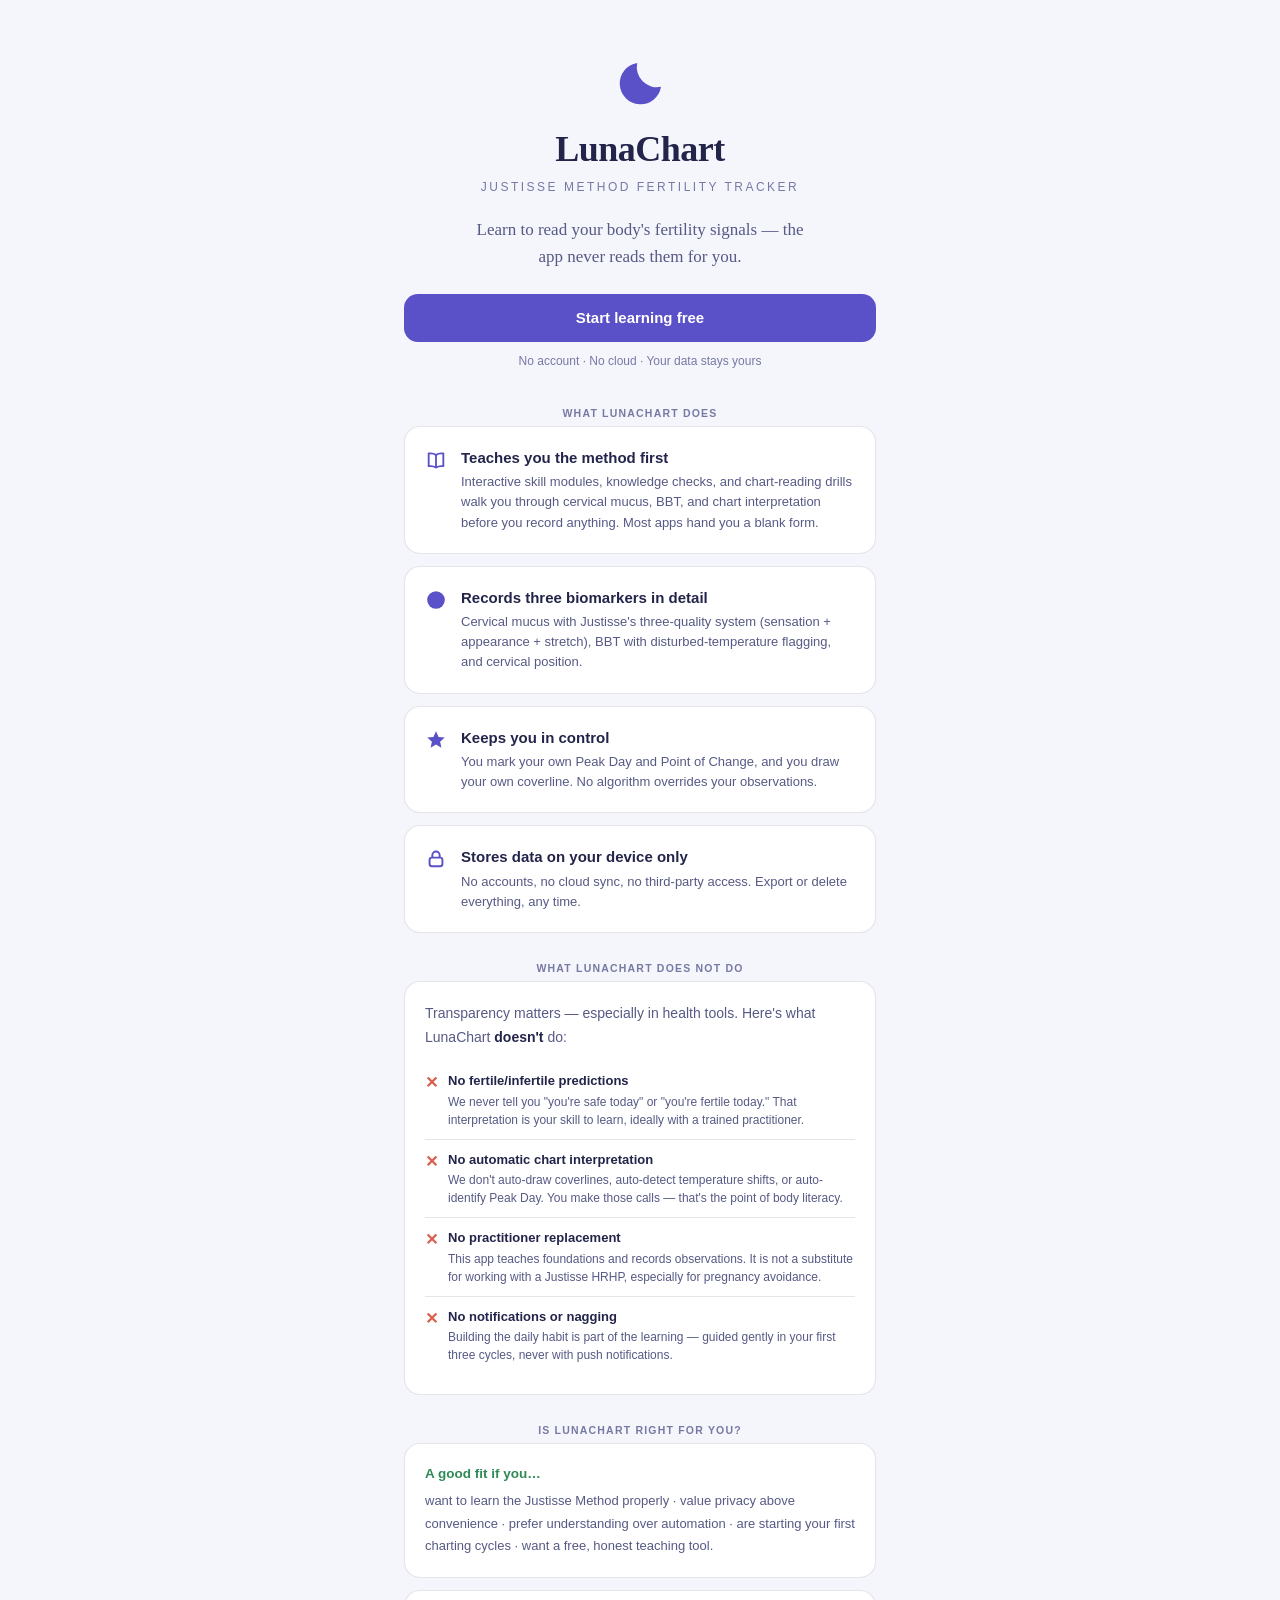
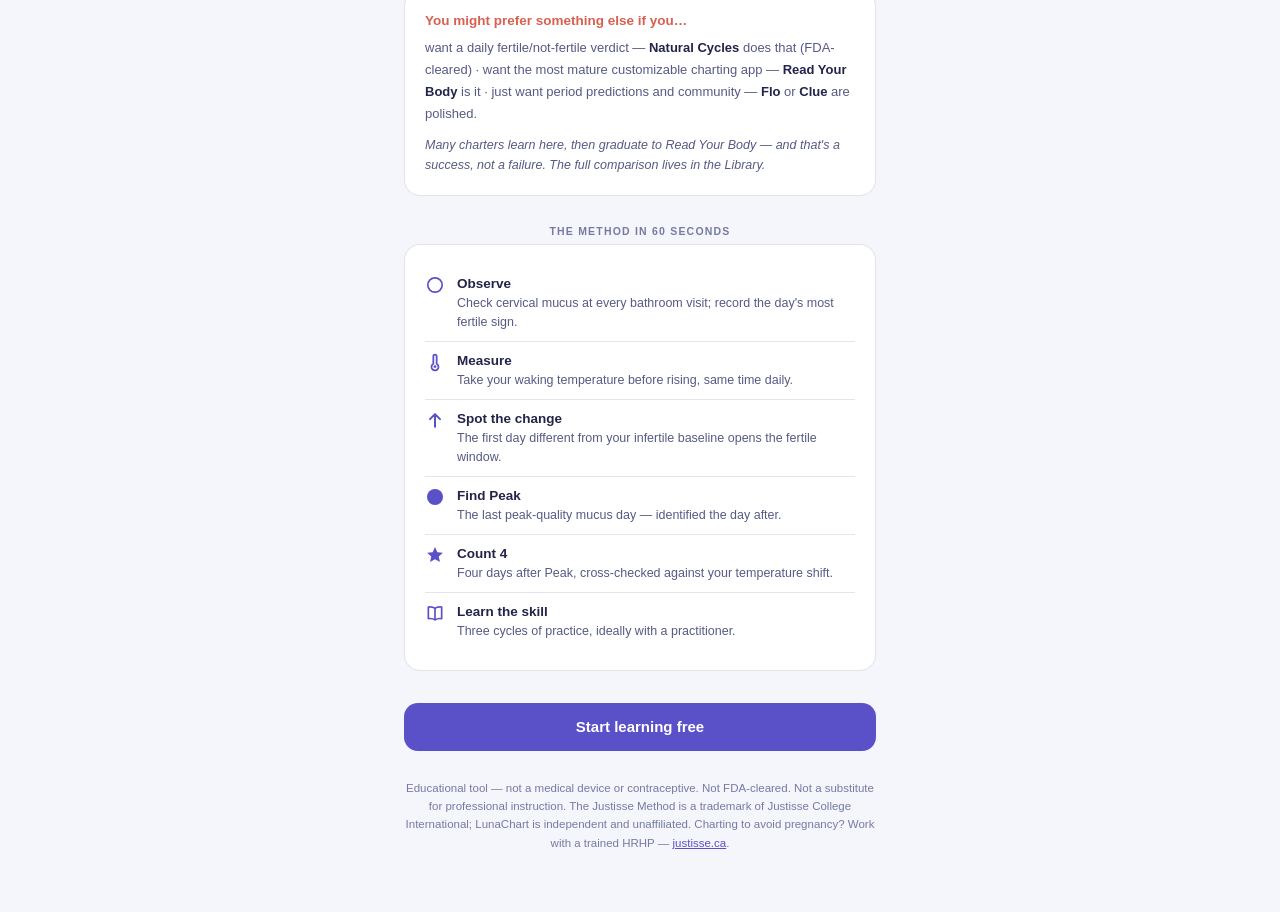
<file: index.html>
<!DOCTYPE html>
<html lang="en">
<head>
  <meta charset="UTF-8">
  <meta name="viewport" content="width=device-width, initial-scale=1.0, viewport-fit=cover">
  <meta name="description" content="LunaChart — A privacy-first Justisse Method fertility awareness tracker. Learn to read your body's fertility signals with science-backed education.">
  <meta name="theme-color" media="(prefers-color-scheme: dark)" content="#12142B">
  <meta name="theme-color" media="(prefers-color-scheme: light)" content="#F5F5FC">
  <meta name="apple-mobile-web-app-capable" content="yes">
  <meta name="apple-mobile-web-app-status-bar-style" content="black-translucent">
  <link rel="manifest" href="manifest.json">
  <link rel="icon" href="icon-192.png">
  <link rel="apple-touch-icon" href="apple-touch-icon.png">
  <title>LunaChart — Fertility Awareness Tracker</title>
  <script>
  // Theme boot: apply saved theme before first paint (no flash)
  try{
    var s=JSON.parse(localStorage.getItem('lc-settings')||'{}');
    if(s.theme==='night')document.documentElement.dataset.theme='dark';
    else if(s.theme==='day')document.documentElement.dataset.theme='light';
  }catch(e){}
  </script>
  <style>
/* ============================================================
   LUNAR DESIGN TOKENS
   Night (dark) is the base theme; Day (light) via media query.
   [data-theme="dark"|"light"] on <html> forces either
   (Settings: System / Night / Day).
   ============================================================ */
:root{
  --bg:#12142B; --sur:#1A1D3A; --sur2:#232750; --line:rgba(169,164,242,.16);
  --ink:#ECEDF9; --ink2:#A6A9CE; --ink3:#8286AD;
  --acc:#A9A2F2; --acc-ink:#14122E; --acc-soft:rgba(169,162,242,.14);
  --coral:#F2907E; --coral-soft:rgba(242,144,126,.14);
  --gold:#E4C489; --ok:#8CD3A4; --ok-soft:rgba(140,211,164,.14); --bad:#E77B6C;
  --m-dry:#8B8FB0; --m-moist:#8FB7D9; --m-wet:#64AEDF; --m-peak:#7FE0EF;
  --blood:#E4685C;
  --shadow:0 24px 60px rgba(0,0,0,.5);
  --serif:ui-serif,"New York",Georgia,'Times New Roman',serif;
  --sans:-apple-system,BlinkMacSystemFont,"SF Pro Text","Segoe UI",Roboto,Helvetica,Arial,sans-serif;
}
@media (prefers-color-scheme: light){
  :root{
    --bg:#F5F5FC; --sur:#FFFFFF; --sur2:#ECEDF8; --line:rgba(35,36,74,.12);
    --ink:#23244A; --ink2:#565A85; --ink3:#767AA3;
    --acc:#5A50C7; --acc-ink:#FFFFFF; --acc-soft:rgba(90,80,199,.10);
    --coral:#D9604F; --coral-soft:rgba(217,96,79,.12);
    --gold:#A97F2E; --ok:#2E8B57; --ok-soft:rgba(46,139,87,.12); --bad:#C7513F;
    --m-dry:#8A8DA8; --m-moist:#5B93BD; --m-wet:#2F7EB8; --m-peak:#188FAB;
    --blood:#C74A3C;
    --shadow:0 20px 50px rgba(35,36,74,.18);
  }
}
[data-theme="dark"]{
  --bg:#12142B; --sur:#1A1D3A; --sur2:#232750; --line:rgba(169,164,242,.16);
  --ink:#ECEDF9; --ink2:#A6A9CE; --ink3:#8286AD;
  --acc:#A9A2F2; --acc-ink:#14122E; --acc-soft:rgba(169,162,242,.14);
  --coral:#F2907E; --coral-soft:rgba(242,144,126,.14);
  --gold:#E4C489; --ok:#8CD3A4; --ok-soft:rgba(140,211,164,.14); --bad:#E77B6C;
  --m-dry:#8B8FB0; --m-moist:#8FB7D9; --m-wet:#64AEDF; --m-peak:#7FE0EF;
  --blood:#E4685C;
  --shadow:0 24px 60px rgba(0,0,0,.5);
}
[data-theme="light"]{
  --bg:#F5F5FC; --sur:#FFFFFF; --sur2:#ECEDF8; --line:rgba(35,36,74,.12);
  --ink:#23244A; --ink2:#565A85; --ink3:#767AA3;
  --acc:#5A50C7; --acc-ink:#FFFFFF; --acc-soft:rgba(90,80,199,.10);
  --coral:#D9604F; --coral-soft:rgba(217,96,79,.12);
  --gold:#A97F2E; --ok:#2E8B57; --ok-soft:rgba(46,139,87,.12); --bad:#C7513F;
  --m-dry:#8A8DA8; --m-moist:#5B93BD; --m-wet:#2F7EB8; --m-peak:#188FAB;
  --blood:#C74A3C;
  --shadow:0 20px 50px rgba(35,36,74,.18);
}

/* ============================================================
   LUNAR COMPONENT STYLES
   Ported from the approved mockup; adapted from phone-frame
   to real viewport (safe areas, fixed tab bar, 520px column).
   ============================================================ */
*{box-sizing:border-box;margin:0;padding:0}
html{-webkit-text-size-adjust:100%}
body{background:var(--bg);color:var(--ink);font-family:var(--sans);line-height:1.5;-webkit-font-smoothing:antialiased;-webkit-tap-highlight-color:transparent}
button{font-family:inherit;cursor:pointer;border:none;background:none;color:inherit;font-size:inherit}
a{color:var(--acc)}
:focus-visible{outline:2px solid var(--acc);outline-offset:2px;border-radius:6px}
@media (prefers-reduced-motion:reduce){*,*::before,*::after{transition:none !important;animation:none !important}}

/* app frame */
.app{max-width:520px;margin:0 auto;min-height:100vh;min-height:100dvh}
.page{padding:calc(env(safe-area-inset-top,0px) + 18px) 20px calc(env(safe-area-inset-bottom,0px) + 108px);animation:fin .35s ease}
@keyframes fin{from{opacity:0;transform:translateY(6px)}to{opacity:1;transform:none}}
.ltitle{font-size:31px;font-weight:800;letter-spacing:-.7px;line-height:1.1}
.lsub{font-size:14px;color:var(--ink2);margin-top:3px}
.crow{display:flex;align-items:center;justify-content:space-between;gap:10px}
.serif{font-family:var(--serif)}

/* tab bar */
.ptab{position:fixed;left:50%;transform:translateX(-50%);bottom:0;width:100%;max-width:520px;z-index:40;display:flex;padding:10px 8px calc(env(safe-area-inset-bottom,0px) + 10px);background:color-mix(in srgb,var(--bg) 80%,transparent);backdrop-filter:blur(18px);-webkit-backdrop-filter:blur(18px);border-top:1px solid var(--line)}
@supports not (background:color-mix(in srgb,red 50%,blue)){.ptab{background:var(--bg)}}
.ptab button{flex:1;display:flex;flex-direction:column;align-items:center;gap:3px;font-size:10px;font-weight:600;color:var(--ink3);padding:4px 0;min-height:44px}
.ptab button svg{width:23px;height:23px}
.ptab button[aria-current="true"]{color:var(--acc)}

/* cards & labels */
.card{background:var(--sur);border:1px solid var(--line);border-radius:18px;padding:16px;margin-top:12px}
.card h2,.card h3,.card h4{font-size:15px;font-weight:700;letter-spacing:-.2px}
.card .sum{font-size:12.5px;color:var(--ink2)}
.klabel{font-size:10.5px;font-weight:700;letter-spacing:1.2px;text-transform:uppercase;color:var(--ink3)}
.hero-card{border-color:var(--acc);background:linear-gradient(135deg,var(--acc-soft),var(--sur))}

/* chips */
.chips{display:flex;gap:8px;flex-wrap:wrap;margin-top:10px}
.chip{display:inline-flex;align-items:center;gap:6px;padding:10px 14px;min-height:40px;border-radius:12px;border:1px solid var(--line);background:var(--bg);color:var(--ink2);font-size:13px;font-weight:600;transition:all .18s}
.chip:hover{border-color:var(--acc)}
.chip.on,.chip[aria-pressed="true"]{background:var(--acc);border-color:var(--acc);color:var(--acc-ink)}
.chip .dot{width:8px;height:8px;border-radius:50%;flex:0 0 auto}
.chip-sm{min-height:36px;padding:6px 12px}

/* segmented */
.seg{display:flex;background:var(--sur2);border-radius:11px;padding:3px;gap:2px;margin-top:10px}
.seg button{flex:1;font-size:12.5px;font-weight:600;padding:9px 4px;min-height:38px;border-radius:9px;color:var(--ink2);transition:all .18s}
.seg button.on,.seg button[aria-pressed="true"]{background:var(--sur);color:var(--ink);box-shadow:0 1px 4px rgba(0,0,0,.25)}
[data-theme="light"] .seg button.on,[data-theme="light"] .seg button[aria-pressed="true"]{box-shadow:0 1px 4px rgba(35,36,74,.16)}

/* rows */
.mrow{display:flex;align-items:center;gap:12px;width:100%;text-align:left;padding:13px 2px;min-height:52px;border-radius:12px;color:var(--ink)}
.mrow + .mrow{border-top:1px solid var(--line)}
.mrow:hover{background:var(--acc-soft)}
.mrow.on{background:var(--acc-soft)}
.mrow .ic{width:34px;height:34px;border-radius:10px;display:flex;align-items:center;justify-content:center;flex:0 0 auto}
.mrow b{font-size:14.5px;font-weight:600;display:block}
.mrow small{font-size:12px;color:var(--ink2);display:block;margin-top:1px}
.chev{color:var(--ink3);flex:0 0 auto}

/* toggle row (Peak / PoC) */
.trow{display:flex;align-items:center;gap:12px;width:100%;text-align:left;background:var(--sur);border:1px solid var(--line);border-radius:16px;padding:14px 16px;min-height:56px;color:var(--ink);transition:all .18s;margin-top:10px}
.trow .tog{margin-left:auto;width:50px;height:30px;border-radius:16px;background:var(--sur2);position:relative;flex:0 0 auto;transition:background .18s}
.trow .tog::after{content:"";position:absolute;top:3px;left:3px;width:24px;height:24px;border-radius:50%;background:#fff;box-shadow:0 1px 3px rgba(0,0,0,.3);transition:left .18s}
.trow.on{border-color:var(--coral)}
.trow.on .tog{background:var(--coral)}
.trow.on .tog::after{left:23px}
.trow b{font-size:14.5px;font-weight:700;display:block}
.trow small{font-size:11.5px;color:var(--ink2);display:block}
.trow .ic{width:34px;height:34px;border-radius:10px;display:flex;align-items:center;justify-content:center;flex:0 0 auto}

/* buttons */
.btn-a{display:inline-flex;align-items:center;justify-content:center;gap:8px;background:var(--acc);color:var(--acc-ink);font-size:15px;font-weight:700;padding:14px 22px;min-height:48px;border-radius:14px;width:100%;transition:transform .15s}
.btn-a:active{transform:scale(.98)}
.btn-g{display:inline-flex;align-items:center;justify-content:center;gap:8px;background:var(--acc-soft);color:var(--acc);font-size:14px;font-weight:700;padding:12px 18px;min-height:44px;border-radius:12px;width:100%}
.btn-coral{background:var(--coral);color:#fff}
.btn-quiet{background:var(--sur2);color:var(--ink2)}

/* notes / callouts */
.note{display:flex;gap:10px;background:var(--acc-soft);border-radius:12px;padding:12px 14px;margin-top:12px}
.note svg{width:18px;height:18px;flex:0 0 auto;color:var(--acc);margin-top:1px}
.note p{font-size:12.5px;color:var(--ink2);line-height:1.45}
.note p strong{color:var(--ink)}
.note.tip{border-left:3px solid var(--gold);border-radius:0 12px 12px 0}
.note.tip svg{color:var(--gold)}
.note.good{background:var(--ok-soft)}
.note.good svg{color:var(--ok)}
.note.warn{background:var(--coral-soft)}
.note.warn svg{color:var(--coral)}

/* misc */
.moonbadge{display:flex;align-items:center;gap:8px;background:var(--sur);border:1px solid var(--line);border-radius:100px;padding:7px 14px 7px 9px}
.moonbadge svg{width:22px;height:22px;color:var(--acc)}
.moonbadge b{font-size:12.5px;font-weight:700;display:block}
.moonbadge small{font-size:10.5px;color:var(--ink2);display:block;margin-top:-1px}
.pfield{width:100%;background:var(--sur2);border:1px solid transparent;border-radius:12px;padding:13px 14px;font-size:16px;color:var(--ink);font-family:var(--sans)}
.pfield:focus{outline:none;border-color:var(--acc)}
textarea.pfield{resize:vertical;min-height:56px;line-height:1.5}
.tabular{font-variant-numeric:tabular-nums}
.stepbtn{width:44px;height:44px;border-radius:12px;display:flex;align-items:center;justify-content:center;color:var(--acc);background:var(--sur);border:1px solid var(--line)}
.stepbtn:disabled{color:var(--ink3);opacity:.5}

/* toast */
.toast{position:fixed;left:50%;transform:translateX(-50%);bottom:calc(env(safe-area-inset-bottom,0px) + 96px);background:var(--sur2);border:1px solid var(--line);color:var(--ink);font-size:13px;font-weight:600;padding:10px 16px;border-radius:100px;display:flex;gap:12px;align-items:center;box-shadow:0 8px 24px rgba(0,0,0,.35);z-index:60}
.toast button{color:var(--acc);font-weight:700;font-size:13px;min-height:24px}

/* bottom sheet & dialogs */
.scrim{position:fixed;inset:0;background:rgba(4,5,16,.55);z-index:50;animation:scrimin .25s ease}
@keyframes scrimin{from{opacity:0}to{opacity:1}}
.sheet{position:fixed;left:50%;transform:translateX(-50%);bottom:0;width:100%;max-width:520px;background:var(--sur);border-radius:28px 28px 0 0;padding:10px 20px calc(env(safe-area-inset-bottom,0px) + 24px);z-index:55;box-shadow:0 -12px 40px rgba(0,0,0,.4);max-height:82dvh;overflow-y:auto;animation:sheetin .45s cubic-bezier(.32,1.22,.35,1)}
@keyframes sheetin{from{transform:translate(-50%,105%)}to{transform:translate(-50%,0)}}
.grab{width:40px;height:5px;border-radius:3px;background:var(--ink3);opacity:.5;margin:2px auto 14px}
.dialog-wrap{position:fixed;inset:0;z-index:55;display:flex;align-items:center;justify-content:center;padding:32px}
.dialog{background:var(--sur);border:1px solid var(--line);border-radius:20px;padding:22px;max-width:320px;width:100%;box-shadow:var(--shadow);animation:fin .2s ease}
.dialog h2{font-size:16px;font-weight:800;letter-spacing:-.2px}
.dialog p{font-size:13px;color:var(--ink2);margin-top:8px;line-height:1.5}
.dialog .acts{display:flex;flex-direction:column;gap:8px;margin-top:16px}

/* chart */
.chart-scroll{overflow-x:auto;margin:0 -16px;padding:0 16px;scrollbar-width:none;position:relative}
.chart-scroll::-webkit-scrollbar{display:none}
.legend{display:flex;gap:14px;flex-wrap:wrap;margin-top:12px}
.legend span{display:inline-flex;align-items:center;gap:6px;font-size:11px;color:var(--ink2);font-weight:600}
.legend i{width:10px;height:10px;border-radius:50%;display:inline-block}
.dd-grid{display:grid;grid-template-columns:1fr 1fr;gap:8px;margin-top:10px}
.dd-grid > div{background:var(--sur2);border-radius:12px;padding:10px 12px}
.dd-grid b{font-size:13.5px;font-weight:700;display:block;margin-top:3px}
.dd-grid .klabel{font-size:9.5px}
.cover-handle{position:absolute;right:2px;width:44px;height:44px;border-radius:50%;display:flex;align-items:center;justify-content:center;touch-action:none;cursor:grab;z-index:5}
.cover-handle::after{content:"";width:26px;height:26px;border-radius:50%;background:var(--coral);border:3px solid var(--sur);box-shadow:0 2px 8px rgba(0,0,0,.4)}
.cover-handle:active{cursor:grabbing}

/* onboarding */
.ob-wrap{min-height:100dvh;display:flex;flex-direction:column;padding:calc(env(safe-area-inset-top,0px) + 24px) 20px calc(env(safe-area-inset-bottom,0px) + 24px)}
.ob-pages{display:flex;transition:transform .45s cubic-bezier(.3,.9,.3,1);flex:1}
.ob-page{flex:0 0 100%;min-width:0;padding:0 2px}
.ob-clip{overflow:hidden;flex:1;display:flex}
.dots{display:flex;gap:6px;justify-content:center;margin-top:18px}
.dots i{width:7px;height:7px;border-radius:50%;background:var(--ink3);opacity:.4;transition:all .2s}
.dots i.on{background:var(--acc);opacity:1;width:20px;border-radius:4px}
.goal{display:flex;align-items:center;gap:14px;width:100%;text-align:left;background:var(--sur);border:1.5px solid var(--line);border-radius:16px;padding:15px 16px;min-height:64px;color:var(--ink);margin-top:10px;transition:all .18s}
.goal.on,.goal[aria-pressed="true"]{border-color:var(--acc);background:var(--acc-soft)}
.goal .ic{width:38px;height:38px;border-radius:12px;background:var(--sur2);display:flex;align-items:center;justify-content:center;color:var(--acc);flex:0 0 auto}
.goal.on .ic,.goal[aria-pressed="true"] .ic{background:var(--acc);color:var(--acc-ink)}
.goal b{font-size:15px;font-weight:700;display:block}
.goal small{font-size:12px;color:var(--ink2)}

/* learn */
.mod{display:flex;align-items:center;gap:14px;background:var(--sur);border:1px solid var(--line);border-radius:18px;padding:15px 16px;margin-top:10px;color:var(--ink);width:100%;text-align:left}
.ring{width:46px;height:46px;flex:0 0 auto;position:relative}
.ring svg.track{width:46px;height:46px;transform:rotate(-90deg)}
.ring .glyph{position:absolute;inset:0;display:flex;align-items:center;justify-content:center;color:var(--acc)}
.ring .glyph svg{width:20px;height:20px}
.quiz-opt{display:block;width:100%;text-align:left;background:var(--sur2);border:1.5px solid transparent;border-radius:12px;padding:12px 14px;min-height:46px;font-size:13.5px;font-weight:600;color:var(--ink);margin-top:8px;transition:all .18s}
.quiz-opt.good{border-color:var(--ok);background:var(--ok-soft)}
.quiz-opt.badpick{border-color:var(--bad);background:var(--coral-soft)}

/* glossary */
.term{background:var(--sur);border:1px solid var(--line);border-radius:14px;padding:13px 15px;margin-top:9px}
.term b{font-size:14.5px;font-weight:700}
.term p{font-size:12.5px;color:var(--ink2);margin-top:4px;line-height:1.45}
.term .klabel{color:var(--acc);letter-spacing:.8px;font-size:9.5px}

/* settings */
.set-group{background:var(--sur);border:1px solid var(--line);border-radius:18px;margin-top:12px;overflow:hidden}
.set-row{display:flex;align-items:center;gap:12px;width:100%;text-align:left;padding:13px 16px;min-height:52px;color:var(--ink)}
.set-row + .set-row{border-top:1px solid var(--line)}
.set-row .ic{width:30px;height:30px;border-radius:8px;display:flex;align-items:center;justify-content:center;flex:0 0 auto;color:#fff}
.set-row .ic svg{width:17px;height:17px}
.set-row b{font-size:14.5px;font-weight:600;flex:1}
.set-row small{font-size:12.5px;color:var(--ink2)}

/* drills */
.drill-day{display:flex;flex-direction:column;align-items:center;gap:6px;padding:8px 2px 6px;border-radius:10px;min-width:46px;flex:0 0 auto;border:1.5px solid transparent;transition:all .15s}
.drill-day:hover{background:var(--acc-soft)}
.drill-day.good{border-color:var(--ok);background:var(--ok-soft)}
.drill-day.badpick{border-color:var(--bad);background:var(--coral-soft)}
.drill-day svg{width:22px;height:22px}
.drill-day b{font-size:10px;color:var(--ink2);font-weight:600;font-variant-numeric:tabular-nums}
.drill-day span{font-size:9.5px;color:var(--ink2);text-align:center;line-height:1.25}

/* first cycle */
.fc-check{display:flex;align-items:center;gap:12px;padding:11px 2px;min-height:46px;width:100%;text-align:left;color:var(--ink)}
.fc-check + .fc-check{border-top:1px solid var(--line)}
.fc-check .box{width:24px;height:24px;border-radius:8px;border:2px solid var(--ink3);flex:0 0 auto;display:flex;align-items:center;justify-content:center;color:transparent;transition:all .15s}
.fc-check.on .box{background:var(--ok);border-color:var(--ok);color:#0B2416}
.fc-check span{font-size:14px;font-weight:600}
.fc-check.on span{color:var(--ink2);text-decoration:line-through}

/* review */
.rev-q{background:var(--sur);border:1px solid var(--line);border-radius:16px;padding:15px 16px;margin-top:10px}
.rev-q b{font-family:var(--serif);font-size:16px;font-weight:700;line-height:1.35;display:block}
.rev-q textarea{width:100%;background:var(--sur2);border:none;border-radius:10px;margin-top:10px;padding:11px 12px;font-size:16px;color:var(--ink);font-family:var(--sans);resize:none;min-height:54px;line-height:1.5}
.rev-q textarea:focus{outline:2px solid var(--acc)}

/* library / article */
.art h1{font-family:var(--serif);font-size:26px;font-weight:700;line-height:1.22;letter-spacing:-.2px;text-wrap:balance}
.art .body p{font-family:var(--serif);font-size:16.5px;line-height:1.75;color:var(--ink);margin-top:14px}
.art .body p strong{font-weight:700}
.art .body sup{color:var(--acc);font-weight:700;font-size:11px;cursor:pointer}
.cite{background:var(--sur2);border-left:3px solid var(--acc);border-radius:0 12px 12px 0;padding:10px 14px;margin-top:12px}
.cite p{font-size:12px;font-family:var(--sans);color:var(--ink2);line-height:1.5}
.srclist{margin-top:10px;display:flex;flex-direction:column;gap:8px}
.srclist a{font-size:13px;line-height:1.5;color:var(--acc);text-decoration:none}
.srclist a:hover{text-decoration:underline}

/* landing (web only) — token reskin of existing structure */
.land{padding:0 24px 40px}
.land .crd{background:var(--sur);border:1px solid var(--line);border-radius:16px;padding:20px;margin-bottom:12px}
.land table{border-collapse:collapse;width:100%}
.land th,.land td{padding:8px 6px;font-size:11px;border-bottom:1px solid var(--line);text-align:left;color:var(--ink2)}
.land th{color:var(--ink);font-weight:700}

/* chart thumb (settings export preview) */
.chart-thumb{background:var(--sur2);border:1px solid var(--line);border-radius:14px;padding:14px;margin-top:12px}

  </style>
</head>
<body>
  <div id="root"></div>
  <svg width="0" height="0" style="position:absolute" aria-hidden="true"><defs>
    <symbol id="i-moon" viewBox="0 0 24 24"><path fill="currentColor" d="M21 13.2A8.6 8.6 0 0 1 10.8 3 8.9 8.9 0 1 0 21 13.2z"/></symbol>
    <symbol id="m-new" viewBox="0 0 24 24"><circle cx="12" cy="12" r="8.6" fill="none" stroke="currentColor" stroke-width="2"/></symbol>
    <symbol id="m-cres" viewBox="0 0 24 24"><circle cx="12" cy="12" r="8.6" fill="none" stroke="currentColor" stroke-width="2"/><path fill="currentColor" d="M12 3.4a8.6 8.6 0 0 1 0 17.2 10.5 10.5 0 0 0 3.4-8.6A10.5 10.5 0 0 0 12 3.4z"/></symbol>
    <symbol id="m-half" viewBox="0 0 24 24"><circle cx="12" cy="12" r="8.6" fill="none" stroke="currentColor" stroke-width="2"/><path fill="currentColor" d="M12 3.4a8.6 8.6 0 0 1 0 17.2z"/></symbol>
    <symbol id="m-gib" viewBox="0 0 24 24"><circle cx="12" cy="12" r="8.6" fill="none" stroke="currentColor" stroke-width="2"/><path fill="currentColor" d="M12 3.4a8.6 8.6 0 0 1 0 17.2 5 5 0 0 1-2.5-8.6A5 5 0 0 1 12 3.4z"/></symbol>
    <symbol id="m-full" viewBox="0 0 24 24"><circle cx="12" cy="12" r="9.6" fill="currentColor"/></symbol>
    <symbol id="i-drop" viewBox="0 0 24 24"><path fill="currentColor" d="M12 2.7s6.8 7.3 6.8 12A6.8 6.8 0 0 1 5.2 14.7c0-4.7 6.8-12 6.8-12z"/></symbol>
    <symbol id="i-star" viewBox="0 0 24 24"><path fill="currentColor" d="m12 2.5 2.8 6.2 6.7.7-5 4.5 1.4 6.6L12 17l-5.9 3.5 1.4-6.6-5-4.5 6.7-.7z"/></symbol>
    <symbol id="i-up" viewBox="0 0 24 24"><path fill="none" stroke="currentColor" stroke-width="2.4" stroke-linecap="round" stroke-linejoin="round" d="M12 20V5m0 0-6 6m6-6 6 6"/></symbol>
    <symbol id="i-chart" viewBox="0 0 24 24"><path fill="none" stroke="currentColor" stroke-width="2.2" stroke-linecap="round" stroke-linejoin="round" d="M3 20h18M5 16l4-5 3 3 6-8"/><circle cx="18" cy="6" r="1.8" fill="currentColor"/></symbol>
    <symbol id="i-book" viewBox="0 0 24 24"><path fill="none" stroke="currentColor" stroke-width="2" stroke-linejoin="round" d="M12 6.5C10 4.8 7 4.5 4 4.8v13.9c3-.3 6 0 8 1.6 2-1.6 5-1.9 8-1.6V4.8c-3-.3-6 0-8 1.7z"/><path fill="none" stroke="currentColor" stroke-width="2" d="M12 6.5v13.8"/></symbol>
    <symbol id="i-lib" viewBox="0 0 24 24"><path fill="none" stroke="currentColor" stroke-width="2" stroke-linejoin="round" d="M5 4h4v16H5zM11 4h4v16h-4zM17.5 5.5l3.8 1-3.9 14-3.8-1z"/></symbol>
    <symbol id="i-gear" viewBox="0 0 24 24"><path fill="none" stroke="currentColor" stroke-width="2" stroke-linejoin="round" d="m10.3 4 .4-1.8h2.6l.4 1.8 1.7.7 1.6-1 1.8 1.9-.9 1.5.7 1.7 1.8.4v2.6l-1.8.4-.7 1.7 1 1.6-1.9 1.8-1.5-.9-1.7.7-.4 1.8h-2.6l-.4-1.8-1.7-.7-1.6 1-1.8-1.9.9-1.5-.7-1.7-1.8-.4v-2.6l1.8-.4.7-1.7-1-1.6 1.9-1.8 1.5.9z"/><circle cx="12" cy="12" r="3" fill="none" stroke="currentColor" stroke-width="2"/></symbol>
    <symbol id="i-share" viewBox="0 0 24 24"><path fill="none" stroke="currentColor" stroke-width="2.1" stroke-linecap="round" stroke-linejoin="round" d="M12 3v12m0-12L8 7m4-4 4 4M6 11H5a1 1 0 0 0-1 1v8a1 1 0 0 0 1 1h14a1 1 0 0 0 1-1v-8a1 1 0 0 0-1-1h-1"/></symbol>
    <symbol id="i-search" viewBox="0 0 24 24"><circle cx="10.5" cy="10.5" r="6.5" fill="none" stroke="currentColor" stroke-width="2.2"/><path stroke="currentColor" stroke-width="2.2" stroke-linecap="round" d="m15.5 15.5 5 5"/></symbol>
    <symbol id="i-chev" viewBox="0 0 24 24"><path fill="none" stroke="currentColor" stroke-width="2.4" stroke-linecap="round" stroke-linejoin="round" d="m9 5 7 7-7 7"/></symbol>
    <symbol id="i-back" viewBox="0 0 24 24"><path fill="none" stroke="currentColor" stroke-width="2.4" stroke-linecap="round" stroke-linejoin="round" d="M15 5l-7 7 7 7"/></symbol>
    <symbol id="i-check" viewBox="0 0 24 24"><path fill="none" stroke="currentColor" stroke-width="3" stroke-linecap="round" stroke-linejoin="round" d="m4.5 12.5 5 5 10-11"/></symbol>
    <symbol id="i-therm" viewBox="0 0 24 24"><path fill="none" stroke="currentColor" stroke-width="2.1" stroke-linecap="round" d="M10 14.2V5a2 2 0 0 1 4 0v9.2a4.2 4.2 0 1 1-4 0z"/><circle cx="12" cy="17.5" r="1.7" fill="currentColor"/></symbol>
    <symbol id="i-flag" viewBox="0 0 24 24"><path fill="none" stroke="currentColor" stroke-width="2.2" stroke-linecap="round" stroke-linejoin="round" d="M5 21V4m0 1h13l-2.5 4L18 13H5"/></symbol>
    <symbol id="i-lock" viewBox="0 0 24 24"><rect x="5" y="10.5" width="14" height="9.5" rx="2.5" fill="none" stroke="currentColor" stroke-width="2.1"/><path fill="none" stroke="currentColor" stroke-width="2.1" d="M8 10V7.8a4 4 0 0 1 8 0V10"/></symbol>
    <symbol id="i-heart" viewBox="0 0 24 24"><path fill="none" stroke="currentColor" stroke-width="2.1" stroke-linejoin="round" d="M12 20.5S3.5 15 3.5 9.3a4.6 4.6 0 0 1 8.5-2.5 4.6 4.6 0 0 1 8.5 2.5c0 5.7-8.5 11.2-8.5 11.2z"/></symbol>
    <symbol id="i-seed" viewBox="0 0 24 24"><path fill="none" stroke="currentColor" stroke-width="2.1" stroke-linecap="round" stroke-linejoin="round" d="M12 21v-8m0 0c0-4 3-7 8-7 0 4-3 7-8 7zm0 0c0-3-2.5-5.5-6.5-5.5C5.5 18.5 8 13 12 13z"/></symbol>
    <symbol id="i-x" viewBox="0 0 24 24"><path stroke="currentColor" stroke-width="2.4" stroke-linecap="round" d="M6 6l12 12M18 6L6 18"/></symbol>
  </defs></svg>

  <script src="vendor/react.production.min.js"></script>
  <script src="vendor/react-dom.production.min.js"></script>
  <script>
if (!window.storage) {
  window.storage = {
    get: async (k) => { const v = localStorage.getItem(k); return v ? { value: v } : null; },
    set: async (k, v) => { localStorage.setItem(k, v); },
    remove: async (k) => { localStorage.removeItem(k); },
  };
}
const PLATFORM = "web";
const BUILD = "69cbd39e";
const { useState, useEffect, useRef, useMemo, useCallback } = React;
// ===== src/content/articles.js =====
// ARTICLES - 14 evidence-based articles with inline [n] citations (carried over verbatim)
const ARTICLES = [
  {
    id:"what-is-justisse", cat:"Method Education", time:"12 min",
    for:"Beginners exploring natural fertility awareness",
    title:"What Is the Justisse Method? A Complete Guide to Science-Based Fertility Awareness",
    excerpt:"The Justisse Method teaches you to observe three biomarkers — cervical mucus, basal body temperature, and cervical position — to understand your fertility in real time, without hormones or algorithms.",
    kw:"justisse method, fertility awareness method, FAM, symptothermal method, body literacy, cervical mucus tracking, natural birth control",
    body:`The Justisse Method is a symptothermal fertility awareness method (FAM) founded in 1987 by Geraldine Matus, a Canadian practitioner whose work draws on midwifery, naturopathic medicine, and feminist health advocacy.[1] Unlike period prediction apps or the outdated rhythm method, Justisse teaches you to observe and interpret real-time biomarkers of fertility — primarily cervical mucus, basal body temperature (BBT), and optionally cervical position.[2]

**A Secular, Inclusive Approach**

One of Justisse's defining characteristics is that it is entirely secular.[1] While many fertility awareness methods have roots in religious natural family planning traditions, Justisse was developed specifically to serve all people regardless of ideology, offering reproductive health education grounded in science rather than doctrine.[3] The method can be used for four distinct purposes: body literacy (simply understanding your cycle), birth control, pregnancy achievement, or monitoring menstrual cycle health.[1]

**The Three Biomarkers**

Cervical mucus is the primary biomarker and the one Justisse places the most emphasis on. Produced by the cervix under the influence of rising estrogen, mucus changes in sensation, appearance, and stretchiness throughout the cycle — providing real-time, same-day information about fertility status.[2] The Justisse system uses a uniquely detailed categorization: you record sensation (dry, moist, wet, or slippery), appearance (nothing, cell slough, tacky, creamy, clear, egg-white, or watery), and stretchiness as three separate qualities.[4]

Basal body temperature (BBT) is your resting core temperature, taken each morning before any activity. After ovulation, progesterone causes a sustained temperature rise of roughly 0.2–0.5°C. This shift confirms that ovulation has already occurred — it cannot predict it in advance.[2]

Cervical position is an optional third biomarker. The cervix changes in height, texture, and openness throughout the cycle, moving higher, softer, and more open as ovulation approaches.[5]

**How the Fertile Window Is Identified**

In the Justisse system, your fertile window opens at your "point of change" — the first observation that differs from your Basic Infertile Pattern (BIP), your personal baseline of non-fertile observations.[4] The window closes on the evening of the fourth day after Peak Day (the last day of peak-quality mucus), provided the BBT shift has also been confirmed.[6] This "double-check" — requiring both mucus and temperature confirmation — is what makes symptothermal methods among the most effective forms of fertility awareness.[2]

**Effectiveness**

Research on symptothermal methods shows perfect-use effectiveness rates between 97.6% and 99.6%, with typical-use rates between 86.8% and 98.2%.[7][8] While no independent study has been conducted specifically on the Justisse Method, its guidelines are consistent with the symptothermal methods that have been evaluated, and its effectiveness is expected to fall within these ranges.[6]

**The Practitioner Model**

Justisse strongly recommends learning with a trained Holistic Reproductive Health Practitioner (HRHP), a graduate of Justisse College International.[3] These practitioners provide personalized chart reviews, one-on-one guidance, and support through the recommended minimum three-cycle learning period.[1] This practitioner-guided model is a key differentiator from self-taught approaches and algorithm-dependent apps.`,
    sources:[
      { n:1, t:"Matus, G. (2012). Justisse Method: Fertility Awareness and Body Literacy — A User's Guide. Justisse-Healthworks for Women.", u:"https://www.amazon.com/Justisse-Method-Fertility-Awareness-Literacy/dp/1469959267" },
      { n:2, t:"Duane, M., Stanford, J.B., Porucznik, C.A., & Vigil, P. (2022). Fertility Awareness-Based Methods for Women's Health and Family Planning. Frontiers in Medicine, 9, 858977.", u:"https://pmc.ncbi.nlm.nih.gov/articles/PMC9171018/" },
      { n:3, t:"Justisse College International. (2025). College Program — HRHP Training. justisse.ca.", u:"https://justisse.ca/college-program/" },
      { n:4, t:"Hartwig, C. (2024). Justisse Method Guide. Tempdrop Resources.", u:"https://www.tempdrop.com/blogs/resources/justisse-method-guide" },
      { n:5, t:"Choice Fertility. (2024). Fertility Awareness — The Justisse Method. choice-fertility.com.", u:"https://www.choice-fertility.com/fertility-awareness" },
      { n:6, t:"Justisse College International. (2023). Addendum to the User's Guide. justisse.ca.", u:"https://justisse.ca/wp-content/uploads/2023/08/2023-Addendum-to-the-Users-Guide.pdf" },
      { n:7, t:"Peragallo Urrutia, R., et al. (2018). Effectiveness of Fertility Awareness–Based Methods for Prevention of Pregnancy. Obstetrics & Gynecology, 132(3), 591–604.", u:"https://pubmed.ncbi.nlm.nih.gov/29995717/" },
      { n:8, t:"Frank-Herrmann, P., et al. (2007). The effectiveness of a fertility awareness based method to avoid pregnancy. Human Reproduction, 22(5), 1310–1319.", u:"https://pubmed.ncbi.nlm.nih.gov/17314078/" },
    ]
  },
  {
    id:"fam-not-rhythm", cat:"Myth Busting", time:"9 min",
    for:"Skeptics, healthcare providers, curious partners",
    title:"Fertility Awareness Is NOT the Rhythm Method — Here's the Science That Proves It",
    excerpt:"The rhythm method predicted ovulation from calendar math. Modern FAMs like Justisse track real-time biomarkers. The difference in accuracy is staggering.",
    kw:"rhythm method vs FAM, fertility awareness accuracy, natural family planning effectiveness, is FAM effective, FAM vs calendar method",
    body:`If you mention fertility awareness to most people — including many doctors — the immediate reaction is skepticism rooted in confusion with the rhythm method. This conflation is understandable historically but scientifically inaccurate, and it leaves millions of people without access to a legitimate, evidence-based contraceptive option.[1]

**The Rhythm Method: What It Actually Was**

The rhythm method (also called the Ogino-Knaus method) emerged in the 1930s from the observation that ovulation tends to occur approximately 14 days before menstruation.[2] Users calculated their predicted fertile window by subtracting fixed numbers from their shortest and longest recent cycle lengths. The critical flaw was assuming that past cycle regularity predicted future ovulation timing — which it often doesn't.[1]

Calendar-based methods carry a typical-use failure rate of approximately 12–25%, depending on the specific calculation used.[3] This poor performance gave natural methods a lasting reputation for unreliability.

**What Changed: Real-Time Biomarker Tracking**

Modern fertility awareness-based methods (FABMs) like the Justisse Method don't predict anything — they observe what is actually happening in the body on each given day.[4] Cervical mucus changes in response to rising estrogen days before ovulation, providing a real-time signal that fertility is approaching.[1] A sustained rise in BBT confirms after the fact that ovulation has passed.[2]

This observation-based approach adapts automatically to every cycle, regardless of length or regularity. Whether you ovulate on day 12, day 22, or day 40, the biomarkers tell you where you are.[4]

**The Numbers**

Symptothermal methods (combining mucus and temperature) show perfect-use effectiveness of 97.6–99.6% and typical-use effectiveness of 86.8–98.2%.[3][5] The strongest evidence comes from a German prospective study of the Sensiplan method, which found a perfect-use Pearl Index of 0.4 (99.6% effective) across 17,638 cycles.[5]

For context, combined oral contraceptives have a typical-use failure rate of approximately 7%, and condoms approximately 13%.[6] Well-taught symptothermal methods are competitive with — and in perfect use can exceed — hormonal contraception.

**Why Doctors Don't Know This**

Research shows that only 4% of physicians have received any formal training in FABMs, and only 6% have correct knowledge about their effectiveness.[1] Medical curricula overwhelmingly focus on pharmaceutical and device-based contraception, leaving a significant knowledge gap that perpetuates outdated misconceptions about fertility awareness.[2]

**The Vital Sign Recognition**

The American College of Obstetricians and Gynecologists has recognized the menstrual cycle as a "fifth vital sign" — an indicator of overall health that deserves monitoring and clinical attention, just like heart rate or blood pressure.[7] This recognition aligns with the FAM philosophy that understanding your cycle is a form of fundamental health literacy, not a fringe practice.`,
    sources:[
      { n:1, t:"Duane, M., Stanford, J.B., et al. (2022). Fertility Awareness-Based Methods for Women's Health and Family Planning. Frontiers in Medicine, 9, 858977.", u:"https://pmc.ncbi.nlm.nih.gov/articles/PMC9171018/" },
      { n:2, t:"FACTS About Fertility. (2025). Types of FABMs. factsaboutfertility.org.", u:"https://www.factsaboutfertility.org/what-is-charting/types-of-fabms/" },
      { n:3, t:"Peragallo Urrutia, R., et al. (2018). Effectiveness of Fertility Awareness–Based Methods. Obstetrics & Gynecology, 132(3), 591–604.", u:"https://pubmed.ncbi.nlm.nih.gov/29995717/" },
      { n:4, t:"Justisse College International. (2025). Chart Your Cycle. justisse.ca.", u:"https://justisse.ca/chart-your-cycle/" },
      { n:5, t:"Frank-Herrmann, P., et al. (2007). Effectiveness of a fertility awareness based method. Human Reproduction, 22(5), 1310–1319.", u:"https://pubmed.ncbi.nlm.nih.gov/17314078/" },
      { n:6, t:"Trussell, J. (2011). Contraceptive failure in the United States. Contraception, 83(5), 397–404.", u:"https://pubmed.ncbi.nlm.nih.gov/21477680/" },
      { n:7, t:"ACOG Committee Opinion No. 651 (2015). Menstruation in Girls and Adolescents: Using the Menstrual Cycle as a Vital Sign.", u:"https://www.acog.org/clinical/clinical-guidance/committee-opinion/articles/2015/12/menstruation-in-girls-and-adolescents-using-the-menstrual-cycle-as-a-vital-sign" },
    ]
  },
  {
    id:"coming-off-pill", cat:"Transition Guide", time:"11 min",
    for:"People aged 20–35 leaving hormonal birth control",
    title:"Coming Off the Pill? Your Complete Guide to Charting After Hormonal Birth Control",
    excerpt:"Your first post-pill cycles can be confusing. Here's exactly what to expect, when to start charting, and why the Justisse Method handles this transition better than any app.",
    kw:"coming off birth control, post pill cycle, stopping hormonal contraception, FAM after pill, irregular cycles after birth control, Justisse postpill",
    body:`The decision to stop hormonal birth control is increasingly common — driven by concerns about side effects, a desire for body autonomy, or simply wanting to understand natural cycles. But the transition period can feel disorienting, and this is precisely when prediction-based apps are least reliable.[1]

**What Happens When You Stop**

Hormonal contraceptives work by suppressing the hypothalamic-pituitary-ovarian (HPO) axis — the communication pathway between your brain and ovaries that orchestrates ovulation.[2] When you stop, this axis needs time to re-establish normal signaling. Some people ovulate within the first cycle off hormones; others may take 3–6 months or longer, particularly after long-term use of injectable contraceptives like Depo-Provera.[2]

Your first bleed after stopping is typically a "withdrawal bleed" — caused by hormone withdrawal rather than by the natural progesterone drop that follows ovulation.[3] This means your first "period" isn't a true menstruation, and it tells you nothing about whether or when you'll ovulate.

**Why Apps Fail During This Phase**

Period prediction apps rely on historical cycle data to forecast future patterns. When you're coming off hormonal contraception, you have no recent natural cycle history — only artificially regular pill bleeds that bear no relationship to your body's natural rhythm.[1] An app that predicts "ovulation on day 14" based on your pill-bleed history could be dangerously wrong.

Even temperature-only apps like Natural Cycles assign many cautious "red days" during this transition because their algorithms lack sufficient data, which can be frustrating for users.[4]

**Why Justisse Excels Here**

The Justisse Method works from day one because it observes what is happening rather than predicting what should happen.[5] You can begin charting the day after your last active pill (or the day your patch/ring is removed) by taking your BBT and observing cervical mucus at each bathroom visit.

During the transition, a Justisse practitioner can help you distinguish between fertile cervical mucus (indicating approaching ovulation), non-fertile discharge (common during hormonal adjustment), and cell slough (which may be more prominent during this period).[3]

**What to Expect: A Realistic Timeline**

Cycles 1–2 after stopping may feature irregular bleeding, confusing mucus patterns, or anovulatory cycles (cycles where no ovulation occurs). Chart everything without judgment — this data is valuable even when the patterns don't yet look textbook.[3]

Cycles 3–6 typically show emerging patterns. Most people begin identifying their Basic Infertile Pattern and recognizing the point-of-change that signals fertility.[5]

Cycles 6+ with consistent charting and practitioner support, most users have sufficient skill and cycle data to chart confidently, whether for avoidance or achievement.[5]

**The Conservative Approach**

During the learning phase — and especially during the post-hormonal transition — the Justisse guidelines are deliberately conservative.[3] You may have more days categorized as "potentially fertile" than you will once patterns are established. This conservatism is a feature, not a bug: it protects you while your body (and your observational skills) are still calibrating.

**Specific Considerations by Contraceptive Type**

After combined pills, patches, or rings, most people see a return to ovulation within 1–3 cycles. After hormonal IUDs (like Mirena), the timeline is similar, though localized effects on cervical mucus may take slightly longer to resolve. After Depo-Provera injections, return to fertility can take 6–18 months, and charting during this extended transition requires particular patience and practitioner guidance.[2]`,
    sources:[
      { n:1, t:"Moglia, M.L., et al. (2016). Evaluation of Smartphone Cycle Tracking Applications. Obstetrics & Gynecology, 127(6), 1153–1160.", u:"https://pubmed.ncbi.nlm.nih.gov/27159760/" },
      { n:2, t:"Duane, M., Stanford, J.B., et al. (2022). Fertility Awareness-Based Methods for Women's Health and Family Planning. Frontiers in Medicine, 9, 858977.", u:"https://pmc.ncbi.nlm.nih.gov/articles/PMC9171018/" },
      { n:3, t:"Matus, G. (2012). Justisse Method: Fertility Awareness and Body Literacy — A User's Guide.", u:"https://www.amazon.com/Justisse-Method-Fertility-Awareness-Literacy/dp/1469959267" },
      { n:4, t:"Fertility Awareness Project. (2025). Choosing Apps and Thermometers. fertilityawarenessproject.ca.", u:"https://fertilityawarenessproject.ca/blog/choosing-apps-and-thermometers" },
      { n:5, t:"Justisse College International. (2025). Chart Your Cycle. justisse.ca.", u:"https://justisse.ca/chart-your-cycle/" },
    ]
  },
  {
    id:"apps-get-it-wrong", cat:"Technology", time:"10 min",
    for:"Current app users frustrated with inaccurate predictions",
    title:"Why Most Fertility Apps Get Your Fertile Window Wrong — and What Actually Works",
    excerpt:"A 2016 study found most fertility apps inaccurately predicted the fertile window. Here's why prediction fails, and how observation-based charting delivers real accuracy.",
    kw:"fertility app accuracy, best fertility app, Natural Cycles accuracy, period tracker accuracy, FAM app comparison, fertility prediction wrong",
    body:`The femtech industry has exploded — by 2016, over 200 million women were using menstrual tracking applications.[1] But a critical question often goes unasked: are these apps actually accurate?

**The Research Is Damning**

Two landmark 2016 studies evaluated dozens of fertility tracking apps and found that the vast majority were inaccurate at predicting the fertile window.[1][2] Most apps used calendar calculations — essentially digital rhythm methods dressed in modern interfaces. They predicted ovulation based on averages (typically assuming day 14 of a 28-day cycle) or on past cycle lengths, neither of which reliably indicates when ovulation actually occurs in any given cycle.[3]

A 2024 review from the American College of Obstetricians and Gynecologists (ACOG) examined popular cycle tracking apps and explicitly stated that the apps evaluated should not be used as primary tools for pregnancy prevention or achievement.[3]

**Temperature-Only Apps: Better but Incomplete**

Natural Cycles, the first FDA-cleared "digital contraceptive," uses a proprietary BBT algorithm to classify days as "red" (potentially fertile) or "green" (not fertile).[4] This is more scientifically grounded than calendar prediction, but temperature has a fundamental limitation: it can only confirm ovulation after it has already happened.[5] It cannot detect the approach of fertility in real time.

To compensate for this blind spot, the algorithm assigns conservative "red days" early in the cycle — often 10 or more per cycle.[6] This means fewer usable "green days" than many users expect. And for anyone with irregular cycles, disrupted sleep, or post-hormonal transitions, the algorithm's predictions become even less reliable.

**The Core Problem: Predictions vs. Observations**

The fundamental philosophical divide in fertility tracking is between prediction (what an algorithm thinks should happen based on past data) and observation (what your body is actually doing today).[7]

Cervical mucus provides real-time, same-day information about estrogen activity and approaching fertility. No algorithm can replicate this signal because it's unique to each cycle and responsive to factors (stress, illness, travel) that no app can measure.[5]

**What a Good Charting Tool Looks Like**

A genuine fertility charting app should record your observations without overriding them with predictions, support manual identification of peak day, coverline, and temperature shift, not claim to evaluate your fertility status for you, allow customizable categories for your chosen method, and not lock your data behind subscriptions.[6]

Apps like Read Your Body follow these principles — functioning as a recording and visualization tool rather than a prediction engine.[8] The Justisse Method can be charted with Read Your Body or with paper charts, because the intelligence lives in your observations and method knowledge, not in software.

**The Bottom Line**

An algorithm cannot replace awareness, just as an app cannot substitute an experienced teacher.[7] If you want genuine accuracy in fertility identification, you need to learn to observe your body's signals — and use technology as a convenient notebook, not a crystal ball.`,
    sources:[
      { n:1, t:"Moglia, M.L., et al. (2016). Evaluation of Smartphone Cycle Tracking Applications. Obstetrics & Gynecology, 127(6), 1153–1160.", u:"https://pubmed.ncbi.nlm.nih.gov/27159760/" },
      { n:2, t:"Duane, M., et al. (2016). Fertility Awareness-Based Methods for Natural Family Planning. J Am Board Fam Med, 29(4), 508–511.", u:"https://pubmed.ncbi.nlm.nih.gov/27256939/" },
      { n:3, t:"Natural Womanhood. (2024). New Cycle Tracking App Study Risks Misleading Many.", u:"https://naturalwomanhood.org/new-cycle-tracking-app-study-risks-misleading-many/" },
      { n:4, t:"FDA. (2018). De Novo Classification Request for Natural Cycles.", u:"https://www.accessdata.fda.gov/cdrh_docs/reviews/DEN170052.pdf" },
      { n:5, t:"Duane, M., Stanford, J.B., et al. (2022). Fertility Awareness-Based Methods. Frontiers in Medicine, 9, 858977.", u:"https://pmc.ncbi.nlm.nih.gov/articles/PMC9171018/" },
      { n:6, t:"Fertility Awareness Project. (2025). Choosing Apps and Thermometers.", u:"https://fertilityawarenessproject.ca/blog/choosing-apps-and-thermometers" },
      { n:7, t:"Justisse College International. (2025). Chart Your Cycle.", u:"https://justisse.ca/chart-your-cycle/" },
      { n:8, t:"Read Your Body. (2024). Cervical Fluid Tracking.", u:"https://readyourbody.com/cervical-fluid/" },
    ]
  },
  {
    id:"cervical-mucus-guide", cat:"How-To", time:"14 min",
    for:"New charters learning to observe and record mucus",
    title:"The Complete Guide to Observing Cervical Mucus with the Justisse Method",
    excerpt:"Cervical mucus is the most important fertility biomarker. Here's exactly how to check it, what to look for, and how Justisse's three-quality system creates unmatched precision.",
    kw:"cervical mucus tracking, how to check cervical mucus, fertile mucus, egg white cervical mucus, cervical fluid charting, Justisse mucus categories",
    body:`Of all the biomarkers tracked in fertility awareness, cervical mucus is the most important. It's the only sign that provides real-time, same-day information about your fertility status — telling you that ovulation is approaching before it happens, something temperature cannot do.[1]

**Why Mucus Matters Biologically**

Cervical mucus is a hydrogel produced by glands in the cervix.[2] Under the influence of rising estrogen in the days before ovulation, the cervix produces increasingly fluid, stretchy, and alkaline mucus that performs three critical functions: it neutralizes the normally acidic vaginal environment (which would otherwise kill sperm within hours), it provides a transport medium that guides sperm toward the fallopian tubes, and it creates storage crypts where sperm can survive for up to five days.[1][2]

Without fertile-quality mucus, conception is extremely unlikely regardless of timing. This is why mucus quality is relevant for both avoidance and achievement of pregnancy.

**The Justisse Observational Routine**

In the Justisse Method, you check for mucus every time you use the bathroom throughout the day.[3] The technique involves wiping from front to back with toilet paper (before and after urinating) and paying attention to three distinct qualities:

Sensation — What did you feel as the paper crossed the perineal body? The options are dry (no moisture), moist (slight dampness), wet (distinct wetness), or slippery/lubricative (the paper glides with no friction). Sensation is particularly important because it's sometimes the only detectable sign when mucus volume is low.[3][4]

Appearance — What did you see on the paper? Categories include nothing, cell slough (pasty or crumbly white/yellow material), tacky (sticky, opaque), creamy (white, lotion-like), clear (translucent), egg-white (clear and notably stretchy), or watery (thin, transparent).[3]

Stretchiness — If you collected mucus between your fingers, does it stretch? Tacky mucus breaks immediately. Fertile mucus can stretch 1 cm or more. Peak-quality mucus often stretches 3+ cm before breaking.[3][4]

**Recording: The Most-Fertile Rule**

At the end of each day, you chart the single most fertile observation from the entire day. If you observed dry mucus in the morning, creamy mucus at noon, and clear stretchy mucus in the evening, you record clear/stretchy. This conservative rule ensures no fertile observation is missed.[3]

**Identifying Peak Day**

Peak Day is the last day you observe peak-quality cervical mucus — mucus that is clear, stretchy, wet, slippery, or lubricative.[3][5] Critically, you won't know it's Peak Day on that day. You'll identify it the following day when the quality changes or mucus disappears. In the Justisse Method, you then count four days after Peak Day before declaring the post-ovulatory infertile phase.[4]

**Your Basic Infertile Pattern (BIP)**

Over several cycles of charting, you'll identify your personal baseline — what your body looks and feels like on infertile days. Some people are consistently dry (BIP of "D0"). Others have a regular pattern of non-fertile discharge or cell slough. Any change from your BIP is your "point of change" and signals the opening of the fertile window.[3][6]

**Cell Slough vs. Fertile Mucus**

One of the trickiest distinctions for new charters is telling cell slough from fertile mucus. Cell slough appears as white or yellowish-white staining on underwear, feels pasty or crumbly, and typically cannot be finger-tested for stretchiness.[6] When this is a habitual observation, it is not considered a fertile sign — but the charter needs to establish through several cycles that this is their typical pattern and not cycle-phase-dependent.[6]

**Common Mistakes to Avoid**

Only checking once daily (check every bathroom visit and chart the most fertile), confusing arousal fluid with cervical mucus (arousal fluid dissipates quickly and doesn't sustain stretchiness), and skipping observations during bleeding (mucus can be present during menstruation, masked by blood).[3]`,
    sources:[
      { n:1, t:"Duane, M., Stanford, J.B., et al. (2022). Fertility Awareness-Based Methods. Frontiers in Medicine, 9, 858977.", u:"https://pmc.ncbi.nlm.nih.gov/articles/PMC9171018/" },
      { n:2, t:"Bigelow, J.L., et al. (2004). Mucus observations in the fertile window. Human Reproduction, 19(4), 889–892.", u:"https://pubmed.ncbi.nlm.nih.gov/14990542/" },
      { n:3, t:"Matus, G. (2012). Justisse Method: Fertility Awareness and Body Literacy — A User's Guide.", u:"https://www.amazon.com/Justisse-Method-Fertility-Awareness-Literacy/dp/1469959267" },
      { n:4, t:"Blue Poppy Health. (2016). What Is the Justisse Method?", u:"https://bluepoppyhealth.com/what-is-the-justisse-method/" },
      { n:5, t:"Fertility Friday. (2017). The 4 Rules for Using FAM for Birth Control.", u:"https://www.fertilityfriday.com/the-4-rules-for-using-the-fertility-awareness-method-for-birth-control/" },
      { n:6, t:"Justisse College International. (2023). Addendum to the User's Guide.", u:"https://justisse.ca/wp-content/uploads/2023/08/2023-Addendum-to-the-Users-Guide.pdf" },
    ]
  },
  {
    id:"bbt-guide", cat:"How-To", time:"10 min",
    for:"Charters learning temperature tracking technique",
    title:"BBT Tracking for the Justisse Method: How to Take, Chart, and Interpret Your Temperature",
    excerpt:"Basal body temperature confirms ovulation retroactively. Here's the exact technique, what constitutes a valid shift, and how the Justisse double-check works.",
    kw:"basal body temperature, BBT charting, how to take BBT, temperature shift ovulation, coverline fertility, Justisse BBT rules",
    body:`While cervical mucus opens the fertile window in real time, basal body temperature (BBT) closes it by confirming that ovulation has already occurred.[1] This complementary role makes BBT the essential second half of the symptothermal "double-check" that gives the Justisse Method its high effectiveness.

**The Biology**

Before ovulation, progesterone levels are low and your resting core temperature stays in a lower range. After the egg is released, the corpus luteum (the structure left on the ovary) produces progesterone, which acts on the hypothalamus to raise your body's thermostat by approximately 0.2–0.5°C (0.4–1.0°F).[1][2] This elevated temperature persists throughout the luteal phase until progesterone drops before your next period (or continues rising if pregnancy occurs).

**Taking Your Temperature: The Protocol**

Use a basal body thermometer that measures to two decimal places (36.45°C, not just 36.4°C).[3] Standard fever thermometers are not precise enough.

Take your temperature at the same time every morning, immediately upon waking — before sitting up, talking, drinking water, or checking your phone. Movement and activity raise your core temperature, invalidating the reading.[3]

For oral or vaginal measurement, hold the thermometer in place for a full 3 minutes. For underarm measurement, 10 minutes is required.[4] Temperature readings are rounded to the nearest 0.05°C (0.1°F) on the chart.[4]

Consistency matters. A variation of more than 30 minutes from your usual wake-up time can affect your reading. Many charters use a wearable device like Tempdrop for overnight continuous measurement, which eliminates the timing concern.[5]

**Identifying the Temperature Shift**

After ovulation, you should see your BBT rise and stay elevated for at least three consecutive days above a reference line called the coverline. The coverline is typically drawn 0.05°C above the highest of the six temperatures preceding the shift.[3]

When three consecutive temperatures appear above this line (and the third is at least 0.1°C above), the shift is confirmed.[3][4]

**Disturbed Temperatures**

Not every reading is reliable. Illness, fever, alcohol consumption the previous evening, significantly disrupted sleep, travel across time zones, or taking your temperature at an unusual time can all produce misleading readings.[3] In the Justisse system, disturbed temperatures are circled on the chart and excluded from the shift interpretation.[4]

**The Double-Check Rule**

The defining feature of symptothermal methods is the cross-referencing of mucus and temperature. In the Justisse Method, ovulation is confirmed only when both Peak Day + 4 (mucus count) and the BBT shift align.[4] This double-check means you can confirm ovulation even if one indicator is ambiguous — as long as both ultimately agree. If cervical mucus dries up but your temperature doesn't shift, you likely haven't ovulated yet and should expect another mucus patch.[6]

**What Your Temperature Pattern Reveals**

Beyond fertility identification, your BBT chart is a window into hormonal health. A consistently short luteal phase (fewer than 10 elevated days) may suggest insufficient progesterone.[1] An erratic, unstable pattern might point to thyroid dysfunction, poor sleep quality, or high stress. A temperature that never clearly shifts may indicate anovulation. Sharing these patterns with a healthcare provider gives them valuable diagnostic data.[2]`,
    sources:[
      { n:1, t:"Duane, M., Stanford, J.B., et al. (2022). Fertility Awareness-Based Methods. Frontiers in Medicine, 9, 858977.", u:"https://pmc.ncbi.nlm.nih.gov/articles/PMC9171018/" },
      { n:2, t:"ACOG Committee Opinion No. 651 (2015). Menstruation as a Vital Sign.", u:"https://www.acog.org/clinical/clinical-guidance/committee-opinion/articles/2015/12/menstruation-in-girls-and-adolescents-using-the-menstrual-cycle-as-a-vital-sign" },
      { n:3, t:"Matus, G. (2012). Justisse Method: Fertility Awareness and Body Literacy — A User's Guide.", u:"https://www.amazon.com/Justisse-Method-Fertility-Awareness-Literacy/dp/1469959267" },
      { n:4, t:"Justisse College International. (2023). Addendum to the User's Guide.", u:"https://justisse.ca/wp-content/uploads/2023/08/2023-Addendum-to-the-Users-Guide.pdf" },
      { n:5, t:"Tempdrop. (2024). Justisse Method Guide.", u:"https://www.tempdrop.com/blogs/resources/justisse-method-guide" },
      { n:6, t:"Navar, L. (2023). When to Expect a Double Peak. leilaninavar.com.", u:"https://leilaninavar.com/when-to-expect-a-double-peak/" },
    ]
  },
  {
    id:"fifth-vital-sign", cat:"Health & Wellness", time:"9 min",
    for:"Health-conscious individuals, wellness community",
    title:"Your Menstrual Cycle Is Your Fifth Vital Sign — Here's What It Reveals About Your Health",
    excerpt:"ACOG recognizes the menstrual cycle as a vital sign. Charting reveals thyroid issues, stress responses, nutritional gaps, and hormonal imbalances that bloodwork alone can miss.",
    kw:"menstrual cycle vital sign, cycle as health indicator, hormonal health tracking, period health, what your period says about your health",
    body:`Most people know four vital signs: heart rate, blood pressure, respiratory rate, and body temperature. In 2015, the American College of Obstetricians and Gynecologists formally identified a fifth: the menstrual cycle.[1]

**Why This Recognition Matters**

Your menstrual cycle is a monthly readout from your endocrine system — an integrated report on the functioning of your hypothalamus, pituitary gland, ovaries, thyroid, and adrenal glands.[2] Variations in cycle length, ovulation timing, luteal phase duration, mucus quality, and temperature patterns can reveal health concerns before they become clinically obvious through standard blood tests.[3]

The ACOG committee opinion was explicit: clinicians should evaluate the menstrual cycle with the same attention given to other vital signs, and abnormal patterns in adolescents should prompt further investigation rather than automatic prescription of hormonal contraceptives to "regulate" cycles.[1]

**What Charting Reveals That Bloodwork Can Miss**

Thyroid dysfunction often manifests in cycle changes before TSH levels cross clinical thresholds. An erratic BBT pattern, consistently long cycles, or inadequate mucus production can all point to subclinical thyroid issues.[2][4]

Luteal phase deficiency — when the post-ovulatory phase is consistently shorter than 10 days — suggests insufficient progesterone production. Research indicates that approximately 20% of charted cycles show luteal phases shorter than the typical 12–14 days.[5] This affects both fertility and well-being, and is often invisible without charting because standard blood tests only capture hormone levels at a single point in time.

Hypothalamic amenorrhea (missing periods due to stress, under-eating, or overexercising) shows a distinctive charting pattern: absent or very sparse mucus, no temperature shift, and prolonged cycles. These patterns can appear before periods stop entirely, giving early warning.[2]

PCOS patterns are visible in charting as well: multiple mucus patches without temperature confirmation (indicating repeated failed ovulation attempts), long and irregular cycles, and sometimes persistent low-grade mucus that makes BIP identification challenging.[2][4]

**Cycle Charting as Preventive Medicine**

When you bring several months of detailed cycle charts to a healthcare appointment, you're giving your provider a rich longitudinal dataset that a single blood draw cannot match.[3] You can show exactly when (or whether) you ovulated, how long each phase lasted, how your body responded to dietary changes, supplements, or medications, and whether an intervention is working.

This data can differentiate between conditions that present similarly (for example, PCOS vs. hypothalamic amenorrhea), guide treatment decisions, and measure therapeutic response — all from observations you make yourself, at no cost, every day.[4]

**Beyond Diagnosis: Living with Your Cycle**

Even without pathology, charting builds an understanding of normal cyclical variation that improves daily life. Many charters report better understanding of energy fluctuations, mood patterns, exercise tolerance, and even creativity and social preferences across cycle phases.[3] This isn't pseudoscience — it's the natural consequence of understanding how fluctuating estrogen, progesterone, and testosterone levels affect cognition, metabolism, and emotional processing throughout each cycle.[2]`,
    sources:[
      { n:1, t:"ACOG Committee Opinion No. 651 (2015). Menstruation in Girls and Adolescents: Using the Menstrual Cycle as a Vital Sign.", u:"https://www.acog.org/clinical/clinical-guidance/committee-opinion/articles/2015/12/menstruation-in-girls-and-adolescents-using-the-menstrual-cycle-as-a-vital-sign" },
      { n:2, t:"Duane, M., Stanford, J.B., et al. (2022). Fertility Awareness-Based Methods. Frontiers in Medicine, 9, 858977.", u:"https://pmc.ncbi.nlm.nih.gov/articles/PMC9171018/" },
      { n:3, t:"Pelvic Health & Wellness. (2025). Intro to Justisse Method of Fertility Awareness.", u:"https://www.pelvichealthandwellness.com/phw-blog/justisse-method-fertility" },
      { n:4, t:"International Association for Functional Hormone Health. (2022). Using Fertility Awareness to Support Hormone Health.", u:"https://iafhh.com/2022/11/16/using-fertility-awareness-to-support-hormone-health/" },
      { n:5, t:"Symul, L., et al. (2019). Assessment of menstrual health status from smartphone apps. npj Digital Medicine, 2, 64.", u:"https://pubmed.ncbi.nlm.nih.gov/31341953/" },
    ]
  },
  {
    id:"pcos-charting", cat:"Special Circumstances", time:"11 min",
    for:"People with PCOS, irregular cycles, hormonal conditions",
    title:"Charting with PCOS: Why the Justisse Method Works When Prediction Apps Can't",
    excerpt:"PCOS causes irregular ovulation and confusing mucus patterns. Observation-based charting adapts to your body's actual timeline — and doubles as a powerful diagnostic tool.",
    kw:"PCOS fertility tracking, irregular cycles FAM, charting with PCOS, fertility awareness PCOS, long cycles charting, anovulatory cycle tracking",
    body:`Polycystic ovary syndrome affects an estimated 6–12% of reproductive-age women, making it one of the most common endocrine disorders.[1] Its hallmark features — irregular cycles, anovulation, and hormonal imbalance — make prediction-based fertility apps functionally useless. And they make observation-based charting indispensable.

**Why Prediction Fails with PCOS**

When your cycles range from 28 to 90+ days, an app that predicts ovulation on day 14 isn't just inaccurate — it could lead to unintended pregnancy if used for avoidance, or missed fertile windows if used for conception.[2] The core issue is that PCOS disrupts the orderly hormonal cascade that produces predictable cycles. Your body may attempt to ovulate multiple times before succeeding, creating a pattern of rising and falling estrogen that generates confusing signals.[3]

**The "Double Peak" Pattern**

One of the most common PCOS charting patterns is the "double peak" (or multiple peak): your body builds toward ovulation, producing fertile mucus, but then fails to release an egg. Mucus dries up, mimicking post-ovulatory drying. Then, days or weeks later, another mucus patch appears as your body tries again.[3]

If you're following the Justisse observational routine and rules, double peaks don't cause problems — you'll see the mucus return and recognize that you haven't yet entered the confirmed infertile phase.[3] But if you rely on an app that declared you "safe" after the first mucus dry-up, you could be caught off guard.

**Temperature as the Tiebreaker**

This is where BBT becomes especially valuable for PCOS charters. If mucus dries up but your temperature doesn't shift, you know ovulation hasn't occurred and another fertile episode is likely coming.[4] The symptothermal double-check provides an objective confirmation that is immune to the mucus ambiguity that PCOS can create.

**Charting as a Diagnostic Tool**

For people with PCOS, detailed cycle charts become a powerful medical resource. They show your healthcare provider exactly how many times per year you ovulate, the duration of each cycle phase, how your body responds to dietary interventions (like reducing refined carbohydrates or adding inositol), whether medications like metformin or letrozole are restoring ovulatory function, and the quality and quantity of cervical mucus at each ovulation attempt.[1][2]

This longitudinal data is far more informative than a single blood draw, which captures hormones at only one moment and may miss the pattern entirely.

**Working with a Practitioner**

PCOS charting has a steeper learning curve than typical charting, and practitioner support is particularly valuable.[5] A Justisse HRHP can help you identify your BIP in the context of persistent low-grade mucus (common with PCOS), distinguish between a genuine point-of-change and background hormonal noise, navigate the emotional challenge of long cycles and repeated false starts, and set realistic expectations for the learning timeline.[5]

**The Empowerment Shift**

Many people with PCOS describe their pre-charting experience as one of confusion and helplessness — never knowing when their period will come, whether they're ovulating, or what's happening inside their body. Charting transforms this experience into one of informed awareness, even when the patterns are irregular. Knowing that your body attempted ovulation on day 25, didn't succeed, and is trying again on day 40 is profoundly different from simply wondering when something will happen.[5]`,
    sources:[
      { n:1, t:"Duane, M., Stanford, J.B., et al. (2022). Fertility Awareness-Based Methods. Frontiers in Medicine, 9, 858977.", u:"https://pmc.ncbi.nlm.nih.gov/articles/PMC9171018/" },
      { n:2, t:"International Association for Functional Hormone Health. (2022). Using Fertility Awareness to Support Hormone Health.", u:"https://iafhh.com/2022/11/16/using-fertility-awareness-to-support-hormone-health/" },
      { n:3, t:"Navar, L. (2023). When to Expect a Double Peak.", u:"https://leilaninavar.com/when-to-expect-a-double-peak/" },
      { n:4, t:"Tempdrop. (2024). Justisse Method Guide.", u:"https://www.tempdrop.com/blogs/resources/justisse-method-guide" },
      { n:5, t:"Justisse College International. (2025). Chart Your Cycle.", u:"https://justisse.ca/chart-your-cycle/" },
    ]
  },
  {
    id:"data-privacy", cat:"Privacy", time:"10 min",
    for:"Privacy-conscious users, especially US-based",
    title:"Fertility Data Privacy: What Period Tracking Apps Know About You and How to Protect Yourself",
    excerpt:"In a post-Dobbs world, fertility data carries legal risks. Here's what popular apps do with your information, which ones protect it, and why local-first tracking matters.",
    kw:"period tracker privacy, fertility data security, is my period app safe, Dobbs fertility data, period tracking legal risk, private cycle tracking",
    body:`The conversation about fertility data privacy shifted dramatically after the 2022 Dobbs v. Jackson decision. Reproductive health data that was once considered routine suddenly became potentially legally consequential — and the apps that collect it came under scrutiny.[1]

**What Most Apps Collect**

The majority of period tracking and fertility apps collect and store your data on cloud servers maintained by the app company or its infrastructure providers.[2] Many also collect location data, device identifiers, browsing behavior, and third-party tracking cookies. Some apps share "anonymized" data with research partners, advertisers, or data brokers — though research has repeatedly shown that anonymized health data can often be re-identified.[1]

A 2019 Privacy International investigation found that several popular period tracking apps were sharing intimate health data with Facebook's analytics platform, often without users' explicit knowledge.[3]

**The Legal Landscape**

In the United States, health data in consumer apps is generally not protected by HIPAA, which applies only to healthcare providers and health plans.[1] This means that period tracking data stored on a company's servers can potentially be subpoenaed by law enforcement, requested in civil litigation, or accessed through data breaches. Several cases since 2022 have involved digital evidence in reproductive rights prosecutions.[1]

Apps based in the European Union, like Clue (headquartered in Berlin), benefit from GDPR protections that are generally stronger than US privacy law.[4] However, data stored on US-based servers may still be accessible to US authorities under certain circumstances.

**The Privacy Spectrum**

At the most private end, apps like Euki store all data locally on your device with no cloud sync and no account creation required.[4] If you lose your phone, your data is gone — but it was never on anyone's server.

In the middle, some apps offer optional cloud sync with end-to-end encryption, where even the app company cannot read your data.

At the least private end, mainstream apps sync everything to cloud servers, require email accounts, and may share data with third parties under broadly worded privacy policies.[2]

**Paper Charts: The Analog Privacy Solution**

There's a reason many fertility awareness educators — including Justisse practitioners — still value paper charting.[5] A paper chart in your bedside drawer has no digital footprint, no server vulnerabilities, no privacy policy changes, and no subpoena pathway beyond physical access. For people in legally sensitive situations, paper remains the gold standard for privacy.

**Practical Protection Steps**

If you choose digital charting, select an app that stores data locally or offers end-to-end encryption, doesn't require real name or email to create an account, has a clear and readable privacy policy, doesn't share data with third parties, and allows you to export and delete your data completely.[4]

Consider using a VPN when accessing fertility-related websites or apps. Be cautious about what you post on social media regarding reproductive health. And remember that your cycle knowledge lives in your learned skills and body literacy — the Justisse Method's value is in your education, not in any app's database.[5]`,
    sources:[
      { n:1, t:"Electronic Frontier Foundation. (2022). Digital Privacy and Reproductive Rights After Dobbs.", u:"https://www.eff.org/deeplinks/2022/06/security-and-privacy-tips-people-seeking-abortion" },
      { n:2, t:"Lupton, D. (2015). Quantified sex: a critical analysis of sexual and reproductive self-tracking using apps. Culture, Health & Sexuality, 17(4), 440–453.", u:"https://www.tandfonline.com/doi/full/10.1080/13691058.2014.920528" },
      { n:3, t:"Privacy International. (2019). No Body's Business But Mine: How Menstruation Apps Share Your Data.", u:"https://privacyinternational.org/long-read/3196/no-bodys-business-mine-how-menstruation-apps-are-sharing-your-data" },
      { n:4, t:"Healthline. (2025). The 4 Best Fertility Apps.", u:"https://www.healthline.com/health/pregnancy/fertility-apps" },
      { n:5, t:"Justisse College International. (2025). Chart Your Cycle.", u:"https://justisse.ca/chart-your-cycle/" },
    ]
  },
  {
    id:"partner-guide", cat:"Relationships", time:"8 min",
    for:"Partners of FAM users, couples considering FAM",
    title:"A Partner's Guide to Fertility Awareness: How to Be Involved, Informed, and Supportive",
    excerpt:"FAM is a team practice. Whether you're the charting partner or the supporting one, here's what you need to know about shared responsibility, communication, and the fertile window.",
    kw:"partner support FAM, couples fertility awareness, FAM relationship guide, fertility awareness for men, natural family planning couples",
    body:`If your partner has started charting their cycle, you might wonder where you fit in. The answer: you're not a bystander. Fertility awareness works best as a shared practice, and research consistently shows that couples who learn the method together achieve better outcomes.[1]

**Understanding the Basics**

Your partner's cycle has three key phases. The pre-ovulatory phase begins with menstruation and lasts until fertility signs appear — this length varies and is what makes each cycle unique. The fertile window spans roughly 6–8 days centered around ovulation — identified by cervical mucus and closed by BBT confirmation. The post-ovulatory phase runs from confirmed ovulation to the next period — this phase is remarkably consistent (typically 10–16 days) for each individual.[1][2]

The biological reality is straightforward: sperm can survive up to five days in fertile cervical mucus, and the egg lives about 12–24 hours after release. The fertile window exists because of this overlap.[1]

**What the Method Asks of Both Partners**

During the fertile window, couples choosing to avoid pregnancy need to either abstain from intercourse or use a barrier method consistently. This requires communication, planning, and mutual commitment. The method's effectiveness data assumes that both partners follow the guidelines — unilateral rule-breaking invalidates the method's protection.[2][3]

For couples trying to conceive, the fertile window is when you want to be intimate. Understanding the mucus progression helps you identify the most fertile days — typically the 2–3 days leading up to and including Peak Day.[1]

**Practical Ways to Be Involved**

Attend practitioner sessions together when possible. Learning the method's logic helps you understand why certain days require caution and builds shared confidence in the system.[3]

Ask to see the chart periodically. You don't need to become an expert charter, but understanding the visual pattern of your partner's cycle — the mucus progression, the temperature shift, the fertile window markers — transforms abstract rules into concrete biology.[2]

Respect the fertile window boundaries without making your partner feel like the "gatekeeper." This is a shared decision, not one person restricting the other.[3]

Check in regularly about comfort levels, concerns, and whether intentions have changed. Open communication is the foundation that makes the method work in a real relationship.[2]

**The Intimacy Dividend**

Many couples who use FAM report that it deepens rather than diminishes their relationship. The required communication about fertility, desire, and intentions creates a framework for ongoing dialogue that many couples never otherwise develop. Understanding hormonal rhythms also helps both partners navigate mood and energy fluctuations with more empathy and less confusion.[3]`,
    sources:[
      { n:1, t:"Duane, M., Stanford, J.B., et al. (2022). Fertility Awareness-Based Methods. Frontiers in Medicine, 9, 858977.", u:"https://pmc.ncbi.nlm.nih.gov/articles/PMC9171018/" },
      { n:2, t:"Justisse College International. (2025). Chart Your Cycle.", u:"https://justisse.ca/chart-your-cycle/" },
      { n:3, t:"Justisse College International. (2025). College Program.", u:"https://justisse.ca/college-program/" },
    ]
  },
  {
    id:"ttc-charting", cat:"Conception", time:"9 min",
    for:"Couples actively trying to conceive",
    title:"Using the Justisse Method to Get Pregnant: How Charting Optimizes Your Conception Window",
    excerpt:"Timing intercourse to your actual fertile days — identified by cervical mucus and confirmed by temperature — dramatically improves conception rates. Here's the evidence-based approach.",
    kw:"trying to conceive charting, FAM for getting pregnant, cervical mucus conception, best days to conceive, fertility awareness TTC, optimize conception timing",
    body:`While much of the fertility awareness conversation focuses on avoidance, the same skills are equally powerful for achieving pregnancy. Research suggests that couples with normal fertility who chart their cycles are likely to conceive within 4–5 cycles — significantly faster than the 6–12 cycles often cited for the general population.[1]

**Why Timing Beats Frequency**

The fertile window is approximately six days long: the five days before ovulation and the day of ovulation itself.[2] Outside this window, conception is biologically impossible regardless of intercourse frequency. Inside it, the probability of conception per act of intercourse varies dramatically by day — with the highest probability occurring 1–2 days before ovulation, when peak-quality cervical mucus is present.[2]

This means that having intercourse every other day "just in case" is far less efficient than identifying your actual fertile days and timing intercourse accordingly.

**The Cervical Mucus Advantage**

Peak-quality cervical mucus (clear, stretchy, wet, slippery) creates the optimal environment for sperm survival and transport.[3] Without adequate mucus, sperm die within hours in the acidic vaginal environment. With peak mucus, they can survive up to five days in cervical crypts, waiting for the egg.[2]

The Justisse observational routine lets you identify not just whether mucus is present, but its quality — sensation, appearance, and stretchiness. The days of most fertile mucus are your highest-probability conception days.[3][4]

**BBT for Confirmation and Timing**

While BBT can't predict ovulation in advance (it only confirms it after the fact), it serves two critical functions for TTC charters. First, it confirms that ovulation actually occurred — important because having a period doesn't guarantee ovulation happened.[2] Second, over several cycles it helps you recognize your personal ovulation pattern, which can inform timing in subsequent cycles even though each cycle is unique.[1]

**When Your Charts Suggest a Problem**

Charting while trying to conceive also functions as an early warning system. Patterns to discuss with a reproductive health provider include consistently short luteal phases (fewer than 10 days from confirmed ovulation to menstruation), absent or minimal cervical mucus even during the expected fertile window, anovulatory cycles (no temperature shift despite regular bleeding), and very irregular cycle lengths with unpredictable ovulation timing.[2]

These patterns may indicate treatable hormonal imbalances — and catching them early through charting can save months of blind trying before seeking help.[1]

**Bringing Charts to Your Provider**

If you do consult a fertility specialist, several months of Justisse charts are extraordinarily valuable. They demonstrate exactly when you ovulated (or didn't), how your hormonal progression looked, and how your body responded cycle to cycle.[5] This information can streamline the diagnostic workup, potentially saving you from unnecessary and expensive testing.

**The Emotional Dimension**

The TTC journey is emotionally intense, and charting adds a layer of data that can be both empowering and anxiety-producing. Many practitioners encourage TTC charters to focus on the process of building body literacy rather than fixating on outcome each cycle. The skills you develop — reading your body's signals, understanding hormonal patterns — serve you regardless of how quickly conception occurs.[5]`,
    sources:[
      { n:1, t:"Tempdrop. (2024). Justisse Method Guide.", u:"https://www.tempdrop.com/blogs/resources/justisse-method-guide" },
      { n:2, t:"Duane, M., Stanford, J.B., et al. (2022). Fertility Awareness-Based Methods. Frontiers in Medicine, 9, 858977.", u:"https://pmc.ncbi.nlm.nih.gov/articles/PMC9171018/" },
      { n:3, t:"Fertility Friday. (2017). The 4 Rules for Using FAM for Birth Control.", u:"https://www.fertilityfriday.com/the-4-rules-for-using-the-fertility-awareness-method-for-birth-control/" },
      { n:4, t:"Bigelow, J.L., et al. (2004). Mucus observations in the fertile window. Human Reproduction, 19(4), 889–892.", u:"https://pubmed.ncbi.nlm.nih.gov/14990542/" },
      { n:5, t:"Justisse College International. (2025). Chart Your Cycle.", u:"https://justisse.ca/chart-your-cycle/" },
    ]
  },
  {
    id:"postpartum", cat:"Life Stages", time:"10 min",
    for:"New parents, breastfeeding, postpartum",
    title:"Fertility Awareness After Baby: Navigating Your Return to Fertility Postpartum",
    excerpt:"Your return to fertility after childbirth is gradual and unpredictable — especially while breastfeeding. Here's how Justisse's mucus-only option handles this unique phase.",
    kw:"postpartum fertility tracking, breastfeeding FAM, return to fertility after baby, LAM method, natural birth control postpartum, charting while breastfeeding",
    body:`The postpartum period is one of the most challenging and most important times to understand your fertility. Many new parents want reliable contraception but prefer to avoid hormonal methods while breastfeeding. The Justisse Method offers a practical, adaptable path.[1]

**Lactational Amenorrhea: The First Line**

The Lactational Amenorrhea Method (LAM) provides effective temporary contraception during the first six months if three conditions are all met: the baby is exclusively breastfeeding at the breast (no supplements, bottles, or pacifiers used in place of feedings), menstruation has not returned, and the baby is under six months old.[2] When all three criteria are met, LAM is approximately 98% effective.[2]

Once any condition is no longer met — supplementary feeding begins, bleeding returns, or the baby reaches six months — another method is needed.

**The Critical Warning: Ovulation Precedes Menstruation**

Fertility can return before your first postpartum period. Ovulation happens before menstruation — which means your first post-baby period is preceded by a fertile cycle.[1] This is why observation-based charting is essential: you can detect approaching fertility through cervical mucus changes before any bleeding occurs.

**Why Postpartum Charting Is Uniquely Challenging**

Sleep deprivation undermines BBT reliability — many new parents can't achieve the four consecutive hours of sleep recommended before taking temperature.[3] Breastfeeding hormones suppress ovulation inconsistently — some people don't ovulate for over a year while breastfeeding; others ovulate within weeks. Lochia (postpartum bleeding) and the gradual return of normal vaginal ecology create confusing observations for several weeks.[1]

**Justisse's Mucus-Only Advantage**

Because the Justisse Method can be used as a mucus-only method, it's well-suited to the postpartum period when BBT is unreliable.[1][3] During amenorrhea (no periods), you establish a postpartum BIP — your personal baseline of observations during this phase. Any change from this baseline signals potential approaching fertility and triggers conservative behavior.[1]

This mucus-only approach has its own evidence base: studies on mucus-only methods report perfect-use effectiveness rates between 96.6% and 98.9%.[4]

**Practitioner Support Is Especially Valuable**

Postpartum charting has a steeper learning curve, and the consequences of misinterpretation are significant for people wanting to space pregnancies. A Justisse HRHP can help interpret ambiguous patterns, adjust the charting approach as breastfeeding patterns change (night weaning, introduction of solids), and provide reassurance during the often-anxious transition back to cycling.[1][5]

**Setting Realistic Expectations**

Your postpartum cycles may not look "normal" for many months — irregular lengths, varied mucus patterns, and inconsistent ovulation are all typical during this phase, especially while breastfeeding.[5] Give yourself grace, chart conservatively, and lean on professional guidance. The skills you build during this challenging period will serve you through every subsequent reproductive phase.`,
    sources:[
      { n:1, t:"Justisse College International. (2025). Chart Your Cycle.", u:"https://justisse.ca/chart-your-cycle/" },
      { n:2, t:"Duane, M., Stanford, J.B., et al. (2022). Fertility Awareness-Based Methods. Frontiers in Medicine, 9, 858977.", u:"https://pmc.ncbi.nlm.nih.gov/articles/PMC9171018/" },
      { n:3, t:"Tempdrop. (2024). Justisse Method Guide.", u:"https://www.tempdrop.com/blogs/resources/justisse-method-guide" },
      { n:4, t:"Justisse College International. (2023). Addendum to the User's Guide.", u:"https://justisse.ca/wp-content/uploads/2023/08/2023-Addendum-to-the-Users-Guide.pdf" },
      { n:5, t:"Fertility Awareness Project. (2025). Starting FAM.", u:"https://fertilityawarenessproject.ca/blog/straighforward-guide-to-starting-fertility-awareness" },
    ]
  },
  {
    id:"justisse-vs-apps", cat:"Comparison", time:"11 min",
    for:"People comparing fertility tracking options",
    title:"Justisse vs. Natural Cycles vs. Clue vs. Flo: An Honest Comparison of Fertility Tracking Approaches",
    excerpt:"Algorithm-based apps and observation-based methods serve different needs. Here's a head-to-head on accuracy, autonomy, privacy, and who each approach works best for.",
    kw:"best fertility awareness method, Natural Cycles vs Justisse, Clue vs FAM, fertility app comparison 2026, which fertility method is best",
    body:`The fertility tracking landscape offers fundamentally different approaches. Understanding the philosophical and practical differences is essential for choosing the right path.

**Category 1: Prediction-Based Period Trackers (Flo, Clue Free, Ovia)**

These apps track your period dates and use historical averages to predict future periods and ovulation windows. They do not require you to take temperature or observe cervical mucus.[1]

Strengths: Easy to use, free or low-cost, good for tracking period dates and symptoms. Clue's free version offers solid cycle logging with strong EU-based privacy protections.[2]

Limitations: Fertile window predictions are based on averages and past patterns — essentially a digital calendar method. A 2016 study found most of these apps inaccurate at predicting the actual fertile window.[1] They should not be relied upon for pregnancy prevention or precise conception timing.

**Category 2: Algorithm-Based Contraceptive Apps (Natural Cycles, Clue Birth Control)**

Natural Cycles uses a proprietary BBT algorithm to classify days as fertile or infertile, and was the first app to receive FDA clearance as a "digital contraceptive."[3] Clue received similar clearance in 2021 using cycle-length-based calculations.[4]

Strengths: More scientifically grounded than pure prediction apps. Natural Cycles provides a simple user experience — just take temperature and the app does the interpretation.

Limitations: Natural Cycles relies solely on temperature, which cannot detect the opening of the fertile window in real time.[5] It compensates with many conservative "red days." For people with irregular cycles, disrupted sleep, or post-hormonal transitions, algorithm accuracy decreases. A Swedish report noted that Natural Cycles users accounted for a notable number of abortion clinic visits, though proportional to market share.[4]

**Category 3: Observation-Recording Apps (Read Your Body)**

These apps let you record your own observations (mucus, temperature, cervix) without overriding them with algorithmic predictions. They support manual marking of peak day, coverline, and interpretive stamps.[6]

Strengths: Faithful to the fertility awareness method philosophy. You maintain full interpretive control. Compatible with multiple FAM methods including Justisse.

Limitations: Requires you to learn a method. The app is a tool, not a teacher.

**Category 4: The Justisse Method (with any compatible charting tool)**

The Justisse Method is not an app — it's a comprehensive body literacy education system that can be charted on paper, in Read Your Body, or in any tool that allows manual observation recording.[7]

Strengths: Works in every reproductive scenario (irregular cycles, postpartum, PCOS, perimenopause, post-pill). Practitioner-supported learning builds genuine competency. The symptothermal double-check system provides the highest confidence available in non-device fertility awareness.[8] Builds lifelong skills rather than app dependency.

Limitations: Requires learning investment (minimum 3 cycles with practitioner guidance recommended). Daily commitment to observation and recording. Practitioner sessions have associated costs.[7]

**The Verdict**

If you want convenience above all: Natural Cycles or Clue offer the lowest-effort digital options, with the caveat that accuracy is limited.

If you want deep body knowledge and maximum reliability: The Justisse Method, charted in Read Your Body or on paper, offers the most comprehensive and adaptable approach. The investment in learning pays dividends for your entire reproductive life.[7]`,
    sources:[
      { n:1, t:"Moglia, M.L., et al. (2016). Evaluation of Smartphone Cycle Tracking Applications. Obstetrics & Gynecology, 127(6), 1153–1160.", u:"https://pubmed.ncbi.nlm.nih.gov/27159760/" },
      { n:2, t:"Healthline. (2025). The 4 Best Fertility Apps.", u:"https://www.healthline.com/health/pregnancy/fertility-apps" },
      { n:3, t:"FDA. (2018). De Novo Classification Request for Natural Cycles.", u:"https://www.accessdata.fda.gov/cdrh_docs/reviews/DEN170052.pdf" },
      { n:4, t:"National Center for Health Research. (2021). Fertility Apps Review.", u:"https://www.center4research.org/trying-get-pregnant-trying-avoid-now-theres-app/" },
      { n:5, t:"Fertility Awareness Project. (2025). Choosing Apps and Thermometers.", u:"https://fertilityawarenessproject.ca/blog/choosing-apps-and-thermometers" },
      { n:6, t:"Read Your Body. (2024). Cervical Fluid Tracking.", u:"https://readyourbody.com/cervical-fluid/" },
      { n:7, t:"Justisse College International. (2025). Chart Your Cycle.", u:"https://justisse.ca/chart-your-cycle/" },
      { n:8, t:"Peragallo Urrutia, R., et al. (2018). Effectiveness of FABMs. Obstetrics & Gynecology, 132(3), 591–604.", u:"https://pubmed.ncbi.nlm.nih.gov/29995717/" },
    ]
  },
  {
    id:"perimenopause", cat:"Life Stages", time:"9 min",
    for:"People aged 40+ approaching menopause",
    title:"Charting Through Perimenopause: Using Fertility Awareness When Your Cycles Start Changing",
    excerpt:"Perimenopause brings cycle changes that confuse apps and surprise people who thought they were 'too old' to get pregnant. Observation-based charting keeps you informed.",
    kw:"perimenopause fertility tracking, charting perimenopause, can I get pregnant in perimenopause, FAM over 40, menopause transition charting",
    body:`Perimenopause — the transition leading to menopause — typically begins in the early to mid-40s and can last 4–10 years.[1] During this phase, cycles often become irregular, ovulation less predictable, and fertility fluctuates in ways that surprise many people. This is exactly when observation-based charting becomes essential.

**The Perimenopause Surprise**

Many people assume that irregular cycles mean declining fertility means "I can't get pregnant." This assumption leads to a notable number of unintended pregnancies in the 40+ demographic.[2] The reality is that you can still ovulate — just less predictably. A cycle might be 25 days one month and 50 the next. You might skip ovulation for two months and then have a perfectly normal ovulatory cycle.[1]

Prediction-based apps are useless here. Your historical patterns no longer apply, and no algorithm can predict when an aging but still-functional ovary will release an egg.

**What Charting Reveals During This Transition**

Cervical mucus tracking shows in real time whether your body is mounting an ovulatory attempt, regardless of how irregular the cycle length is.[3] BBT confirms (or doesn't) whether that attempt succeeded. Together, these biomarkers give you cycle-by-cycle clarity about your fertility status.

Common perimenopause charting patterns include longer follicular phases (more days before ovulation), shorter luteal phases (less progesterone support after ovulation), more frequent anovulatory cycles, and episodes of unexpected fertile mucus after long dry stretches.[1][2]

**The Health Monitoring Dimension**

Perimenopause charting isn't only about fertility management. It provides valuable data about hormonal changes that affect sleep, mood, bone density, and cardiovascular health. Declining progesterone (visible as shortening luteal phases) and fluctuating estrogen (visible in unpredictable mucus patterns) correlate with many perimenopause symptoms including hot flashes, sleep disruption, and mood changes.[2]

Sharing these charts with a healthcare provider gives them objective data for managing the transition — whether that involves lifestyle adjustments, supplements, or hormone therapy considerations.[1]

**Practical Tips for Perimenopause Charting**

Chart conservatively — when in doubt, consider yourself potentially fertile. Pay special attention to cervical mucus, as it remains the most reliable real-time indicator even when cycles are irregular.[3] Don't assume a long dry spell means you're past fertility — watch for any return of mucus. And consider working with a Justisse practitioner who has experience with perimenopausal charters, as the patterns can be more complex to interpret.[3]`,
    sources:[
      { n:1, t:"Duane, M., Stanford, J.B., et al. (2022). Fertility Awareness-Based Methods. Frontiers in Medicine, 9, 858977.", u:"https://pmc.ncbi.nlm.nih.gov/articles/PMC9171018/" },
      { n:2, t:"ACOG. (2021). The Menopause Transition (Perimenopause). acog.org.", u:"https://www.acog.org/womens-health/faqs/the-menopause-years" },
      { n:3, t:"Justisse College International. (2025). Chart Your Cycle.", u:"https://justisse.ca/chart-your-cycle/" },
    ]
  },
];

// ===== src/content/lessons-base.js =====
// WIZARD_MODULES - 5 Justisse lesson modules (carried over verbatim; quizzes in lessons-extra.js)
const WIZARD_MODULES = [
  {
    id:"intro", title:"Welcome to Body Literacy", icon:"◉", duration:"2 min",
    steps:[
      { h:"Your body speaks every day", p:"The Justisse Method teaches you to observe three biomarkers — cervical mucus, basal body temperature, and cervical position — that reveal your fertility status in real time. No algorithms needed.", tip:null },
      { h:"Founded in science, not ideology", p:"Created by Geraldine Matus in 1987, Justisse is entirely secular. It's used for body literacy, birth control, conception, and health monitoring — whatever your intention.", tip:"Justisse College International has trained practitioners since 1987 and is considered the gold standard for secular FAE training." },
      { h:"The 3-cycle commitment", p:"Plan to chart for at least 3 complete cycles before relying on the method. This learning period builds the skill and pattern recognition needed for confident charting.", tip:"Working with a Justisse HRHP (Holistic Reproductive Health Practitioner) during this phase dramatically improves accuracy and confidence." },
    ]
  },
  {
    id:"mucus", title:"Skill 1: Cervical Mucus", icon:"◐", duration:"5 min",
    steps:[
      { h:"Why mucus is #1", p:"Cervical mucus is your primary fertility biomarker. It's the ONLY sign that tells you fertility is approaching in real time — before ovulation happens. Temperature can only confirm ovulation after the fact.", tip:"The cervix produces different types of mucus under the influence of estrogen. Rising estrogen = more fluid, stretchy, alkaline mucus = sperm-friendly environment." },
      { h:"The observational routine", p:"Check every time you use the bathroom. Before and after urinating, wipe front to back with toilet paper. Pay attention to: 1) What you FELT (sensation), 2) What you SAW (appearance), 3) If collected: how far it STRETCHES.", tip:"At the end of the day, record the MOST fertile observation from the entire day. If morning was dry but afternoon was wet — chart wet." },
      { h:"Sensation categories", p:"DRY (D0): No moisture on tissue.\nMOIST (M): Slight dampness.\nWET (W): Distinct wetness.\nSLIPPERY (SL): Lubricative, paper glides — this is peak fertility sensation.", tip:"Sensation is sometimes the only detectable sign, especially when mucus volume is low. Pay attention even when you don't see anything on the tissue." },
      { h:"Appearance categories", p:"NOTHING: No visible mucus.\nCELL SLOUGH: Pasty, crumbly, white/yellow.\nTACKY: Sticky, opaque, breaks when stretched.\nCREAMY: White, lotion-like.\nCLEAR: Translucent.\nEGG-WHITE: Clear + stretchy.\nWATERY: Thin, transparent.", tip:"Cell slough is commonly confused with fertile mucus. If it's a habitual observation that doesn't change with cycle phase, it's likely NOT a fertile sign — but chart it and discuss with your practitioner." },
      { h:"Peak Day — the key concept", p:"Peak Day = the LAST day of peak-quality mucus (clear, stretchy, wet, slippery). You identify it the day AFTER, when quality changes or mucus disappears. In Justisse, count 4 days after Peak Day before declaring infertility.", tip:"You won't know it's Peak Day on the actual day. Be patient — this retrospective identification is how the method achieves its high accuracy." },
      { h:"Let's practice!", p:"In the tracker, you'll see three mucus fields: Sensation, Appearance, and Stretchiness. Each is important. Try recording today's observations using the categories you just learned.", tip:null },
    ]
  },
  {
    id:"bbt", title:"Skill 2: Temperature", icon:"☉", duration:"4 min",
    steps:[
      { h:"What BBT tells you", p:"Your Basal Body Temperature is your resting core temperature. After ovulation, progesterone raises it by 0.2–0.5°C. This sustained rise CONFIRMS that ovulation has already passed — it cannot predict it.", tip:"Think of BBT as a rearview mirror: it shows you what already happened, while cervical mucus is the windshield showing what's ahead." },
      { h:"How to take it correctly", p:"Use a basal body thermometer (reads to 0.01°C). Take at the same time every morning, BEFORE any activity — before sitting up, talking, drinking, or checking your phone. Hold for 3 full minutes (oral/vaginal) or 10 minutes (underarm).", tip:"Set your thermometer on your nightstand the night before. Many charters find it helpful to set a gentle alarm, take temperature while still lying down, then either go back to sleep or get up." },
      { h:"The temperature shift", p:"After ovulation, look for 3+ consecutive temperatures above your coverline (drawn 0.05°C above the highest of the 6 pre-shift temps). The third high temperature should be at least 0.1°C above the coverline.", tip:"Not every temperature is valid. Illness, alcohol, disrupted sleep, or taking it at a very different time can produce misleading readings. Circle these 'disturbed' temperatures and exclude them from interpretation." },
      { h:"The double-check", p:"The Justisse Method confirms ovulation when BOTH Peak Day count (4 days) AND BBT shift agree. This cross-referencing is what makes symptothermal methods the most effective FAMs available.", tip:"If mucus dries up but temperature doesn't shift — you likely haven't ovulated. Expect another mucus patch. The double-check protects you from false conclusions." },
    ]
  },
  {
    id:"cervix", title:"Skill 3: Cervical Position", icon:"◎", duration:"3 min",
    steps:[
      { h:"The optional third sign", p:"Cervical position is an optional but valuable biomarker. The cervix changes in height, texture, and openness throughout the cycle in response to the same hormones that drive mucus and temperature changes.", tip:"Many charters find cervical checks most useful as a 'tiebreaker' when mucus patterns are ambiguous." },
      { h:"What to observe", p:"Height: Low (easy to reach) → Mid → High (harder to reach).\nTexture: Firm (like nose tip) → Medium → Soft (like earlobe).\nOpening: Closed → Partially open → Open.\n\nApproaching ovulation: high, soft, open. After ovulation: low, firm, closed.", tip:"Check at the same time daily, in the same position (many prefer one foot on the toilet seat). Wash hands first. The changes are subtle at first but become obvious with practice." },
    ]
  },
  {
    id:"charting", title:"Skill 4: Reading Your Chart", icon:"▤", duration:"4 min",
    steps:[
      { h:"Your Basic Infertile Pattern (BIP)", p:"Over your first 3 cycles, you'll identify your personal baseline — what your body looks like on infertile days. Some people are consistently dry. Others have regular cell slough. ANY change from your BIP is your 'point of change' — the fertile window is opening.", tip:"BIP is unique to you. There's no universal 'infertile pattern.' This is why learning with a practitioner is so valuable — they help you identify YOUR baseline." },
      { h:"The fertile window on the chart", p:"OPENS at your point of change (first observation different from BIP).\nINCLUDES all days of observable mucus and the transition period.\nCLOSES on the evening of the 4th day after Peak Day, confirmed by BBT shift.", tip:"The Justisse count of 4 after Peak Day is more conservative than some methods that use 3. This extra day provides an additional margin of safety." },
      { h:"Cycle day vs. calendar day", p:"Cycle Day 1 = first day of full menstrual flow (needing a pad/tampon/cup). Spotting before full flow doesn't count. Each cycle begins fresh, and cycle length is measured from Day 1 to the day before the next Day 1.", tip:"Average cycles are 24–35 days, but 'normal' has a wide range. What matters is YOUR pattern and whether your observations align with method rules." },
      { h:"When to ask for help", p:"If you're unsure about any observation, chart it and flag it for your practitioner. Common questions: 'Is this cell slough or mucus?', 'Is my temperature shift valid?', 'Did I have a double peak?' These are normal learning questions, not failures.", tip:"Find a Justisse practitioner at justisse.ca. Most offer virtual consultations." },
    ]
  },
];

// ===== src/content/lessons-extra.js =====
// Knowledge checks — one per lesson module. Retryable, never a wall.
// The app checks answers against the rules it teaches; it still never
// interprets the user's own chart.
const QUIZZES = {
  intro: {
    q: "It's a peak-fertility day. What does LunaChart tell you?",
    options: [
      { t: "\"You're fertile today — be careful\"", correct: false,
        fb: "Not this app. LunaChart never issues fertility verdicts — it records what you observe and teaches you to make the call." },
      { t: "Nothing — it shows what I recorded and I make the call", correct: true,
        fb: "Exactly. The method's whole premise is that you are the algorithm. The app is your notebook and your teacher, never your interpreter." },
      { t: "A prediction for the next 6 days", correct: false,
        fb: "Predictions are calendar guessing — the rhythm method's mistake. This method observes today's biomarkers instead." },
    ],
  },
  mucus: {
    q: "Monday: egg-white, 3+ cm, slippery. Tuesday: tacky and dry-ish. When can you first identify Peak Day?",
    options: [
      { t: "Monday evening — it felt like peak", correct: false,
        fb: "On Monday you can't yet know it's the last peak-quality day. The identifying moment is the day after, when quality drops." },
      { t: "Tuesday — when quality visibly dropped", correct: true,
        fb: "Exactly. Peak Day is Monday — but you can only call it on Tuesday, once the change shows. Now the 4-day count begins." },
      { t: "Four days later, after the count", correct: false,
        fb: "The count starts from Peak Day — you identify Peak the day after it, then count four days from it." },
    ],
  },
  bbt: {
    q: "Your temperature shifts upward and stays high. What does that tell you?",
    options: [
      { t: "Ovulation is about to happen", correct: false,
        fb: "Other way around — temperature is the rearview mirror. Rising BBT means ovulation has already passed; mucus is the windshield." },
      { t: "Ovulation has already happened — the shift confirms, never predicts", correct: true,
        fb: "Right. Progesterone raises your resting temperature after ovulation. That's why the method pairs BBT with mucus in the double-check." },
      { t: "You're about to get your period", correct: false,
        fb: "A sustained rise marks the start of the luteal phase. The pre-period sign is temperature declining at the end of it." },
    ],
  },
  cervix: {
    q: "Where does cervical position fit in the method?",
    options: [
      { t: "It's required — no cervix checks, no method", correct: false,
        fb: "It's optional. Justisse works as a mucus-plus-temperature method; cervix checks are a bonus signal." },
      { t: "An optional cross-check — useful when mucus is ambiguous", correct: true,
        fb: "Exactly. Many charters use it as a tiebreaker: approaching ovulation the cervix rises, softens, and opens." },
      { t: "It replaces mucus observation", correct: false,
        fb: "Nothing replaces mucus — it's the primary biomarker and the only one that shows fertility approaching in real time." },
    ],
  },
  charting: {
    q: "Who draws the coverline on your chart — and where does it go?",
    options: [
      { t: "The app calculates it automatically", correct: false,
        fb: "Not here. Auto-drawn coverlines are outsourced interpretation. You draw it — the app just holds your pen." },
      { t: "I draw it: 0.05 °C above the highest of the 6 temps before my shift", correct: true,
        fb: "Exactly. You place it, the app keeps it. Three temps above your line — with the third at least 0.1 °C above — support the shift." },
      { t: "My practitioner draws it remotely", correct: false,
        fb: "A practitioner reviews and coaches — but the daily skill of drawing and reading the line is yours to learn." },
    ],
  },
};

// ===== src/content/drills.js =====
// Chart-reading drills — practice cycles where being wrong is free.
// Each day: cd, stamp (D=dry MO=moist/tacky W=wet/creamy P=peak B=bleed),
// caption lines, and an answer key with rule-quoting feedback.
// key: "right" | named wrong-buckets with specific feedback.
const DRILLS = [
  {
    id: "peak-textbook", title: "Find Peak Day", sub: "A textbook cycle",
    prompt: "Tap the day you'd identify as Peak Day — the last day of peak-quality mucus.",
    days: [
      { cd: 12, stamp: "W",  cap: "creamy\nwet",      key: "early" },
      { cd: 13, stamp: "W",  cap: "clear\n1–3 cm",    key: "early" },
      { cd: 14, stamp: "P",  cap: "EW\nslippery",     key: "early" },
      { cd: 15, stamp: "P",  cap: "EW\nslippery",     key: "right" },
      { cd: 16, stamp: "MO", cap: "tacky\nbreaks",    key: "late" },
      { cd: 17, stamp: "D",  cap: "dry\n—",           key: "late" },
      { cd: 18, stamp: "D",  cap: "dry\n—",           key: "late" },
    ],
    feedback: {
      right: "That's the one. CD 15 is the last day of egg-white and slippery sensation — quality drops to tacky on CD 16, which is when you'd recognise it. Peak + 4 runs to the evening of CD 19.",
      early: "Peak quality continues after this day. Peak Day is the last day of peak-quality mucus, not the first. Look for where slippery egg-white ends.",
      late:  "Quality has already dropped here. This day is after the peak — it's how you recognise Peak Day retrospectively, but the mark belongs on the last peak-quality day.",
    },
  },
  {
    id: "poc", title: "Find the Point of Change", sub: "A dry BIP, then something new",
    prompt: "This charter's BIP is consistently dry. Tap the day the fertile window opens.",
    days: [
      { cd: 6,  stamp: "D",  cap: "dry\n—",         key: "bip" },
      { cd: 7,  stamp: "D",  cap: "dry\n—",         key: "bip" },
      { cd: 8,  stamp: "D",  cap: "dry\n—",         key: "bip" },
      { cd: 9,  stamp: "MO", cap: "tacky\nmoist",   key: "right" },
      { cd: 10, stamp: "W",  cap: "creamy\nwet",    key: "late" },
      { cd: 11, stamp: "P",  cap: "EW\nslippery",   key: "late" },
    ],
    feedback: {
      right: "Yes — CD 9 is the first observation different from the BIP: tacky mucus and a moist sensation after days of dry. That's the Point of Change; the fertile window opens here.",
      bip:   "This day matches the established Basic Infertile Pattern — dry, same as the days before. The point of change is the first day that differs from the BIP.",
      late:  "The window is already open by now. The Point of Change is the first departure from the BIP — mucus had already appeared before this day.",
    },
  },
  {
    id: "delayed", title: "The delayed ovulation", sub: "Stress moved the peak",
    prompt: "A stressful month: a mucus patch, a return to dry, then a second patch. Tap the true Peak Day.",
    days: [
      { cd: 13, stamp: "W",  cap: "creamy\nwet",    key: "first" },
      { cd: 14, stamp: "P",  cap: "EW\nslippery",   key: "first" },
      { cd: 15, stamp: "D",  cap: "dry\n—",         key: "dry" },
      { cd: 16, stamp: "D",  cap: "dry\n—",         key: "dry" },
      { cd: 21, stamp: "W",  cap: "clear\nwet",     key: "second" },
      { cd: 22, stamp: "P",  cap: "EW\n3+ cm",      key: "right" },
      { cd: 23, stamp: "D",  cap: "dry\n—",         key: "after" },
    ],
    feedback: {
      right: "Correct — CD 22 ends the second patch, and the drop on CD 23 identifies it. When stress delays ovulation, the first patch is a false start: no temperature shift followed it. The double-check protects you here.",
      first: "Careful — this is the classic delayed-ovulation trap. Mucus dried up after CD 14 but no temperature shift followed, so ovulation hadn't happened. Expect another patch.",
      dry:   "A return to dryness without a confirmed shift isn't peak — it's a pause. Peak Day needs peak-quality mucus right before the drop.",
      second:"Close — but peak-quality mucus continues after this day. The Peak is the last such day of the patch.",
      after: "Quality has already dropped here — this is the day you'd recognise the Peak, not the Peak itself.",
    },
  },
  {
    id: "doublepeak", title: "The double peak", sub: "Two slippery patches, one Peak",
    prompt: "Slippery days, a brief pause, then slippery again. Tap the day you'd mark as Peak.",
    days: [
      { cd: 14, stamp: "P",  cap: "EW\nslippery",  key: "firstpatch" },
      { cd: 15, stamp: "MO", cap: "tacky\n—",      key: "pause" },
      { cd: 16, stamp: "P",  cap: "EW\nslippery",  key: "firstpatch" },
      { cd: 17, stamp: "P",  cap: "EW\n3+ cm",     key: "right" },
      { cd: 18, stamp: "MO", cap: "tacky\nbreaks", key: "after" },
      { cd: 19, stamp: "D",  cap: "dry\n—",        key: "after" },
    ],
    feedback: {
      right: "Yes. When peak-quality mucus returns within the count, the count restarts — Peak is the last peak-quality day overall, CD 17. The 4-day count runs from there.",
      firstpatch: "Peak-quality mucus returns after this day, so the count would restart. Keep looking for the final peak-quality day.",
      pause: "A tacky day between two slippery patches isn't the Peak — Peak Day must itself be a peak-quality day.",
      after: "Quality dropped before this day — the mark belongs on the last slippery/egg-white day, CD 17.",
    },
  },
  {
    id: "disturbed", title: "Spot the disturbed temp", sub: "Before you draw a coverline",
    prompt: "One of these six pre-shift temperatures shouldn't count. Tap the reading you'd exclude.",
    days: [
      { cd: 8,  stamp: "D", cap: "36.28\n7h sleep",     key: "fine" },
      { cd: 9,  stamp: "D", cap: "36.31\n7h sleep",     key: "fine" },
      { cd: 10, stamp: "D", cap: "36.26\n8h sleep",     key: "fine" },
      { cd: 11, stamp: "D", cap: "36.62\nfever + wine", key: "right" },
      { cd: 12, stamp: "D", cap: "36.30\n7h sleep",     key: "fine" },
      { cd: 13, stamp: "D", cap: "36.27\n6h sleep",     key: "fine" },
    ],
    feedback: {
      right: "Exactly — a fever plus alcohol makes CD 11 unreliable, and at 36.62 it would drag your coverline far too high. Circle it, exclude it, and use the remaining temps for the highest-of-six.",
      fine:  "This reading came from normal conditions — steady sleep, no illness. It belongs in your six. Look for the day whose circumstances would distort a resting temperature.",
    },
  },
  {
    id: "slough", title: "Cell slough or point of change?", sub: "The most common confusion",
    prompt: "This charter gets pasty cell slough on most cycles. Tap the day the fertile window actually opens.",
    days: [
      { cd: 7,  stamp: "D",  cap: "dry\n—",             key: "bip" },
      { cd: 8,  stamp: "D",  cap: "slough\n(habitual)", key: "slough" },
      { cd: 9,  stamp: "D",  cap: "dry\n—",             key: "bip" },
      { cd: 10, stamp: "MO", cap: "tacky\nmoist",       key: "right" },
      { cd: 11, stamp: "W",  cap: "creamy\nwet",        key: "late" },
    ],
    feedback: {
      right: "Yes — CD 10 brings genuinely new observations: tacky mucus with a moist sensation. That's the departure from this charter's BIP.",
      slough:"Tempting — but this charter's cell slough is habitual: it appears every cycle without changing. A recurring observation that's part of the BIP isn't a point of change. (Unsure about your own? Chart it and ask your practitioner.)",
      bip:   "Dry days matching the BIP don't open the window. Look for the first observation that differs from the established pattern.",
      late:  "The window opened before this — the first different observation came earlier.",
    },
  },
];

// ===== src/content/glossary.js =====
// Glossary — every method term in plain language, searchable, linked to lessons.
const GLOSSARY = [
  { id:"bip", cat:"Charting", term:"Basic Infertile Pattern (BIP)", lesson:"charting",
    def:"Your personal baseline on infertile days — consistently dry for some, habitual cell slough for others. Any change from it is your point of change. Established over your first 3 cycles." },
  { id:"peak", cat:"Mucus", term:"Peak Day", lesson:"mucus",
    def:"The last day of peak-quality mucus (clear, stretchy, wet, slippery). Identified the day after, when quality drops. Justisse counts 4 days after it." },
  { id:"poc", cat:"Charting", term:"Point of Change", lesson:"charting",
    def:"The first observation different from your BIP — the day your fertile window opens." },
  { id:"coverline", cat:"Temperature", term:"Coverline", lesson:"bbt",
    def:"A reference line you draw 0.05 °C above the highest of the six temperatures before your shift. Three temps above it — the third at least 0.1 °C higher — support confirming ovulation has passed." },
  { id:"slough", cat:"Mucus", term:"Cell slough", lesson:"mucus",
    def:"Pasty, crumbly, white-yellow discharge. Commonly confused with fertile mucus — if it's habitual and doesn't change with your cycle, it may be part of your BIP. Ask your practitioner." },
  { id:"doublecheck", cat:"Method", term:"The double-check", lesson:"bbt",
    def:"Justisse confirms ovulation only when both the Peak Day count and the temperature shift agree. Cross-checking is what makes symptothermal methods so effective." },
  { id:"hrhp", cat:"Method", term:"HRHP", lesson:"intro",
    def:"Holistic Reproductive Health Practitioner — a trained Justisse educator. Recommended, especially for pregnancy avoidance. Find one at justisse.ca." },
  { id:"luteal", cat:"Cycle", term:"Luteal phase", lesson:"bbt",
    def:"The days between ovulation and your next period, driven by progesterone — the reason your temperature stays high." },
  { id:"bbt", cat:"Temperature", term:"Basal body temperature (BBT)", lesson:"bbt",
    def:"Your resting temperature, taken before any activity. After ovulation, progesterone raises it by 0.2–0.5 °C — a rearview mirror that confirms, never predicts." },
  { id:"window", cat:"Charting", term:"Fertile window", lesson:"charting",
    def:"Opens at your point of change. Includes all days of observable mucus. Closes the evening of the 4th day after Peak, confirmed by your temperature shift." },
  { id:"cd1", cat:"Cycle", term:"Cycle Day 1", lesson:"charting",
    def:"The first day of full menstrual flow. Spotting before full flow doesn't count — CD 1 waits for a real flow day." },
  { id:"count", cat:"Charting", term:"The Peak + 4 count", lesson:"mucus",
    def:"After you identify Peak Day, count four full days. Justisse's count of 4 is one day more conservative than some methods — an extra margin of safety." },
  { id:"disturbed", cat:"Temperature", term:"Disturbed temperature", lesson:"bbt",
    def:"A reading distorted by illness, alcohol, broken sleep, or an unusual wake time. Mark it disturbed and leave it out when you read your shift." },
];

// ===== src/content/firstcycle.js =====
// Guided first-cycle mode — phase-aware focus cards for cycles 1–3.
// Companionship, not verdicts: each card teaches what to practice now.
const FC_FOCUS = {
  menses: { title: "Learning your flow vocabulary",
    body: "This week is simple: log your bleeding each day — spotting, light, medium, heavy. Note that Cycle Day 1 is the first day of full flow, not spotting. Temperature can wait until the flow eases if mornings are hectic.",
    lesson: "intro", lessonLabel: "Revisit: the 3-cycle commitment · 2 min" },
  bip: { title: "Learning your Basic Infertile Pattern",
    body: "Consistency is the skill right now. Check at every bathroom visit and record the day's most fertile observation each evening. A run of same-looking days is exactly how a BIP shows itself — and the first day that feels different is worth noting carefully.",
    lesson: "charting", lessonLabel: "Revisit: what is a BIP? · 2 min" },
  watching: { title: "Something changed — watch closely",
    body: "You've logged an observation that differs from the days before it. This is the moment the method trains you for: keep observing every visit, record the most fertile sign of each day, and consider whether this is your Point of Change. Your call to mark — not ours.",
    lesson: "mucus", lessonLabel: "Revisit: sensation categories · 3 min" },
  peakCount: { title: "Your count is running",
    body: "You marked Peak Day, so you're counting: four full days, closing on the fourth evening. Keep taking your temperature — the double-check needs three readings above the coverline you drew. If mucus returns mid-count, the count restarts.",
    lesson: "mucus", lessonLabel: "Revisit: Peak Day · 2 min" },
  luteal: { title: "The quiet phase",
    body: "Temperatures high, mucus gone — the luteal phase is the easiest charting of the cycle. Keep the morning temperature habit; steady high readings are data too. Toward the end, watch for the gentle decline that precedes your period.",
    lesson: "bbt", lessonLabel: "Revisit: what BBT tells you · 2 min" },
};
const FC_CHECKLIST = [
  { id: "temp", label: "Temperature before rising" },
  { id: "checks", label: "Checked sensation at each bathroom visit" },
  { id: "evening", label: "Evening: record the day's most fertile sign" },
];
const REVIEW_QUESTIONS = [
  { id: "poc", q: "Where did you mark your Point of Change — and what changed?" },
  { id: "bip", q: "Did your BIP hold before it?" },
  { id: "check", q: "Did your Peak count and temperature shift agree this cycle?" },
];

// ===== src/content/sample.js =====
// SAMPLE_CYCLE - narrated textbook Justisse cycle (worked example; never merged into user data)
const SAMPLE_CYCLE = {
  "2026-02-15":{date:"2026-02-15",bleeding:"heavy",bbt:"36.28",mucusSens:"D0",mucusApp:"N",mucusStr:"0",notes:"Cycle Day 1 — first day of full flow"},
  "2026-02-16":{date:"2026-02-16",bleeding:"heavy",bbt:"36.31",mucusSens:"D0",mucusApp:"N",mucusStr:"0"},
  "2026-02-17":{date:"2026-02-17",bleeding:"med",bbt:"36.25",mucusSens:"D0",mucusApp:"N",mucusStr:"0"},
  "2026-02-18":{date:"2026-02-18",bleeding:"light",bbt:"36.30",mucusSens:"M",mucusApp:"N",mucusStr:"0",notes:"Flow tapering off"},
  "2026-02-19":{date:"2026-02-19",bleeding:"spot",bbt:"36.27",mucusSens:"D0",mucusApp:"N",mucusStr:"0"},
  "2026-02-20":{date:"2026-02-20",bleeding:"none",bbt:"36.32",mucusSens:"D0",mucusApp:"N",mucusStr:"0",notes:"First fully dry day post-period"},
  "2026-02-21":{date:"2026-02-21",bleeding:"none",bbt:"36.29",mucusSens:"D0",mucusApp:"N",mucusStr:"0",notes:"Dry — consistent with BIP (Basic Infertile Pattern)"},
  "2026-02-22":{date:"2026-02-22",bleeding:"none",bbt:"36.33",mucusSens:"D0",mucusApp:"N",mucusStr:"0"},
  "2026-02-23":{date:"2026-02-23",bleeding:"none",bbt:"36.28",mucusSens:"D0",mucusApp:"CS",mucusStr:"0",notes:"Cell slough on underwear — pasty, crumbly. Not a fertile sign for me (habitual observation)"},
  "2026-02-24":{date:"2026-02-24",bleeding:"none",bbt:"36.30",mucusSens:"M",mucusApp:"TK",mucusStr:"B",pointOfChange:true,notes:"⬆ POINT OF CHANGE — first tacky mucus, moist sensation. Fertile window opens!"},
  "2026-02-25":{date:"2026-02-25",bleeding:"none",bbt:"36.26",mucusSens:"M",mucusApp:"CR",mucusStr:"1",notes:"Creamy white mucus, slight stretch. Building toward ovulation."},
  "2026-02-26":{date:"2026-02-26",bleeding:"none",bbt:"36.31",mucusSens:"W",mucusApp:"CR",mucusStr:"1",notes:"Sensation shifted to wet today — estrogen rising"},
  "2026-02-27":{date:"2026-02-27",bleeding:"none",bbt:"36.28",mucusSens:"W",mucusApp:"CL",mucusStr:"3",notes:"Clear and stretchy! 2-3cm stretch. Getting close to peak."},
  "2026-02-28":{date:"2026-02-28",bleeding:"none",bbt:"36.25",mucusSens:"SL",mucusApp:"EW",mucusStr:"3+",notes:"Egg-white, very slippery, 3+ cm stretch. Peak quality mucus. Cervix high, soft, open.",cxPos:"H",cxTex:"S",cxOp:"O"},
  "2026-03-01":{date:"2026-03-01",bleeding:"none",bbt:"36.22",mucusSens:"SL",mucusApp:"EW",mucusStr:"3+",peakDay:true,notes:"★ PEAK DAY — last day of peak mucus (identified March 2 when quality dropped). Cervix still high/soft/open.",cxPos:"H",cxTex:"S",cxOp:"O"},
  "2026-03-02":{date:"2026-03-02",bleeding:"none",bbt:"36.48",mucusSens:"M",mucusApp:"TK",mucusStr:"B",notes:"Peak+1. Mucus quality dropped sharply — tacky, breaks apart. BBT jumped to 36.48! Cervix dropping.",cxPos:"M",cxTex:"M",cxOp:"P"},
  "2026-03-03":{date:"2026-03-03",bleeding:"none",bbt:"36.52",mucusSens:"D0",mucusApp:"N",mucusStr:"0",notes:"Peak+2. Dry. Second elevated temp above coverline (36.38). Cervix low/firm/closed.",cxPos:"L",cxTex:"F",cxOp:"C"},
  "2026-03-04":{date:"2026-03-04",bleeding:"none",bbt:"36.55",mucusSens:"D0",mucusApp:"N",mucusStr:"0",notes:"Peak+3. Third high temp (36.55) — BBT SHIFT CONFIRMED! 3 temps above coverline of 36.38.",cxPos:"L",cxTex:"F",cxOp:"C"},
  "2026-03-05":{date:"2026-03-05",bleeding:"none",bbt:"36.58",mucusSens:"D0",mucusApp:"N",mucusStr:"0",notes:"Peak+4 EVENING = DOUBLE CHECK CONFIRMED. Both Peak Day count (4 days) and BBT shift agree. Post-ovulatory infertile phase begins tonight."},
  "2026-03-06":{date:"2026-03-06",bleeding:"none",bbt:"36.54",mucusSens:"D0",mucusApp:"N",mucusStr:"0",notes:"Confirmed infertile. Relaxed luteal phase."},
  "2026-03-07":{date:"2026-03-07",bleeding:"none",bbt:"36.56",mucusSens:"D0",mucusApp:"N",mucusStr:"0"},
  "2026-03-08":{date:"2026-03-08",bleeding:"none",bbt:"36.52",mucusSens:"D0",mucusApp:"CS",mucusStr:"0",notes:"Cell slough — normal luteal phase observation for me"},
  "2026-03-09":{date:"2026-03-09",bleeding:"none",bbt:"36.58",mucusSens:"D0",mucusApp:"N",mucusStr:"0"},
  "2026-03-10":{date:"2026-03-10",bleeding:"none",bbt:"36.55",mucusSens:"D0",mucusApp:"N",mucusStr:"0",notes:"Steady luteal phase temps around 36.5–36.6"},
  "2026-03-11":{date:"2026-03-11",bleeding:"none",bbt:"36.51",mucusSens:"D0",mucusApp:"N",mucusStr:"0"},
  "2026-03-12":{date:"2026-03-12",bleeding:"none",bbt:"36.48",mucusSens:"D0",mucusApp:"N",mucusStr:"0"},
  "2026-03-13":{date:"2026-03-13",bleeding:"none",bbt:"36.45",mucusSens:"D0",mucusApp:"CS",mucusStr:"0",notes:"Temps starting to decline — progesterone dropping. Period likely in 2-3 days."},
  "2026-03-14":{date:"2026-03-14",bleeding:"none",bbt:"36.38",mucusSens:"D0",mucusApp:"N",mucusStr:"0"},
  "2026-03-15":{date:"2026-03-15",bleeding:"spot",bbt:"36.30",mucusSens:"D0",mucusApp:"N",mucusStr:"0",notes:"Spotting started late afternoon. Not yet CD1 — need full flow."},
  "2026-03-16":{date:"2026-03-16",bleeding:"heavy",bbt:"36.25",mucusSens:"D0",mucusApp:"N",mucusStr:"0",notes:"Cycle 2, Day 1 — full menstrual flow. New cycle begins!"},
  "2026-03-17":{date:"2026-03-17",bleeding:"heavy",bbt:"36.28",mucusSens:"D0",mucusApp:"N",mucusStr:"0"},
  "2026-03-18":{date:"2026-03-18",bleeding:"med",bbt:"36.22",mucusSens:"D0",mucusApp:"N",mucusStr:"0"},
  "2026-03-19":{date:"2026-03-19",bleeding:"light",bbt:"36.26",mucusSens:"M",mucusApp:"N",mucusStr:"0",notes:"Flow tapering. Slight moisture but no visible mucus."},
  "2026-03-20":{date:"2026-03-20",bleeding:"spot",bbt:"36.30",mucusSens:"D0",mucusApp:"N",mucusStr:"0"},
  "2026-03-21":{date:"2026-03-21",bleeding:"none",bbt:"36.29",mucusSens:"D0",mucusApp:"N",mucusStr:"0",notes:"First dry day of Cycle 2. Watching for BIP to re-establish."},
};
const SAMPLE_COVERLINE = 36.38; // part of the worked example

// ===== src/core.js =====
/* ============================================================
   CORE — storage, dates, constants, cycles, units, summary.
   Plain JS (no JSX): also runs under Node for tests.
   ============================================================ */

const STO = {
  get: async (k) => { try { const r = await window.storage.get(k); return r ? JSON.parse(r.value) : null; } catch { return null; } },
  set: async (k, v) => { try { await window.storage.set(k, JSON.stringify(v)); } catch {} },
  remove: async (k) => { try { if (window.storage.remove) await window.storage.remove(k); else await window.storage.set(k, "null"); } catch {} },
};
const KEYS = {
  entries: "lc-entries", onboard: "lc-onboard", settings: "lc-settings",
  coverlines: "lc-coverlines", progress: "lc-progress", reviews: "lc-reviews",
  practice: "lc-practice", schema: "lc-schema", skills: "lc-skills",
};
const DEFAULT_SETTINGS = { theme: "system", tempUnit: "C", showSample: true, goal: null, dismissedFirstCycle: false };

// ─── dates ───
const MO = ["Jan","Feb","Mar","Apr","May","Jun","Jul","Aug","Sep","Oct","Nov","Dec"];
const DAYNAMES = ["Sunday","Monday","Tuesday","Wednesday","Thursday","Friday","Saturday"];
const td = () => { const d = new Date(); return `${d.getFullYear()}-${String(d.getMonth()+1).padStart(2,"0")}-${String(d.getDate()).padStart(2,"0")}`; };
const fmtD = (s) => { if (!s) return ""; const [y,m,d] = s.split("-"); return `${MO[+m-1]} ${+d}`; };
const fmtFull = (s) => { if (!s) return ""; const [y,m,d] = s.split("-"); return `${MO[+m-1]} ${+d}, ${y}`; };
const fmtDow = (s) => { if (!s) return ""; const dt = new Date(s+"T12:00:00"); return `${DAYNAMES[dt.getDay()]}, ${MO[dt.getMonth()]} ${dt.getDate()}`; };
const diffD = (a,b) => Math.round((new Date(b+"T12:00:00") - new Date(a+"T12:00:00")) / 864e5);
const addDays = (s,n) => { const d = new Date(s+"T12:00:00"); d.setDate(d.getDate()+n); return `${d.getFullYear()}-${String(d.getMonth()+1).padStart(2,"0")}-${String(d.getDate()).padStart(2,"0")}`; };

// ─── biomarker vocabularies (colors are design tokens) ───
const SENS = [
  { id:"D0", label:"Dry",      desc:"No moisture; tissue drags",                              color:"var(--m-dry)",   stamp:"m-new" },
  { id:"M",  label:"Moist",    desc:"Slight dampness on tissue",                              color:"var(--m-moist)", stamp:"m-cres" },
  { id:"W",  label:"Wet",      desc:"Distinct wetness felt",                                  color:"var(--m-wet)",   stamp:"m-half" },
  { id:"SL", label:"Slippery", desc:"Lubricative — tissue glides. Peak-quality sensation",    color:"var(--m-peak)",  stamp:"m-full" },
];
const APPEAR = [
  { id:"N",  label:"Nothing",     desc:"No visible mucus",                          color:"var(--m-dry)" },
  { id:"CS", label:"Cell slough", desc:"Pasty, crumbly, white/yellow",              color:"var(--m-dry)" },
  { id:"TK", label:"Tacky",       desc:"Sticky, breaks when stretched",             color:"var(--m-moist)" },
  { id:"CR", label:"Creamy",      desc:"White, lotion-like consistency",            color:"var(--m-moist)" },
  { id:"CL", label:"Clear",       desc:"Translucent, see-through",                  color:"var(--m-wet)" },
  { id:"EW", label:"Egg-white",   desc:"Clear, stretchy, slippery",                 color:"var(--m-peak)" },
  { id:"WA", label:"Watery",      desc:"Thin, watery, transparent",                 color:"var(--m-wet)" },
];
const STRETCH = [
  { id:"0", label:"None" }, { id:"B", label:"Breaks" }, { id:"1", label:"< 1 cm" },
  { id:"3", label:"1–3 cm" }, { id:"3+", label:"3+ cm" },
];
const CERVPOS = [{id:"L",label:"Low"},{id:"M",label:"Mid"},{id:"H",label:"High"}];
const CERVTEX = [{id:"F",label:"Firm"},{id:"M",label:"Medium"},{id:"S",label:"Soft"}];
const CERVOP  = [{id:"C",label:"Closed"},{id:"P",label:"Partial"},{id:"O",label:"Open"}];
const BLEED = [
  { id:"none",  label:"None",     dots:0 },
  { id:"spot",  label:"Spotting", dots:1 },
  { id:"light", label:"Light",    dots:2 },
  { id:"med",   label:"Medium",   dots:3 },
  { id:"heavy", label:"Heavy",    dots:4 },
];
const lookup = (list, id) => list.find(o => o.id === id) || null;

// Moon-stamp encoding of a day's mucus quality (bleeding wins).
function dayStamp(e) {
  if (!e) return { icon:"m-new", color:"var(--line)", empty:true };
  if (e.bleeding && e.bleeding !== "none") return { icon:"i-drop", color:"var(--blood)", bleed:true };
  if (e.mucusApp === "EW" || e.mucusSens === "SL") return { icon:"m-full", color:"var(--m-peak)" };
  if (e.mucusSens === "W" || ["CL","WA"].includes(e.mucusApp)) return { icon:"m-half", color:"var(--m-wet)" };
  if (e.mucusSens === "M" || ["TK","CR"].includes(e.mucusApp)) return { icon:"m-cres", color:"var(--m-moist)" };
  if (e.mucusSens === "D0" || e.mucusApp) return { icon:"m-new", color:"var(--m-dry)" };
  return { icon:"m-new", color:"var(--line)", empty:true };
}

// ─── cycles ───
// A bleeding run = consecutive bleeding days (calendar gaps of ≤2 days bridge a run).
// Cycle Day 1 = the first FULL-FLOW day (light/med/heavy) of a run — spotting
// before full flow does not start a cycle (Justisse rule).
function deriveCycles(entries, todayISO) {
  const dates = Object.keys(entries).sort();
  if (!dates.length) return [];
  const isBleed = d => { const b = entries[d] && entries[d].bleeding; return b && b !== "none"; };
  const isFlow  = d => { const b = entries[d] && entries[d].bleeding; return ["light","med","heavy"].includes(b); };
  // group bleeding days into runs
  const runs = [];
  let run = null;
  for (const d of dates) {
    if (!isBleed(d)) continue;
    if (run && diffD(run[run.length-1], d) <= 2) run.push(d);
    else { run = [d]; runs.push(run); }
  }
  // a run starts a cycle at its first full-flow day
  const starts = [];
  for (const r of runs) {
    const s = r.find(isFlow);
    if (s) starts.push(s);
  }
  const last = todayISO && todayISO > dates[dates.length-1] ? todayISO : dates[dates.length-1];
  return starts.map((s, i) => {
    const end = i < starts.length-1 ? addDays(starts[i+1], -1) : last;
    const days = [];
    for (let d = s; d <= end && days.length < 90; d = addDays(d, 1)) days.push(d);
    return { start: s, end, days, number: i+1 };
  });
}
function cycleFor(dateISO, cycles) {
  return cycles.find(c => dateISO >= c.start && dateISO <= c.end) || null;
}
function getCycleDay(dateISO, cycles) {
  const c = cycleFor(dateISO, cycles);
  return c ? diffD(c.start, dateISO) + 1 : null;
}
// Moon-phase glyph for a cycle day (a full "moon month" mapped over ~29 days)
function moonPhaseIcon(cd) {
  if (!cd) return "i-moon";
  const f = ((cd-1) % 29) / 29;
  if (f < .125) return "m-new"; if (f < .375) return "m-cres";
  if (f < .5) return "m-half"; if (f < .75) return "m-gib";
  if (f < .875) return "m-full"; return "m-half";
}

// ─── units ───
const cToF = (c) => c * 9/5 + 32;
const fToC = (f) => (f - 32) * 5/9;
function fmtTemp(v, unit) {
  const n = parseFloat(v);
  if (isNaN(n)) return "—";
  return unit === "F" ? `${cToF(n).toFixed(2)} °F` : `${n.toFixed(2)} °C`;
}
const TEMP_STEP = { C: 0.05, F: 0.1 };

// ─── observation summary (P-1 fix: mirrors, never interprets) ───
function buildSummary(e, peakCount) {
  const parts = [];
  const s = lookup(SENS, e && e.mucusSens), a = lookup(APPEAR, e && e.mucusApp), st = lookup(STRETCH, e && e.mucusStr);
  if (s) parts.push(`${s.label.toLowerCase()} sensation`);
  if (a) parts.push(a.label.toLowerCase());
  if (st && st.id !== "0") parts.push(`${st.label} stretch`);
  const b = lookup(BLEED, e && e.bleeding);
  if (b && b.id !== "none") parts.unshift(`${b.label.toLowerCase()} bleeding`);
  if (e && e.bbt) parts.push("temperature");
  const obs = parts.length ? parts.join(" · ") : null;
  let marks = null;
  if (e && e.peakDay) marks = "You marked Peak Day — day 1 of your 4-day count.";
  else if (e && e.pointOfChange) marks = "You marked your Point of Change — the day you saw something different from your BIP.";
  else if (peakCount >= 2 && peakCount <= 4) marks = `Day ${peakCount} of the 4-day count you started at Peak.`;
  else if (peakCount === 5) marks = "Your 4-day count completed yesterday evening. Your chart, your call.";
  return { obs, marks };
}
// Days since the user's own Peak mark in this cycle (1 = Peak day itself)
function peakCountFor(dateISO, entries, cycles) {
  const c = cycleFor(dateISO, cycles);
  if (!c) return null;
  let peak = null;
  for (const d of c.days) { if (d > dateISO) break; if (entries[d] && entries[d].peakDay) peak = d; }
  if (!peak) return null;
  return diffD(peak, dateISO) + 1;
}

// ─── migration v1 → v2 ───
const normEntry = (o) => { const c = {}; Object.keys(o||{}).sort().forEach(k => { if (o[k] !== undefined && o[k] !== "" && o[k] !== false) c[k] = o[k]; }); return JSON.stringify(c); };
async function migrate() {
  const schema = await STO.get(KEYS.schema);
  if (schema >= 2) return;
  const entries = (await STO.get(KEYS.entries)) || {};
  // Remove untouched copies of the old pre-seeded sample cycle; the sample
  // now lives as a worked example only, never mixed into user data.
  let removed = 0;
  for (const d of Object.keys(SAMPLE_CYCLE)) {
    if (entries[d] && normEntry(entries[d]) === normEntry(SAMPLE_CYCLE[d])) { delete entries[d]; removed++; }
  }
  const onboard = await STO.get(KEYS.onboard);
  const settings = { ...DEFAULT_SETTINGS, goal: (onboard && onboard.goal) || null };
  // Grandfather completed skill modules into the new progress model.
  const skills = (await STO.get(KEYS.skills)) || [];
  const progress = { lessons: {}, drills: {} };
  for (const id of skills) progress.lessons[id] = { step: 0, done: true, quizPassed: true };
  await STO.set(KEYS.entries, entries);
  await STO.set(KEYS.settings, settings);
  await STO.set(KEYS.progress, progress);
  await STO.set(KEYS.schema, 2);
  return { removedSampleDays: removed };
}

// ─── export helpers ───
function iosShare(filename, mime, base64) {
  try {
    if (window.webkit && window.webkit.messageHandlers && window.webkit.messageHandlers.share) {
      window.webkit.messageHandlers.share.postMessage({ filename, mime, base64 });
      return true;
    }
  } catch {}
  return false;
}
function downloadText(filename, text, mime) {
  const b64 = btoa(unescape(encodeURIComponent(text)));
  if (PLATFORM === "ios" && iosShare(filename, mime, b64)) return "shared";
  try {
    const url = URL.createObjectURL(new Blob([text], { type: mime }));
    const a = document.createElement("a");
    a.href = url; a.download = filename; document.body.appendChild(a); a.click();
    setTimeout(() => { URL.revokeObjectURL(url); a.remove(); }, 500);
    return "downloaded";
  } catch { return null; }
}

  </script>
  <script>
// ===== src/ui.jsx =====
/* ============================================================
   UI PRIMITIVES & OVERLAYS
   ============================================================ */
function Ic({
  id,
  size = 20,
  color,
  style
}) {
  return /*#__PURE__*/React.createElement("svg", {
    style: {
      width: size,
      height: size,
      color,
      flexShrink: 0,
      ...style
    },
    "aria-hidden": "true"
  }, /*#__PURE__*/React.createElement("use", {
    href: "#" + id
  }));
}
function MoonStamp({
  entry,
  size = 22
}) {
  const s = dayStamp(entry);
  return /*#__PURE__*/React.createElement(Ic, {
    id: s.icon,
    size: size,
    color: s.color
  });
}
function Card({
  children,
  hero,
  style,
  as: Tag = "section",
  label
}) {
  return /*#__PURE__*/React.createElement(Tag, {
    className: "card" + (hero ? " hero-card" : ""),
    style: style,
    "aria-label": label
  }, children);
}
function KLabel({
  children,
  color,
  style
}) {
  return /*#__PURE__*/React.createElement("p", {
    className: "klabel",
    style: {
      color,
      ...style
    }
  }, children);
}
function ChipGroup({
  options,
  value,
  onChange,
  label,
  small,
  withDots
}) {
  return /*#__PURE__*/React.createElement("div", {
    className: "chips",
    role: "group",
    "aria-label": label
  }, options.map(o => /*#__PURE__*/React.createElement("button", {
    key: o.id,
    className: "chip" + (small ? " chip-sm" : ""),
    "aria-pressed": value === o.id,
    onClick: () => onChange(value === o.id && o.id !== "none" ? null : o.id),
    title: o.desc || undefined
  }, withDots && o.dots > 0 && /*#__PURE__*/React.createElement("i", {
    className: "dot",
    style: {
      background: "var(--blood)",
      opacity: .35 + o.dots * .16
    }
  }), o.label)));
}
function Seg({
  options,
  value,
  onChange,
  label,
  style
}) {
  return /*#__PURE__*/React.createElement("div", {
    className: "seg",
    role: "group",
    "aria-label": label,
    style: style
  }, options.map(o => /*#__PURE__*/React.createElement("button", {
    key: o.id,
    "aria-pressed": value === o.id,
    onClick: () => onChange(o.id)
  }, o.label)));
}
function ToggleRow({
  icon,
  iconColor,
  iconBg,
  title,
  sub,
  on,
  onPress
}) {
  return /*#__PURE__*/React.createElement("button", {
    className: "trow" + (on ? " on" : ""),
    role: "switch",
    "aria-checked": !!on,
    onClick: onPress
  }, /*#__PURE__*/React.createElement("span", {
    className: "ic",
    style: {
      background: iconBg,
      color: iconColor
    }
  }, /*#__PURE__*/React.createElement(Ic, {
    id: icon,
    size: 20
  })), /*#__PURE__*/React.createElement("span", null, /*#__PURE__*/React.createElement("b", null, title), /*#__PURE__*/React.createElement("small", null, sub)), /*#__PURE__*/React.createElement("span", {
    className: "tog",
    "aria-hidden": "true"
  }));
}
function MRow({
  icon,
  iconColor,
  iconBg,
  title,
  sub,
  on,
  onPress,
  chev = true,
  right
}) {
  return /*#__PURE__*/React.createElement("button", {
    className: "mrow" + (on ? " on" : ""),
    onClick: onPress,
    "aria-pressed": on === undefined ? undefined : !!on
  }, icon && /*#__PURE__*/React.createElement("span", {
    className: "ic",
    style: {
      background: iconBg || "var(--sur2)",
      color: iconColor
    }
  }, /*#__PURE__*/React.createElement(Ic, {
    id: icon,
    size: 19
  })), /*#__PURE__*/React.createElement("span", {
    style: {
      flex: 1
    }
  }, /*#__PURE__*/React.createElement("b", null, title), sub && /*#__PURE__*/React.createElement("small", null, sub)), right, chev && /*#__PURE__*/React.createElement(Ic, {
    id: "i-chev",
    size: 18,
    style: {
      color: "var(--ink3)"
    }
  }));
}
function Note({
  kind,
  icon = "i-book",
  children,
  style
}) {
  return /*#__PURE__*/React.createElement("div", {
    className: "note" + (kind ? " " + kind : ""),
    style: style
  }, /*#__PURE__*/React.createElement(Ic, {
    id: icon,
    size: 18
  }), /*#__PURE__*/React.createElement("p", null, children));
}
function MoonBadge({
  cd,
  sub
}) {
  return /*#__PURE__*/React.createElement("div", {
    className: "moonbadge"
  }, /*#__PURE__*/React.createElement(Ic, {
    id: moonPhaseIcon(cd),
    size: 22
  }), /*#__PURE__*/React.createElement("span", null, /*#__PURE__*/React.createElement("b", null, cd ? `Cycle Day ${cd}` : "No cycle yet"), sub && /*#__PURE__*/React.createElement("small", null, sub)));
}
function ProgressRing({
  frac = 0,
  glyph,
  color = "var(--acc)"
}) {
  const C = 2 * Math.PI * 19;
  return /*#__PURE__*/React.createElement("div", {
    className: "ring",
    "aria-hidden": "true"
  }, /*#__PURE__*/React.createElement("svg", {
    className: "track",
    viewBox: "0 0 46 46"
  }, /*#__PURE__*/React.createElement("circle", {
    cx: "23",
    cy: "23",
    r: "19",
    fill: "none",
    stroke: "var(--sur2)",
    strokeWidth: "4"
  }), frac > 0 && /*#__PURE__*/React.createElement("circle", {
    cx: "23",
    cy: "23",
    r: "19",
    fill: "none",
    stroke: color,
    strokeWidth: "4",
    strokeLinecap: "round",
    strokeDasharray: C,
    strokeDashoffset: C * (1 - Math.min(1, frac))
  })), /*#__PURE__*/React.createElement("span", {
    className: "glyph",
    style: {
      color: frac >= 1 ? "var(--ok)" : "var(--acc)"
    }
  }, /*#__PURE__*/React.createElement(Ic, {
    id: frac >= 1 ? "i-check" : glyph,
    size: 20
  })));
}
function Dots({
  n,
  i
}) {
  return /*#__PURE__*/React.createElement("div", {
    className: "dots",
    "aria-hidden": "true"
  }, Array.from({
    length: n
  }, (_, k) => /*#__PURE__*/React.createElement("i", {
    key: k,
    className: k === i ? "on" : ""
  })));
}

/* overlays */
function BottomSheet({
  title,
  sub,
  onClose,
  children
}) {
  const ref = useRef(null);
  useEffect(() => {
    const onKey = e => {
      if (e.key === "Escape") onClose();
    };
    document.addEventListener("keydown", onKey);
    if (ref.current) {
      const f = ref.current.querySelector("button,input,textarea");
      if (f) f.focus();
    }
    return () => document.removeEventListener("keydown", onKey);
  }, []);
  return /*#__PURE__*/React.createElement(React.Fragment, null, /*#__PURE__*/React.createElement("div", {
    className: "scrim",
    onClick: onClose,
    "aria-hidden": "true"
  }), /*#__PURE__*/React.createElement("div", {
    className: "sheet",
    role: "dialog",
    "aria-modal": "true",
    "aria-label": title,
    ref: ref
  }, /*#__PURE__*/React.createElement("div", {
    className: "grab",
    "aria-hidden": "true"
  }), /*#__PURE__*/React.createElement("div", {
    className: "crow"
  }, /*#__PURE__*/React.createElement("div", null, /*#__PURE__*/React.createElement("h2", {
    style: {
      fontSize: 19,
      fontWeight: 800
    }
  }, title), sub && /*#__PURE__*/React.createElement("p", {
    style: {
      fontSize: 12,
      color: "var(--ink2)"
    }
  }, sub)), /*#__PURE__*/React.createElement("button", {
    className: "chip chip-sm",
    onClick: onClose,
    "aria-label": "Close"
  }, /*#__PURE__*/React.createElement(Ic, {
    id: "i-x",
    size: 16
  }))), children));
}
function ConfirmDialog({
  title,
  body,
  actions,
  onClose
}) {
  useEffect(() => {
    const onKey = e => {
      if (e.key === "Escape") onClose();
    };
    document.addEventListener("keydown", onKey);
    return () => document.removeEventListener("keydown", onKey);
  }, []);
  return /*#__PURE__*/React.createElement(React.Fragment, null, /*#__PURE__*/React.createElement("div", {
    className: "scrim",
    onClick: onClose,
    "aria-hidden": "true"
  }), /*#__PURE__*/React.createElement("div", {
    className: "dialog-wrap",
    onClick: e => {
      if (e.target === e.currentTarget) onClose();
    }
  }, /*#__PURE__*/React.createElement("div", {
    className: "dialog",
    role: "alertdialog",
    "aria-modal": "true",
    "aria-label": title
  }, /*#__PURE__*/React.createElement("h2", null, title), /*#__PURE__*/React.createElement("div", null, body), /*#__PURE__*/React.createElement("div", {
    className: "acts"
  }, actions))));
}
function Toast({
  toast,
  onUndo
}) {
  if (!toast) return null;
  return /*#__PURE__*/React.createElement("div", {
    className: "toast",
    role: "status"
  }, /*#__PURE__*/React.createElement("span", null, toast.msg), toast.undo && /*#__PURE__*/React.createElement("button", {
    onClick: onUndo
  }, "Undo"));
}
function TabBar({
  page,
  go
}) {
  const tabs = [{
    id: "today",
    icon: "i-moon",
    label: "Today"
  }, {
    id: "chart",
    icon: "i-chart",
    label: "Chart"
  }, {
    id: "learn",
    icon: "i-book",
    label: "Learn"
  }, {
    id: "library",
    icon: "i-lib",
    label: "Library"
  }, {
    id: "settings",
    icon: "i-gear",
    label: "Settings"
  }];
  const groupFor = p => ({
    lesson: "learn",
    drills: "learn",
    glossary: "learn",
    review: "chart",
    article: "library"
  })[p] || p;
  return /*#__PURE__*/React.createElement("nav", {
    className: "ptab",
    "aria-label": "Main"
  }, tabs.map(t => /*#__PURE__*/React.createElement("button", {
    key: t.id,
    "aria-current": groupFor(page) === t.id ? "true" : undefined,
    onClick: () => go(t.id)
  }, /*#__PURE__*/React.createElement(Ic, {
    id: t.icon,
    size: 23
  }), t.label)));
}

// ===== src/chart.jsx =====
/* ============================================================
   FAM CHART — classic paper-chart anatomy, digitized.
   Temperature dots + moon-stamp mucus row + bleeding, aligned
   per column so the double-check is visible. The coverline is
   drawn by the USER (draggable + keyboard); the app never
   computes one.
   ============================================================ */

// Inline path data for export rendering (<use> doesn't survive serialization)
const ICON_PATHS = {
  "m-new": '<circle cx="12" cy="12" r="8.6" fill="none" stroke="STROKE" stroke-width="2"/>',
  "m-cres": '<circle cx="12" cy="12" r="8.6" fill="none" stroke="STROKE" stroke-width="2"/><path fill="STROKE" d="M12 3.4a8.6 8.6 0 0 1 0 17.2 10.5 10.5 0 0 0 3.4-8.6A10.5 10.5 0 0 0 12 3.4z"/>',
  "m-half": '<circle cx="12" cy="12" r="8.6" fill="none" stroke="STROKE" stroke-width="2"/><path fill="STROKE" d="M12 3.4a8.6 8.6 0 0 1 0 17.2z"/>',
  "m-full": '<circle cx="12" cy="12" r="9.6" fill="STROKE"/>',
  "i-drop": '<path fill="STROKE" d="M12 2.7s6.8 7.3 6.8 12A6.8 6.8 0 0 1 5.2 14.7c0-4.7 6.8-12 6.8-12z"/>',
  "i-star": '<path fill="STROKE" d="m12 2.5 2.8 6.2 6.7.7-5 4.5 1.4 6.6L12 17l-5.9 3.5 1.4-6.6-5-4.5 6.7-.7z"/>',
  "i-up": '<path fill="none" stroke="STROKE" stroke-width="2.4" stroke-linecap="round" stroke-linejoin="round" d="M12 20V5m0 0-6 6m6-6 6 6"/>'
};
const EXPORT_COLORS = {
  "var(--acc)": "#5A50C7",
  "var(--coral)": "#D9604F",
  "var(--m-dry)": "#8A8DA8",
  "var(--m-moist)": "#5B93BD",
  "var(--m-wet)": "#2F7EB8",
  "var(--m-peak)": "#188FAB",
  "var(--blood)": "#C74A3C",
  "var(--line)": "#D9DAEA",
  "var(--ink3)": "#767AA3",
  "var(--bg)": "#FFFFFF",
  "var(--sur2)": "#ECEDF8",
  "var(--ink)": "#23244A",
  "var(--ink2)": "#565A85"
};
function buildFamChart(days, opts) {
  const o = Object.assign({
    colW: 26,
    tempH: 170,
    stampH: 46,
    labelH: 20,
    selected: -1,
    coverline: null,
    unit: "C",
    inline: false
  }, opts);
  const col = c => o.inline ? EXPORT_COLORS[c] || c : c;
  const CW = o.colW,
    W = Math.max(days.length * CW, 1),
    H = o.tempH + o.stampH + o.labelH + 14;
  const temps = days.map(d => parseFloat(d.e && d.e.bbt)).filter(v => !isNaN(v));
  let tMin = temps.length ? Math.min(...temps) : 36.1,
    tMax = temps.length ? Math.max(...temps) : 36.7;
  if (o.coverline != null) {
    tMin = Math.min(tMin, o.coverline);
    tMax = Math.max(tMax, o.coverline);
  }
  tMin -= 0.1;
  tMax += 0.12;
  const y = v => 10 + (tMax - v) / (tMax - tMin) * (o.tempH - 20);
  const tempAt = py => tMax - (py - 10) / (o.tempH - 20) * (tMax - tMin);
  const showT = v => o.unit === "F" ? cToF(v).toFixed(1) : v.toFixed(2);
  const use = (id, x, yy, size, color) => o.inline ? `<g transform="translate(${x},${yy}) scale(${size / 24})">${ICON_PATHS[id].replace(/STROKE/g, col(color))}</g>` : `<use href="#${id}" x="${x}" y="${yy}" width="${size}" height="${size}" style="color:${color}"/>`;
  let s = "";
  // gridlines every 0.1°C
  const gStart = Math.ceil(tMin * 10) / 10;
  for (let g = gStart; g < tMax; g = Math.round((g + 0.1) * 100) / 100) {
    s += `<line x1="0" y1="${y(g)}" x2="${W}" y2="${y(g)}" stroke="${col("var(--line)")}" stroke-width="1"/>`;
    s += `<text x="2" y="${y(g) - 3}" font-size="8" fill="${col("var(--ink3)")}">${showT(g)}</text>`;
  }
  if (o.selected >= 0) s += `<rect x="${o.selected * CW}" y="0" width="${CW}" height="${o.tempH + o.stampH}" rx="6" fill="${col("var(--acc)")}" opacity=".14"/>`;
  if (o.coverline != null) {
    s += `<line x1="0" y1="${y(o.coverline)}" x2="${W}" y2="${y(o.coverline)}" stroke="${col("var(--coral)")}" stroke-width="1.6" stroke-dasharray="5,4"/>`;
    s += `<text x="${W - 4}" y="${y(o.coverline) - 4}" font-size="8.5" font-weight="700" fill="${col("var(--coral)")}" text-anchor="end">your coverline ${showT(o.coverline)}</text>`;
  }
  const pts = days.map((d, i) => {
    const v = parseFloat(d.e && d.e.bbt);
    return isNaN(v) ? null : `${i * CW + CW / 2},${y(v)}`;
  }).filter(Boolean);
  if (pts.length > 1) s += `<polyline points="${pts.join(" ")}" fill="none" stroke="${col("var(--acc)")}" stroke-width="1.6" opacity=".55"/>`;
  days.forEach((d, i) => {
    const cx = i * CW + CW / 2,
      e = d.e;
    const v = parseFloat(e && e.bbt);
    if (!isNaN(v)) {
      const cy = y(v);
      if (e.bbtDist) s += `<circle cx="${cx}" cy="${cy}" r="3.6" fill="${col("var(--bg)")}" stroke="${col("var(--ink3)")}" stroke-width="1.6"/>`;else s += `<circle cx="${cx}" cy="${cy}" r="3.6" fill="${col(e.peakDay ? "var(--coral)" : "var(--acc)")}"/>`;
      if (e.peakDay) s += use("i-star", cx - 5.5, cy - 19, 11, "var(--coral)");
    } else if (e && e.peakDay) {
      s += use("i-star", cx - 5.5, 2, 11, "var(--coral)");
    }
    const st = dayStamp(e),
      sy = o.tempH + 8;
    s += use(st.icon, cx - 8, sy, 16, st.color);
    if (e && e.pointOfChange) s += use("i-up", cx - 5, sy + 19, 10, "var(--acc)");
    if (d.cd && d.cd % 2 === 1) s += `<text x="${cx}" y="${o.tempH + o.stampH + o.labelH}" font-size="8" fill="${col("var(--ink3)")}" text-anchor="middle">${d.cd}</text>`;
    s += `<rect data-day="${i}" x="${i * CW}" y="0" width="${CW}" height="${H}" fill="transparent" style="cursor:pointer"/>`;
  });
  const svg = `<svg width="${W}" height="${H}" viewBox="0 0 ${W} ${H}" font-family="sans-serif" ${o.inline ? `xmlns="http://www.w3.org/2000/svg" style="background:#fff"` : ""}>${s}</svg>`;
  return {
    svg,
    y,
    tempAt,
    W,
    H,
    tMin,
    tMax
  };
}
function FamChart({
  days,
  coverline,
  onCoverline,
  unit,
  selected,
  onSelect,
  ariaLabel
}) {
  const scrollRef = useRef(null);
  const [dragTemp, setDragTemp] = useState(null);
  const cover = dragTemp != null ? dragTemp : coverline;
  const chart = useMemo(() => buildFamChart(days, {
    coverline: cover,
    unit,
    selected
  }), [days, cover, unit, selected]);
  const step = TEMP_STEP.C;
  useEffect(() => {
    // start scrolled to the most recent days
    const el = scrollRef.current;
    if (el) el.scrollLeft = el.scrollWidth;
  }, [days.length]);
  const clampTemp = t => Math.min(chart.tMax - 0.05, Math.max(chart.tMin + 0.05, Math.round(t / step) * step));
  const startDrag = e => {
    e.preventDefault();
    const handle = e.currentTarget;
    handle.setPointerCapture(e.pointerId);
    const startY = e.clientY,
      startT = cover;
    const pxPerC = (chart.y(36.2) - chart.y(36.3)) * 10; // px per 1 °C
    const move = ev => {
      const dy = ev.clientY - startY;
      setDragTemp(clampTemp(startT - dy / pxPerC));
    };
    const up = () => {
      handle.removeEventListener("pointermove", move);
      handle.removeEventListener("pointerup", up);
      setDragTemp(t => {
        if (t != null) onCoverline(t);
        return null;
      });
    };
    handle.addEventListener("pointermove", move);
    handle.addEventListener("pointerup", up);
  };
  const onKey = e => {
    if (e.key === "ArrowUp") {
      e.preventDefault();
      onCoverline(clampTemp((cover ?? 36.4) + step));
    }
    if (e.key === "ArrowDown") {
      e.preventDefault();
      onCoverline(clampTemp((cover ?? 36.4) - step));
    }
  };
  const click = e => {
    const r = e.target.closest("[data-day]");
    if (r) onSelect(+r.getAttribute("data-day"));
  };
  return /*#__PURE__*/React.createElement("div", {
    style: {
      position: "relative"
    }
  }, /*#__PURE__*/React.createElement("div", {
    className: "chart-scroll",
    ref: scrollRef,
    role: "img",
    "aria-label": ariaLabel,
    onClick: click,
    dangerouslySetInnerHTML: {
      __html: chart.svg
    }
  }), cover != null && onCoverline ? /*#__PURE__*/React.createElement("button", {
    className: "cover-handle",
    style: {
      top: chart.y(cover) - 22
    },
    onPointerDown: startDrag,
    onKeyDown: onKey,
    role: "slider",
    "aria-label": "Your coverline temperature",
    "aria-valuenow": cover,
    "aria-valuemin": chart.tMin,
    "aria-valuemax": chart.tMax,
    "aria-valuetext": fmtTemp(cover, unit)
  }) : onCoverline && /*#__PURE__*/React.createElement("button", {
    className: "chip chip-sm",
    style: {
      position: "absolute",
      right: 8,
      top: 8
    },
    onClick: () => onCoverline(clampTemp((chart.tMin + chart.tMax) / 2))
  }, "+ Draw your coverline"));
}
function ChartLegend() {
  return /*#__PURE__*/React.createElement("div", {
    className: "legend"
  }, /*#__PURE__*/React.createElement("span", null, /*#__PURE__*/React.createElement("i", {
    style: {
      background: "var(--acc)"
    }
  }), "BBT"), /*#__PURE__*/React.createElement("span", {
    style: {
      color: "var(--coral)"
    }
  }, "\u2505 Your coverline"), /*#__PURE__*/React.createElement("span", null, /*#__PURE__*/React.createElement(Ic, {
    id: "i-star",
    size: 12,
    color: "var(--coral)"
  }), "Peak (yours)"), /*#__PURE__*/React.createElement("span", null, /*#__PURE__*/React.createElement(Ic, {
    id: "i-up",
    size: 12,
    color: "var(--acc)"
  }), "Point of Change"), /*#__PURE__*/React.createElement("span", null, /*#__PURE__*/React.createElement("i", {
    style: {
      border: "2px solid var(--ink3)",
      background: "transparent"
    }
  }), "Disturbed"), /*#__PURE__*/React.createElement("span", null, /*#__PURE__*/React.createElement(Ic, {
    id: "m-full",
    size: 12,
    color: "var(--m-peak)"
  }), "Peak-quality mucus"));
}
function DayDetail({
  date,
  entry,
  cd,
  unit,
  onEdit
}) {
  const s = lookup(SENS, entry && entry.mucusSens),
    a = lookup(APPEAR, entry && entry.mucusApp),
    st = lookup(STRETCH, entry && entry.mucusStr);
  const b = lookup(BLEED, entry && entry.bleeding);
  const mucus = [s && s.label, a && a.label, st && st.id !== "0" && st.label].filter(Boolean).join(" · ") || "Not recorded";
  const marks = entry && entry.peakDay ? {
    t: "★ You marked Peak Day",
    c: "var(--coral)"
  } : entry && entry.pointOfChange ? {
    t: "⬆ You marked Point of Change",
    c: "var(--acc)"
  } : entry && entry.bbtDist ? {
    t: "○ You excluded this temp",
    c: "var(--acc)"
  } : {
    t: "No marks — your call stands",
    c: "var(--ink2)"
  };
  return /*#__PURE__*/React.createElement(Card, {
    label: "Selected day"
  }, /*#__PURE__*/React.createElement("div", {
    className: "crow"
  }, /*#__PURE__*/React.createElement("div", null, /*#__PURE__*/React.createElement(KLabel, {
    color: "var(--acc)"
  }, fmtDow(date), cd ? ` · Cycle Day ${cd}` : ""), /*#__PURE__*/React.createElement("b", {
    style: {
      fontSize: 15,
      fontWeight: 700,
      color: marks.c
    }
  }, marks.t)), onEdit && /*#__PURE__*/React.createElement("button", {
    className: "chip chip-sm",
    onClick: onEdit
  }, "Edit")), /*#__PURE__*/React.createElement("div", {
    className: "dd-grid"
  }, /*#__PURE__*/React.createElement("div", null, /*#__PURE__*/React.createElement("span", {
    className: "klabel"
  }, "Mucus"), /*#__PURE__*/React.createElement("b", null, mucus)), /*#__PURE__*/React.createElement("div", null, /*#__PURE__*/React.createElement("span", {
    className: "klabel"
  }, "Temperature"), /*#__PURE__*/React.createElement("b", {
    className: "tabular"
  }, entry && entry.bbt ? fmtTemp(entry.bbt, unit) + (entry.bbtDist ? " · excluded" : "") : "—")), /*#__PURE__*/React.createElement("div", null, /*#__PURE__*/React.createElement("span", {
    className: "klabel"
  }, "Bleeding"), /*#__PURE__*/React.createElement("b", null, b && b.id !== "none" ? b.label : "None")), /*#__PURE__*/React.createElement("div", null, /*#__PURE__*/React.createElement("span", {
    className: "klabel"
  }, "Note"), /*#__PURE__*/React.createElement("b", {
    style: {
      fontWeight: 500,
      fontSize: 12
    }
  }, entry && entry.notes || "—"))));
}

// ===== src/screens/settings.jsx =====
/* ============================================================
   SETTINGS — the trust screen: goal, units, theme, sample data,
   export/share, delete. Everything stays on this device.
   ============================================================ */
const GOALS = [{
  id: "literacy",
  icon: "i-book",
  label: "Body literacy",
  sub: "Understand my cycle"
}, {
  id: "avoid",
  icon: "i-lock",
  label: "Avoid pregnancy",
  sub: "Learn with a practitioner — framing stays conservative"
}, {
  id: "achieve",
  icon: "i-seed",
  label: "Conceive",
  sub: "Understand my fertile window"
}, {
  id: "health",
  icon: "i-heart",
  label: "Cycle health",
  sub: "Track my fifth vital sign"
}];
const THEMES = [{
  id: "system",
  label: "System"
}, {
  id: "night",
  label: "Night"
}, {
  id: "day",
  label: "Day"
}];
async function exportChartPNG(days, coverline, unit, title) {
  const {
    svg
  } = buildFamChart(days, {
    inline: true,
    coverline,
    unit,
    colW: 30,
    tempH: 220,
    stampH: 54,
    labelH: 24
  });
  const head = `<svg xmlns="http://www.w3.org/2000/svg" width="${days.length * 30}" height="330" style="background:#fff">` + `<text x="12" y="22" font-family="sans-serif" font-size="14" font-weight="700" fill="#23244A">${title}</text>` + `<text x="12" y="38" font-family="sans-serif" font-size="10" fill="#565A85">LunaChart — generated on device · marks and coverline are the charter's own</text>` + `<g transform="translate(0,44)">${svg.replace(/^<svg[^>]*>/, "").replace(/<\/svg>$/, "")}</g></svg>`;
  const url = "data:image/svg+xml;charset=utf-8," + encodeURIComponent(head);
  const img = new Image();
  await new Promise((res, rej) => {
    img.onload = res;
    img.onerror = rej;
    img.src = url;
  });
  const canvas = document.createElement("canvas");
  canvas.width = img.width * 2;
  canvas.height = img.height * 2;
  const ctx = canvas.getContext("2d");
  ctx.fillStyle = "#fff";
  ctx.fillRect(0, 0, canvas.width, canvas.height);
  ctx.scale(2, 2);
  ctx.drawImage(img, 0, 0);
  return canvas.toDataURL("image/png");
}
async function shareChart(days, coverline, unit, title) {
  const dataUrl = await exportChartPNG(days, coverline, unit, title);
  const b64 = dataUrl.split(",")[1];
  if (PLATFORM === "ios" && iosShare("lunachart-cycle.png", "image/png", b64)) return "shared";
  try {
    const blob = await (await fetch(dataUrl)).blob();
    const file = new File([blob], "lunachart-cycle.png", {
      type: "image/png"
    });
    if (navigator.canShare && navigator.canShare({
      files: [file]
    })) {
      await navigator.share({
        files: [file]
      });
      return "shared";
    }
  } catch {}
  const a = document.createElement("a");
  a.href = dataUrl;
  a.download = "lunachart-cycle.png";
  document.body.appendChild(a);
  a.click();
  a.remove();
  return "downloaded";
}
function SettingsScreen({
  settings,
  saveSettings,
  entries,
  coverlines,
  reviews,
  practice,
  progress,
  cycles,
  onDeleteAll,
  showToast,
  goLanding
}) {
  const [sheet, setSheet] = useState(null);
  const [confirmDelete, setConfirmDelete] = useState(false);
  const goal = GOALS.find(g => g.id === settings.goal);
  const latest = cycles[cycles.length - 1];
  const backup = () => {
    const data = {
      app: "LunaChart",
      schema: 2,
      build: BUILD,
      exportedAt: new Date().toISOString(),
      settings,
      entries,
      coverlines,
      reviews,
      practice,
      progress
    };
    const r = downloadText(`lunachart-backup-${td()}.json`, JSON.stringify(data, null, 2), "application/json");
    showToast(r === "shared" ? "Backup ready to share" : "Backup downloaded");
  };
  const share = async () => {
    if (!latest) {
      showToast("No cycle to share yet");
      return;
    }
    const days = latest.days.map(d => ({
      date: d,
      cd: getCycleDay(d, cycles),
      e: entries[d]
    }));
    const r = await shareChart(days, coverlines[latest.start] ? coverlines[latest.start].temp : null, settings.tempUnit, `Cycle ${latest.number} · ${fmtD(latest.start)} – ${fmtD(latest.end)}`);
    showToast(r === "shared" ? "Chart ready to share" : "Chart image downloaded");
  };
  return /*#__PURE__*/React.createElement("div", {
    className: "page"
  }, /*#__PURE__*/React.createElement("h1", {
    className: "ltitle"
  }, "Settings"), /*#__PURE__*/React.createElement("p", {
    className: "lsub"
  }, "Everything stays on this device"), /*#__PURE__*/React.createElement(KLabel, {
    style: {
      marginTop: 18
    }
  }, "Charting"), /*#__PURE__*/React.createElement("div", {
    className: "set-group"
  }, /*#__PURE__*/React.createElement("button", {
    className: "set-row",
    onClick: () => setSheet("goal")
  }, /*#__PURE__*/React.createElement("span", {
    className: "ic",
    style: {
      background: "var(--acc)"
    }
  }, /*#__PURE__*/React.createElement(Ic, {
    id: "i-heart",
    size: 17
  })), /*#__PURE__*/React.createElement("b", null, "My goal"), /*#__PURE__*/React.createElement("small", null, goal ? goal.label : "Not set"), /*#__PURE__*/React.createElement(Ic, {
    id: "i-chev",
    size: 16,
    style: {
      color: "var(--ink3)"
    }
  })), /*#__PURE__*/React.createElement("button", {
    className: "set-row",
    onClick: () => setSheet("units")
  }, /*#__PURE__*/React.createElement("span", {
    className: "ic",
    style: {
      background: "var(--m-wet)"
    }
  }, /*#__PURE__*/React.createElement(Ic, {
    id: "i-therm",
    size: 17
  })), /*#__PURE__*/React.createElement("b", null, "Temperature units"), /*#__PURE__*/React.createElement("small", null, "\xB0", settings.tempUnit), /*#__PURE__*/React.createElement(Ic, {
    id: "i-chev",
    size: 16,
    style: {
      color: "var(--ink3)"
    }
  })), /*#__PURE__*/React.createElement("button", {
    className: "set-row",
    onClick: () => setSheet("theme")
  }, /*#__PURE__*/React.createElement("span", {
    className: "ic",
    style: {
      background: "var(--gold)"
    }
  }, /*#__PURE__*/React.createElement(Ic, {
    id: "i-moon",
    size: 17
  })), /*#__PURE__*/React.createElement("b", null, "Appearance"), /*#__PURE__*/React.createElement("small", null, THEMES.find(t => t.id === settings.theme).label), /*#__PURE__*/React.createElement(Ic, {
    id: "i-chev",
    size: 16,
    style: {
      color: "var(--ink3)"
    }
  })), /*#__PURE__*/React.createElement("button", {
    className: "set-row",
    onClick: () => {
      saveSettings({
        showSample: !settings.showSample
      });
      showToast(settings.showSample ? "Example cycle hidden" : "Example cycle shown");
    }
  }, /*#__PURE__*/React.createElement("span", {
    className: "ic",
    style: {
      background: "var(--m-peak)"
    }
  }, /*#__PURE__*/React.createElement(Ic, {
    id: "i-chart",
    size: 17
  })), /*#__PURE__*/React.createElement("b", null, "Example cycle"), /*#__PURE__*/React.createElement("small", null, settings.showSample ? "Shown in Learn & Chart" : "Hidden"))), /*#__PURE__*/React.createElement(KLabel, {
    style: {
      marginTop: 18
    }
  }, "Your data"), /*#__PURE__*/React.createElement("div", {
    className: "set-group"
  }, /*#__PURE__*/React.createElement("button", {
    className: "set-row",
    onClick: share
  }, /*#__PURE__*/React.createElement("span", {
    className: "ic",
    style: {
      background: "var(--coral)"
    }
  }, /*#__PURE__*/React.createElement(Ic, {
    id: "i-share",
    size: 17
  })), /*#__PURE__*/React.createElement("b", null, "Share chart with practitioner"), /*#__PURE__*/React.createElement(Ic, {
    id: "i-chev",
    size: 16,
    style: {
      color: "var(--ink3)"
    }
  })), /*#__PURE__*/React.createElement("button", {
    className: "set-row",
    onClick: backup
  }, /*#__PURE__*/React.createElement("span", {
    className: "ic",
    style: {
      background: "var(--ok)"
    }
  }, /*#__PURE__*/React.createElement(Ic, {
    id: "i-lock",
    size: 17
  })), /*#__PURE__*/React.createElement("b", null, "Back up (JSON)"), /*#__PURE__*/React.createElement("small", null, "On-device file"), /*#__PURE__*/React.createElement(Ic, {
    id: "i-chev",
    size: 16,
    style: {
      color: "var(--ink3)"
    }
  })), /*#__PURE__*/React.createElement("button", {
    className: "set-row",
    onClick: () => setConfirmDelete(true)
  }, /*#__PURE__*/React.createElement("span", {
    className: "ic",
    style: {
      background: "var(--bad)"
    }
  }, /*#__PURE__*/React.createElement(Ic, {
    id: "i-flag",
    size: 17
  })), /*#__PURE__*/React.createElement("b", {
    style: {
      color: "var(--bad)"
    }
  }, "Delete everything"), /*#__PURE__*/React.createElement(Ic, {
    id: "i-chev",
    size: 16,
    style: {
      color: "var(--ink3)"
    }
  }))), /*#__PURE__*/React.createElement(Note, {
    icon: "i-lock"
  }, /*#__PURE__*/React.createElement("strong", null, "Generated on this device."), " Nothing is uploaded, ever. Sharing uses your device's share sheet \u2014 you choose where it goes."), /*#__PURE__*/React.createElement(KLabel, {
    style: {
      marginTop: 18
    }
  }, "About"), /*#__PURE__*/React.createElement(Card, null, /*#__PURE__*/React.createElement("p", {
    style: {
      fontSize: 12.5,
      color: "var(--ink2)",
      lineHeight: 1.55
    }
  }, "LunaChart is an educational charting notebook for the Justisse Method \u2014 not a medical device, contraceptive, or practitioner replacement. It never interprets your chart. Learning for pregnancy avoidance? Work with a trained HRHP \u2014 find one at ", /*#__PURE__*/React.createElement("a", {
    href: "https://justisse.ca",
    target: "_blank",
    rel: "noopener"
  }, "justisse.ca"), ". Not affiliated with Justisse College International."), PLATFORM === "web" && goLanding && /*#__PURE__*/React.createElement("button", {
    className: "btn-g",
    style: {
      marginTop: 12
    },
    onClick: goLanding
  }, "About LunaChart & how it compares"), /*#__PURE__*/React.createElement("p", {
    style: {
      fontSize: 10.5,
      color: "var(--ink3)",
      marginTop: 10
    },
    className: "tabular"
  }, "Build ", BUILD)), sheet === "goal" && /*#__PURE__*/React.createElement(BottomSheet, {
    title: "My goal",
    sub: "Tailors the app's framing \u2014 change it anytime",
    onClose: () => setSheet(null)
  }, /*#__PURE__*/React.createElement("div", {
    style: {
      marginTop: 8
    }
  }, GOALS.map(g => /*#__PURE__*/React.createElement("button", {
    key: g.id,
    className: "goal" + (settings.goal === g.id ? " on" : ""),
    "aria-pressed": settings.goal === g.id,
    onClick: () => {
      saveSettings({
        goal: g.id
      });
      setSheet(null);
      showToast("Goal updated");
    }
  }, /*#__PURE__*/React.createElement("span", {
    className: "ic"
  }, /*#__PURE__*/React.createElement(Ic, {
    id: g.icon,
    size: 20
  })), /*#__PURE__*/React.createElement("span", null, /*#__PURE__*/React.createElement("b", null, g.label), /*#__PURE__*/React.createElement("small", null, g.sub)))))), sheet === "units" && /*#__PURE__*/React.createElement(BottomSheet, {
    title: "Temperature units",
    sub: "Readings are stored in \xB0C and converted for display",
    onClose: () => setSheet(null)
  }, /*#__PURE__*/React.createElement(Seg, {
    options: [{
      id: "C",
      label: "Celsius °C"
    }, {
      id: "F",
      label: "Fahrenheit °F"
    }],
    value: settings.tempUnit,
    onChange: u => {
      saveSettings({
        tempUnit: u
      });
      setSheet(null);
    },
    label: "Temperature units"
  })), sheet === "theme" && /*#__PURE__*/React.createElement(BottomSheet, {
    title: "Appearance",
    sub: "Night is made for 6 a.m. charting",
    onClose: () => setSheet(null)
  }, /*#__PURE__*/React.createElement(Seg, {
    options: THEMES,
    value: settings.theme,
    onChange: t => {
      saveSettings({
        theme: t
      });
      setSheet(null);
    },
    label: "Theme"
  })), confirmDelete && /*#__PURE__*/React.createElement(ConfirmDialog, {
    title: "Delete everything?",
    onClose: () => setConfirmDelete(false),
    body: /*#__PURE__*/React.createElement("p", null, "This permanently erases all entries, coverlines, reviews, progress, and settings from this device. There is no cloud copy \u2014 consider a backup first."),
    actions: /*#__PURE__*/React.createElement(React.Fragment, null, /*#__PURE__*/React.createElement("button", {
      className: "btn-a btn-coral",
      onClick: () => {
        setConfirmDelete(false);
        onDeleteAll();
      }
    }, "Delete it all"), /*#__PURE__*/React.createElement("button", {
      className: "btn-g btn-quiet",
      onClick: backup
    }, "Back up first"), /*#__PURE__*/React.createElement("button", {
      className: "btn-g",
      onClick: () => setConfirmDelete(false)
    }, "Cancel"))
  }));
}

// ===== src/screens/today.jsx =====
/* ============================================================
   TODAY — observations, never verdicts.
   ============================================================ */
function ObservationBanner({
  entry,
  peakCount
}) {
  const s = buildSummary(entry || {}, peakCount);
  return /*#__PURE__*/React.createElement(Card, {
    hero: true,
    label: "Your observations"
  }, /*#__PURE__*/React.createElement(KLabel, {
    color: "var(--acc)"
  }, "Your observations so far"), /*#__PURE__*/React.createElement("p", {
    style: {
      fontSize: 15,
      fontWeight: 600,
      marginTop: 6
    }
  }, s.obs ? s.obs[0].toUpperCase() + s.obs.slice(1) : "Nothing recorded yet today"), /*#__PURE__*/React.createElement("p", {
    style: {
      fontSize: 12.5,
      color: "var(--ink2)",
      marginTop: 4
    }
  }, s.marks || "That's what you logged. What it means is your call — you haven't marked anything today."));
}
function MucusSheet({
  entry,
  set,
  onClose,
  mucusLessonDone,
  openLesson
}) {
  return /*#__PURE__*/React.createElement(BottomSheet, {
    title: "Cervical mucus",
    sub: "Record the most fertile observation of your whole day",
    onClose: onClose
  }, /*#__PURE__*/React.createElement(KLabel, {
    style: {
      marginTop: 16
    }
  }, "Sensation \u2014 what you felt"), /*#__PURE__*/React.createElement("div", {
    role: "group",
    "aria-label": "Sensation"
  }, SENS.map(o => /*#__PURE__*/React.createElement(MRow, {
    key: o.id,
    icon: o.stamp,
    iconColor: o.color,
    title: o.label,
    sub: o.desc,
    on: entry.mucusSens === o.id,
    chev: false,
    right: entry.mucusSens === o.id ? /*#__PURE__*/React.createElement(Ic, {
      id: "i-check",
      size: 18,
      color: "var(--acc)"
    }) : null,
    onPress: () => set({
      mucusSens: entry.mucusSens === o.id ? null : o.id
    })
  }))), /*#__PURE__*/React.createElement(KLabel, {
    style: {
      marginTop: 16
    }
  }, "Appearance \u2014 what you saw"), /*#__PURE__*/React.createElement(ChipGroup, {
    options: APPEAR,
    value: entry.mucusApp,
    onChange: v => set({
      mucusApp: v
    }),
    label: "Appearance"
  }), /*#__PURE__*/React.createElement(KLabel, {
    style: {
      marginTop: 16
    }
  }, "Stretch \u2014 finger test"), /*#__PURE__*/React.createElement(ChipGroup, {
    options: STRETCH,
    value: entry.mucusStr,
    onChange: v => set({
      mucusStr: v
    }),
    label: "Stretch"
  }), !mucusLessonDone && /*#__PURE__*/React.createElement(Note, {
    icon: "i-book"
  }, /*#__PURE__*/React.createElement("strong", null, "New to mucus observation?"), " ", /*#__PURE__*/React.createElement("a", {
    onClick: openLesson,
    style: {
      cursor: "pointer"
    }
  }, "The 5-minute lesson"), " shows you exactly what each of these looks and feels like."), /*#__PURE__*/React.createElement(Note, {
    icon: "i-moon"
  }, "Check every bathroom visit; chart the day's ", /*#__PURE__*/React.createElement("strong", null, "most fertile"), " observation in the evening."), /*#__PURE__*/React.createElement("button", {
    className: "btn-a",
    style: {
      marginTop: 14
    },
    onClick: onClose
  }, "Done"));
}
function TodayScreen({
  entries,
  save,
  curDate,
  setCurDate,
  cycles,
  settings,
  progress,
  practice,
  togglePractice,
  firstCycle,
  dismissFirstCycle,
  openLesson,
  showToast
}) {
  const e = entries[curDate] || {};
  const [sheet, setSheet] = useState(null);
  const [peakConfirm, setPeakConfirm] = useState(false);
  const cd = getCycleDay(curDate, cycles);
  const cyc = cycleFor(curDate, cycles);
  const peakCount = peakCountFor(curDate, entries, cycles);
  const set = patch => save(curDate, patch);
  const s = lookup(SENS, e.mucusSens),
    a = lookup(APPEAR, e.mucusApp),
    st = lookup(STRETCH, e.mucusStr);
  const mucusSum = [s && s.label, a && a.label, st && st.id !== "0" && st.label].filter(Boolean).join(" · ");
  const pr = practice[curDate] || {};
  const fcPhase = firstCycle && (e.bleeding && e.bleeding !== "none" ? "menses" : peakCount >= 1 && peakCount <= 5 ? "peakCount" : peakCount > 5 ? "luteal" : e.mucusSens && e.mucusSens !== "D0" || e.mucusApp && !["N", "CS"].includes(e.mucusApp) ? "watching" : "bip");
  const focus = fcPhase && FC_FOCUS[fcPhase];
  return /*#__PURE__*/React.createElement("div", {
    className: "page"
  }, /*#__PURE__*/React.createElement("div", {
    className: "crow"
  }, /*#__PURE__*/React.createElement("div", null, /*#__PURE__*/React.createElement("h1", {
    className: "ltitle"
  }, "Today"), /*#__PURE__*/React.createElement("div", {
    style: {
      display: "flex",
      alignItems: "center",
      gap: 6,
      marginTop: 3
    }
  }, /*#__PURE__*/React.createElement("button", {
    className: "stepbtn",
    "aria-label": "Previous day",
    onClick: () => setCurDate(addDays(curDate, -1))
  }, /*#__PURE__*/React.createElement(Ic, {
    id: "i-back",
    size: 16
  })), /*#__PURE__*/React.createElement("p", {
    className: "lsub",
    style: {
      margin: 0,
      minWidth: 150,
      textAlign: "center"
    }
  }, fmtDow(curDate)), /*#__PURE__*/React.createElement("button", {
    className: "stepbtn",
    "aria-label": "Next day",
    disabled: curDate >= td(),
    onClick: () => setCurDate(addDays(curDate, 1))
  }, /*#__PURE__*/React.createElement(Ic, {
    id: "i-chev",
    size: 16
  })))), /*#__PURE__*/React.createElement(MoonBadge, {
    cd: cd,
    sub: cyc ? `Cycle ${cyc.number}${firstCycle ? " · learning" : ""}` : "Log flow to start"
  })), /*#__PURE__*/React.createElement(ObservationBanner, {
    entry: e,
    peakCount: peakCount
  }), firstCycle && focus && /*#__PURE__*/React.createElement(Card, {
    hero: true,
    label: "First-cycle focus"
  }, /*#__PURE__*/React.createElement("div", {
    className: "crow"
  }, /*#__PURE__*/React.createElement(KLabel, {
    color: "var(--acc)"
  }, "First cycle", cyc ? ` · cycle ${cyc.number} of 3` : "", " \xB7 focus"), /*#__PURE__*/React.createElement("button", {
    className: "chip chip-sm",
    onClick: dismissFirstCycle,
    "aria-label": "Hide guided mode"
  }, "Hide")), /*#__PURE__*/React.createElement("h2", {
    className: "serif",
    style: {
      fontSize: 19,
      fontWeight: 700,
      marginTop: 6,
      lineHeight: 1.3
    }
  }, focus.title), /*#__PURE__*/React.createElement("p", {
    style: {
      fontSize: 13,
      color: "var(--ink2)",
      marginTop: 6,
      lineHeight: 1.5
    }
  }, focus.body), /*#__PURE__*/React.createElement("button", {
    className: "btn-g",
    style: {
      marginTop: 12,
      width: "auto",
      padding: "10px 16px"
    },
    onClick: () => openLesson(focus.lesson)
  }, focus.lessonLabel)), /*#__PURE__*/React.createElement(ToggleRow, {
    icon: "i-star",
    iconBg: "var(--coral-soft)",
    iconColor: "var(--coral)",
    title: "Peak Day",
    sub: e.peakDay ? "Marked — day 1 of your 4-day count" : "Last day of peak-quality mucus",
    on: e.peakDay,
    onPress: () => {
      if (e.peakDay) {
        set({
          peakDay: false
        });
      } else setPeakConfirm(true);
    }
  }), /*#__PURE__*/React.createElement(ToggleRow, {
    icon: "i-up",
    iconBg: "var(--acc-soft)",
    iconColor: "var(--acc)",
    title: "Point of Change",
    sub: "First day different from your BIP",
    on: e.pointOfChange,
    onPress: () => set({
      pointOfChange: !e.pointOfChange
    })
  }), /*#__PURE__*/React.createElement(Card, {
    label: "Bleeding"
  }, /*#__PURE__*/React.createElement("div", {
    className: "crow"
  }, /*#__PURE__*/React.createElement("h2", null, "Bleeding"), /*#__PURE__*/React.createElement("span", {
    className: "sum"
  }, (lookup(BLEED, e.bleeding) || BLEED[0]).label)), /*#__PURE__*/React.createElement(ChipGroup, {
    options: BLEED,
    value: e.bleeding || "none",
    onChange: v => set({
      bleeding: v || "none"
    }),
    label: "Bleeding",
    withDots: true
  })), /*#__PURE__*/React.createElement(Card, {
    label: "Cervical mucus"
  }, /*#__PURE__*/React.createElement(MRow, {
    icon: dayStamp(e).icon,
    iconColor: dayStamp(e).color,
    title: "Cervical mucus",
    sub: mucusSum ? mucusSum + " — tap to review" : "Tap to record sensation · appearance · stretch",
    onPress: () => setSheet("mucus")
  })), /*#__PURE__*/React.createElement(Card, {
    label: "Temperature"
  }, /*#__PURE__*/React.createElement("div", {
    className: "crow"
  }, /*#__PURE__*/React.createElement("h2", null, "Temperature"), /*#__PURE__*/React.createElement("button", {
    className: "chip chip-sm",
    "aria-pressed": !!e.bbtDist,
    onClick: () => set({
      bbtDist: !e.bbtDist
    })
  }, "Disturbed")), /*#__PURE__*/React.createElement("div", {
    style: {
      display: "flex",
      gap: 10,
      marginTop: 10,
      alignItems: "center"
    }
  }, /*#__PURE__*/React.createElement("input", {
    className: "pfield tabular",
    inputMode: "decimal",
    placeholder: settings.tempUnit === "F" ? "97.45" : "36.45",
    "aria-label": `Basal body temperature in ${settings.tempUnit === "F" ? "Fahrenheit" : "Celsius"}`,
    value: e.bbt != null && e.bbt !== "" ? settings.tempUnit === "F" ? cToF(parseFloat(e.bbt)).toFixed(2) : e.bbt : "",
    onChange: ev => {
      const raw = ev.target.value;
      if (raw === "") {
        set({
          bbt: ""
        });
        return;
      }
      const n = parseFloat(raw);
      if (isNaN(n)) return;
      set({
        bbt: settings.tempUnit === "F" ? fToC(n).toFixed(2) : raw
      });
    },
    style: {
      flex: 1
    }
  }), /*#__PURE__*/React.createElement("span", {
    style: {
      fontSize: 14,
      color: "var(--ink2)",
      fontWeight: 600
    }
  }, "\xB0", settings.tempUnit)), /*#__PURE__*/React.createElement("p", {
    style: {
      fontSize: 11.5,
      color: "var(--ink3)",
      marginTop: 8
    }
  }, "Before rising \xB7 same time daily \xB7 3 min hold"), e.bbtDist && /*#__PURE__*/React.createElement(Note, {
    kind: "warn",
    icon: "i-therm"
  }, "Marked disturbed \u2014 you're excluding this reading from shift interpretation. Common causes: illness, alcohol, broken sleep, unusual wake time."), !progress.lessons.bbt?.done && /*#__PURE__*/React.createElement(Note, {
    icon: "i-book"
  }, /*#__PURE__*/React.createElement("strong", null, "Haven't taken BBT before?"), " ", /*#__PURE__*/React.createElement("a", {
    onClick: () => openLesson("bbt"),
    style: {
      cursor: "pointer"
    }
  }, "The 4-minute lesson"), " covers exactly how to measure it.")), /*#__PURE__*/React.createElement(Card, {
    label: "Cervix"
  }, /*#__PURE__*/React.createElement("div", {
    className: "crow"
  }, /*#__PURE__*/React.createElement("h2", null, "Cervix"), /*#__PURE__*/React.createElement("span", {
    className: "sum"
  }, "Optional")), /*#__PURE__*/React.createElement(KLabel, {
    style: {
      marginTop: 12
    }
  }, "Height"), /*#__PURE__*/React.createElement(Seg, {
    options: CERVPOS,
    value: e.cxPos,
    onChange: v => set({
      cxPos: v
    }),
    label: "Cervix height"
  }), /*#__PURE__*/React.createElement(KLabel, {
    style: {
      marginTop: 12
    }
  }, "Texture"), /*#__PURE__*/React.createElement(Seg, {
    options: CERVTEX,
    value: e.cxTex,
    onChange: v => set({
      cxTex: v
    }),
    label: "Cervix texture"
  }), /*#__PURE__*/React.createElement(KLabel, {
    style: {
      marginTop: 12
    }
  }, "Opening"), /*#__PURE__*/React.createElement(Seg, {
    options: CERVOP,
    value: e.cxOp,
    onChange: v => set({
      cxOp: v
    }),
    label: "Cervix opening"
  })), /*#__PURE__*/React.createElement(Card, {
    label: "Notes"
  }, /*#__PURE__*/React.createElement("h2", null, "Notes"), /*#__PURE__*/React.createElement("textarea", {
    className: "pfield",
    style: {
      marginTop: 10
    },
    "aria-label": "Notes",
    placeholder: "Energy, mood, sleep, stress, medications\u2026",
    value: e.notes || "",
    onChange: ev => set({
      notes: ev.target.value
    })
  }), /*#__PURE__*/React.createElement("div", {
    style: {
      display: "flex",
      gap: 8,
      alignItems: "center",
      marginTop: 10
    }
  }, /*#__PURE__*/React.createElement("button", {
    className: "chip",
    "aria-pressed": !!e.flagged,
    onClick: () => set({
      flagged: !e.flagged
    })
  }, /*#__PURE__*/React.createElement(Ic, {
    id: "i-flag",
    size: 14
  }), " Flag for practitioner")), e.flagged && /*#__PURE__*/React.createElement("input", {
    className: "pfield",
    style: {
      marginTop: 8
    },
    "aria-label": "Question for your practitioner",
    placeholder: "What do you want to ask about this day?",
    value: e.flagText || "",
    onChange: ev => set({
      flagText: ev.target.value
    })
  })), firstCycle && /*#__PURE__*/React.createElement(Card, {
    label: "Today's practice"
  }, /*#__PURE__*/React.createElement("h2", null, "Today's practice"), /*#__PURE__*/React.createElement("div", {
    style: {
      marginTop: 6
    },
    role: "group",
    "aria-label": "Practice checklist"
  }, FC_CHECKLIST.map(c => /*#__PURE__*/React.createElement("button", {
    key: c.id,
    className: "fc-check" + (pr[c.id] ? " on" : ""),
    "aria-pressed": !!pr[c.id],
    onClick: () => togglePractice(curDate, c.id)
  }, /*#__PURE__*/React.createElement("span", {
    className: "box"
  }, /*#__PURE__*/React.createElement(Ic, {
    id: "i-check",
    size: 14
  })), /*#__PURE__*/React.createElement("span", null, c.label))))), firstCycle && /*#__PURE__*/React.createElement(Card, {
    label: "The 3-cycle commitment"
  }, /*#__PURE__*/React.createElement("div", {
    className: "crow"
  }, /*#__PURE__*/React.createElement("h2", null, "The 3-cycle commitment"), /*#__PURE__*/React.createElement("span", {
    className: "sum tabular"
  }, cyc ? `Day ${cd} · Cycle ${Math.min(cyc.number, 3)}` : "Not started")), /*#__PURE__*/React.createElement("div", {
    style: {
      display: "flex",
      gap: 6,
      marginTop: 12
    },
    "aria-hidden": "true"
  }, [1, 2, 3].map(n => /*#__PURE__*/React.createElement("div", {
    key: n,
    style: {
      flex: 1,
      height: 8,
      borderRadius: 4,
      background: cyc && n <= cyc.number ? "var(--acc)" : "var(--sur2)"
    }
  }))), /*#__PURE__*/React.createElement("p", {
    style: {
      fontSize: 12,
      color: "var(--ink2)",
      marginTop: 8
    }
  }, "Charting practice builds pattern recognition. Most charters feel confident reading their own cycle after three.")), sheet === "mucus" && /*#__PURE__*/React.createElement(MucusSheet, {
    entry: e,
    set: set,
    onClose: () => setSheet(null),
    mucusLessonDone: !!progress.lessons.mucus?.done,
    openLesson: () => {
      setSheet(null);
      openLesson("mucus");
    }
  }), peakConfirm && /*#__PURE__*/React.createElement(ConfirmDialog, {
    title: "Mark today as Peak Day?",
    onClose: () => setPeakConfirm(false),
    body: /*#__PURE__*/React.createElement(React.Fragment, null, /*#__PURE__*/React.createElement("p", null, /*#__PURE__*/React.createElement("strong", {
      style: {
        color: "var(--ink)"
      }
    }, "Peak Day is the ", /*#__PURE__*/React.createElement("em", null, "last"), " day of peak-quality mucus"), " \u2014 you usually recognise it the day after, when quality drops. Marking it starts your own 4-day count."), e.mucusSens === "D0" && /*#__PURE__*/React.createElement("p", {
      style: {
        color: "var(--coral)",
        marginTop: 8
      }
    }, "You logged a dry sensation today \u2014 still mark Peak?")),
    actions: /*#__PURE__*/React.createElement(React.Fragment, null, /*#__PURE__*/React.createElement("button", {
      className: "btn-a btn-coral",
      onClick: () => {
        save(curDate, {
          peakDay: true
        });
        setPeakConfirm(false);
      }
    }, "Mark Peak Day"), /*#__PURE__*/React.createElement("button", {
      className: "btn-g btn-quiet",
      onClick: () => setPeakConfirm(false)
    }, "Not yet"))
  }));
}

// ===== src/screens/chart.jsx =====
/* ============================================================
   CHART SCREEN — per-cycle pages + the worked example.
   ============================================================ */
function ChartScreen({
  entries,
  cycles,
  coverlines,
  saveCoverline,
  settings,
  reviews,
  setCurDate,
  go
}) {
  const sampleCycles = useMemo(() => deriveCycles(SAMPLE_CYCLE, "2026-03-21"), []);
  const options = [];
  cycles.slice(-3).forEach(c => options.push({
    id: c.start,
    label: `Cycle ${c.number}`
  }));
  if (settings.showSample) options.push({
    id: "example",
    label: "Example"
  });
  const [selKey, setSelKey] = useState(null);
  const key = selKey && options.some(o => o.id === selKey) ? selKey : options.length ? options[options.length - (settings.showSample && cycles.length ? 2 : 1)]?.id ?? options[options.length - 1].id : null;
  const isExample = key === "example";
  const cyc = isExample ? sampleCycles[0] : cycles.find(c => c.start === key);
  const data = isExample ? SAMPLE_CYCLE : entries;
  const allCycles = isExample ? sampleCycles : cycles;
  const [selIdx, setSelIdx] = useState(-1);
  const days = cyc ? cyc.days.map(d => ({
    date: d,
    cd: getCycleDay(d, allCycles),
    e: data[d]
  })) : [];
  const cover = isExample ? SAMPLE_COVERLINE : cyc && coverlines[cyc.start] ? coverlines[cyc.start].temp : null;
  const selDay = selIdx >= 0 && days[selIdx] ? days[selIdx] : null;
  // review prompt for the most recent completed, unreviewed cycle
  const completed = cycles.length >= 2 ? cycles[cycles.length - 2] : null;
  const needsReview = completed && !reviews[completed.start];
  return /*#__PURE__*/React.createElement("div", {
    className: "page"
  }, /*#__PURE__*/React.createElement("h1", {
    className: "ltitle"
  }, "Chart"), /*#__PURE__*/React.createElement("p", {
    className: "lsub"
  }, cyc ? `${isExample ? "Worked example · " : `Cycle ${cyc.number} · `}${fmtD(cyc.start)} – ${fmtD(cyc.end)}` : "Your cycles will appear here"), options.length > 1 && /*#__PURE__*/React.createElement(Seg, {
    options: options,
    value: key,
    onChange: k => {
      setSelKey(k);
      setSelIdx(-1);
    },
    label: "Cycle",
    style: {
      maxWidth: 340
    }
  }), !cyc && /*#__PURE__*/React.createElement(Card, {
    style: {
      textAlign: "center",
      padding: 36
    }
  }, /*#__PURE__*/React.createElement(Ic, {
    id: "i-moon",
    size: 40,
    color: "var(--acc)"
  }), /*#__PURE__*/React.createElement("p", {
    style: {
      fontSize: 15,
      fontWeight: 600,
      marginTop: 10
    }
  }, "No cycles charted yet"), /*#__PURE__*/React.createElement("p", {
    style: {
      fontSize: 13,
      color: "var(--ink2)",
      marginTop: 6
    }
  }, "Your first cycle begins the first day you log full menstrual flow on the Today tab.")), cyc && /*#__PURE__*/React.createElement(React.Fragment, null, /*#__PURE__*/React.createElement(Card, {
    style: {
      padding: "14px 10px 10px"
    },
    label: "Cycle chart"
  }, /*#__PURE__*/React.createElement(FamChart, {
    days: days,
    coverline: cover,
    unit: settings.tempUnit,
    selected: selIdx,
    onSelect: i => setSelIdx(i === selIdx ? -1 : i),
    onCoverline: isExample ? null : t => saveCoverline(cyc.start, t),
    ariaLabel: `Cycle chart: temperatures, mucus stamps and bleeding per day. ${cover != null ? `Your coverline is at ${fmtTemp(cover, settings.tempUnit)}.` : "No coverline drawn yet."} Tap a day column for details.`
  })), isExample ? /*#__PURE__*/React.createElement(Note, {
    icon: "i-book"
  }, /*#__PURE__*/React.createElement("strong", null, "A textbook cycle, narrated."), " Tap through the days \u2014 the notes tell the story from Point of Change to Peak to the temperature shift. The coverline here is part of the worked example.") : /*#__PURE__*/React.createElement(Note, {
    icon: "i-up"
  }, /*#__PURE__*/React.createElement("strong", null, "Your coverline."), " Drag the handle 0.05 \xB0C above the highest of the 6 temps before your shift (arrow keys work too). The app keeps your line \u2014 it never draws its own."), selDay && /*#__PURE__*/React.createElement(DayDetail, {
    date: selDay.date,
    entry: selDay.e,
    cd: selDay.cd,
    unit: settings.tempUnit,
    onEdit: isExample ? null : () => {
      setCurDate(selDay.date);
      go("today");
    }
  }), needsReview && !isExample && /*#__PURE__*/React.createElement(Card, {
    hero: true,
    label: "Cycle review"
  }, /*#__PURE__*/React.createElement(KLabel, {
    color: "var(--acc)"
  }, "Cycle ", completed.number, " complete"), /*#__PURE__*/React.createElement("p", {
    style: {
      fontSize: 14.5,
      fontWeight: 600,
      marginTop: 6
    }
  }, "Five minutes of reflection before you move on?"), /*#__PURE__*/React.createElement("p", {
    style: {
      fontSize: 12.5,
      color: "var(--ink2)",
      marginTop: 4
    }
  }, "Where was your Point of Change? Did your BIP hold? Your answers become your cycle history."), /*#__PURE__*/React.createElement("button", {
    className: "btn-a",
    style: {
      marginTop: 12
    },
    onClick: () => go("review")
  }, "Close the cycle")), /*#__PURE__*/React.createElement(Card, {
    label: "Reading this chart"
  }, /*#__PURE__*/React.createElement("h2", null, "Reading this chart"), /*#__PURE__*/React.createElement(ChartLegend, null))));
}

// ===== src/screens/learn.jsx =====
/* ============================================================
   LEARN — course hub + lesson player + knowledge checks.
   ============================================================ */
const MODULE_ICONS = {
  intro: "i-moon",
  mucus: "m-full",
  bbt: "i-therm",
  cervix: "m-half",
  charting: "i-chart"
};
function KnowledgeCheck({
  quiz,
  passed,
  onPass
}) {
  const [pick, setPick] = useState(null);
  const chosen = pick != null ? quiz.options[pick] : null;
  return /*#__PURE__*/React.createElement(Card, {
    style: {
      borderColor: "var(--acc)"
    },
    label: "Check your understanding"
  }, /*#__PURE__*/React.createElement(KLabel, {
    color: "var(--acc)"
  }, "Check your understanding"), /*#__PURE__*/React.createElement("p", {
    style: {
      fontSize: 14.5,
      fontWeight: 600,
      marginTop: 8,
      lineHeight: 1.45
    }
  }, quiz.q), /*#__PURE__*/React.createElement("div", {
    role: "group",
    "aria-label": "Answers"
  }, quiz.options.map((o, i) => /*#__PURE__*/React.createElement("button", {
    key: i,
    className: "quiz-opt" + (pick === i ? o.correct ? " good" : " badpick" : passed && o.correct ? " good" : ""),
    onClick: () => {
      setPick(i);
      if (o.correct) onPass();
    }
  }, o.t))), chosen && /*#__PURE__*/React.createElement(Note, {
    kind: chosen.correct ? "good" : "warn",
    icon: chosen.correct ? "i-check" : "i-up"
  }, /*#__PURE__*/React.createElement("strong", null, chosen.correct ? "Exactly. " : "Not quite. "), chosen.fb, !chosen.correct && " Try again."));
}
function LessonPlayer({
  mod,
  step,
  setStep,
  progress,
  saveLesson,
  onBack
}) {
  const s = mod.steps[step];
  const total = mod.steps.length;
  const isLast = step === total - 1;
  const quiz = QUIZZES[mod.id];
  const lp = progress.lessons[mod.id] || {};
  const canComplete = !quiz || lp.quizPassed;
  return /*#__PURE__*/React.createElement("div", {
    className: "page"
  }, /*#__PURE__*/React.createElement("div", {
    className: "crow",
    style: {
      marginBottom: 4
    }
  }, /*#__PURE__*/React.createElement("button", {
    className: "chip chip-sm",
    onClick: onBack
  }, /*#__PURE__*/React.createElement(Ic, {
    id: "i-back",
    size: 16
  }), "Learn"), /*#__PURE__*/React.createElement("span", {
    className: "tabular",
    style: {
      fontSize: 12,
      fontWeight: 700,
      color: "var(--ink2)"
    }
  }, "Step ", step + 1, " of ", total)), /*#__PURE__*/React.createElement("div", {
    className: "dots",
    style: {
      justifyContent: "flex-start",
      margin: "8px 0 18px"
    },
    "aria-hidden": "true"
  }, mod.steps.map((_, i) => /*#__PURE__*/React.createElement("i", {
    key: i,
    className: i === step ? "on" : "",
    style: i < step ? {
      opacity: 1,
      background: "var(--acc)"
    } : null
  }))), /*#__PURE__*/React.createElement("h1", {
    className: "serif",
    style: {
      fontSize: 24,
      fontWeight: 700,
      lineHeight: 1.25,
      letterSpacing: "-.2px"
    }
  }, s.h), s.p.split("\n").map((para, i) => /*#__PURE__*/React.createElement("p", {
    key: i,
    className: "serif",
    style: {
      fontSize: 16,
      lineHeight: 1.7,
      marginTop: 12,
      whiteSpace: "pre-wrap"
    }
  }, para)), s.tip && /*#__PURE__*/React.createElement(Note, {
    kind: "tip",
    icon: "i-heart"
  }, /*#__PURE__*/React.createElement("strong", null, "Practitioner tip."), " ", s.tip), isLast && quiz && /*#__PURE__*/React.createElement(KnowledgeCheck, {
    quiz: quiz,
    passed: !!lp.quizPassed,
    onPass: () => saveLesson(mod.id, {
      quizPassed: true
    })
  }), /*#__PURE__*/React.createElement("div", {
    style: {
      display: "flex",
      gap: 10,
      marginTop: 24
    }
  }, step > 0 && /*#__PURE__*/React.createElement("button", {
    className: "btn-g",
    style: {
      flex: 1
    },
    onClick: () => setStep(step - 1)
  }, "Previous"), /*#__PURE__*/React.createElement("button", {
    className: "btn-a",
    style: {
      flex: 2,
      opacity: isLast && !canComplete ? .55 : 1
    },
    onClick: () => {
      if (!isLast) {
        setStep(step + 1);
        saveLesson(mod.id, {
          step: Math.max(lp.step || 0, step + 1)
        });
      } else if (canComplete) {
        saveLesson(mod.id, {
          done: true
        });
        onBack();
      }
    }
  }, isLast ? canComplete ? "Complete module" : "Answer the check to complete" : "Next")));
}
function LearnScreen({
  progress,
  settings,
  openLesson,
  go
}) {
  const done = WIZARD_MODULES.filter(m => progress.lessons[m.id]?.done).length;
  const drillsDone = DRILLS.filter(d => progress.drills[d.id]?.correct).length;
  return /*#__PURE__*/React.createElement("div", {
    className: "page"
  }, /*#__PURE__*/React.createElement("h1", {
    className: "ltitle serif"
  }, "Learn the method"), /*#__PURE__*/React.createElement("p", {
    className: "lsub"
  }, "Justisse foundations \xB7 your pace, your calls"), /*#__PURE__*/React.createElement(Card, {
    hero: true,
    label: "Your learning cycle"
  }, /*#__PURE__*/React.createElement("div", {
    className: "crow"
  }, /*#__PURE__*/React.createElement("div", null, /*#__PURE__*/React.createElement(KLabel, {
    color: "var(--acc)"
  }, "Your learning cycle"), /*#__PURE__*/React.createElement("p", {
    style: {
      fontSize: 15,
      fontWeight: 700,
      marginTop: 4
    }
  }, done, " of ", WIZARD_MODULES.length, " modules complete"), /*#__PURE__*/React.createElement("p", {
    style: {
      fontSize: 12,
      color: "var(--ink2)",
      marginTop: 2
    }
  }, drillsDone, " of ", DRILLS.length, " drills passed")), /*#__PURE__*/React.createElement("div", {
    className: "moonbadge",
    style: {
      borderColor: "var(--acc)"
    }
  }, /*#__PURE__*/React.createElement(Ic, {
    id: done >= 5 ? "m-full" : done >= 3 ? "m-half" : done >= 1 ? "m-cres" : "m-new",
    size: 22
  }), /*#__PURE__*/React.createElement("b", {
    className: "tabular"
  }, Math.round(done / WIZARD_MODULES.length * 100), "%")))), WIZARD_MODULES.map(m => {
    const lp = progress.lessons[m.id] || {};
    const frac = lp.done ? 1 : (lp.step || 0) / m.steps.length;
    return /*#__PURE__*/React.createElement("button", {
      key: m.id,
      className: "mod",
      style: frac > 0 && frac < 1 ? {
        borderColor: "var(--acc)"
      } : null,
      onClick: () => openLesson(m.id)
    }, /*#__PURE__*/React.createElement(ProgressRing, {
      frac: frac,
      glyph: MODULE_ICONS[m.id]
    }), /*#__PURE__*/React.createElement("span", {
      style: {
        flex: 1
      }
    }, /*#__PURE__*/React.createElement("b", {
      style: {
        fontSize: 15,
        fontWeight: 700,
        display: "block"
      }
    }, m.title), /*#__PURE__*/React.createElement("small", {
      style: {
        display: "block",
        fontSize: 12,
        color: "var(--ink2)"
      }
    }, m.steps.length, " steps \xB7 ", m.duration, lp.done ? " · completed" : lp.step ? ` · resume step ${(lp.step || 0) + 1}` : "")), frac > 0 && frac < 1 ? /*#__PURE__*/React.createElement("span", {
      className: "chip chip-sm on"
    }, "Resume") : /*#__PURE__*/React.createElement(Ic, {
      id: "i-chev",
      size: 18,
      color: "var(--ink3)"
    }));
  }), /*#__PURE__*/React.createElement(KLabel, {
    style: {
      marginTop: 22
    }
  }, "Practice"), /*#__PURE__*/React.createElement("button", {
    className: "mod",
    style: {
      borderColor: "var(--coral)"
    },
    onClick: () => go("drills")
  }, /*#__PURE__*/React.createElement("span", {
    className: "ic",
    style: {
      width: 46,
      height: 46,
      borderRadius: 14,
      background: "var(--coral-soft)",
      color: "var(--coral)",
      display: "flex",
      alignItems: "center",
      justifyContent: "center"
    }
  }, /*#__PURE__*/React.createElement(Ic, {
    id: "i-star",
    size: 22
  })), /*#__PURE__*/React.createElement("span", {
    style: {
      flex: 1
    }
  }, /*#__PURE__*/React.createElement("b", {
    style: {
      fontSize: 15,
      fontWeight: 700,
      display: "block"
    }
  }, "Chart-reading drills"), /*#__PURE__*/React.createElement("small", {
    style: {
      display: "block",
      fontSize: 12,
      color: "var(--ink2)"
    }
  }, drillsDone, "/", DRILLS.length, " \xB7 make the call on practice cycles")), /*#__PURE__*/React.createElement(Ic, {
    id: "i-chev",
    size: 18,
    color: "var(--ink3)"
  })), settings.showSample && /*#__PURE__*/React.createElement("button", {
    className: "mod",
    onClick: () => go("chart")
  }, /*#__PURE__*/React.createElement("span", {
    className: "ic",
    style: {
      width: 46,
      height: 46,
      borderRadius: 14,
      background: "var(--acc-soft)",
      color: "var(--acc)",
      display: "flex",
      alignItems: "center",
      justifyContent: "center"
    }
  }, /*#__PURE__*/React.createElement(Ic, {
    id: "i-chart",
    size: 22
  })), /*#__PURE__*/React.createElement("span", {
    style: {
      flex: 1
    }
  }, /*#__PURE__*/React.createElement("b", {
    style: {
      fontSize: 15,
      fontWeight: 700,
      display: "block"
    }
  }, "The worked example"), /*#__PURE__*/React.createElement("small", {
    style: {
      display: "block",
      fontSize: 12,
      color: "var(--ink2)"
    }
  }, "Walk through a narrated textbook cycle")), /*#__PURE__*/React.createElement(Ic, {
    id: "i-chev",
    size: 18,
    color: "var(--ink3)"
  })), /*#__PURE__*/React.createElement("button", {
    className: "mod",
    onClick: () => go("glossary")
  }, /*#__PURE__*/React.createElement("span", {
    className: "ic",
    style: {
      width: 46,
      height: 46,
      borderRadius: 14,
      background: "var(--acc-soft)",
      color: "var(--acc)",
      display: "flex",
      alignItems: "center",
      justifyContent: "center"
    }
  }, /*#__PURE__*/React.createElement(Ic, {
    id: "i-search",
    size: 22
  })), /*#__PURE__*/React.createElement("span", {
    style: {
      flex: 1
    }
  }, /*#__PURE__*/React.createElement("b", {
    style: {
      fontSize: 15,
      fontWeight: 700,
      display: "block"
    }
  }, "Glossary"), /*#__PURE__*/React.createElement("small", {
    style: {
      display: "block",
      fontSize: 12,
      color: "var(--ink2)"
    }
  }, "Every term, in plain language")), /*#__PURE__*/React.createElement(Ic, {
    id: "i-chev",
    size: 18,
    color: "var(--ink3)"
  })));
}

// ===== src/screens/drills.jsx =====
/* ============================================================
   DRILLS — make the call on practice cycles. Wrong is free here.
   The app checks answers against taught rules on PRACTICE charts
   only; it never interprets the user's real chart.
   ============================================================ */
const DRILL_STAMPS = {
  D: ["m-new", "var(--m-dry)"],
  MO: ["m-cres", "var(--m-moist)"],
  W: ["m-half", "var(--m-wet)"],
  P: ["m-full", "var(--m-peak)"],
  B: ["i-drop", "var(--blood)"]
};
function DrillPlayer({
  drill,
  result,
  onAnswer,
  onBack,
  index,
  total
}) {
  const [pick, setPick] = useState(null);
  const picked = pick != null ? drill.days[pick] : null;
  return /*#__PURE__*/React.createElement(React.Fragment, null, /*#__PURE__*/React.createElement("div", {
    className: "crow",
    style: {
      marginBottom: 4
    }
  }, /*#__PURE__*/React.createElement("button", {
    className: "chip chip-sm",
    onClick: onBack
  }, /*#__PURE__*/React.createElement(Ic, {
    id: "i-back",
    size: 16
  }), "Drills"), /*#__PURE__*/React.createElement("span", {
    className: "tabular",
    style: {
      fontSize: 12,
      fontWeight: 700,
      color: "var(--ink2)"
    }
  }, "Drill ", index + 1, " of ", total)), /*#__PURE__*/React.createElement("h1", {
    className: "serif",
    style: {
      fontSize: 24,
      fontWeight: 700,
      letterSpacing: "-.2px",
      marginTop: 10
    }
  }, drill.title), /*#__PURE__*/React.createElement("p", {
    style: {
      fontSize: 13.5,
      color: "var(--ink2)",
      marginTop: 6,
      lineHeight: 1.5
    }
  }, drill.prompt), /*#__PURE__*/React.createElement(Card, {
    style: {
      padding: "14px 10px"
    },
    label: "Practice cycle"
  }, /*#__PURE__*/React.createElement(KLabel, {
    style: {
      paddingLeft: 4
    }
  }, drill.sub), /*#__PURE__*/React.createElement("div", {
    className: "chart-scroll",
    style: {
      margin: "0 -10px",
      padding: "0 10px"
    }
  }, /*#__PURE__*/React.createElement("div", {
    style: {
      display: "flex",
      gap: 2,
      marginTop: 10
    },
    role: "group",
    "aria-label": "Practice cycle days"
  }, drill.days.map((d, i) => {
    const [icon, color] = DRILL_STAMPS[d.stamp];
    return /*#__PURE__*/React.createElement("button", {
      key: i,
      className: "drill-day" + (pick === i ? d.key === "right" ? " good" : " badpick" : ""),
      onClick: () => {
        setPick(i);
        onAnswer(drill, d.key === "right");
      },
      "aria-label": `Cycle day ${d.cd}: ${d.cap.replace("\n", ", ")}`
    }, /*#__PURE__*/React.createElement("b", null, d.cd), /*#__PURE__*/React.createElement(Ic, {
      id: icon,
      size: 22,
      color: color
    }), /*#__PURE__*/React.createElement("span", null, d.cap.split("\n").map((l, k) => /*#__PURE__*/React.createElement(React.Fragment, {
      key: k
    }, l, /*#__PURE__*/React.createElement("br", null)))));
  })))), picked && /*#__PURE__*/React.createElement(Note, {
    kind: picked.key === "right" ? "good" : "warn",
    icon: picked.key === "right" ? "i-check" : "i-up"
  }, drill.feedback[picked.key]), picked && picked.key === "right" && /*#__PURE__*/React.createElement("button", {
    className: "btn-a",
    style: {
      marginTop: 14
    },
    onClick: onBack
  }, result && result.correct ? "Back to drills" : "Nice — back to drills"));
}
function DrillsScreen({
  progress,
  saveDrill,
  go
}) {
  const [openId, setOpenId] = useState(null);
  const drill = DRILLS.find(d => d.id === openId);
  const doneCount = DRILLS.filter(d => progress.drills[d.id]?.correct).length;
  return /*#__PURE__*/React.createElement("div", {
    className: "page"
  }, drill ? /*#__PURE__*/React.createElement(DrillPlayer, {
    drill: drill,
    result: progress.drills[drill.id],
    index: DRILLS.indexOf(drill),
    total: DRILLS.length,
    onAnswer: (d, correct) => saveDrill(d.id, correct),
    onBack: () => setOpenId(null)
  }) : /*#__PURE__*/React.createElement(React.Fragment, null, /*#__PURE__*/React.createElement("div", {
    className: "crow",
    style: {
      marginBottom: 4
    }
  }, /*#__PURE__*/React.createElement("button", {
    className: "chip chip-sm",
    onClick: () => go("learn")
  }, /*#__PURE__*/React.createElement(Ic, {
    id: "i-back",
    size: 16
  }), "Learn")), /*#__PURE__*/React.createElement("h1", {
    className: "ltitle serif"
  }, "Chart-reading drills"), /*#__PURE__*/React.createElement("p", {
    className: "lsub"
  }, "Practice cycles where being wrong is free"), /*#__PURE__*/React.createElement(Card, {
    label: "Progress"
  }, /*#__PURE__*/React.createElement("div", {
    className: "crow"
  }, /*#__PURE__*/React.createElement("h2", null, "Drill progress"), /*#__PURE__*/React.createElement("span", {
    className: "sum tabular"
  }, doneCount, " / ", DRILLS.length, " passed")), /*#__PURE__*/React.createElement("div", {
    style: {
      display: "flex",
      gap: 5,
      marginTop: 10
    },
    "aria-hidden": "true"
  }, DRILLS.map(d => /*#__PURE__*/React.createElement("div", {
    key: d.id,
    style: {
      flex: 1,
      height: 6,
      borderRadius: 3,
      background: progress.drills[d.id]?.correct ? "var(--ok)" : "var(--sur2)"
    }
  })))), DRILLS.map((d, i) => {
    const st = progress.drills[d.id];
    return /*#__PURE__*/React.createElement("button", {
      key: d.id,
      className: "mod",
      onClick: () => setOpenId(d.id)
    }, /*#__PURE__*/React.createElement("span", {
      className: "ic",
      style: {
        width: 46,
        height: 46,
        borderRadius: 14,
        background: st?.correct ? "var(--ok-soft)" : "var(--coral-soft)",
        color: st?.correct ? "var(--ok)" : "var(--coral)",
        display: "flex",
        alignItems: "center",
        justifyContent: "center"
      }
    }, /*#__PURE__*/React.createElement(Ic, {
      id: st?.correct ? "i-check" : "i-star",
      size: 20
    })), /*#__PURE__*/React.createElement("span", {
      style: {
        flex: 1
      }
    }, /*#__PURE__*/React.createElement("b", {
      style: {
        fontSize: 15,
        fontWeight: 700,
        display: "block"
      }
    }, i + 1, ". ", d.title), /*#__PURE__*/React.createElement("small", {
      style: {
        display: "block",
        fontSize: 12,
        color: "var(--ink2)"
      }
    }, d.sub, st ? ` · ${st.attempts} attempt${st.attempts > 1 ? "s" : ""}` : "")), /*#__PURE__*/React.createElement(Ic, {
      id: "i-chev",
      size: 18,
      color: "var(--ink3)"
    }));
  }), /*#__PURE__*/React.createElement(Note, {
    icon: "i-lock"
  }, "These are practice charts. On your own chart the calls stay yours \u2014 the app never checks or corrects them.")));
}

// ===== src/screens/glossary.jsx =====
/* ─── GLOSSARY — searchable method vocabulary ─── */
function GlossaryScreen({
  openLesson,
  go
}) {
  const [q, setQ] = useState("");
  const list = GLOSSARY.filter(t => !q || (t.term + " " + t.def + " " + t.cat).toLowerCase().includes(q.toLowerCase()));
  return /*#__PURE__*/React.createElement("div", {
    className: "page"
  }, /*#__PURE__*/React.createElement("div", {
    className: "crow",
    style: {
      marginBottom: 4
    }
  }, /*#__PURE__*/React.createElement("button", {
    className: "chip chip-sm",
    onClick: () => go("learn")
  }, /*#__PURE__*/React.createElement(Ic, {
    id: "i-back",
    size: 16
  }), "Learn")), /*#__PURE__*/React.createElement("h1", {
    className: "ltitle serif"
  }, "Glossary"), /*#__PURE__*/React.createElement("p", {
    className: "lsub"
  }, "Every term, in plain language"), /*#__PURE__*/React.createElement("div", {
    style: {
      position: "relative",
      marginTop: 14
    }
  }, /*#__PURE__*/React.createElement(Ic, {
    id: "i-search",
    size: 18,
    style: {
      position: "absolute",
      left: 13,
      top: 13,
      color: "var(--ink3)"
    }
  }), /*#__PURE__*/React.createElement("input", {
    className: "pfield",
    style: {
      paddingLeft: 40
    },
    placeholder: "Search terms\u2026",
    "aria-label": "Search glossary",
    value: q,
    onChange: e => setQ(e.target.value)
  })), list.map(t => /*#__PURE__*/React.createElement("div", {
    key: t.id,
    className: "term"
  }, /*#__PURE__*/React.createElement("span", {
    className: "klabel",
    style: {
      color: "var(--acc)"
    }
  }, t.cat), /*#__PURE__*/React.createElement("b", {
    style: {
      display: "block",
      marginTop: 3
    }
  }, t.term), /*#__PURE__*/React.createElement("p", null, t.def), /*#__PURE__*/React.createElement("button", {
    className: "chip chip-sm",
    style: {
      marginTop: 8
    },
    onClick: () => openLesson(t.lesson)
  }, /*#__PURE__*/React.createElement(Ic, {
    id: "i-book",
    size: 14
  }), "Lesson"))), !list.length && /*#__PURE__*/React.createElement("p", {
    style: {
      fontSize: 13,
      color: "var(--ink2)",
      textAlign: "center",
      marginTop: 20
    }
  }, "No terms match \u2014 try \"peak\" or \"BIP\"."));
}

// ===== src/screens/review.jsx =====
/* ─── CYCLE REVIEW — close the cycle with 5 minutes of reflection ─── */
function ReviewScreen({
  entries,
  cycles,
  reviews,
  saveReview,
  settings,
  go,
  showToast
}) {
  const target = [...cycles].reverse().find((c, i) => i > 0 && !reviews[c.start]) || (cycles.length >= 2 ? cycles[cycles.length - 2] : null);
  const [answers, setAnswers] = useState({});
  if (!target) return /*#__PURE__*/React.createElement("div", {
    className: "page"
  }, /*#__PURE__*/React.createElement("h1", {
    className: "ltitle serif"
  }, "Close the cycle"), /*#__PURE__*/React.createElement(Card, null, /*#__PURE__*/React.createElement("p", {
    style: {
      fontSize: 13.5,
      color: "var(--ink2)"
    }
  }, "No completed cycle awaits review. Once a new cycle begins, the finished one shows up here for reflection.")), /*#__PURE__*/React.createElement("button", {
    className: "btn-g",
    style: {
      marginTop: 12
    },
    onClick: () => go("chart")
  }, "Back to chart"));
  const days = target.days.map(d => ({
    date: d,
    cd: getCycleDay(d, cycles),
    e: entries[d]
  }));
  const flags = target.days.filter(d => entries[d] && entries[d].flagged);
  const existing = reviews[target.start];
  return /*#__PURE__*/React.createElement("div", {
    className: "page"
  }, /*#__PURE__*/React.createElement(KLabel, {
    color: "var(--acc)"
  }, "Cycle ", target.number, " complete \xB7 ", target.days.length, " days"), /*#__PURE__*/React.createElement("h1", {
    className: "ltitle serif",
    style: {
      fontSize: 28,
      marginTop: 6
    }
  }, "Close the cycle"), /*#__PURE__*/React.createElement("p", {
    className: "lsub",
    style: {
      marginTop: 6
    }
  }, "Five minutes of reflection before Cycle ", target.number + 1, "."), /*#__PURE__*/React.createElement(Card, {
    style: {
      padding: "14px 10px 10px"
    },
    label: "Completed cycle chart"
  }, /*#__PURE__*/React.createElement(FamChart, {
    days: days,
    coverline: null,
    unit: settings.tempUnit,
    selected: -1,
    onSelect: () => {},
    ariaLabel: `Completed cycle ${target.number} chart`
  })), REVIEW_QUESTIONS.map(rq => /*#__PURE__*/React.createElement("div", {
    key: rq.id,
    className: "rev-q"
  }, /*#__PURE__*/React.createElement("b", null, rq.q), /*#__PURE__*/React.createElement("textarea", {
    "aria-label": rq.q,
    value: answers[rq.id] || existing && existing.answers && existing.answers[rq.id] || "",
    onChange: e => setAnswers({
      ...answers,
      [rq.id]: e.target.value
    })
  }))), /*#__PURE__*/React.createElement("div", {
    className: "rev-q"
  }, /*#__PURE__*/React.createElement("b", null, "What do you want to ask your practitioner?"), flags.length ? /*#__PURE__*/React.createElement(Note, {
    icon: "i-flag",
    style: {
      marginTop: 10
    }
  }, /*#__PURE__*/React.createElement("strong", null, flags.length, " flagged this cycle:"), " ", flags.map(d => `"${entries[d].flagText || "CD " + getCycleDay(d, cycles)}"`).join(" · ")) : /*#__PURE__*/React.createElement("p", {
    style: {
      fontSize: 12.5,
      color: "var(--ink2)",
      marginTop: 8
    }
  }, "Nothing flagged this cycle. You can flag any day from its Notes card.")), /*#__PURE__*/React.createElement("button", {
    className: "btn-a",
    style: {
      marginTop: 14
    },
    onClick: () => {
      saveReview(target.start, {
        answers,
        flagsSnapshot: flags.map(d => ({
          date: d,
          text: entries[d].flagText || ""
        })),
        savedAt: td()
      });
      showToast("Cycle review saved");
      go("chart");
    }
  }, "Save review"), /*#__PURE__*/React.createElement("button", {
    className: "btn-g",
    style: {
      marginTop: 8
    },
    onClick: () => {
      saveReview(target.start, {
        skipped: true,
        savedAt: td()
      });
      go("chart");
    }
  }, "Skip this cycle"));
}

// ===== src/screens/onboard.jsx =====
/* ─── ONBOARDING — three honest pages ─── */
function OnboardScreen({
  complete
}) {
  const [i, setI] = useState(0);
  const [goal, setGoal] = useState("literacy");
  return /*#__PURE__*/React.createElement("div", {
    className: "ob-wrap"
  }, /*#__PURE__*/React.createElement("div", {
    className: "ob-clip"
  }, /*#__PURE__*/React.createElement("div", {
    className: "ob-pages",
    style: {
      transform: `translateX(-${i * 100}%)`
    }
  }, /*#__PURE__*/React.createElement("div", {
    className: "ob-page",
    style: {
      display: "flex",
      flexDirection: "column",
      justifyContent: "center"
    }
  }, /*#__PURE__*/React.createElement(Ic, {
    id: "i-moon",
    size: 64,
    color: "var(--acc)",
    style: {
      marginBottom: 20
    }
  }), /*#__PURE__*/React.createElement("h1", {
    className: "serif",
    style: {
      fontSize: 30,
      fontWeight: 700,
      lineHeight: 1.2,
      letterSpacing: "-.3px",
      maxWidth: "13ch"
    }
  }, "Your body keeps a calendar of its own."), /*#__PURE__*/React.createElement("p", {
    style: {
      fontSize: 15,
      color: "var(--ink2)",
      marginTop: 14,
      lineHeight: 1.6
    }
  }, "Every cycle, it writes observable signs of fertility. The Justisse Method teaches you to read them \u2014 with precision, and without outsourcing the reading to an algorithm.")), /*#__PURE__*/React.createElement("div", {
    className: "ob-page"
  }, /*#__PURE__*/React.createElement("h1", {
    style: {
      fontSize: 26,
      fontWeight: 800,
      letterSpacing: "-.5px",
      marginTop: 8
    }
  }, "What brings you here?"), /*#__PURE__*/React.createElement("p", {
    style: {
      fontSize: 13.5,
      color: "var(--ink2)",
      marginTop: 6
    }
  }, "This tailors your app \u2014 and you can change it anytime in Settings."), /*#__PURE__*/React.createElement("div", {
    role: "radiogroup",
    "aria-label": "Your goal"
  }, GOALS.map(g => /*#__PURE__*/React.createElement("button", {
    key: g.id,
    className: "goal" + (goal === g.id ? " on" : ""),
    role: "radio",
    "aria-checked": goal === g.id,
    onClick: () => setGoal(g.id)
  }, /*#__PURE__*/React.createElement("span", {
    className: "ic"
  }, /*#__PURE__*/React.createElement(Ic, {
    id: g.icon,
    size: 20
  })), /*#__PURE__*/React.createElement("span", null, /*#__PURE__*/React.createElement("b", null, g.label), /*#__PURE__*/React.createElement("small", null, g.sub)))))), /*#__PURE__*/React.createElement("div", {
    className: "ob-page"
  }, /*#__PURE__*/React.createElement("h1", {
    style: {
      fontSize: 26,
      fontWeight: 800,
      letterSpacing: "-.5px",
      marginTop: 8
    }
  }, "What we'll never do"), /*#__PURE__*/React.createElement("p", {
    style: {
      fontSize: 13.5,
      color: "var(--ink2)",
      marginTop: 6
    }
  }, "These aren't missing features. They're the method."), /*#__PURE__*/React.createElement(Card, null, /*#__PURE__*/React.createElement("b", {
    style: {
      fontSize: 14.5,
      fontWeight: 700
    }
  }, "No fertility verdicts"), /*#__PURE__*/React.createElement("p", {
    style: {
      fontSize: 12.5,
      color: "var(--ink2)",
      marginTop: 3
    }
  }, "We never say \"you're safe today.\" You learn to make that call.")), /*#__PURE__*/React.createElement(Card, null, /*#__PURE__*/React.createElement("b", {
    style: {
      fontSize: 14.5,
      fontWeight: 700
    }
  }, "No auto-interpretation"), /*#__PURE__*/React.createElement("p", {
    style: {
      fontSize: 12.5,
      color: "var(--ink2)",
      marginTop: 3
    }
  }, "You draw your coverline. You mark Peak Day. We keep the record.")), /*#__PURE__*/React.createElement(Card, null, /*#__PURE__*/React.createElement("b", {
    style: {
      fontSize: 14.5,
      fontWeight: 700
    }
  }, "No cloud, no account"), /*#__PURE__*/React.createElement("p", {
    style: {
      fontSize: 12.5,
      color: "var(--ink2)",
      marginTop: 3
    }
  }, "Your chart lives on this device only \u2014 export it whenever you like.")), /*#__PURE__*/React.createElement(Note, {
    icon: "i-heart"
  }, /*#__PURE__*/React.createElement("strong", null, "Learning to avoid pregnancy?"), " Work with a trained practitioner \u2014 find one at justisse.ca. This app teaches foundations.")))), /*#__PURE__*/React.createElement(Dots, {
    n: 3,
    i: i
  }), /*#__PURE__*/React.createElement("div", {
    style: {
      display: "flex",
      gap: 10,
      marginTop: 16
    }
  }, /*#__PURE__*/React.createElement("button", {
    className: "btn-g",
    style: {
      flex: 1,
      display: i === 0 ? "none" : undefined
    },
    onClick: () => setI(i - 1)
  }, "Back"), /*#__PURE__*/React.createElement("button", {
    className: "btn-a",
    style: {
      flex: 2
    },
    onClick: () => {
      if (i < 2) setI(i + 1);else complete(goal);
    }
  }, i === 2 ? "Begin learning" : "Continue")));
}

// ===== src/screens/library.jsx =====
/* ─── LIBRARY — the article reader, serif voice, tappable citations ─── */
function ArticleBody({
  body,
  sources
}) {
  const [openCite, setOpenCite] = useState(null);
  const render = (para, pi) => {
    const parts = [];
    let rest = para,
      k = 0;
    const rx = /\[(\d+)\]|\*\*(.+?)\*\*/;
    while (rest) {
      const m = rest.match(rx);
      if (!m) {
        parts.push(rest);
        break;
      }
      if (m.index > 0) parts.push(rest.slice(0, m.index));
      if (m[1]) {
        const n = +m[1];
        parts.push(/*#__PURE__*/React.createElement("sup", {
          key: pi + "-" + k++,
          role: "button",
          tabIndex: 0,
          "aria-label": `Source ${n}`,
          onClick: () => setOpenCite(openCite === pi + "-" + n ? null : pi + "-" + n),
          onKeyDown: e => e.key === "Enter" && setOpenCite(openCite === pi + "-" + n ? null : pi + "-" + n)
        }, "[", n, "]"));
      } else parts.push(/*#__PURE__*/React.createElement("strong", {
        key: pi + "-" + k++
      }, m[2]));
      rest = rest.slice(m.index + m[0].length);
    }
    return parts;
  };
  return /*#__PURE__*/React.createElement("div", {
    className: "body"
  }, body.split("\n\n").map((para, pi) => {
    const cites = [...para.matchAll(/\[(\d+)\]/g)].map(m => +m[1]);
    const openN = cites.find(n => openCite === pi + "-" + n);
    const src = openN && sources.find(s => s.n === openN);
    return /*#__PURE__*/React.createElement(React.Fragment, {
      key: pi
    }, /*#__PURE__*/React.createElement("p", null, render(para, pi)), src && /*#__PURE__*/React.createElement("div", {
      className: "cite"
    }, /*#__PURE__*/React.createElement("p", null, /*#__PURE__*/React.createElement("strong", {
      style: {
        color: "var(--ink)"
      }
    }, "[", src.n, "]"), " ", src.t, " ", /*#__PURE__*/React.createElement("a", {
      href: src.u,
      target: "_blank",
      rel: "noopener"
    }, "Open source"))));
  }));
}
function LibraryScreen({
  article,
  setArticle,
  go
}) {
  const [fil, setFil] = useState("All");
  if (article) {
    return /*#__PURE__*/React.createElement("div", {
      className: "page art"
    }, /*#__PURE__*/React.createElement("div", {
      className: "crow",
      style: {
        marginBottom: 14
      }
    }, /*#__PURE__*/React.createElement("button", {
      className: "chip chip-sm",
      onClick: () => setArticle(null)
    }, /*#__PURE__*/React.createElement(Ic, {
      id: "i-back",
      size: 16
    }), "Library"), /*#__PURE__*/React.createElement("span", {
      className: "chip chip-sm",
      style: {
        pointerEvents: "none"
      }
    }, article.cat, " \xB7 ", article.time)), /*#__PURE__*/React.createElement("h1", null, article.title), /*#__PURE__*/React.createElement("p", {
      style: {
        fontSize: 12.5,
        color: "var(--ink2)",
        marginTop: 10,
        fontFamily: "var(--sans)"
      }
    }, "For: ", article.for), /*#__PURE__*/React.createElement(ArticleBody, {
      body: article.body,
      sources: article.sources
    }), /*#__PURE__*/React.createElement("div", {
      style: {
        marginTop: 28,
        paddingTop: 20,
        borderTop: "1px solid var(--line)"
      }
    }, /*#__PURE__*/React.createElement(KLabel, null, "Sources & references"), /*#__PURE__*/React.createElement("div", {
      className: "srclist"
    }, article.sources.map(s => /*#__PURE__*/React.createElement("a", {
      key: s.n,
      href: s.u,
      target: "_blank",
      rel: "noopener"
    }, "[", s.n, "] ", s.t)))));
  }
  const cats = ["All", ...new Set(ARTICLES.map(a => a.cat))];
  const list = fil === "All" ? ARTICLES : ARTICLES.filter(a => a.cat === fil);
  return /*#__PURE__*/React.createElement("div", {
    className: "page"
  }, /*#__PURE__*/React.createElement("h1", {
    className: "ltitle serif"
  }, "The Library"), /*#__PURE__*/React.createElement("p", {
    className: "lsub"
  }, "Evidence-based articles with cited sources"), /*#__PURE__*/React.createElement("div", {
    style: {
      display: "flex",
      gap: 6,
      overflowX: "auto",
      padding: "14px 0 6px",
      WebkitOverflowScrolling: "touch"
    }
  }, cats.map(c => /*#__PURE__*/React.createElement("button", {
    key: c,
    className: "chip chip-sm",
    "aria-pressed": fil === c,
    style: {
      whiteSpace: "nowrap",
      flexShrink: 0
    },
    onClick: () => setFil(c)
  }, c))), list.map(a => /*#__PURE__*/React.createElement("button", {
    key: a.id,
    className: "card",
    style: {
      display: "block",
      width: "100%",
      textAlign: "left",
      cursor: "pointer"
    },
    onClick: () => setArticle(a)
  }, /*#__PURE__*/React.createElement(KLabel, {
    color: "var(--acc)"
  }, a.cat), /*#__PURE__*/React.createElement("h2", {
    className: "serif",
    style: {
      fontSize: 16.5,
      fontWeight: 700,
      marginTop: 5,
      lineHeight: 1.3
    }
  }, a.title), /*#__PURE__*/React.createElement("p", {
    style: {
      fontSize: 13,
      color: "var(--ink2)",
      lineHeight: 1.5,
      marginTop: 5
    }
  }, a.excerpt), /*#__PURE__*/React.createElement("p", {
    style: {
      fontSize: 11,
      color: "var(--ink3)",
      marginTop: 6
    }
  }, a.time, " \xB7 ", a.for))));
}

// ===== src/screens/landing.jsx =====
/* ============================================================
   LANDING — web only. The honest marketing page, reskinned in
   Lunar tokens. iOS builds never route here.
   ============================================================ */
function LandingScreen({
  start,
  openApp,
  hasOnboarded
}) {
  return /*#__PURE__*/React.createElement("div", {
    className: "land",
    style: {
      maxWidth: 520,
      margin: "0 auto",
      paddingBottom: 60
    }
  }, /*#__PURE__*/React.createElement("div", {
    style: {
      paddingTop: 56,
      paddingBottom: 36,
      textAlign: "center"
    }
  }, /*#__PURE__*/React.createElement(Ic, {
    id: "i-moon",
    size: 56,
    color: "var(--acc)",
    style: {
      margin: "0 auto 18px",
      display: "block"
    }
  }), /*#__PURE__*/React.createElement("h1", {
    className: "serif",
    style: {
      fontSize: 36,
      fontWeight: 700,
      letterSpacing: "-.5px",
      lineHeight: 1.1
    }
  }, "LunaChart"), /*#__PURE__*/React.createElement("p", {
    style: {
      fontSize: 12,
      letterSpacing: 2.5,
      textTransform: "uppercase",
      color: "var(--ink3)",
      marginTop: 8
    }
  }, "Justisse Method fertility tracker"), /*#__PURE__*/React.createElement("p", {
    className: "serif",
    style: {
      fontSize: 17,
      color: "var(--ink2)",
      lineHeight: 1.6,
      maxWidth: 340,
      margin: "20px auto 0"
    }
  }, "Learn to read your body's fertility signals \u2014 the app never reads them for you."), /*#__PURE__*/React.createElement("button", {
    className: "btn-a",
    style: {
      marginTop: 24
    },
    onClick: hasOnboarded ? openApp : start
  }, hasOnboarded ? "Open the app" : "Start learning free"), /*#__PURE__*/React.createElement("p", {
    style: {
      fontSize: 12,
      color: "var(--ink3)",
      marginTop: 10
    }
  }, "No account \xB7 No cloud \xB7 Your data stays yours")), /*#__PURE__*/React.createElement(KLabel, {
    style: {
      textAlign: "center",
      marginBottom: 4
    }
  }, "What LunaChart does"), [{
    icon: "i-book",
    t: "Teaches you the method first",
    d: "Interactive skill modules, knowledge checks, and chart-reading drills walk you through cervical mucus, BBT, and chart interpretation before you record anything. Most apps hand you a blank form."
  }, {
    icon: "m-full",
    t: "Records three biomarkers in detail",
    d: "Cervical mucus with Justisse's three-quality system (sensation + appearance + stretch), BBT with disturbed-temperature flagging, and cervical position."
  }, {
    icon: "i-star",
    t: "Keeps you in control",
    d: "You mark your own Peak Day and Point of Change, and you draw your own coverline. No algorithm overrides your observations."
  }, {
    icon: "i-lock",
    t: "Stores data on your device only",
    d: "No accounts, no cloud sync, no third-party access. Export or delete everything, any time."
  }].map((f, i) => /*#__PURE__*/React.createElement("div", {
    key: i,
    className: "crd",
    style: {
      display: "flex",
      gap: 14,
      alignItems: "flex-start"
    }
  }, /*#__PURE__*/React.createElement(Ic, {
    id: f.icon,
    size: 22,
    color: "var(--acc)",
    style: {
      marginTop: 2
    }
  }), /*#__PURE__*/React.createElement("div", null, /*#__PURE__*/React.createElement("h3", {
    style: {
      fontSize: 15,
      fontWeight: 700
    }
  }, f.t), /*#__PURE__*/React.createElement("p", {
    style: {
      fontSize: 13,
      color: "var(--ink2)",
      lineHeight: 1.55,
      marginTop: 3
    }
  }, f.d)))), /*#__PURE__*/React.createElement(KLabel, {
    style: {
      textAlign: "center",
      margin: "28px 0 4px"
    }
  }, "What LunaChart does not do"), /*#__PURE__*/React.createElement("div", {
    className: "crd"
  }, /*#__PURE__*/React.createElement("p", {
    style: {
      fontSize: 14,
      color: "var(--ink2)",
      lineHeight: 1.7,
      marginBottom: 12
    }
  }, "Transparency matters \u2014 especially in health tools. Here's what LunaChart ", /*#__PURE__*/React.createElement("strong", {
    style: {
      color: "var(--ink)"
    }
  }, "doesn't"), " do:"), [{
    t: "No fertile/infertile predictions",
    d: "We never tell you \"you're safe today\" or \"you're fertile today.\" That interpretation is your skill to learn, ideally with a trained practitioner."
  }, {
    t: "No automatic chart interpretation",
    d: "We don't auto-draw coverlines, auto-detect temperature shifts, or auto-identify Peak Day. You make those calls — that's the point of body literacy."
  }, {
    t: "No practitioner replacement",
    d: "This app teaches foundations and records observations. It is not a substitute for working with a Justisse HRHP, especially for pregnancy avoidance."
  }, {
    t: "No notifications or nagging",
    d: "Building the daily habit is part of the learning — guided gently in your first three cycles, never with push notifications."
  }].map((item, i) => /*#__PURE__*/React.createElement("div", {
    key: i,
    style: {
      display: "flex",
      gap: 10,
      padding: "10px 0",
      borderBottom: i < 3 ? "1px solid var(--line)" : "none"
    }
  }, /*#__PURE__*/React.createElement("span", {
    style: {
      color: "var(--coral)",
      fontWeight: 700,
      flexShrink: 0
    }
  }, "\u2715"), /*#__PURE__*/React.createElement("div", null, /*#__PURE__*/React.createElement("p", {
    style: {
      fontSize: 13,
      fontWeight: 700
    }
  }, item.t), /*#__PURE__*/React.createElement("p", {
    style: {
      fontSize: 12,
      color: "var(--ink2)",
      lineHeight: 1.5,
      marginTop: 2
    }
  }, item.d))))), /*#__PURE__*/React.createElement(KLabel, {
    style: {
      textAlign: "center",
      margin: "28px 0 4px"
    }
  }, "Is LunaChart right for you?"), /*#__PURE__*/React.createElement("div", {
    className: "crd"
  }, /*#__PURE__*/React.createElement("p", {
    style: {
      fontSize: 13.5,
      fontWeight: 700,
      color: "var(--ok)"
    }
  }, "A good fit if you\u2026"), /*#__PURE__*/React.createElement("p", {
    style: {
      fontSize: 13,
      color: "var(--ink2)",
      lineHeight: 1.7,
      marginTop: 6
    }
  }, "want to learn the Justisse Method properly \xB7 value privacy above convenience \xB7 prefer understanding over automation \xB7 are starting your first charting cycles \xB7 want a free, honest teaching tool.")), /*#__PURE__*/React.createElement("div", {
    className: "crd"
  }, /*#__PURE__*/React.createElement("p", {
    style: {
      fontSize: 13.5,
      fontWeight: 700,
      color: "var(--coral)"
    }
  }, "You might prefer something else if you\u2026"), /*#__PURE__*/React.createElement("p", {
    style: {
      fontSize: 13,
      color: "var(--ink2)",
      lineHeight: 1.7,
      marginTop: 6
    }
  }, "want a daily fertile/not-fertile verdict \u2014 ", /*#__PURE__*/React.createElement("strong", {
    style: {
      color: "var(--ink)"
    }
  }, "Natural Cycles"), " does that (FDA-cleared) \xB7 want the most mature customizable charting app \u2014 ", /*#__PURE__*/React.createElement("strong", {
    style: {
      color: "var(--ink)"
    }
  }, "Read Your Body"), " is it \xB7 just want period predictions and community \u2014 ", /*#__PURE__*/React.createElement("strong", {
    style: {
      color: "var(--ink)"
    }
  }, "Flo"), " or ", /*#__PURE__*/React.createElement("strong", {
    style: {
      color: "var(--ink)"
    }
  }, "Clue"), " are polished."), /*#__PURE__*/React.createElement("p", {
    style: {
      fontSize: 12.5,
      color: "var(--ink2)",
      lineHeight: 1.6,
      marginTop: 10,
      fontStyle: "italic"
    }
  }, "Many charters learn here, then graduate to Read Your Body \u2014 and that's a success, not a failure. The full comparison lives in the Library.")), /*#__PURE__*/React.createElement(KLabel, {
    style: {
      textAlign: "center",
      margin: "28px 0 4px"
    }
  }, "The method in 60 seconds"), /*#__PURE__*/React.createElement("div", {
    className: "crd"
  }, [["m-new", "Observe", "Check cervical mucus at every bathroom visit; record the day's most fertile sign."], ["i-therm", "Measure", "Take your waking temperature before rising, same time daily."], ["i-up", "Spot the change", "The first day different from your infertile baseline opens the fertile window."], ["m-full", "Find Peak", "The last peak-quality mucus day — identified the day after."], ["i-star", "Count 4", "Four days after Peak, cross-checked against your temperature shift."], ["i-book", "Learn the skill", "Three cycles of practice, ideally with a practitioner."]].map(([icon, t, d], i) => /*#__PURE__*/React.createElement("div", {
    key: i,
    style: {
      display: "flex",
      gap: 12,
      padding: "9px 0",
      alignItems: "flex-start",
      borderBottom: i < 5 ? "1px solid var(--line)" : "none"
    }
  }, /*#__PURE__*/React.createElement(Ic, {
    id: icon,
    size: 20,
    color: "var(--acc)",
    style: {
      marginTop: 1
    }
  }), /*#__PURE__*/React.createElement("div", null, /*#__PURE__*/React.createElement("p", {
    style: {
      fontSize: 13.5,
      fontWeight: 700
    }
  }, t), /*#__PURE__*/React.createElement("p", {
    style: {
      fontSize: 12.5,
      color: "var(--ink2)",
      lineHeight: 1.5
    }
  }, d))))), /*#__PURE__*/React.createElement("button", {
    className: "btn-a",
    style: {
      marginTop: 20
    },
    onClick: hasOnboarded ? openApp : start
  }, hasOnboarded ? "Open the app" : "Start learning free"), /*#__PURE__*/React.createElement("p", {
    style: {
      fontSize: 11.5,
      color: "var(--ink3)",
      lineHeight: 1.6,
      marginTop: 28,
      textAlign: "center"
    }
  }, "Educational tool \u2014 not a medical device or contraceptive. Not FDA-cleared. Not a substitute for professional instruction. The Justisse Method is a trademark of Justisse College International; LunaChart is independent and unaffiliated. Charting to avoid pregnancy? Work with a trained HRHP \u2014 ", /*#__PURE__*/React.createElement("a", {
    href: "https://justisse.ca",
    target: "_blank",
    rel: "noopener"
  }, "justisse.ca"), "."));
}

// ===== src/app.jsx =====
/* ============================================================
   APP ROOT — state, boot, routing, persistence.
   ============================================================ */
function App() {
  const [booted, setBooted] = useState(false);
  const [page, setPage] = useState("today");
  const [entries, setEntries] = useState({});
  const [settings, setSettings] = useState(DEFAULT_SETTINGS);
  const [coverlines, setCoverlines] = useState({});
  const [progress, setProgress] = useState({
    lessons: {},
    drills: {}
  });
  const [reviews, setReviews] = useState({});
  const [practice, setPractice] = useState({});
  const [onboarded, setOnboarded] = useState(false);
  const [curDate, setCurDate] = useState(td());
  const [article, setArticle] = useState(null);
  const [lesson, setLesson] = useState(null); // {modId, step}
  const [toast, setToast] = useState(null);
  const undoRef = useRef(null);
  const toastTimer = useRef(null);

  // ── boot: migrate, load, route ──
  useEffect(() => {
    (async () => {
      await migrate();
      const [en, st, cv, pg, rv, pr, ob] = await Promise.all([STO.get(KEYS.entries), STO.get(KEYS.settings), STO.get(KEYS.coverlines), STO.get(KEYS.progress), STO.get(KEYS.reviews), STO.get(KEYS.practice), STO.get(KEYS.onboard)]);
      if (en) setEntries(en);
      if (st) setSettings({
        ...DEFAULT_SETTINGS,
        ...st
      });
      if (cv) setCoverlines(cv);
      if (pg) setProgress({
        lessons: {},
        drills: {},
        ...pg
      });
      if (rv) setReviews(rv);
      if (pr) setPractice(pr);
      const hasOnboarded = !!ob;
      setOnboarded(hasOnboarded);
      // iOS never sees the landing page; web shows it only to new visitors.
      setPage(hasOnboarded ? "today" : PLATFORM === "ios" ? "onboard" : "landing");
      setBooted(true);
    })();
  }, []);

  // ── theme ──
  useEffect(() => {
    const t = settings.theme;
    if (t === "night") document.documentElement.dataset.theme = "dark";else if (t === "day") document.documentElement.dataset.theme = "light";else delete document.documentElement.dataset.theme;
  }, [settings.theme]);

  // ── persistence helpers ──
  const showToast = (msg, undo) => {
    undoRef.current = undo || null;
    setToast({
      msg,
      undo: !!undo
    });
    clearTimeout(toastTimer.current);
    toastTimer.current = setTimeout(() => {
      setToast(null);
      undoRef.current = null;
    }, 2400);
  };
  const save = (date, patch) => {
    setEntries(prev => {
      const before = prev[date];
      const next = {
        ...prev,
        [date]: {
          ...prev[date],
          ...patch,
          date
        }
      };
      STO.set(KEYS.entries, next);
      showToast("Saved", () => {
        setEntries(p2 => {
          const restored = {
            ...p2
          };
          if (before) restored[date] = before;else delete restored[date];
          STO.set(KEYS.entries, restored);
          return restored;
        });
      });
      return next;
    });
  };
  const undo = () => {
    if (undoRef.current) {
      undoRef.current();
      undoRef.current = null;
      setToast(null);
    }
  };
  const saveSettings = patch => setSettings(prev => {
    const next = {
      ...prev,
      ...patch
    };
    STO.set(KEYS.settings, next);
    return next;
  });
  const saveCoverline = (cycleStart, temp) => setCoverlines(prev => {
    const next = {
      ...prev,
      [cycleStart]: {
        temp: Math.round(temp * 100) / 100,
        setAt: td()
      }
    };
    STO.set(KEYS.coverlines, next);
    return next;
  });
  const saveLesson = (modId, patch) => setProgress(prev => {
    const next = {
      ...prev,
      lessons: {
        ...prev.lessons,
        [modId]: {
          ...prev.lessons[modId],
          ...patch
        }
      }
    };
    STO.set(KEYS.progress, next);
    return next;
  });
  const saveDrill = (drillId, correct) => setProgress(prev => {
    const d = prev.drills[drillId] || {
      attempts: 0,
      correct: false
    };
    const next = {
      ...prev,
      drills: {
        ...prev.drills,
        [drillId]: {
          attempts: d.attempts + 1,
          correct: d.correct || correct
        }
      }
    };
    STO.set(KEYS.progress, next);
    return next;
  });
  const saveReview = (cycleStart, data) => setReviews(prev => {
    const next = {
      ...prev,
      [cycleStart]: data
    };
    STO.set(KEYS.reviews, next);
    return next;
  });
  const togglePractice = (date, id) => setPractice(prev => {
    const day = {
      ...(prev[date] || {})
    };
    day[id] = !day[id];
    const next = {
      ...prev,
      [date]: day
    };
    STO.set(KEYS.practice, next);
    return next;
  });
  const completeOnboard = async goal => {
    await STO.set(KEYS.onboard, {
      goal,
      at: td()
    });
    saveSettings({
      goal
    });
    setOnboarded(true);
    setPage("learn");
  };
  const deleteAll = async () => {
    for (const k of Object.values(KEYS)) await STO.remove(k);
    setEntries({});
    setSettings(DEFAULT_SETTINGS);
    setCoverlines({});
    setReviews({});
    setPractice({});
    setProgress({
      lessons: {},
      drills: {}
    });
    setOnboarded(false);
    await STO.set(KEYS.schema, 2);
    setPage(PLATFORM === "ios" ? "onboard" : "landing");
    showToast("Everything deleted");
  };
  const cycles = useMemo(() => deriveCycles(entries, td()), [entries]);
  const firstCycle = cycles.length > 0 && cycles.length <= 3 && !settings.dismissedFirstCycle;
  const openLesson = modId => {
    const lp = progress.lessons[modId];
    setLesson({
      modId,
      step: lp && !lp.done ? lp.step || 0 : 0
    });
    setPage("lesson");
  };
  const go = p => {
    setPage(p);
    if (p !== "library") setArticle(null);
    window.scrollTo(0, 0);
  };
  if (!booted) return null;
  const mod = lesson && WIZARD_MODULES.find(m => m.id === lesson.modId);
  const showTabs = !["landing", "onboard"].includes(page);
  return /*#__PURE__*/React.createElement("div", {
    className: "app"
  }, page === "landing" && /*#__PURE__*/React.createElement(LandingScreen, {
    start: () => go("onboard"),
    openApp: () => go("today"),
    hasOnboarded: onboarded
  }), page === "onboard" && /*#__PURE__*/React.createElement(OnboardScreen, {
    complete: completeOnboard
  }), page === "today" && /*#__PURE__*/React.createElement(TodayScreen, {
    entries: entries,
    save: save,
    curDate: curDate,
    setCurDate: setCurDate,
    cycles: cycles,
    settings: settings,
    progress: progress,
    practice: practice,
    togglePractice: togglePractice,
    firstCycle: firstCycle,
    dismissFirstCycle: () => saveSettings({
      dismissedFirstCycle: true
    }),
    openLesson: openLesson,
    showToast: showToast
  }), page === "chart" && /*#__PURE__*/React.createElement(ChartScreen, {
    entries: entries,
    cycles: cycles,
    coverlines: coverlines,
    saveCoverline: saveCoverline,
    settings: settings,
    reviews: reviews,
    setCurDate: setCurDate,
    go: go
  }), page === "learn" && /*#__PURE__*/React.createElement(LearnScreen, {
    progress: progress,
    settings: settings,
    openLesson: openLesson,
    go: go
  }), page === "lesson" && mod && /*#__PURE__*/React.createElement(LessonPlayer, {
    mod: mod,
    step: lesson.step,
    setStep: s => setLesson({
      ...lesson,
      step: s
    }),
    progress: progress,
    saveLesson: saveLesson,
    onBack: () => {
      setLesson(null);
      go("learn");
    }
  }), page === "drills" && /*#__PURE__*/React.createElement(DrillsScreen, {
    progress: progress,
    saveDrill: saveDrill,
    go: go
  }), page === "glossary" && /*#__PURE__*/React.createElement(GlossaryScreen, {
    openLesson: openLesson,
    go: go
  }), page === "review" && /*#__PURE__*/React.createElement(ReviewScreen, {
    entries: entries,
    cycles: cycles,
    reviews: reviews,
    saveReview: saveReview,
    settings: settings,
    go: go,
    showToast: showToast
  }), page === "library" && /*#__PURE__*/React.createElement(LibraryScreen, {
    article: article,
    setArticle: setArticle,
    go: go
  }), page === "settings" && /*#__PURE__*/React.createElement(SettingsScreen, {
    settings: settings,
    saveSettings: saveSettings,
    entries: entries,
    coverlines: coverlines,
    reviews: reviews,
    practice: practice,
    progress: progress,
    cycles: cycles,
    onDeleteAll: deleteAll,
    showToast: showToast,
    goLanding: PLATFORM === "web" ? () => go("landing") : null
  }), showTabs && /*#__PURE__*/React.createElement(TabBar, {
    page: page,
    go: go
  }), /*#__PURE__*/React.createElement(Toast, {
    toast: toast,
    onUndo: undo
  }));
}
ReactDOM.createRoot(document.getElementById("root")).render(/*#__PURE__*/React.createElement(App, null));
  </script>
  <script>
    if ('serviceWorker' in navigator) { navigator.serviceWorker.register('sw.js'); }
  </script>
</body>
</html>
</file>
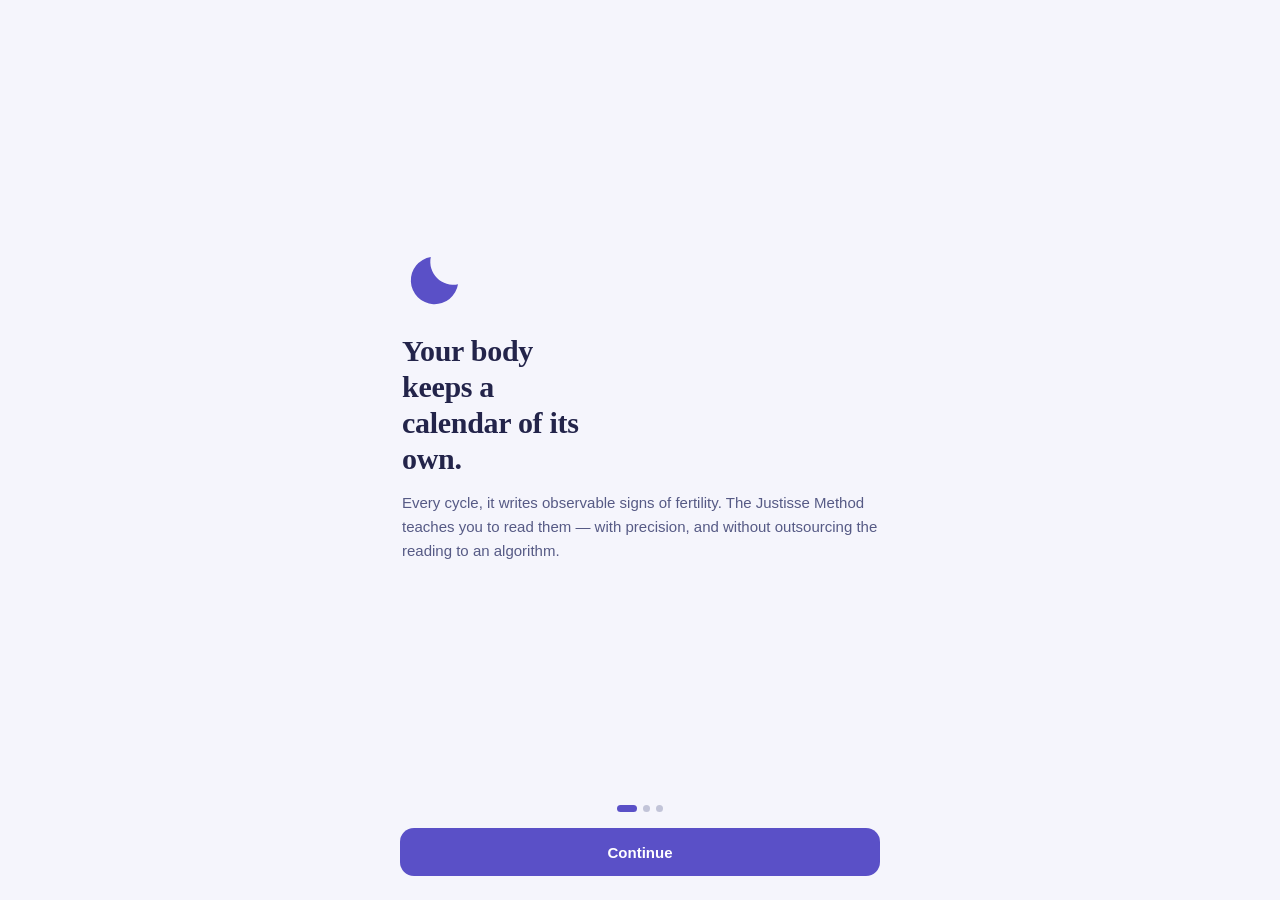
<file: ios/LunaChart/LunaChart/WebAssets/index.html>
<!DOCTYPE html>
<html lang="en">
<head>
  <meta charset="UTF-8">
  <meta name="viewport" content="width=device-width, initial-scale=1.0, viewport-fit=cover">
  <meta name="theme-color" media="(prefers-color-scheme: dark)" content="#12142B">
  <meta name="theme-color" media="(prefers-color-scheme: light)" content="#F5F5FC">
  <title>LunaChart</title>
  <script>
  try{
    var s=JSON.parse(localStorage.getItem('lc-settings')||'{}');
    if(s.theme==='night')document.documentElement.dataset.theme='dark';
    else if(s.theme==='day')document.documentElement.dataset.theme='light';
  }catch(e){}
  </script>
  <style>
/* ============================================================
   LUNAR DESIGN TOKENS
   Night (dark) is the base theme; Day (light) via media query.
   [data-theme="dark"|"light"] on <html> forces either
   (Settings: System / Night / Day).
   ============================================================ */
:root{
  --bg:#12142B; --sur:#1A1D3A; --sur2:#232750; --line:rgba(169,164,242,.16);
  --ink:#ECEDF9; --ink2:#A6A9CE; --ink3:#8286AD;
  --acc:#A9A2F2; --acc-ink:#14122E; --acc-soft:rgba(169,162,242,.14);
  --coral:#F2907E; --coral-soft:rgba(242,144,126,.14);
  --gold:#E4C489; --ok:#8CD3A4; --ok-soft:rgba(140,211,164,.14); --bad:#E77B6C;
  --m-dry:#8B8FB0; --m-moist:#8FB7D9; --m-wet:#64AEDF; --m-peak:#7FE0EF;
  --blood:#E4685C;
  --shadow:0 24px 60px rgba(0,0,0,.5);
  --serif:ui-serif,"New York",Georgia,'Times New Roman',serif;
  --sans:-apple-system,BlinkMacSystemFont,"SF Pro Text","Segoe UI",Roboto,Helvetica,Arial,sans-serif;
}
@media (prefers-color-scheme: light){
  :root{
    --bg:#F5F5FC; --sur:#FFFFFF; --sur2:#ECEDF8; --line:rgba(35,36,74,.12);
    --ink:#23244A; --ink2:#565A85; --ink3:#767AA3;
    --acc:#5A50C7; --acc-ink:#FFFFFF; --acc-soft:rgba(90,80,199,.10);
    --coral:#D9604F; --coral-soft:rgba(217,96,79,.12);
    --gold:#A97F2E; --ok:#2E8B57; --ok-soft:rgba(46,139,87,.12); --bad:#C7513F;
    --m-dry:#8A8DA8; --m-moist:#5B93BD; --m-wet:#2F7EB8; --m-peak:#188FAB;
    --blood:#C74A3C;
    --shadow:0 20px 50px rgba(35,36,74,.18);
  }
}
[data-theme="dark"]{
  --bg:#12142B; --sur:#1A1D3A; --sur2:#232750; --line:rgba(169,164,242,.16);
  --ink:#ECEDF9; --ink2:#A6A9CE; --ink3:#8286AD;
  --acc:#A9A2F2; --acc-ink:#14122E; --acc-soft:rgba(169,162,242,.14);
  --coral:#F2907E; --coral-soft:rgba(242,144,126,.14);
  --gold:#E4C489; --ok:#8CD3A4; --ok-soft:rgba(140,211,164,.14); --bad:#E77B6C;
  --m-dry:#8B8FB0; --m-moist:#8FB7D9; --m-wet:#64AEDF; --m-peak:#7FE0EF;
  --blood:#E4685C;
  --shadow:0 24px 60px rgba(0,0,0,.5);
}
[data-theme="light"]{
  --bg:#F5F5FC; --sur:#FFFFFF; --sur2:#ECEDF8; --line:rgba(35,36,74,.12);
  --ink:#23244A; --ink2:#565A85; --ink3:#767AA3;
  --acc:#5A50C7; --acc-ink:#FFFFFF; --acc-soft:rgba(90,80,199,.10);
  --coral:#D9604F; --coral-soft:rgba(217,96,79,.12);
  --gold:#A97F2E; --ok:#2E8B57; --ok-soft:rgba(46,139,87,.12); --bad:#C7513F;
  --m-dry:#8A8DA8; --m-moist:#5B93BD; --m-wet:#2F7EB8; --m-peak:#188FAB;
  --blood:#C74A3C;
  --shadow:0 20px 50px rgba(35,36,74,.18);
}

/* ============================================================
   LUNAR COMPONENT STYLES
   Ported from the approved mockup; adapted from phone-frame
   to real viewport (safe areas, fixed tab bar, 520px column).
   ============================================================ */
*{box-sizing:border-box;margin:0;padding:0}
html{-webkit-text-size-adjust:100%}
body{background:var(--bg);color:var(--ink);font-family:var(--sans);line-height:1.5;-webkit-font-smoothing:antialiased;-webkit-tap-highlight-color:transparent}
button{font-family:inherit;cursor:pointer;border:none;background:none;color:inherit;font-size:inherit}
a{color:var(--acc)}
:focus-visible{outline:2px solid var(--acc);outline-offset:2px;border-radius:6px}
@media (prefers-reduced-motion:reduce){*,*::before,*::after{transition:none !important;animation:none !important}}

/* app frame */
.app{max-width:520px;margin:0 auto;min-height:100vh;min-height:100dvh}
.page{padding:calc(env(safe-area-inset-top,0px) + 18px) 20px calc(env(safe-area-inset-bottom,0px) + 108px);animation:fin .35s ease}
@keyframes fin{from{opacity:0;transform:translateY(6px)}to{opacity:1;transform:none}}
.ltitle{font-size:31px;font-weight:800;letter-spacing:-.7px;line-height:1.1}
.lsub{font-size:14px;color:var(--ink2);margin-top:3px}
.crow{display:flex;align-items:center;justify-content:space-between;gap:10px}
.serif{font-family:var(--serif)}

/* tab bar */
.ptab{position:fixed;left:50%;transform:translateX(-50%);bottom:0;width:100%;max-width:520px;z-index:40;display:flex;padding:10px 8px calc(env(safe-area-inset-bottom,0px) + 10px);background:color-mix(in srgb,var(--bg) 80%,transparent);backdrop-filter:blur(18px);-webkit-backdrop-filter:blur(18px);border-top:1px solid var(--line)}
@supports not (background:color-mix(in srgb,red 50%,blue)){.ptab{background:var(--bg)}}
.ptab button{flex:1;display:flex;flex-direction:column;align-items:center;gap:3px;font-size:10px;font-weight:600;color:var(--ink3);padding:4px 0;min-height:44px}
.ptab button svg{width:23px;height:23px}
.ptab button[aria-current="true"]{color:var(--acc)}

/* cards & labels */
.card{background:var(--sur);border:1px solid var(--line);border-radius:18px;padding:16px;margin-top:12px}
.card h2,.card h3,.card h4{font-size:15px;font-weight:700;letter-spacing:-.2px}
.card .sum{font-size:12.5px;color:var(--ink2)}
.klabel{font-size:10.5px;font-weight:700;letter-spacing:1.2px;text-transform:uppercase;color:var(--ink3)}
.hero-card{border-color:var(--acc);background:linear-gradient(135deg,var(--acc-soft),var(--sur))}

/* chips */
.chips{display:flex;gap:8px;flex-wrap:wrap;margin-top:10px}
.chip{display:inline-flex;align-items:center;gap:6px;padding:10px 14px;min-height:40px;border-radius:12px;border:1px solid var(--line);background:var(--bg);color:var(--ink2);font-size:13px;font-weight:600;transition:all .18s}
.chip:hover{border-color:var(--acc)}
.chip.on,.chip[aria-pressed="true"]{background:var(--acc);border-color:var(--acc);color:var(--acc-ink)}
.chip .dot{width:8px;height:8px;border-radius:50%;flex:0 0 auto}
.chip-sm{min-height:36px;padding:6px 12px}

/* segmented */
.seg{display:flex;background:var(--sur2);border-radius:11px;padding:3px;gap:2px;margin-top:10px}
.seg button{flex:1;font-size:12.5px;font-weight:600;padding:9px 4px;min-height:38px;border-radius:9px;color:var(--ink2);transition:all .18s}
.seg button.on,.seg button[aria-pressed="true"]{background:var(--sur);color:var(--ink);box-shadow:0 1px 4px rgba(0,0,0,.25)}
[data-theme="light"] .seg button.on,[data-theme="light"] .seg button[aria-pressed="true"]{box-shadow:0 1px 4px rgba(35,36,74,.16)}

/* rows */
.mrow{display:flex;align-items:center;gap:12px;width:100%;text-align:left;padding:13px 2px;min-height:52px;border-radius:12px;color:var(--ink)}
.mrow + .mrow{border-top:1px solid var(--line)}
.mrow:hover{background:var(--acc-soft)}
.mrow.on{background:var(--acc-soft)}
.mrow .ic{width:34px;height:34px;border-radius:10px;display:flex;align-items:center;justify-content:center;flex:0 0 auto}
.mrow b{font-size:14.5px;font-weight:600;display:block}
.mrow small{font-size:12px;color:var(--ink2);display:block;margin-top:1px}
.chev{color:var(--ink3);flex:0 0 auto}

/* toggle row (Peak / PoC) */
.trow{display:flex;align-items:center;gap:12px;width:100%;text-align:left;background:var(--sur);border:1px solid var(--line);border-radius:16px;padding:14px 16px;min-height:56px;color:var(--ink);transition:all .18s;margin-top:10px}
.trow .tog{margin-left:auto;width:50px;height:30px;border-radius:16px;background:var(--sur2);position:relative;flex:0 0 auto;transition:background .18s}
.trow .tog::after{content:"";position:absolute;top:3px;left:3px;width:24px;height:24px;border-radius:50%;background:#fff;box-shadow:0 1px 3px rgba(0,0,0,.3);transition:left .18s}
.trow.on{border-color:var(--coral)}
.trow.on .tog{background:var(--coral)}
.trow.on .tog::after{left:23px}
.trow b{font-size:14.5px;font-weight:700;display:block}
.trow small{font-size:11.5px;color:var(--ink2);display:block}
.trow .ic{width:34px;height:34px;border-radius:10px;display:flex;align-items:center;justify-content:center;flex:0 0 auto}

/* buttons */
.btn-a{display:inline-flex;align-items:center;justify-content:center;gap:8px;background:var(--acc);color:var(--acc-ink);font-size:15px;font-weight:700;padding:14px 22px;min-height:48px;border-radius:14px;width:100%;transition:transform .15s}
.btn-a:active{transform:scale(.98)}
.btn-g{display:inline-flex;align-items:center;justify-content:center;gap:8px;background:var(--acc-soft);color:var(--acc);font-size:14px;font-weight:700;padding:12px 18px;min-height:44px;border-radius:12px;width:100%}
.btn-coral{background:var(--coral);color:#fff}
.btn-quiet{background:var(--sur2);color:var(--ink2)}

/* notes / callouts */
.note{display:flex;gap:10px;background:var(--acc-soft);border-radius:12px;padding:12px 14px;margin-top:12px}
.note svg{width:18px;height:18px;flex:0 0 auto;color:var(--acc);margin-top:1px}
.note p{font-size:12.5px;color:var(--ink2);line-height:1.45}
.note p strong{color:var(--ink)}
.note.tip{border-left:3px solid var(--gold);border-radius:0 12px 12px 0}
.note.tip svg{color:var(--gold)}
.note.good{background:var(--ok-soft)}
.note.good svg{color:var(--ok)}
.note.warn{background:var(--coral-soft)}
.note.warn svg{color:var(--coral)}

/* misc */
.moonbadge{display:flex;align-items:center;gap:8px;background:var(--sur);border:1px solid var(--line);border-radius:100px;padding:7px 14px 7px 9px}
.moonbadge svg{width:22px;height:22px;color:var(--acc)}
.moonbadge b{font-size:12.5px;font-weight:700;display:block}
.moonbadge small{font-size:10.5px;color:var(--ink2);display:block;margin-top:-1px}
.pfield{width:100%;background:var(--sur2);border:1px solid transparent;border-radius:12px;padding:13px 14px;font-size:16px;color:var(--ink);font-family:var(--sans)}
.pfield:focus{outline:none;border-color:var(--acc)}
textarea.pfield{resize:vertical;min-height:56px;line-height:1.5}
.tabular{font-variant-numeric:tabular-nums}
.stepbtn{width:44px;height:44px;border-radius:12px;display:flex;align-items:center;justify-content:center;color:var(--acc);background:var(--sur);border:1px solid var(--line)}
.stepbtn:disabled{color:var(--ink3);opacity:.5}

/* toast */
.toast{position:fixed;left:50%;transform:translateX(-50%);bottom:calc(env(safe-area-inset-bottom,0px) + 96px);background:var(--sur2);border:1px solid var(--line);color:var(--ink);font-size:13px;font-weight:600;padding:10px 16px;border-radius:100px;display:flex;gap:12px;align-items:center;box-shadow:0 8px 24px rgba(0,0,0,.35);z-index:60}
.toast button{color:var(--acc);font-weight:700;font-size:13px;min-height:24px}

/* bottom sheet & dialogs */
.scrim{position:fixed;inset:0;background:rgba(4,5,16,.55);z-index:50;animation:scrimin .25s ease}
@keyframes scrimin{from{opacity:0}to{opacity:1}}
.sheet{position:fixed;left:50%;transform:translateX(-50%);bottom:0;width:100%;max-width:520px;background:var(--sur);border-radius:28px 28px 0 0;padding:10px 20px calc(env(safe-area-inset-bottom,0px) + 24px);z-index:55;box-shadow:0 -12px 40px rgba(0,0,0,.4);max-height:82dvh;overflow-y:auto;animation:sheetin .45s cubic-bezier(.32,1.22,.35,1)}
@keyframes sheetin{from{transform:translate(-50%,105%)}to{transform:translate(-50%,0)}}
.grab{width:40px;height:5px;border-radius:3px;background:var(--ink3);opacity:.5;margin:2px auto 14px}
.dialog-wrap{position:fixed;inset:0;z-index:55;display:flex;align-items:center;justify-content:center;padding:32px}
.dialog{background:var(--sur);border:1px solid var(--line);border-radius:20px;padding:22px;max-width:320px;width:100%;box-shadow:var(--shadow);animation:fin .2s ease}
.dialog h2{font-size:16px;font-weight:800;letter-spacing:-.2px}
.dialog p{font-size:13px;color:var(--ink2);margin-top:8px;line-height:1.5}
.dialog .acts{display:flex;flex-direction:column;gap:8px;margin-top:16px}

/* chart */
.chart-scroll{overflow-x:auto;margin:0 -16px;padding:0 16px;scrollbar-width:none;position:relative}
.chart-scroll::-webkit-scrollbar{display:none}
.legend{display:flex;gap:14px;flex-wrap:wrap;margin-top:12px}
.legend span{display:inline-flex;align-items:center;gap:6px;font-size:11px;color:var(--ink2);font-weight:600}
.legend i{width:10px;height:10px;border-radius:50%;display:inline-block}
.dd-grid{display:grid;grid-template-columns:1fr 1fr;gap:8px;margin-top:10px}
.dd-grid > div{background:var(--sur2);border-radius:12px;padding:10px 12px}
.dd-grid b{font-size:13.5px;font-weight:700;display:block;margin-top:3px}
.dd-grid .klabel{font-size:9.5px}
.cover-handle{position:absolute;right:2px;width:44px;height:44px;border-radius:50%;display:flex;align-items:center;justify-content:center;touch-action:none;cursor:grab;z-index:5}
.cover-handle::after{content:"";width:26px;height:26px;border-radius:50%;background:var(--coral);border:3px solid var(--sur);box-shadow:0 2px 8px rgba(0,0,0,.4)}
.cover-handle:active{cursor:grabbing}

/* onboarding */
.ob-wrap{min-height:100dvh;display:flex;flex-direction:column;padding:calc(env(safe-area-inset-top,0px) + 24px) 20px calc(env(safe-area-inset-bottom,0px) + 24px)}
.ob-pages{display:flex;transition:transform .45s cubic-bezier(.3,.9,.3,1);flex:1}
.ob-page{flex:0 0 100%;min-width:0;padding:0 2px}
.ob-clip{overflow:hidden;flex:1;display:flex}
.dots{display:flex;gap:6px;justify-content:center;margin-top:18px}
.dots i{width:7px;height:7px;border-radius:50%;background:var(--ink3);opacity:.4;transition:all .2s}
.dots i.on{background:var(--acc);opacity:1;width:20px;border-radius:4px}
.goal{display:flex;align-items:center;gap:14px;width:100%;text-align:left;background:var(--sur);border:1.5px solid var(--line);border-radius:16px;padding:15px 16px;min-height:64px;color:var(--ink);margin-top:10px;transition:all .18s}
.goal.on,.goal[aria-pressed="true"]{border-color:var(--acc);background:var(--acc-soft)}
.goal .ic{width:38px;height:38px;border-radius:12px;background:var(--sur2);display:flex;align-items:center;justify-content:center;color:var(--acc);flex:0 0 auto}
.goal.on .ic,.goal[aria-pressed="true"] .ic{background:var(--acc);color:var(--acc-ink)}
.goal b{font-size:15px;font-weight:700;display:block}
.goal small{font-size:12px;color:var(--ink2)}

/* learn */
.mod{display:flex;align-items:center;gap:14px;background:var(--sur);border:1px solid var(--line);border-radius:18px;padding:15px 16px;margin-top:10px;color:var(--ink);width:100%;text-align:left}
.ring{width:46px;height:46px;flex:0 0 auto;position:relative}
.ring svg.track{width:46px;height:46px;transform:rotate(-90deg)}
.ring .glyph{position:absolute;inset:0;display:flex;align-items:center;justify-content:center;color:var(--acc)}
.ring .glyph svg{width:20px;height:20px}
.quiz-opt{display:block;width:100%;text-align:left;background:var(--sur2);border:1.5px solid transparent;border-radius:12px;padding:12px 14px;min-height:46px;font-size:13.5px;font-weight:600;color:var(--ink);margin-top:8px;transition:all .18s}
.quiz-opt.good{border-color:var(--ok);background:var(--ok-soft)}
.quiz-opt.badpick{border-color:var(--bad);background:var(--coral-soft)}

/* glossary */
.term{background:var(--sur);border:1px solid var(--line);border-radius:14px;padding:13px 15px;margin-top:9px}
.term b{font-size:14.5px;font-weight:700}
.term p{font-size:12.5px;color:var(--ink2);margin-top:4px;line-height:1.45}
.term .klabel{color:var(--acc);letter-spacing:.8px;font-size:9.5px}

/* settings */
.set-group{background:var(--sur);border:1px solid var(--line);border-radius:18px;margin-top:12px;overflow:hidden}
.set-row{display:flex;align-items:center;gap:12px;width:100%;text-align:left;padding:13px 16px;min-height:52px;color:var(--ink)}
.set-row + .set-row{border-top:1px solid var(--line)}
.set-row .ic{width:30px;height:30px;border-radius:8px;display:flex;align-items:center;justify-content:center;flex:0 0 auto;color:#fff}
.set-row .ic svg{width:17px;height:17px}
.set-row b{font-size:14.5px;font-weight:600;flex:1}
.set-row small{font-size:12.5px;color:var(--ink2)}

/* drills */
.drill-day{display:flex;flex-direction:column;align-items:center;gap:6px;padding:8px 2px 6px;border-radius:10px;min-width:46px;flex:0 0 auto;border:1.5px solid transparent;transition:all .15s}
.drill-day:hover{background:var(--acc-soft)}
.drill-day.good{border-color:var(--ok);background:var(--ok-soft)}
.drill-day.badpick{border-color:var(--bad);background:var(--coral-soft)}
.drill-day svg{width:22px;height:22px}
.drill-day b{font-size:10px;color:var(--ink2);font-weight:600;font-variant-numeric:tabular-nums}
.drill-day span{font-size:9.5px;color:var(--ink2);text-align:center;line-height:1.25}

/* first cycle */
.fc-check{display:flex;align-items:center;gap:12px;padding:11px 2px;min-height:46px;width:100%;text-align:left;color:var(--ink)}
.fc-check + .fc-check{border-top:1px solid var(--line)}
.fc-check .box{width:24px;height:24px;border-radius:8px;border:2px solid var(--ink3);flex:0 0 auto;display:flex;align-items:center;justify-content:center;color:transparent;transition:all .15s}
.fc-check.on .box{background:var(--ok);border-color:var(--ok);color:#0B2416}
.fc-check span{font-size:14px;font-weight:600}
.fc-check.on span{color:var(--ink2);text-decoration:line-through}

/* review */
.rev-q{background:var(--sur);border:1px solid var(--line);border-radius:16px;padding:15px 16px;margin-top:10px}
.rev-q b{font-family:var(--serif);font-size:16px;font-weight:700;line-height:1.35;display:block}
.rev-q textarea{width:100%;background:var(--sur2);border:none;border-radius:10px;margin-top:10px;padding:11px 12px;font-size:16px;color:var(--ink);font-family:var(--sans);resize:none;min-height:54px;line-height:1.5}
.rev-q textarea:focus{outline:2px solid var(--acc)}

/* library / article */
.art h1{font-family:var(--serif);font-size:26px;font-weight:700;line-height:1.22;letter-spacing:-.2px;text-wrap:balance}
.art .body p{font-family:var(--serif);font-size:16.5px;line-height:1.75;color:var(--ink);margin-top:14px}
.art .body p strong{font-weight:700}
.art .body sup{color:var(--acc);font-weight:700;font-size:11px;cursor:pointer}
.cite{background:var(--sur2);border-left:3px solid var(--acc);border-radius:0 12px 12px 0;padding:10px 14px;margin-top:12px}
.cite p{font-size:12px;font-family:var(--sans);color:var(--ink2);line-height:1.5}
.srclist{margin-top:10px;display:flex;flex-direction:column;gap:8px}
.srclist a{font-size:13px;line-height:1.5;color:var(--acc);text-decoration:none}
.srclist a:hover{text-decoration:underline}

/* landing (web only) — token reskin of existing structure */
.land{padding:0 24px 40px}
.land .crd{background:var(--sur);border:1px solid var(--line);border-radius:16px;padding:20px;margin-bottom:12px}
.land table{border-collapse:collapse;width:100%}
.land th,.land td{padding:8px 6px;font-size:11px;border-bottom:1px solid var(--line);text-align:left;color:var(--ink2)}
.land th{color:var(--ink);font-weight:700}

/* chart thumb (settings export preview) */
.chart-thumb{background:var(--sur2);border:1px solid var(--line);border-radius:14px;padding:14px;margin-top:12px}

  </style>
</head>
<body>
  <div id="root"></div>
  <svg width="0" height="0" style="position:absolute" aria-hidden="true"><defs>
    <symbol id="i-moon" viewBox="0 0 24 24"><path fill="currentColor" d="M21 13.2A8.6 8.6 0 0 1 10.8 3 8.9 8.9 0 1 0 21 13.2z"/></symbol>
    <symbol id="m-new" viewBox="0 0 24 24"><circle cx="12" cy="12" r="8.6" fill="none" stroke="currentColor" stroke-width="2"/></symbol>
    <symbol id="m-cres" viewBox="0 0 24 24"><circle cx="12" cy="12" r="8.6" fill="none" stroke="currentColor" stroke-width="2"/><path fill="currentColor" d="M12 3.4a8.6 8.6 0 0 1 0 17.2 10.5 10.5 0 0 0 3.4-8.6A10.5 10.5 0 0 0 12 3.4z"/></symbol>
    <symbol id="m-half" viewBox="0 0 24 24"><circle cx="12" cy="12" r="8.6" fill="none" stroke="currentColor" stroke-width="2"/><path fill="currentColor" d="M12 3.4a8.6 8.6 0 0 1 0 17.2z"/></symbol>
    <symbol id="m-gib" viewBox="0 0 24 24"><circle cx="12" cy="12" r="8.6" fill="none" stroke="currentColor" stroke-width="2"/><path fill="currentColor" d="M12 3.4a8.6 8.6 0 0 1 0 17.2 5 5 0 0 1-2.5-8.6A5 5 0 0 1 12 3.4z"/></symbol>
    <symbol id="m-full" viewBox="0 0 24 24"><circle cx="12" cy="12" r="9.6" fill="currentColor"/></symbol>
    <symbol id="i-drop" viewBox="0 0 24 24"><path fill="currentColor" d="M12 2.7s6.8 7.3 6.8 12A6.8 6.8 0 0 1 5.2 14.7c0-4.7 6.8-12 6.8-12z"/></symbol>
    <symbol id="i-star" viewBox="0 0 24 24"><path fill="currentColor" d="m12 2.5 2.8 6.2 6.7.7-5 4.5 1.4 6.6L12 17l-5.9 3.5 1.4-6.6-5-4.5 6.7-.7z"/></symbol>
    <symbol id="i-up" viewBox="0 0 24 24"><path fill="none" stroke="currentColor" stroke-width="2.4" stroke-linecap="round" stroke-linejoin="round" d="M12 20V5m0 0-6 6m6-6 6 6"/></symbol>
    <symbol id="i-chart" viewBox="0 0 24 24"><path fill="none" stroke="currentColor" stroke-width="2.2" stroke-linecap="round" stroke-linejoin="round" d="M3 20h18M5 16l4-5 3 3 6-8"/><circle cx="18" cy="6" r="1.8" fill="currentColor"/></symbol>
    <symbol id="i-book" viewBox="0 0 24 24"><path fill="none" stroke="currentColor" stroke-width="2" stroke-linejoin="round" d="M12 6.5C10 4.8 7 4.5 4 4.8v13.9c3-.3 6 0 8 1.6 2-1.6 5-1.9 8-1.6V4.8c-3-.3-6 0-8 1.7z"/><path fill="none" stroke="currentColor" stroke-width="2" d="M12 6.5v13.8"/></symbol>
    <symbol id="i-lib" viewBox="0 0 24 24"><path fill="none" stroke="currentColor" stroke-width="2" stroke-linejoin="round" d="M5 4h4v16H5zM11 4h4v16h-4zM17.5 5.5l3.8 1-3.9 14-3.8-1z"/></symbol>
    <symbol id="i-gear" viewBox="0 0 24 24"><path fill="none" stroke="currentColor" stroke-width="2" stroke-linejoin="round" d="m10.3 4 .4-1.8h2.6l.4 1.8 1.7.7 1.6-1 1.8 1.9-.9 1.5.7 1.7 1.8.4v2.6l-1.8.4-.7 1.7 1 1.6-1.9 1.8-1.5-.9-1.7.7-.4 1.8h-2.6l-.4-1.8-1.7-.7-1.6 1-1.8-1.9.9-1.5-.7-1.7-1.8-.4v-2.6l1.8-.4.7-1.7-1-1.6 1.9-1.8 1.5.9z"/><circle cx="12" cy="12" r="3" fill="none" stroke="currentColor" stroke-width="2"/></symbol>
    <symbol id="i-share" viewBox="0 0 24 24"><path fill="none" stroke="currentColor" stroke-width="2.1" stroke-linecap="round" stroke-linejoin="round" d="M12 3v12m0-12L8 7m4-4 4 4M6 11H5a1 1 0 0 0-1 1v8a1 1 0 0 0 1 1h14a1 1 0 0 0 1-1v-8a1 1 0 0 0-1-1h-1"/></symbol>
    <symbol id="i-search" viewBox="0 0 24 24"><circle cx="10.5" cy="10.5" r="6.5" fill="none" stroke="currentColor" stroke-width="2.2"/><path stroke="currentColor" stroke-width="2.2" stroke-linecap="round" d="m15.5 15.5 5 5"/></symbol>
    <symbol id="i-chev" viewBox="0 0 24 24"><path fill="none" stroke="currentColor" stroke-width="2.4" stroke-linecap="round" stroke-linejoin="round" d="m9 5 7 7-7 7"/></symbol>
    <symbol id="i-back" viewBox="0 0 24 24"><path fill="none" stroke="currentColor" stroke-width="2.4" stroke-linecap="round" stroke-linejoin="round" d="M15 5l-7 7 7 7"/></symbol>
    <symbol id="i-check" viewBox="0 0 24 24"><path fill="none" stroke="currentColor" stroke-width="3" stroke-linecap="round" stroke-linejoin="round" d="m4.5 12.5 5 5 10-11"/></symbol>
    <symbol id="i-therm" viewBox="0 0 24 24"><path fill="none" stroke="currentColor" stroke-width="2.1" stroke-linecap="round" d="M10 14.2V5a2 2 0 0 1 4 0v9.2a4.2 4.2 0 1 1-4 0z"/><circle cx="12" cy="17.5" r="1.7" fill="currentColor"/></symbol>
    <symbol id="i-flag" viewBox="0 0 24 24"><path fill="none" stroke="currentColor" stroke-width="2.2" stroke-linecap="round" stroke-linejoin="round" d="M5 21V4m0 1h13l-2.5 4L18 13H5"/></symbol>
    <symbol id="i-lock" viewBox="0 0 24 24"><rect x="5" y="10.5" width="14" height="9.5" rx="2.5" fill="none" stroke="currentColor" stroke-width="2.1"/><path fill="none" stroke="currentColor" stroke-width="2.1" d="M8 10V7.8a4 4 0 0 1 8 0V10"/></symbol>
    <symbol id="i-heart" viewBox="0 0 24 24"><path fill="none" stroke="currentColor" stroke-width="2.1" stroke-linejoin="round" d="M12 20.5S3.5 15 3.5 9.3a4.6 4.6 0 0 1 8.5-2.5 4.6 4.6 0 0 1 8.5 2.5c0 5.7-8.5 11.2-8.5 11.2z"/></symbol>
    <symbol id="i-seed" viewBox="0 0 24 24"><path fill="none" stroke="currentColor" stroke-width="2.1" stroke-linecap="round" stroke-linejoin="round" d="M12 21v-8m0 0c0-4 3-7 8-7 0 4-3 7-8 7zm0 0c0-3-2.5-5.5-6.5-5.5C5.5 18.5 8 13 12 13z"/></symbol>
    <symbol id="i-x" viewBox="0 0 24 24"><path stroke="currentColor" stroke-width="2.4" stroke-linecap="round" d="M6 6l12 12M18 6L6 18"/></symbol>
  </defs></svg>

  <script src="react.production.min.js"></script>
  <script src="react-dom.production.min.js"></script>
  <script>
if (!window.storage) {
  window.storage = {
    get: async (k) => { const v = localStorage.getItem(k); return v ? { value: v } : null; },
    set: async (k, v) => { localStorage.setItem(k, v); },
    remove: async (k) => { localStorage.removeItem(k); },
  };
}
const PLATFORM = "ios";
const BUILD = "69cbd39e";
const { useState, useEffect, useRef, useMemo, useCallback } = React;
// ===== src/content/articles.js =====
// ARTICLES - 14 evidence-based articles with inline [n] citations (carried over verbatim)
const ARTICLES = [
  {
    id:"what-is-justisse", cat:"Method Education", time:"12 min",
    for:"Beginners exploring natural fertility awareness",
    title:"What Is the Justisse Method? A Complete Guide to Science-Based Fertility Awareness",
    excerpt:"The Justisse Method teaches you to observe three biomarkers — cervical mucus, basal body temperature, and cervical position — to understand your fertility in real time, without hormones or algorithms.",
    kw:"justisse method, fertility awareness method, FAM, symptothermal method, body literacy, cervical mucus tracking, natural birth control",
    body:`The Justisse Method is a symptothermal fertility awareness method (FAM) founded in 1987 by Geraldine Matus, a Canadian practitioner whose work draws on midwifery, naturopathic medicine, and feminist health advocacy.[1] Unlike period prediction apps or the outdated rhythm method, Justisse teaches you to observe and interpret real-time biomarkers of fertility — primarily cervical mucus, basal body temperature (BBT), and optionally cervical position.[2]

**A Secular, Inclusive Approach**

One of Justisse's defining characteristics is that it is entirely secular.[1] While many fertility awareness methods have roots in religious natural family planning traditions, Justisse was developed specifically to serve all people regardless of ideology, offering reproductive health education grounded in science rather than doctrine.[3] The method can be used for four distinct purposes: body literacy (simply understanding your cycle), birth control, pregnancy achievement, or monitoring menstrual cycle health.[1]

**The Three Biomarkers**

Cervical mucus is the primary biomarker and the one Justisse places the most emphasis on. Produced by the cervix under the influence of rising estrogen, mucus changes in sensation, appearance, and stretchiness throughout the cycle — providing real-time, same-day information about fertility status.[2] The Justisse system uses a uniquely detailed categorization: you record sensation (dry, moist, wet, or slippery), appearance (nothing, cell slough, tacky, creamy, clear, egg-white, or watery), and stretchiness as three separate qualities.[4]

Basal body temperature (BBT) is your resting core temperature, taken each morning before any activity. After ovulation, progesterone causes a sustained temperature rise of roughly 0.2–0.5°C. This shift confirms that ovulation has already occurred — it cannot predict it in advance.[2]

Cervical position is an optional third biomarker. The cervix changes in height, texture, and openness throughout the cycle, moving higher, softer, and more open as ovulation approaches.[5]

**How the Fertile Window Is Identified**

In the Justisse system, your fertile window opens at your "point of change" — the first observation that differs from your Basic Infertile Pattern (BIP), your personal baseline of non-fertile observations.[4] The window closes on the evening of the fourth day after Peak Day (the last day of peak-quality mucus), provided the BBT shift has also been confirmed.[6] This "double-check" — requiring both mucus and temperature confirmation — is what makes symptothermal methods among the most effective forms of fertility awareness.[2]

**Effectiveness**

Research on symptothermal methods shows perfect-use effectiveness rates between 97.6% and 99.6%, with typical-use rates between 86.8% and 98.2%.[7][8] While no independent study has been conducted specifically on the Justisse Method, its guidelines are consistent with the symptothermal methods that have been evaluated, and its effectiveness is expected to fall within these ranges.[6]

**The Practitioner Model**

Justisse strongly recommends learning with a trained Holistic Reproductive Health Practitioner (HRHP), a graduate of Justisse College International.[3] These practitioners provide personalized chart reviews, one-on-one guidance, and support through the recommended minimum three-cycle learning period.[1] This practitioner-guided model is a key differentiator from self-taught approaches and algorithm-dependent apps.`,
    sources:[
      { n:1, t:"Matus, G. (2012). Justisse Method: Fertility Awareness and Body Literacy — A User's Guide. Justisse-Healthworks for Women.", u:"https://www.amazon.com/Justisse-Method-Fertility-Awareness-Literacy/dp/1469959267" },
      { n:2, t:"Duane, M., Stanford, J.B., Porucznik, C.A., & Vigil, P. (2022). Fertility Awareness-Based Methods for Women's Health and Family Planning. Frontiers in Medicine, 9, 858977.", u:"https://pmc.ncbi.nlm.nih.gov/articles/PMC9171018/" },
      { n:3, t:"Justisse College International. (2025). College Program — HRHP Training. justisse.ca.", u:"https://justisse.ca/college-program/" },
      { n:4, t:"Hartwig, C. (2024). Justisse Method Guide. Tempdrop Resources.", u:"https://www.tempdrop.com/blogs/resources/justisse-method-guide" },
      { n:5, t:"Choice Fertility. (2024). Fertility Awareness — The Justisse Method. choice-fertility.com.", u:"https://www.choice-fertility.com/fertility-awareness" },
      { n:6, t:"Justisse College International. (2023). Addendum to the User's Guide. justisse.ca.", u:"https://justisse.ca/wp-content/uploads/2023/08/2023-Addendum-to-the-Users-Guide.pdf" },
      { n:7, t:"Peragallo Urrutia, R., et al. (2018). Effectiveness of Fertility Awareness–Based Methods for Prevention of Pregnancy. Obstetrics & Gynecology, 132(3), 591–604.", u:"https://pubmed.ncbi.nlm.nih.gov/29995717/" },
      { n:8, t:"Frank-Herrmann, P., et al. (2007). The effectiveness of a fertility awareness based method to avoid pregnancy. Human Reproduction, 22(5), 1310–1319.", u:"https://pubmed.ncbi.nlm.nih.gov/17314078/" },
    ]
  },
  {
    id:"fam-not-rhythm", cat:"Myth Busting", time:"9 min",
    for:"Skeptics, healthcare providers, curious partners",
    title:"Fertility Awareness Is NOT the Rhythm Method — Here's the Science That Proves It",
    excerpt:"The rhythm method predicted ovulation from calendar math. Modern FAMs like Justisse track real-time biomarkers. The difference in accuracy is staggering.",
    kw:"rhythm method vs FAM, fertility awareness accuracy, natural family planning effectiveness, is FAM effective, FAM vs calendar method",
    body:`If you mention fertility awareness to most people — including many doctors — the immediate reaction is skepticism rooted in confusion with the rhythm method. This conflation is understandable historically but scientifically inaccurate, and it leaves millions of people without access to a legitimate, evidence-based contraceptive option.[1]

**The Rhythm Method: What It Actually Was**

The rhythm method (also called the Ogino-Knaus method) emerged in the 1930s from the observation that ovulation tends to occur approximately 14 days before menstruation.[2] Users calculated their predicted fertile window by subtracting fixed numbers from their shortest and longest recent cycle lengths. The critical flaw was assuming that past cycle regularity predicted future ovulation timing — which it often doesn't.[1]

Calendar-based methods carry a typical-use failure rate of approximately 12–25%, depending on the specific calculation used.[3] This poor performance gave natural methods a lasting reputation for unreliability.

**What Changed: Real-Time Biomarker Tracking**

Modern fertility awareness-based methods (FABMs) like the Justisse Method don't predict anything — they observe what is actually happening in the body on each given day.[4] Cervical mucus changes in response to rising estrogen days before ovulation, providing a real-time signal that fertility is approaching.[1] A sustained rise in BBT confirms after the fact that ovulation has passed.[2]

This observation-based approach adapts automatically to every cycle, regardless of length or regularity. Whether you ovulate on day 12, day 22, or day 40, the biomarkers tell you where you are.[4]

**The Numbers**

Symptothermal methods (combining mucus and temperature) show perfect-use effectiveness of 97.6–99.6% and typical-use effectiveness of 86.8–98.2%.[3][5] The strongest evidence comes from a German prospective study of the Sensiplan method, which found a perfect-use Pearl Index of 0.4 (99.6% effective) across 17,638 cycles.[5]

For context, combined oral contraceptives have a typical-use failure rate of approximately 7%, and condoms approximately 13%.[6] Well-taught symptothermal methods are competitive with — and in perfect use can exceed — hormonal contraception.

**Why Doctors Don't Know This**

Research shows that only 4% of physicians have received any formal training in FABMs, and only 6% have correct knowledge about their effectiveness.[1] Medical curricula overwhelmingly focus on pharmaceutical and device-based contraception, leaving a significant knowledge gap that perpetuates outdated misconceptions about fertility awareness.[2]

**The Vital Sign Recognition**

The American College of Obstetricians and Gynecologists has recognized the menstrual cycle as a "fifth vital sign" — an indicator of overall health that deserves monitoring and clinical attention, just like heart rate or blood pressure.[7] This recognition aligns with the FAM philosophy that understanding your cycle is a form of fundamental health literacy, not a fringe practice.`,
    sources:[
      { n:1, t:"Duane, M., Stanford, J.B., et al. (2022). Fertility Awareness-Based Methods for Women's Health and Family Planning. Frontiers in Medicine, 9, 858977.", u:"https://pmc.ncbi.nlm.nih.gov/articles/PMC9171018/" },
      { n:2, t:"FACTS About Fertility. (2025). Types of FABMs. factsaboutfertility.org.", u:"https://www.factsaboutfertility.org/what-is-charting/types-of-fabms/" },
      { n:3, t:"Peragallo Urrutia, R., et al. (2018). Effectiveness of Fertility Awareness–Based Methods. Obstetrics & Gynecology, 132(3), 591–604.", u:"https://pubmed.ncbi.nlm.nih.gov/29995717/" },
      { n:4, t:"Justisse College International. (2025). Chart Your Cycle. justisse.ca.", u:"https://justisse.ca/chart-your-cycle/" },
      { n:5, t:"Frank-Herrmann, P., et al. (2007). Effectiveness of a fertility awareness based method. Human Reproduction, 22(5), 1310–1319.", u:"https://pubmed.ncbi.nlm.nih.gov/17314078/" },
      { n:6, t:"Trussell, J. (2011). Contraceptive failure in the United States. Contraception, 83(5), 397–404.", u:"https://pubmed.ncbi.nlm.nih.gov/21477680/" },
      { n:7, t:"ACOG Committee Opinion No. 651 (2015). Menstruation in Girls and Adolescents: Using the Menstrual Cycle as a Vital Sign.", u:"https://www.acog.org/clinical/clinical-guidance/committee-opinion/articles/2015/12/menstruation-in-girls-and-adolescents-using-the-menstrual-cycle-as-a-vital-sign" },
    ]
  },
  {
    id:"coming-off-pill", cat:"Transition Guide", time:"11 min",
    for:"People aged 20–35 leaving hormonal birth control",
    title:"Coming Off the Pill? Your Complete Guide to Charting After Hormonal Birth Control",
    excerpt:"Your first post-pill cycles can be confusing. Here's exactly what to expect, when to start charting, and why the Justisse Method handles this transition better than any app.",
    kw:"coming off birth control, post pill cycle, stopping hormonal contraception, FAM after pill, irregular cycles after birth control, Justisse postpill",
    body:`The decision to stop hormonal birth control is increasingly common — driven by concerns about side effects, a desire for body autonomy, or simply wanting to understand natural cycles. But the transition period can feel disorienting, and this is precisely when prediction-based apps are least reliable.[1]

**What Happens When You Stop**

Hormonal contraceptives work by suppressing the hypothalamic-pituitary-ovarian (HPO) axis — the communication pathway between your brain and ovaries that orchestrates ovulation.[2] When you stop, this axis needs time to re-establish normal signaling. Some people ovulate within the first cycle off hormones; others may take 3–6 months or longer, particularly after long-term use of injectable contraceptives like Depo-Provera.[2]

Your first bleed after stopping is typically a "withdrawal bleed" — caused by hormone withdrawal rather than by the natural progesterone drop that follows ovulation.[3] This means your first "period" isn't a true menstruation, and it tells you nothing about whether or when you'll ovulate.

**Why Apps Fail During This Phase**

Period prediction apps rely on historical cycle data to forecast future patterns. When you're coming off hormonal contraception, you have no recent natural cycle history — only artificially regular pill bleeds that bear no relationship to your body's natural rhythm.[1] An app that predicts "ovulation on day 14" based on your pill-bleed history could be dangerously wrong.

Even temperature-only apps like Natural Cycles assign many cautious "red days" during this transition because their algorithms lack sufficient data, which can be frustrating for users.[4]

**Why Justisse Excels Here**

The Justisse Method works from day one because it observes what is happening rather than predicting what should happen.[5] You can begin charting the day after your last active pill (or the day your patch/ring is removed) by taking your BBT and observing cervical mucus at each bathroom visit.

During the transition, a Justisse practitioner can help you distinguish between fertile cervical mucus (indicating approaching ovulation), non-fertile discharge (common during hormonal adjustment), and cell slough (which may be more prominent during this period).[3]

**What to Expect: A Realistic Timeline**

Cycles 1–2 after stopping may feature irregular bleeding, confusing mucus patterns, or anovulatory cycles (cycles where no ovulation occurs). Chart everything without judgment — this data is valuable even when the patterns don't yet look textbook.[3]

Cycles 3–6 typically show emerging patterns. Most people begin identifying their Basic Infertile Pattern and recognizing the point-of-change that signals fertility.[5]

Cycles 6+ with consistent charting and practitioner support, most users have sufficient skill and cycle data to chart confidently, whether for avoidance or achievement.[5]

**The Conservative Approach**

During the learning phase — and especially during the post-hormonal transition — the Justisse guidelines are deliberately conservative.[3] You may have more days categorized as "potentially fertile" than you will once patterns are established. This conservatism is a feature, not a bug: it protects you while your body (and your observational skills) are still calibrating.

**Specific Considerations by Contraceptive Type**

After combined pills, patches, or rings, most people see a return to ovulation within 1–3 cycles. After hormonal IUDs (like Mirena), the timeline is similar, though localized effects on cervical mucus may take slightly longer to resolve. After Depo-Provera injections, return to fertility can take 6–18 months, and charting during this extended transition requires particular patience and practitioner guidance.[2]`,
    sources:[
      { n:1, t:"Moglia, M.L., et al. (2016). Evaluation of Smartphone Cycle Tracking Applications. Obstetrics & Gynecology, 127(6), 1153–1160.", u:"https://pubmed.ncbi.nlm.nih.gov/27159760/" },
      { n:2, t:"Duane, M., Stanford, J.B., et al. (2022). Fertility Awareness-Based Methods for Women's Health and Family Planning. Frontiers in Medicine, 9, 858977.", u:"https://pmc.ncbi.nlm.nih.gov/articles/PMC9171018/" },
      { n:3, t:"Matus, G. (2012). Justisse Method: Fertility Awareness and Body Literacy — A User's Guide.", u:"https://www.amazon.com/Justisse-Method-Fertility-Awareness-Literacy/dp/1469959267" },
      { n:4, t:"Fertility Awareness Project. (2025). Choosing Apps and Thermometers. fertilityawarenessproject.ca.", u:"https://fertilityawarenessproject.ca/blog/choosing-apps-and-thermometers" },
      { n:5, t:"Justisse College International. (2025). Chart Your Cycle. justisse.ca.", u:"https://justisse.ca/chart-your-cycle/" },
    ]
  },
  {
    id:"apps-get-it-wrong", cat:"Technology", time:"10 min",
    for:"Current app users frustrated with inaccurate predictions",
    title:"Why Most Fertility Apps Get Your Fertile Window Wrong — and What Actually Works",
    excerpt:"A 2016 study found most fertility apps inaccurately predicted the fertile window. Here's why prediction fails, and how observation-based charting delivers real accuracy.",
    kw:"fertility app accuracy, best fertility app, Natural Cycles accuracy, period tracker accuracy, FAM app comparison, fertility prediction wrong",
    body:`The femtech industry has exploded — by 2016, over 200 million women were using menstrual tracking applications.[1] But a critical question often goes unasked: are these apps actually accurate?

**The Research Is Damning**

Two landmark 2016 studies evaluated dozens of fertility tracking apps and found that the vast majority were inaccurate at predicting the fertile window.[1][2] Most apps used calendar calculations — essentially digital rhythm methods dressed in modern interfaces. They predicted ovulation based on averages (typically assuming day 14 of a 28-day cycle) or on past cycle lengths, neither of which reliably indicates when ovulation actually occurs in any given cycle.[3]

A 2024 review from the American College of Obstetricians and Gynecologists (ACOG) examined popular cycle tracking apps and explicitly stated that the apps evaluated should not be used as primary tools for pregnancy prevention or achievement.[3]

**Temperature-Only Apps: Better but Incomplete**

Natural Cycles, the first FDA-cleared "digital contraceptive," uses a proprietary BBT algorithm to classify days as "red" (potentially fertile) or "green" (not fertile).[4] This is more scientifically grounded than calendar prediction, but temperature has a fundamental limitation: it can only confirm ovulation after it has already happened.[5] It cannot detect the approach of fertility in real time.

To compensate for this blind spot, the algorithm assigns conservative "red days" early in the cycle — often 10 or more per cycle.[6] This means fewer usable "green days" than many users expect. And for anyone with irregular cycles, disrupted sleep, or post-hormonal transitions, the algorithm's predictions become even less reliable.

**The Core Problem: Predictions vs. Observations**

The fundamental philosophical divide in fertility tracking is between prediction (what an algorithm thinks should happen based on past data) and observation (what your body is actually doing today).[7]

Cervical mucus provides real-time, same-day information about estrogen activity and approaching fertility. No algorithm can replicate this signal because it's unique to each cycle and responsive to factors (stress, illness, travel) that no app can measure.[5]

**What a Good Charting Tool Looks Like**

A genuine fertility charting app should record your observations without overriding them with predictions, support manual identification of peak day, coverline, and temperature shift, not claim to evaluate your fertility status for you, allow customizable categories for your chosen method, and not lock your data behind subscriptions.[6]

Apps like Read Your Body follow these principles — functioning as a recording and visualization tool rather than a prediction engine.[8] The Justisse Method can be charted with Read Your Body or with paper charts, because the intelligence lives in your observations and method knowledge, not in software.

**The Bottom Line**

An algorithm cannot replace awareness, just as an app cannot substitute an experienced teacher.[7] If you want genuine accuracy in fertility identification, you need to learn to observe your body's signals — and use technology as a convenient notebook, not a crystal ball.`,
    sources:[
      { n:1, t:"Moglia, M.L., et al. (2016). Evaluation of Smartphone Cycle Tracking Applications. Obstetrics & Gynecology, 127(6), 1153–1160.", u:"https://pubmed.ncbi.nlm.nih.gov/27159760/" },
      { n:2, t:"Duane, M., et al. (2016). Fertility Awareness-Based Methods for Natural Family Planning. J Am Board Fam Med, 29(4), 508–511.", u:"https://pubmed.ncbi.nlm.nih.gov/27256939/" },
      { n:3, t:"Natural Womanhood. (2024). New Cycle Tracking App Study Risks Misleading Many.", u:"https://naturalwomanhood.org/new-cycle-tracking-app-study-risks-misleading-many/" },
      { n:4, t:"FDA. (2018). De Novo Classification Request for Natural Cycles.", u:"https://www.accessdata.fda.gov/cdrh_docs/reviews/DEN170052.pdf" },
      { n:5, t:"Duane, M., Stanford, J.B., et al. (2022). Fertility Awareness-Based Methods. Frontiers in Medicine, 9, 858977.", u:"https://pmc.ncbi.nlm.nih.gov/articles/PMC9171018/" },
      { n:6, t:"Fertility Awareness Project. (2025). Choosing Apps and Thermometers.", u:"https://fertilityawarenessproject.ca/blog/choosing-apps-and-thermometers" },
      { n:7, t:"Justisse College International. (2025). Chart Your Cycle.", u:"https://justisse.ca/chart-your-cycle/" },
      { n:8, t:"Read Your Body. (2024). Cervical Fluid Tracking.", u:"https://readyourbody.com/cervical-fluid/" },
    ]
  },
  {
    id:"cervical-mucus-guide", cat:"How-To", time:"14 min",
    for:"New charters learning to observe and record mucus",
    title:"The Complete Guide to Observing Cervical Mucus with the Justisse Method",
    excerpt:"Cervical mucus is the most important fertility biomarker. Here's exactly how to check it, what to look for, and how Justisse's three-quality system creates unmatched precision.",
    kw:"cervical mucus tracking, how to check cervical mucus, fertile mucus, egg white cervical mucus, cervical fluid charting, Justisse mucus categories",
    body:`Of all the biomarkers tracked in fertility awareness, cervical mucus is the most important. It's the only sign that provides real-time, same-day information about your fertility status — telling you that ovulation is approaching before it happens, something temperature cannot do.[1]

**Why Mucus Matters Biologically**

Cervical mucus is a hydrogel produced by glands in the cervix.[2] Under the influence of rising estrogen in the days before ovulation, the cervix produces increasingly fluid, stretchy, and alkaline mucus that performs three critical functions: it neutralizes the normally acidic vaginal environment (which would otherwise kill sperm within hours), it provides a transport medium that guides sperm toward the fallopian tubes, and it creates storage crypts where sperm can survive for up to five days.[1][2]

Without fertile-quality mucus, conception is extremely unlikely regardless of timing. This is why mucus quality is relevant for both avoidance and achievement of pregnancy.

**The Justisse Observational Routine**

In the Justisse Method, you check for mucus every time you use the bathroom throughout the day.[3] The technique involves wiping from front to back with toilet paper (before and after urinating) and paying attention to three distinct qualities:

Sensation — What did you feel as the paper crossed the perineal body? The options are dry (no moisture), moist (slight dampness), wet (distinct wetness), or slippery/lubricative (the paper glides with no friction). Sensation is particularly important because it's sometimes the only detectable sign when mucus volume is low.[3][4]

Appearance — What did you see on the paper? Categories include nothing, cell slough (pasty or crumbly white/yellow material), tacky (sticky, opaque), creamy (white, lotion-like), clear (translucent), egg-white (clear and notably stretchy), or watery (thin, transparent).[3]

Stretchiness — If you collected mucus between your fingers, does it stretch? Tacky mucus breaks immediately. Fertile mucus can stretch 1 cm or more. Peak-quality mucus often stretches 3+ cm before breaking.[3][4]

**Recording: The Most-Fertile Rule**

At the end of each day, you chart the single most fertile observation from the entire day. If you observed dry mucus in the morning, creamy mucus at noon, and clear stretchy mucus in the evening, you record clear/stretchy. This conservative rule ensures no fertile observation is missed.[3]

**Identifying Peak Day**

Peak Day is the last day you observe peak-quality cervical mucus — mucus that is clear, stretchy, wet, slippery, or lubricative.[3][5] Critically, you won't know it's Peak Day on that day. You'll identify it the following day when the quality changes or mucus disappears. In the Justisse Method, you then count four days after Peak Day before declaring the post-ovulatory infertile phase.[4]

**Your Basic Infertile Pattern (BIP)**

Over several cycles of charting, you'll identify your personal baseline — what your body looks and feels like on infertile days. Some people are consistently dry (BIP of "D0"). Others have a regular pattern of non-fertile discharge or cell slough. Any change from your BIP is your "point of change" and signals the opening of the fertile window.[3][6]

**Cell Slough vs. Fertile Mucus**

One of the trickiest distinctions for new charters is telling cell slough from fertile mucus. Cell slough appears as white or yellowish-white staining on underwear, feels pasty or crumbly, and typically cannot be finger-tested for stretchiness.[6] When this is a habitual observation, it is not considered a fertile sign — but the charter needs to establish through several cycles that this is their typical pattern and not cycle-phase-dependent.[6]

**Common Mistakes to Avoid**

Only checking once daily (check every bathroom visit and chart the most fertile), confusing arousal fluid with cervical mucus (arousal fluid dissipates quickly and doesn't sustain stretchiness), and skipping observations during bleeding (mucus can be present during menstruation, masked by blood).[3]`,
    sources:[
      { n:1, t:"Duane, M., Stanford, J.B., et al. (2022). Fertility Awareness-Based Methods. Frontiers in Medicine, 9, 858977.", u:"https://pmc.ncbi.nlm.nih.gov/articles/PMC9171018/" },
      { n:2, t:"Bigelow, J.L., et al. (2004). Mucus observations in the fertile window. Human Reproduction, 19(4), 889–892.", u:"https://pubmed.ncbi.nlm.nih.gov/14990542/" },
      { n:3, t:"Matus, G. (2012). Justisse Method: Fertility Awareness and Body Literacy — A User's Guide.", u:"https://www.amazon.com/Justisse-Method-Fertility-Awareness-Literacy/dp/1469959267" },
      { n:4, t:"Blue Poppy Health. (2016). What Is the Justisse Method?", u:"https://bluepoppyhealth.com/what-is-the-justisse-method/" },
      { n:5, t:"Fertility Friday. (2017). The 4 Rules for Using FAM for Birth Control.", u:"https://www.fertilityfriday.com/the-4-rules-for-using-the-fertility-awareness-method-for-birth-control/" },
      { n:6, t:"Justisse College International. (2023). Addendum to the User's Guide.", u:"https://justisse.ca/wp-content/uploads/2023/08/2023-Addendum-to-the-Users-Guide.pdf" },
    ]
  },
  {
    id:"bbt-guide", cat:"How-To", time:"10 min",
    for:"Charters learning temperature tracking technique",
    title:"BBT Tracking for the Justisse Method: How to Take, Chart, and Interpret Your Temperature",
    excerpt:"Basal body temperature confirms ovulation retroactively. Here's the exact technique, what constitutes a valid shift, and how the Justisse double-check works.",
    kw:"basal body temperature, BBT charting, how to take BBT, temperature shift ovulation, coverline fertility, Justisse BBT rules",
    body:`While cervical mucus opens the fertile window in real time, basal body temperature (BBT) closes it by confirming that ovulation has already occurred.[1] This complementary role makes BBT the essential second half of the symptothermal "double-check" that gives the Justisse Method its high effectiveness.

**The Biology**

Before ovulation, progesterone levels are low and your resting core temperature stays in a lower range. After the egg is released, the corpus luteum (the structure left on the ovary) produces progesterone, which acts on the hypothalamus to raise your body's thermostat by approximately 0.2–0.5°C (0.4–1.0°F).[1][2] This elevated temperature persists throughout the luteal phase until progesterone drops before your next period (or continues rising if pregnancy occurs).

**Taking Your Temperature: The Protocol**

Use a basal body thermometer that measures to two decimal places (36.45°C, not just 36.4°C).[3] Standard fever thermometers are not precise enough.

Take your temperature at the same time every morning, immediately upon waking — before sitting up, talking, drinking water, or checking your phone. Movement and activity raise your core temperature, invalidating the reading.[3]

For oral or vaginal measurement, hold the thermometer in place for a full 3 minutes. For underarm measurement, 10 minutes is required.[4] Temperature readings are rounded to the nearest 0.05°C (0.1°F) on the chart.[4]

Consistency matters. A variation of more than 30 minutes from your usual wake-up time can affect your reading. Many charters use a wearable device like Tempdrop for overnight continuous measurement, which eliminates the timing concern.[5]

**Identifying the Temperature Shift**

After ovulation, you should see your BBT rise and stay elevated for at least three consecutive days above a reference line called the coverline. The coverline is typically drawn 0.05°C above the highest of the six temperatures preceding the shift.[3]

When three consecutive temperatures appear above this line (and the third is at least 0.1°C above), the shift is confirmed.[3][4]

**Disturbed Temperatures**

Not every reading is reliable. Illness, fever, alcohol consumption the previous evening, significantly disrupted sleep, travel across time zones, or taking your temperature at an unusual time can all produce misleading readings.[3] In the Justisse system, disturbed temperatures are circled on the chart and excluded from the shift interpretation.[4]

**The Double-Check Rule**

The defining feature of symptothermal methods is the cross-referencing of mucus and temperature. In the Justisse Method, ovulation is confirmed only when both Peak Day + 4 (mucus count) and the BBT shift align.[4] This double-check means you can confirm ovulation even if one indicator is ambiguous — as long as both ultimately agree. If cervical mucus dries up but your temperature doesn't shift, you likely haven't ovulated yet and should expect another mucus patch.[6]

**What Your Temperature Pattern Reveals**

Beyond fertility identification, your BBT chart is a window into hormonal health. A consistently short luteal phase (fewer than 10 elevated days) may suggest insufficient progesterone.[1] An erratic, unstable pattern might point to thyroid dysfunction, poor sleep quality, or high stress. A temperature that never clearly shifts may indicate anovulation. Sharing these patterns with a healthcare provider gives them valuable diagnostic data.[2]`,
    sources:[
      { n:1, t:"Duane, M., Stanford, J.B., et al. (2022). Fertility Awareness-Based Methods. Frontiers in Medicine, 9, 858977.", u:"https://pmc.ncbi.nlm.nih.gov/articles/PMC9171018/" },
      { n:2, t:"ACOG Committee Opinion No. 651 (2015). Menstruation as a Vital Sign.", u:"https://www.acog.org/clinical/clinical-guidance/committee-opinion/articles/2015/12/menstruation-in-girls-and-adolescents-using-the-menstrual-cycle-as-a-vital-sign" },
      { n:3, t:"Matus, G. (2012). Justisse Method: Fertility Awareness and Body Literacy — A User's Guide.", u:"https://www.amazon.com/Justisse-Method-Fertility-Awareness-Literacy/dp/1469959267" },
      { n:4, t:"Justisse College International. (2023). Addendum to the User's Guide.", u:"https://justisse.ca/wp-content/uploads/2023/08/2023-Addendum-to-the-Users-Guide.pdf" },
      { n:5, t:"Tempdrop. (2024). Justisse Method Guide.", u:"https://www.tempdrop.com/blogs/resources/justisse-method-guide" },
      { n:6, t:"Navar, L. (2023). When to Expect a Double Peak. leilaninavar.com.", u:"https://leilaninavar.com/when-to-expect-a-double-peak/" },
    ]
  },
  {
    id:"fifth-vital-sign", cat:"Health & Wellness", time:"9 min",
    for:"Health-conscious individuals, wellness community",
    title:"Your Menstrual Cycle Is Your Fifth Vital Sign — Here's What It Reveals About Your Health",
    excerpt:"ACOG recognizes the menstrual cycle as a vital sign. Charting reveals thyroid issues, stress responses, nutritional gaps, and hormonal imbalances that bloodwork alone can miss.",
    kw:"menstrual cycle vital sign, cycle as health indicator, hormonal health tracking, period health, what your period says about your health",
    body:`Most people know four vital signs: heart rate, blood pressure, respiratory rate, and body temperature. In 2015, the American College of Obstetricians and Gynecologists formally identified a fifth: the menstrual cycle.[1]

**Why This Recognition Matters**

Your menstrual cycle is a monthly readout from your endocrine system — an integrated report on the functioning of your hypothalamus, pituitary gland, ovaries, thyroid, and adrenal glands.[2] Variations in cycle length, ovulation timing, luteal phase duration, mucus quality, and temperature patterns can reveal health concerns before they become clinically obvious through standard blood tests.[3]

The ACOG committee opinion was explicit: clinicians should evaluate the menstrual cycle with the same attention given to other vital signs, and abnormal patterns in adolescents should prompt further investigation rather than automatic prescription of hormonal contraceptives to "regulate" cycles.[1]

**What Charting Reveals That Bloodwork Can Miss**

Thyroid dysfunction often manifests in cycle changes before TSH levels cross clinical thresholds. An erratic BBT pattern, consistently long cycles, or inadequate mucus production can all point to subclinical thyroid issues.[2][4]

Luteal phase deficiency — when the post-ovulatory phase is consistently shorter than 10 days — suggests insufficient progesterone production. Research indicates that approximately 20% of charted cycles show luteal phases shorter than the typical 12–14 days.[5] This affects both fertility and well-being, and is often invisible without charting because standard blood tests only capture hormone levels at a single point in time.

Hypothalamic amenorrhea (missing periods due to stress, under-eating, or overexercising) shows a distinctive charting pattern: absent or very sparse mucus, no temperature shift, and prolonged cycles. These patterns can appear before periods stop entirely, giving early warning.[2]

PCOS patterns are visible in charting as well: multiple mucus patches without temperature confirmation (indicating repeated failed ovulation attempts), long and irregular cycles, and sometimes persistent low-grade mucus that makes BIP identification challenging.[2][4]

**Cycle Charting as Preventive Medicine**

When you bring several months of detailed cycle charts to a healthcare appointment, you're giving your provider a rich longitudinal dataset that a single blood draw cannot match.[3] You can show exactly when (or whether) you ovulated, how long each phase lasted, how your body responded to dietary changes, supplements, or medications, and whether an intervention is working.

This data can differentiate between conditions that present similarly (for example, PCOS vs. hypothalamic amenorrhea), guide treatment decisions, and measure therapeutic response — all from observations you make yourself, at no cost, every day.[4]

**Beyond Diagnosis: Living with Your Cycle**

Even without pathology, charting builds an understanding of normal cyclical variation that improves daily life. Many charters report better understanding of energy fluctuations, mood patterns, exercise tolerance, and even creativity and social preferences across cycle phases.[3] This isn't pseudoscience — it's the natural consequence of understanding how fluctuating estrogen, progesterone, and testosterone levels affect cognition, metabolism, and emotional processing throughout each cycle.[2]`,
    sources:[
      { n:1, t:"ACOG Committee Opinion No. 651 (2015). Menstruation in Girls and Adolescents: Using the Menstrual Cycle as a Vital Sign.", u:"https://www.acog.org/clinical/clinical-guidance/committee-opinion/articles/2015/12/menstruation-in-girls-and-adolescents-using-the-menstrual-cycle-as-a-vital-sign" },
      { n:2, t:"Duane, M., Stanford, J.B., et al. (2022). Fertility Awareness-Based Methods. Frontiers in Medicine, 9, 858977.", u:"https://pmc.ncbi.nlm.nih.gov/articles/PMC9171018/" },
      { n:3, t:"Pelvic Health & Wellness. (2025). Intro to Justisse Method of Fertility Awareness.", u:"https://www.pelvichealthandwellness.com/phw-blog/justisse-method-fertility" },
      { n:4, t:"International Association for Functional Hormone Health. (2022). Using Fertility Awareness to Support Hormone Health.", u:"https://iafhh.com/2022/11/16/using-fertility-awareness-to-support-hormone-health/" },
      { n:5, t:"Symul, L., et al. (2019). Assessment of menstrual health status from smartphone apps. npj Digital Medicine, 2, 64.", u:"https://pubmed.ncbi.nlm.nih.gov/31341953/" },
    ]
  },
  {
    id:"pcos-charting", cat:"Special Circumstances", time:"11 min",
    for:"People with PCOS, irregular cycles, hormonal conditions",
    title:"Charting with PCOS: Why the Justisse Method Works When Prediction Apps Can't",
    excerpt:"PCOS causes irregular ovulation and confusing mucus patterns. Observation-based charting adapts to your body's actual timeline — and doubles as a powerful diagnostic tool.",
    kw:"PCOS fertility tracking, irregular cycles FAM, charting with PCOS, fertility awareness PCOS, long cycles charting, anovulatory cycle tracking",
    body:`Polycystic ovary syndrome affects an estimated 6–12% of reproductive-age women, making it one of the most common endocrine disorders.[1] Its hallmark features — irregular cycles, anovulation, and hormonal imbalance — make prediction-based fertility apps functionally useless. And they make observation-based charting indispensable.

**Why Prediction Fails with PCOS**

When your cycles range from 28 to 90+ days, an app that predicts ovulation on day 14 isn't just inaccurate — it could lead to unintended pregnancy if used for avoidance, or missed fertile windows if used for conception.[2] The core issue is that PCOS disrupts the orderly hormonal cascade that produces predictable cycles. Your body may attempt to ovulate multiple times before succeeding, creating a pattern of rising and falling estrogen that generates confusing signals.[3]

**The "Double Peak" Pattern**

One of the most common PCOS charting patterns is the "double peak" (or multiple peak): your body builds toward ovulation, producing fertile mucus, but then fails to release an egg. Mucus dries up, mimicking post-ovulatory drying. Then, days or weeks later, another mucus patch appears as your body tries again.[3]

If you're following the Justisse observational routine and rules, double peaks don't cause problems — you'll see the mucus return and recognize that you haven't yet entered the confirmed infertile phase.[3] But if you rely on an app that declared you "safe" after the first mucus dry-up, you could be caught off guard.

**Temperature as the Tiebreaker**

This is where BBT becomes especially valuable for PCOS charters. If mucus dries up but your temperature doesn't shift, you know ovulation hasn't occurred and another fertile episode is likely coming.[4] The symptothermal double-check provides an objective confirmation that is immune to the mucus ambiguity that PCOS can create.

**Charting as a Diagnostic Tool**

For people with PCOS, detailed cycle charts become a powerful medical resource. They show your healthcare provider exactly how many times per year you ovulate, the duration of each cycle phase, how your body responds to dietary interventions (like reducing refined carbohydrates or adding inositol), whether medications like metformin or letrozole are restoring ovulatory function, and the quality and quantity of cervical mucus at each ovulation attempt.[1][2]

This longitudinal data is far more informative than a single blood draw, which captures hormones at only one moment and may miss the pattern entirely.

**Working with a Practitioner**

PCOS charting has a steeper learning curve than typical charting, and practitioner support is particularly valuable.[5] A Justisse HRHP can help you identify your BIP in the context of persistent low-grade mucus (common with PCOS), distinguish between a genuine point-of-change and background hormonal noise, navigate the emotional challenge of long cycles and repeated false starts, and set realistic expectations for the learning timeline.[5]

**The Empowerment Shift**

Many people with PCOS describe their pre-charting experience as one of confusion and helplessness — never knowing when their period will come, whether they're ovulating, or what's happening inside their body. Charting transforms this experience into one of informed awareness, even when the patterns are irregular. Knowing that your body attempted ovulation on day 25, didn't succeed, and is trying again on day 40 is profoundly different from simply wondering when something will happen.[5]`,
    sources:[
      { n:1, t:"Duane, M., Stanford, J.B., et al. (2022). Fertility Awareness-Based Methods. Frontiers in Medicine, 9, 858977.", u:"https://pmc.ncbi.nlm.nih.gov/articles/PMC9171018/" },
      { n:2, t:"International Association for Functional Hormone Health. (2022). Using Fertility Awareness to Support Hormone Health.", u:"https://iafhh.com/2022/11/16/using-fertility-awareness-to-support-hormone-health/" },
      { n:3, t:"Navar, L. (2023). When to Expect a Double Peak.", u:"https://leilaninavar.com/when-to-expect-a-double-peak/" },
      { n:4, t:"Tempdrop. (2024). Justisse Method Guide.", u:"https://www.tempdrop.com/blogs/resources/justisse-method-guide" },
      { n:5, t:"Justisse College International. (2025). Chart Your Cycle.", u:"https://justisse.ca/chart-your-cycle/" },
    ]
  },
  {
    id:"data-privacy", cat:"Privacy", time:"10 min",
    for:"Privacy-conscious users, especially US-based",
    title:"Fertility Data Privacy: What Period Tracking Apps Know About You and How to Protect Yourself",
    excerpt:"In a post-Dobbs world, fertility data carries legal risks. Here's what popular apps do with your information, which ones protect it, and why local-first tracking matters.",
    kw:"period tracker privacy, fertility data security, is my period app safe, Dobbs fertility data, period tracking legal risk, private cycle tracking",
    body:`The conversation about fertility data privacy shifted dramatically after the 2022 Dobbs v. Jackson decision. Reproductive health data that was once considered routine suddenly became potentially legally consequential — and the apps that collect it came under scrutiny.[1]

**What Most Apps Collect**

The majority of period tracking and fertility apps collect and store your data on cloud servers maintained by the app company or its infrastructure providers.[2] Many also collect location data, device identifiers, browsing behavior, and third-party tracking cookies. Some apps share "anonymized" data with research partners, advertisers, or data brokers — though research has repeatedly shown that anonymized health data can often be re-identified.[1]

A 2019 Privacy International investigation found that several popular period tracking apps were sharing intimate health data with Facebook's analytics platform, often without users' explicit knowledge.[3]

**The Legal Landscape**

In the United States, health data in consumer apps is generally not protected by HIPAA, which applies only to healthcare providers and health plans.[1] This means that period tracking data stored on a company's servers can potentially be subpoenaed by law enforcement, requested in civil litigation, or accessed through data breaches. Several cases since 2022 have involved digital evidence in reproductive rights prosecutions.[1]

Apps based in the European Union, like Clue (headquartered in Berlin), benefit from GDPR protections that are generally stronger than US privacy law.[4] However, data stored on US-based servers may still be accessible to US authorities under certain circumstances.

**The Privacy Spectrum**

At the most private end, apps like Euki store all data locally on your device with no cloud sync and no account creation required.[4] If you lose your phone, your data is gone — but it was never on anyone's server.

In the middle, some apps offer optional cloud sync with end-to-end encryption, where even the app company cannot read your data.

At the least private end, mainstream apps sync everything to cloud servers, require email accounts, and may share data with third parties under broadly worded privacy policies.[2]

**Paper Charts: The Analog Privacy Solution**

There's a reason many fertility awareness educators — including Justisse practitioners — still value paper charting.[5] A paper chart in your bedside drawer has no digital footprint, no server vulnerabilities, no privacy policy changes, and no subpoena pathway beyond physical access. For people in legally sensitive situations, paper remains the gold standard for privacy.

**Practical Protection Steps**

If you choose digital charting, select an app that stores data locally or offers end-to-end encryption, doesn't require real name or email to create an account, has a clear and readable privacy policy, doesn't share data with third parties, and allows you to export and delete your data completely.[4]

Consider using a VPN when accessing fertility-related websites or apps. Be cautious about what you post on social media regarding reproductive health. And remember that your cycle knowledge lives in your learned skills and body literacy — the Justisse Method's value is in your education, not in any app's database.[5]`,
    sources:[
      { n:1, t:"Electronic Frontier Foundation. (2022). Digital Privacy and Reproductive Rights After Dobbs.", u:"https://www.eff.org/deeplinks/2022/06/security-and-privacy-tips-people-seeking-abortion" },
      { n:2, t:"Lupton, D. (2015). Quantified sex: a critical analysis of sexual and reproductive self-tracking using apps. Culture, Health & Sexuality, 17(4), 440–453.", u:"https://www.tandfonline.com/doi/full/10.1080/13691058.2014.920528" },
      { n:3, t:"Privacy International. (2019). No Body's Business But Mine: How Menstruation Apps Share Your Data.", u:"https://privacyinternational.org/long-read/3196/no-bodys-business-mine-how-menstruation-apps-are-sharing-your-data" },
      { n:4, t:"Healthline. (2025). The 4 Best Fertility Apps.", u:"https://www.healthline.com/health/pregnancy/fertility-apps" },
      { n:5, t:"Justisse College International. (2025). Chart Your Cycle.", u:"https://justisse.ca/chart-your-cycle/" },
    ]
  },
  {
    id:"partner-guide", cat:"Relationships", time:"8 min",
    for:"Partners of FAM users, couples considering FAM",
    title:"A Partner's Guide to Fertility Awareness: How to Be Involved, Informed, and Supportive",
    excerpt:"FAM is a team practice. Whether you're the charting partner or the supporting one, here's what you need to know about shared responsibility, communication, and the fertile window.",
    kw:"partner support FAM, couples fertility awareness, FAM relationship guide, fertility awareness for men, natural family planning couples",
    body:`If your partner has started charting their cycle, you might wonder where you fit in. The answer: you're not a bystander. Fertility awareness works best as a shared practice, and research consistently shows that couples who learn the method together achieve better outcomes.[1]

**Understanding the Basics**

Your partner's cycle has three key phases. The pre-ovulatory phase begins with menstruation and lasts until fertility signs appear — this length varies and is what makes each cycle unique. The fertile window spans roughly 6–8 days centered around ovulation — identified by cervical mucus and closed by BBT confirmation. The post-ovulatory phase runs from confirmed ovulation to the next period — this phase is remarkably consistent (typically 10–16 days) for each individual.[1][2]

The biological reality is straightforward: sperm can survive up to five days in fertile cervical mucus, and the egg lives about 12–24 hours after release. The fertile window exists because of this overlap.[1]

**What the Method Asks of Both Partners**

During the fertile window, couples choosing to avoid pregnancy need to either abstain from intercourse or use a barrier method consistently. This requires communication, planning, and mutual commitment. The method's effectiveness data assumes that both partners follow the guidelines — unilateral rule-breaking invalidates the method's protection.[2][3]

For couples trying to conceive, the fertile window is when you want to be intimate. Understanding the mucus progression helps you identify the most fertile days — typically the 2–3 days leading up to and including Peak Day.[1]

**Practical Ways to Be Involved**

Attend practitioner sessions together when possible. Learning the method's logic helps you understand why certain days require caution and builds shared confidence in the system.[3]

Ask to see the chart periodically. You don't need to become an expert charter, but understanding the visual pattern of your partner's cycle — the mucus progression, the temperature shift, the fertile window markers — transforms abstract rules into concrete biology.[2]

Respect the fertile window boundaries without making your partner feel like the "gatekeeper." This is a shared decision, not one person restricting the other.[3]

Check in regularly about comfort levels, concerns, and whether intentions have changed. Open communication is the foundation that makes the method work in a real relationship.[2]

**The Intimacy Dividend**

Many couples who use FAM report that it deepens rather than diminishes their relationship. The required communication about fertility, desire, and intentions creates a framework for ongoing dialogue that many couples never otherwise develop. Understanding hormonal rhythms also helps both partners navigate mood and energy fluctuations with more empathy and less confusion.[3]`,
    sources:[
      { n:1, t:"Duane, M., Stanford, J.B., et al. (2022). Fertility Awareness-Based Methods. Frontiers in Medicine, 9, 858977.", u:"https://pmc.ncbi.nlm.nih.gov/articles/PMC9171018/" },
      { n:2, t:"Justisse College International. (2025). Chart Your Cycle.", u:"https://justisse.ca/chart-your-cycle/" },
      { n:3, t:"Justisse College International. (2025). College Program.", u:"https://justisse.ca/college-program/" },
    ]
  },
  {
    id:"ttc-charting", cat:"Conception", time:"9 min",
    for:"Couples actively trying to conceive",
    title:"Using the Justisse Method to Get Pregnant: How Charting Optimizes Your Conception Window",
    excerpt:"Timing intercourse to your actual fertile days — identified by cervical mucus and confirmed by temperature — dramatically improves conception rates. Here's the evidence-based approach.",
    kw:"trying to conceive charting, FAM for getting pregnant, cervical mucus conception, best days to conceive, fertility awareness TTC, optimize conception timing",
    body:`While much of the fertility awareness conversation focuses on avoidance, the same skills are equally powerful for achieving pregnancy. Research suggests that couples with normal fertility who chart their cycles are likely to conceive within 4–5 cycles — significantly faster than the 6–12 cycles often cited for the general population.[1]

**Why Timing Beats Frequency**

The fertile window is approximately six days long: the five days before ovulation and the day of ovulation itself.[2] Outside this window, conception is biologically impossible regardless of intercourse frequency. Inside it, the probability of conception per act of intercourse varies dramatically by day — with the highest probability occurring 1–2 days before ovulation, when peak-quality cervical mucus is present.[2]

This means that having intercourse every other day "just in case" is far less efficient than identifying your actual fertile days and timing intercourse accordingly.

**The Cervical Mucus Advantage**

Peak-quality cervical mucus (clear, stretchy, wet, slippery) creates the optimal environment for sperm survival and transport.[3] Without adequate mucus, sperm die within hours in the acidic vaginal environment. With peak mucus, they can survive up to five days in cervical crypts, waiting for the egg.[2]

The Justisse observational routine lets you identify not just whether mucus is present, but its quality — sensation, appearance, and stretchiness. The days of most fertile mucus are your highest-probability conception days.[3][4]

**BBT for Confirmation and Timing**

While BBT can't predict ovulation in advance (it only confirms it after the fact), it serves two critical functions for TTC charters. First, it confirms that ovulation actually occurred — important because having a period doesn't guarantee ovulation happened.[2] Second, over several cycles it helps you recognize your personal ovulation pattern, which can inform timing in subsequent cycles even though each cycle is unique.[1]

**When Your Charts Suggest a Problem**

Charting while trying to conceive also functions as an early warning system. Patterns to discuss with a reproductive health provider include consistently short luteal phases (fewer than 10 days from confirmed ovulation to menstruation), absent or minimal cervical mucus even during the expected fertile window, anovulatory cycles (no temperature shift despite regular bleeding), and very irregular cycle lengths with unpredictable ovulation timing.[2]

These patterns may indicate treatable hormonal imbalances — and catching them early through charting can save months of blind trying before seeking help.[1]

**Bringing Charts to Your Provider**

If you do consult a fertility specialist, several months of Justisse charts are extraordinarily valuable. They demonstrate exactly when you ovulated (or didn't), how your hormonal progression looked, and how your body responded cycle to cycle.[5] This information can streamline the diagnostic workup, potentially saving you from unnecessary and expensive testing.

**The Emotional Dimension**

The TTC journey is emotionally intense, and charting adds a layer of data that can be both empowering and anxiety-producing. Many practitioners encourage TTC charters to focus on the process of building body literacy rather than fixating on outcome each cycle. The skills you develop — reading your body's signals, understanding hormonal patterns — serve you regardless of how quickly conception occurs.[5]`,
    sources:[
      { n:1, t:"Tempdrop. (2024). Justisse Method Guide.", u:"https://www.tempdrop.com/blogs/resources/justisse-method-guide" },
      { n:2, t:"Duane, M., Stanford, J.B., et al. (2022). Fertility Awareness-Based Methods. Frontiers in Medicine, 9, 858977.", u:"https://pmc.ncbi.nlm.nih.gov/articles/PMC9171018/" },
      { n:3, t:"Fertility Friday. (2017). The 4 Rules for Using FAM for Birth Control.", u:"https://www.fertilityfriday.com/the-4-rules-for-using-the-fertility-awareness-method-for-birth-control/" },
      { n:4, t:"Bigelow, J.L., et al. (2004). Mucus observations in the fertile window. Human Reproduction, 19(4), 889–892.", u:"https://pubmed.ncbi.nlm.nih.gov/14990542/" },
      { n:5, t:"Justisse College International. (2025). Chart Your Cycle.", u:"https://justisse.ca/chart-your-cycle/" },
    ]
  },
  {
    id:"postpartum", cat:"Life Stages", time:"10 min",
    for:"New parents, breastfeeding, postpartum",
    title:"Fertility Awareness After Baby: Navigating Your Return to Fertility Postpartum",
    excerpt:"Your return to fertility after childbirth is gradual and unpredictable — especially while breastfeeding. Here's how Justisse's mucus-only option handles this unique phase.",
    kw:"postpartum fertility tracking, breastfeeding FAM, return to fertility after baby, LAM method, natural birth control postpartum, charting while breastfeeding",
    body:`The postpartum period is one of the most challenging and most important times to understand your fertility. Many new parents want reliable contraception but prefer to avoid hormonal methods while breastfeeding. The Justisse Method offers a practical, adaptable path.[1]

**Lactational Amenorrhea: The First Line**

The Lactational Amenorrhea Method (LAM) provides effective temporary contraception during the first six months if three conditions are all met: the baby is exclusively breastfeeding at the breast (no supplements, bottles, or pacifiers used in place of feedings), menstruation has not returned, and the baby is under six months old.[2] When all three criteria are met, LAM is approximately 98% effective.[2]

Once any condition is no longer met — supplementary feeding begins, bleeding returns, or the baby reaches six months — another method is needed.

**The Critical Warning: Ovulation Precedes Menstruation**

Fertility can return before your first postpartum period. Ovulation happens before menstruation — which means your first post-baby period is preceded by a fertile cycle.[1] This is why observation-based charting is essential: you can detect approaching fertility through cervical mucus changes before any bleeding occurs.

**Why Postpartum Charting Is Uniquely Challenging**

Sleep deprivation undermines BBT reliability — many new parents can't achieve the four consecutive hours of sleep recommended before taking temperature.[3] Breastfeeding hormones suppress ovulation inconsistently — some people don't ovulate for over a year while breastfeeding; others ovulate within weeks. Lochia (postpartum bleeding) and the gradual return of normal vaginal ecology create confusing observations for several weeks.[1]

**Justisse's Mucus-Only Advantage**

Because the Justisse Method can be used as a mucus-only method, it's well-suited to the postpartum period when BBT is unreliable.[1][3] During amenorrhea (no periods), you establish a postpartum BIP — your personal baseline of observations during this phase. Any change from this baseline signals potential approaching fertility and triggers conservative behavior.[1]

This mucus-only approach has its own evidence base: studies on mucus-only methods report perfect-use effectiveness rates between 96.6% and 98.9%.[4]

**Practitioner Support Is Especially Valuable**

Postpartum charting has a steeper learning curve, and the consequences of misinterpretation are significant for people wanting to space pregnancies. A Justisse HRHP can help interpret ambiguous patterns, adjust the charting approach as breastfeeding patterns change (night weaning, introduction of solids), and provide reassurance during the often-anxious transition back to cycling.[1][5]

**Setting Realistic Expectations**

Your postpartum cycles may not look "normal" for many months — irregular lengths, varied mucus patterns, and inconsistent ovulation are all typical during this phase, especially while breastfeeding.[5] Give yourself grace, chart conservatively, and lean on professional guidance. The skills you build during this challenging period will serve you through every subsequent reproductive phase.`,
    sources:[
      { n:1, t:"Justisse College International. (2025). Chart Your Cycle.", u:"https://justisse.ca/chart-your-cycle/" },
      { n:2, t:"Duane, M., Stanford, J.B., et al. (2022). Fertility Awareness-Based Methods. Frontiers in Medicine, 9, 858977.", u:"https://pmc.ncbi.nlm.nih.gov/articles/PMC9171018/" },
      { n:3, t:"Tempdrop. (2024). Justisse Method Guide.", u:"https://www.tempdrop.com/blogs/resources/justisse-method-guide" },
      { n:4, t:"Justisse College International. (2023). Addendum to the User's Guide.", u:"https://justisse.ca/wp-content/uploads/2023/08/2023-Addendum-to-the-Users-Guide.pdf" },
      { n:5, t:"Fertility Awareness Project. (2025). Starting FAM.", u:"https://fertilityawarenessproject.ca/blog/straighforward-guide-to-starting-fertility-awareness" },
    ]
  },
  {
    id:"justisse-vs-apps", cat:"Comparison", time:"11 min",
    for:"People comparing fertility tracking options",
    title:"Justisse vs. Natural Cycles vs. Clue vs. Flo: An Honest Comparison of Fertility Tracking Approaches",
    excerpt:"Algorithm-based apps and observation-based methods serve different needs. Here's a head-to-head on accuracy, autonomy, privacy, and who each approach works best for.",
    kw:"best fertility awareness method, Natural Cycles vs Justisse, Clue vs FAM, fertility app comparison 2026, which fertility method is best",
    body:`The fertility tracking landscape offers fundamentally different approaches. Understanding the philosophical and practical differences is essential for choosing the right path.

**Category 1: Prediction-Based Period Trackers (Flo, Clue Free, Ovia)**

These apps track your period dates and use historical averages to predict future periods and ovulation windows. They do not require you to take temperature or observe cervical mucus.[1]

Strengths: Easy to use, free or low-cost, good for tracking period dates and symptoms. Clue's free version offers solid cycle logging with strong EU-based privacy protections.[2]

Limitations: Fertile window predictions are based on averages and past patterns — essentially a digital calendar method. A 2016 study found most of these apps inaccurate at predicting the actual fertile window.[1] They should not be relied upon for pregnancy prevention or precise conception timing.

**Category 2: Algorithm-Based Contraceptive Apps (Natural Cycles, Clue Birth Control)**

Natural Cycles uses a proprietary BBT algorithm to classify days as fertile or infertile, and was the first app to receive FDA clearance as a "digital contraceptive."[3] Clue received similar clearance in 2021 using cycle-length-based calculations.[4]

Strengths: More scientifically grounded than pure prediction apps. Natural Cycles provides a simple user experience — just take temperature and the app does the interpretation.

Limitations: Natural Cycles relies solely on temperature, which cannot detect the opening of the fertile window in real time.[5] It compensates with many conservative "red days." For people with irregular cycles, disrupted sleep, or post-hormonal transitions, algorithm accuracy decreases. A Swedish report noted that Natural Cycles users accounted for a notable number of abortion clinic visits, though proportional to market share.[4]

**Category 3: Observation-Recording Apps (Read Your Body)**

These apps let you record your own observations (mucus, temperature, cervix) without overriding them with algorithmic predictions. They support manual marking of peak day, coverline, and interpretive stamps.[6]

Strengths: Faithful to the fertility awareness method philosophy. You maintain full interpretive control. Compatible with multiple FAM methods including Justisse.

Limitations: Requires you to learn a method. The app is a tool, not a teacher.

**Category 4: The Justisse Method (with any compatible charting tool)**

The Justisse Method is not an app — it's a comprehensive body literacy education system that can be charted on paper, in Read Your Body, or in any tool that allows manual observation recording.[7]

Strengths: Works in every reproductive scenario (irregular cycles, postpartum, PCOS, perimenopause, post-pill). Practitioner-supported learning builds genuine competency. The symptothermal double-check system provides the highest confidence available in non-device fertility awareness.[8] Builds lifelong skills rather than app dependency.

Limitations: Requires learning investment (minimum 3 cycles with practitioner guidance recommended). Daily commitment to observation and recording. Practitioner sessions have associated costs.[7]

**The Verdict**

If you want convenience above all: Natural Cycles or Clue offer the lowest-effort digital options, with the caveat that accuracy is limited.

If you want deep body knowledge and maximum reliability: The Justisse Method, charted in Read Your Body or on paper, offers the most comprehensive and adaptable approach. The investment in learning pays dividends for your entire reproductive life.[7]`,
    sources:[
      { n:1, t:"Moglia, M.L., et al. (2016). Evaluation of Smartphone Cycle Tracking Applications. Obstetrics & Gynecology, 127(6), 1153–1160.", u:"https://pubmed.ncbi.nlm.nih.gov/27159760/" },
      { n:2, t:"Healthline. (2025). The 4 Best Fertility Apps.", u:"https://www.healthline.com/health/pregnancy/fertility-apps" },
      { n:3, t:"FDA. (2018). De Novo Classification Request for Natural Cycles.", u:"https://www.accessdata.fda.gov/cdrh_docs/reviews/DEN170052.pdf" },
      { n:4, t:"National Center for Health Research. (2021). Fertility Apps Review.", u:"https://www.center4research.org/trying-get-pregnant-trying-avoid-now-theres-app/" },
      { n:5, t:"Fertility Awareness Project. (2025). Choosing Apps and Thermometers.", u:"https://fertilityawarenessproject.ca/blog/choosing-apps-and-thermometers" },
      { n:6, t:"Read Your Body. (2024). Cervical Fluid Tracking.", u:"https://readyourbody.com/cervical-fluid/" },
      { n:7, t:"Justisse College International. (2025). Chart Your Cycle.", u:"https://justisse.ca/chart-your-cycle/" },
      { n:8, t:"Peragallo Urrutia, R., et al. (2018). Effectiveness of FABMs. Obstetrics & Gynecology, 132(3), 591–604.", u:"https://pubmed.ncbi.nlm.nih.gov/29995717/" },
    ]
  },
  {
    id:"perimenopause", cat:"Life Stages", time:"9 min",
    for:"People aged 40+ approaching menopause",
    title:"Charting Through Perimenopause: Using Fertility Awareness When Your Cycles Start Changing",
    excerpt:"Perimenopause brings cycle changes that confuse apps and surprise people who thought they were 'too old' to get pregnant. Observation-based charting keeps you informed.",
    kw:"perimenopause fertility tracking, charting perimenopause, can I get pregnant in perimenopause, FAM over 40, menopause transition charting",
    body:`Perimenopause — the transition leading to menopause — typically begins in the early to mid-40s and can last 4–10 years.[1] During this phase, cycles often become irregular, ovulation less predictable, and fertility fluctuates in ways that surprise many people. This is exactly when observation-based charting becomes essential.

**The Perimenopause Surprise**

Many people assume that irregular cycles mean declining fertility means "I can't get pregnant." This assumption leads to a notable number of unintended pregnancies in the 40+ demographic.[2] The reality is that you can still ovulate — just less predictably. A cycle might be 25 days one month and 50 the next. You might skip ovulation for two months and then have a perfectly normal ovulatory cycle.[1]

Prediction-based apps are useless here. Your historical patterns no longer apply, and no algorithm can predict when an aging but still-functional ovary will release an egg.

**What Charting Reveals During This Transition**

Cervical mucus tracking shows in real time whether your body is mounting an ovulatory attempt, regardless of how irregular the cycle length is.[3] BBT confirms (or doesn't) whether that attempt succeeded. Together, these biomarkers give you cycle-by-cycle clarity about your fertility status.

Common perimenopause charting patterns include longer follicular phases (more days before ovulation), shorter luteal phases (less progesterone support after ovulation), more frequent anovulatory cycles, and episodes of unexpected fertile mucus after long dry stretches.[1][2]

**The Health Monitoring Dimension**

Perimenopause charting isn't only about fertility management. It provides valuable data about hormonal changes that affect sleep, mood, bone density, and cardiovascular health. Declining progesterone (visible as shortening luteal phases) and fluctuating estrogen (visible in unpredictable mucus patterns) correlate with many perimenopause symptoms including hot flashes, sleep disruption, and mood changes.[2]

Sharing these charts with a healthcare provider gives them objective data for managing the transition — whether that involves lifestyle adjustments, supplements, or hormone therapy considerations.[1]

**Practical Tips for Perimenopause Charting**

Chart conservatively — when in doubt, consider yourself potentially fertile. Pay special attention to cervical mucus, as it remains the most reliable real-time indicator even when cycles are irregular.[3] Don't assume a long dry spell means you're past fertility — watch for any return of mucus. And consider working with a Justisse practitioner who has experience with perimenopausal charters, as the patterns can be more complex to interpret.[3]`,
    sources:[
      { n:1, t:"Duane, M., Stanford, J.B., et al. (2022). Fertility Awareness-Based Methods. Frontiers in Medicine, 9, 858977.", u:"https://pmc.ncbi.nlm.nih.gov/articles/PMC9171018/" },
      { n:2, t:"ACOG. (2021). The Menopause Transition (Perimenopause). acog.org.", u:"https://www.acog.org/womens-health/faqs/the-menopause-years" },
      { n:3, t:"Justisse College International. (2025). Chart Your Cycle.", u:"https://justisse.ca/chart-your-cycle/" },
    ]
  },
];

// ===== src/content/lessons-base.js =====
// WIZARD_MODULES - 5 Justisse lesson modules (carried over verbatim; quizzes in lessons-extra.js)
const WIZARD_MODULES = [
  {
    id:"intro", title:"Welcome to Body Literacy", icon:"◉", duration:"2 min",
    steps:[
      { h:"Your body speaks every day", p:"The Justisse Method teaches you to observe three biomarkers — cervical mucus, basal body temperature, and cervical position — that reveal your fertility status in real time. No algorithms needed.", tip:null },
      { h:"Founded in science, not ideology", p:"Created by Geraldine Matus in 1987, Justisse is entirely secular. It's used for body literacy, birth control, conception, and health monitoring — whatever your intention.", tip:"Justisse College International has trained practitioners since 1987 and is considered the gold standard for secular FAE training." },
      { h:"The 3-cycle commitment", p:"Plan to chart for at least 3 complete cycles before relying on the method. This learning period builds the skill and pattern recognition needed for confident charting.", tip:"Working with a Justisse HRHP (Holistic Reproductive Health Practitioner) during this phase dramatically improves accuracy and confidence." },
    ]
  },
  {
    id:"mucus", title:"Skill 1: Cervical Mucus", icon:"◐", duration:"5 min",
    steps:[
      { h:"Why mucus is #1", p:"Cervical mucus is your primary fertility biomarker. It's the ONLY sign that tells you fertility is approaching in real time — before ovulation happens. Temperature can only confirm ovulation after the fact.", tip:"The cervix produces different types of mucus under the influence of estrogen. Rising estrogen = more fluid, stretchy, alkaline mucus = sperm-friendly environment." },
      { h:"The observational routine", p:"Check every time you use the bathroom. Before and after urinating, wipe front to back with toilet paper. Pay attention to: 1) What you FELT (sensation), 2) What you SAW (appearance), 3) If collected: how far it STRETCHES.", tip:"At the end of the day, record the MOST fertile observation from the entire day. If morning was dry but afternoon was wet — chart wet." },
      { h:"Sensation categories", p:"DRY (D0): No moisture on tissue.\nMOIST (M): Slight dampness.\nWET (W): Distinct wetness.\nSLIPPERY (SL): Lubricative, paper glides — this is peak fertility sensation.", tip:"Sensation is sometimes the only detectable sign, especially when mucus volume is low. Pay attention even when you don't see anything on the tissue." },
      { h:"Appearance categories", p:"NOTHING: No visible mucus.\nCELL SLOUGH: Pasty, crumbly, white/yellow.\nTACKY: Sticky, opaque, breaks when stretched.\nCREAMY: White, lotion-like.\nCLEAR: Translucent.\nEGG-WHITE: Clear + stretchy.\nWATERY: Thin, transparent.", tip:"Cell slough is commonly confused with fertile mucus. If it's a habitual observation that doesn't change with cycle phase, it's likely NOT a fertile sign — but chart it and discuss with your practitioner." },
      { h:"Peak Day — the key concept", p:"Peak Day = the LAST day of peak-quality mucus (clear, stretchy, wet, slippery). You identify it the day AFTER, when quality changes or mucus disappears. In Justisse, count 4 days after Peak Day before declaring infertility.", tip:"You won't know it's Peak Day on the actual day. Be patient — this retrospective identification is how the method achieves its high accuracy." },
      { h:"Let's practice!", p:"In the tracker, you'll see three mucus fields: Sensation, Appearance, and Stretchiness. Each is important. Try recording today's observations using the categories you just learned.", tip:null },
    ]
  },
  {
    id:"bbt", title:"Skill 2: Temperature", icon:"☉", duration:"4 min",
    steps:[
      { h:"What BBT tells you", p:"Your Basal Body Temperature is your resting core temperature. After ovulation, progesterone raises it by 0.2–0.5°C. This sustained rise CONFIRMS that ovulation has already passed — it cannot predict it.", tip:"Think of BBT as a rearview mirror: it shows you what already happened, while cervical mucus is the windshield showing what's ahead." },
      { h:"How to take it correctly", p:"Use a basal body thermometer (reads to 0.01°C). Take at the same time every morning, BEFORE any activity — before sitting up, talking, drinking, or checking your phone. Hold for 3 full minutes (oral/vaginal) or 10 minutes (underarm).", tip:"Set your thermometer on your nightstand the night before. Many charters find it helpful to set a gentle alarm, take temperature while still lying down, then either go back to sleep or get up." },
      { h:"The temperature shift", p:"After ovulation, look for 3+ consecutive temperatures above your coverline (drawn 0.05°C above the highest of the 6 pre-shift temps). The third high temperature should be at least 0.1°C above the coverline.", tip:"Not every temperature is valid. Illness, alcohol, disrupted sleep, or taking it at a very different time can produce misleading readings. Circle these 'disturbed' temperatures and exclude them from interpretation." },
      { h:"The double-check", p:"The Justisse Method confirms ovulation when BOTH Peak Day count (4 days) AND BBT shift agree. This cross-referencing is what makes symptothermal methods the most effective FAMs available.", tip:"If mucus dries up but temperature doesn't shift — you likely haven't ovulated. Expect another mucus patch. The double-check protects you from false conclusions." },
    ]
  },
  {
    id:"cervix", title:"Skill 3: Cervical Position", icon:"◎", duration:"3 min",
    steps:[
      { h:"The optional third sign", p:"Cervical position is an optional but valuable biomarker. The cervix changes in height, texture, and openness throughout the cycle in response to the same hormones that drive mucus and temperature changes.", tip:"Many charters find cervical checks most useful as a 'tiebreaker' when mucus patterns are ambiguous." },
      { h:"What to observe", p:"Height: Low (easy to reach) → Mid → High (harder to reach).\nTexture: Firm (like nose tip) → Medium → Soft (like earlobe).\nOpening: Closed → Partially open → Open.\n\nApproaching ovulation: high, soft, open. After ovulation: low, firm, closed.", tip:"Check at the same time daily, in the same position (many prefer one foot on the toilet seat). Wash hands first. The changes are subtle at first but become obvious with practice." },
    ]
  },
  {
    id:"charting", title:"Skill 4: Reading Your Chart", icon:"▤", duration:"4 min",
    steps:[
      { h:"Your Basic Infertile Pattern (BIP)", p:"Over your first 3 cycles, you'll identify your personal baseline — what your body looks like on infertile days. Some people are consistently dry. Others have regular cell slough. ANY change from your BIP is your 'point of change' — the fertile window is opening.", tip:"BIP is unique to you. There's no universal 'infertile pattern.' This is why learning with a practitioner is so valuable — they help you identify YOUR baseline." },
      { h:"The fertile window on the chart", p:"OPENS at your point of change (first observation different from BIP).\nINCLUDES all days of observable mucus and the transition period.\nCLOSES on the evening of the 4th day after Peak Day, confirmed by BBT shift.", tip:"The Justisse count of 4 after Peak Day is more conservative than some methods that use 3. This extra day provides an additional margin of safety." },
      { h:"Cycle day vs. calendar day", p:"Cycle Day 1 = first day of full menstrual flow (needing a pad/tampon/cup). Spotting before full flow doesn't count. Each cycle begins fresh, and cycle length is measured from Day 1 to the day before the next Day 1.", tip:"Average cycles are 24–35 days, but 'normal' has a wide range. What matters is YOUR pattern and whether your observations align with method rules." },
      { h:"When to ask for help", p:"If you're unsure about any observation, chart it and flag it for your practitioner. Common questions: 'Is this cell slough or mucus?', 'Is my temperature shift valid?', 'Did I have a double peak?' These are normal learning questions, not failures.", tip:"Find a Justisse practitioner at justisse.ca. Most offer virtual consultations." },
    ]
  },
];

// ===== src/content/lessons-extra.js =====
// Knowledge checks — one per lesson module. Retryable, never a wall.
// The app checks answers against the rules it teaches; it still never
// interprets the user's own chart.
const QUIZZES = {
  intro: {
    q: "It's a peak-fertility day. What does LunaChart tell you?",
    options: [
      { t: "\"You're fertile today — be careful\"", correct: false,
        fb: "Not this app. LunaChart never issues fertility verdicts — it records what you observe and teaches you to make the call." },
      { t: "Nothing — it shows what I recorded and I make the call", correct: true,
        fb: "Exactly. The method's whole premise is that you are the algorithm. The app is your notebook and your teacher, never your interpreter." },
      { t: "A prediction for the next 6 days", correct: false,
        fb: "Predictions are calendar guessing — the rhythm method's mistake. This method observes today's biomarkers instead." },
    ],
  },
  mucus: {
    q: "Monday: egg-white, 3+ cm, slippery. Tuesday: tacky and dry-ish. When can you first identify Peak Day?",
    options: [
      { t: "Monday evening — it felt like peak", correct: false,
        fb: "On Monday you can't yet know it's the last peak-quality day. The identifying moment is the day after, when quality drops." },
      { t: "Tuesday — when quality visibly dropped", correct: true,
        fb: "Exactly. Peak Day is Monday — but you can only call it on Tuesday, once the change shows. Now the 4-day count begins." },
      { t: "Four days later, after the count", correct: false,
        fb: "The count starts from Peak Day — you identify Peak the day after it, then count four days from it." },
    ],
  },
  bbt: {
    q: "Your temperature shifts upward and stays high. What does that tell you?",
    options: [
      { t: "Ovulation is about to happen", correct: false,
        fb: "Other way around — temperature is the rearview mirror. Rising BBT means ovulation has already passed; mucus is the windshield." },
      { t: "Ovulation has already happened — the shift confirms, never predicts", correct: true,
        fb: "Right. Progesterone raises your resting temperature after ovulation. That's why the method pairs BBT with mucus in the double-check." },
      { t: "You're about to get your period", correct: false,
        fb: "A sustained rise marks the start of the luteal phase. The pre-period sign is temperature declining at the end of it." },
    ],
  },
  cervix: {
    q: "Where does cervical position fit in the method?",
    options: [
      { t: "It's required — no cervix checks, no method", correct: false,
        fb: "It's optional. Justisse works as a mucus-plus-temperature method; cervix checks are a bonus signal." },
      { t: "An optional cross-check — useful when mucus is ambiguous", correct: true,
        fb: "Exactly. Many charters use it as a tiebreaker: approaching ovulation the cervix rises, softens, and opens." },
      { t: "It replaces mucus observation", correct: false,
        fb: "Nothing replaces mucus — it's the primary biomarker and the only one that shows fertility approaching in real time." },
    ],
  },
  charting: {
    q: "Who draws the coverline on your chart — and where does it go?",
    options: [
      { t: "The app calculates it automatically", correct: false,
        fb: "Not here. Auto-drawn coverlines are outsourced interpretation. You draw it — the app just holds your pen." },
      { t: "I draw it: 0.05 °C above the highest of the 6 temps before my shift", correct: true,
        fb: "Exactly. You place it, the app keeps it. Three temps above your line — with the third at least 0.1 °C above — support the shift." },
      { t: "My practitioner draws it remotely", correct: false,
        fb: "A practitioner reviews and coaches — but the daily skill of drawing and reading the line is yours to learn." },
    ],
  },
};

// ===== src/content/drills.js =====
// Chart-reading drills — practice cycles where being wrong is free.
// Each day: cd, stamp (D=dry MO=moist/tacky W=wet/creamy P=peak B=bleed),
// caption lines, and an answer key with rule-quoting feedback.
// key: "right" | named wrong-buckets with specific feedback.
const DRILLS = [
  {
    id: "peak-textbook", title: "Find Peak Day", sub: "A textbook cycle",
    prompt: "Tap the day you'd identify as Peak Day — the last day of peak-quality mucus.",
    days: [
      { cd: 12, stamp: "W",  cap: "creamy\nwet",      key: "early" },
      { cd: 13, stamp: "W",  cap: "clear\n1–3 cm",    key: "early" },
      { cd: 14, stamp: "P",  cap: "EW\nslippery",     key: "early" },
      { cd: 15, stamp: "P",  cap: "EW\nslippery",     key: "right" },
      { cd: 16, stamp: "MO", cap: "tacky\nbreaks",    key: "late" },
      { cd: 17, stamp: "D",  cap: "dry\n—",           key: "late" },
      { cd: 18, stamp: "D",  cap: "dry\n—",           key: "late" },
    ],
    feedback: {
      right: "That's the one. CD 15 is the last day of egg-white and slippery sensation — quality drops to tacky on CD 16, which is when you'd recognise it. Peak + 4 runs to the evening of CD 19.",
      early: "Peak quality continues after this day. Peak Day is the last day of peak-quality mucus, not the first. Look for where slippery egg-white ends.",
      late:  "Quality has already dropped here. This day is after the peak — it's how you recognise Peak Day retrospectively, but the mark belongs on the last peak-quality day.",
    },
  },
  {
    id: "poc", title: "Find the Point of Change", sub: "A dry BIP, then something new",
    prompt: "This charter's BIP is consistently dry. Tap the day the fertile window opens.",
    days: [
      { cd: 6,  stamp: "D",  cap: "dry\n—",         key: "bip" },
      { cd: 7,  stamp: "D",  cap: "dry\n—",         key: "bip" },
      { cd: 8,  stamp: "D",  cap: "dry\n—",         key: "bip" },
      { cd: 9,  stamp: "MO", cap: "tacky\nmoist",   key: "right" },
      { cd: 10, stamp: "W",  cap: "creamy\nwet",    key: "late" },
      { cd: 11, stamp: "P",  cap: "EW\nslippery",   key: "late" },
    ],
    feedback: {
      right: "Yes — CD 9 is the first observation different from the BIP: tacky mucus and a moist sensation after days of dry. That's the Point of Change; the fertile window opens here.",
      bip:   "This day matches the established Basic Infertile Pattern — dry, same as the days before. The point of change is the first day that differs from the BIP.",
      late:  "The window is already open by now. The Point of Change is the first departure from the BIP — mucus had already appeared before this day.",
    },
  },
  {
    id: "delayed", title: "The delayed ovulation", sub: "Stress moved the peak",
    prompt: "A stressful month: a mucus patch, a return to dry, then a second patch. Tap the true Peak Day.",
    days: [
      { cd: 13, stamp: "W",  cap: "creamy\nwet",    key: "first" },
      { cd: 14, stamp: "P",  cap: "EW\nslippery",   key: "first" },
      { cd: 15, stamp: "D",  cap: "dry\n—",         key: "dry" },
      { cd: 16, stamp: "D",  cap: "dry\n—",         key: "dry" },
      { cd: 21, stamp: "W",  cap: "clear\nwet",     key: "second" },
      { cd: 22, stamp: "P",  cap: "EW\n3+ cm",      key: "right" },
      { cd: 23, stamp: "D",  cap: "dry\n—",         key: "after" },
    ],
    feedback: {
      right: "Correct — CD 22 ends the second patch, and the drop on CD 23 identifies it. When stress delays ovulation, the first patch is a false start: no temperature shift followed it. The double-check protects you here.",
      first: "Careful — this is the classic delayed-ovulation trap. Mucus dried up after CD 14 but no temperature shift followed, so ovulation hadn't happened. Expect another patch.",
      dry:   "A return to dryness without a confirmed shift isn't peak — it's a pause. Peak Day needs peak-quality mucus right before the drop.",
      second:"Close — but peak-quality mucus continues after this day. The Peak is the last such day of the patch.",
      after: "Quality has already dropped here — this is the day you'd recognise the Peak, not the Peak itself.",
    },
  },
  {
    id: "doublepeak", title: "The double peak", sub: "Two slippery patches, one Peak",
    prompt: "Slippery days, a brief pause, then slippery again. Tap the day you'd mark as Peak.",
    days: [
      { cd: 14, stamp: "P",  cap: "EW\nslippery",  key: "firstpatch" },
      { cd: 15, stamp: "MO", cap: "tacky\n—",      key: "pause" },
      { cd: 16, stamp: "P",  cap: "EW\nslippery",  key: "firstpatch" },
      { cd: 17, stamp: "P",  cap: "EW\n3+ cm",     key: "right" },
      { cd: 18, stamp: "MO", cap: "tacky\nbreaks", key: "after" },
      { cd: 19, stamp: "D",  cap: "dry\n—",        key: "after" },
    ],
    feedback: {
      right: "Yes. When peak-quality mucus returns within the count, the count restarts — Peak is the last peak-quality day overall, CD 17. The 4-day count runs from there.",
      firstpatch: "Peak-quality mucus returns after this day, so the count would restart. Keep looking for the final peak-quality day.",
      pause: "A tacky day between two slippery patches isn't the Peak — Peak Day must itself be a peak-quality day.",
      after: "Quality dropped before this day — the mark belongs on the last slippery/egg-white day, CD 17.",
    },
  },
  {
    id: "disturbed", title: "Spot the disturbed temp", sub: "Before you draw a coverline",
    prompt: "One of these six pre-shift temperatures shouldn't count. Tap the reading you'd exclude.",
    days: [
      { cd: 8,  stamp: "D", cap: "36.28\n7h sleep",     key: "fine" },
      { cd: 9,  stamp: "D", cap: "36.31\n7h sleep",     key: "fine" },
      { cd: 10, stamp: "D", cap: "36.26\n8h sleep",     key: "fine" },
      { cd: 11, stamp: "D", cap: "36.62\nfever + wine", key: "right" },
      { cd: 12, stamp: "D", cap: "36.30\n7h sleep",     key: "fine" },
      { cd: 13, stamp: "D", cap: "36.27\n6h sleep",     key: "fine" },
    ],
    feedback: {
      right: "Exactly — a fever plus alcohol makes CD 11 unreliable, and at 36.62 it would drag your coverline far too high. Circle it, exclude it, and use the remaining temps for the highest-of-six.",
      fine:  "This reading came from normal conditions — steady sleep, no illness. It belongs in your six. Look for the day whose circumstances would distort a resting temperature.",
    },
  },
  {
    id: "slough", title: "Cell slough or point of change?", sub: "The most common confusion",
    prompt: "This charter gets pasty cell slough on most cycles. Tap the day the fertile window actually opens.",
    days: [
      { cd: 7,  stamp: "D",  cap: "dry\n—",             key: "bip" },
      { cd: 8,  stamp: "D",  cap: "slough\n(habitual)", key: "slough" },
      { cd: 9,  stamp: "D",  cap: "dry\n—",             key: "bip" },
      { cd: 10, stamp: "MO", cap: "tacky\nmoist",       key: "right" },
      { cd: 11, stamp: "W",  cap: "creamy\nwet",        key: "late" },
    ],
    feedback: {
      right: "Yes — CD 10 brings genuinely new observations: tacky mucus with a moist sensation. That's the departure from this charter's BIP.",
      slough:"Tempting — but this charter's cell slough is habitual: it appears every cycle without changing. A recurring observation that's part of the BIP isn't a point of change. (Unsure about your own? Chart it and ask your practitioner.)",
      bip:   "Dry days matching the BIP don't open the window. Look for the first observation that differs from the established pattern.",
      late:  "The window opened before this — the first different observation came earlier.",
    },
  },
];

// ===== src/content/glossary.js =====
// Glossary — every method term in plain language, searchable, linked to lessons.
const GLOSSARY = [
  { id:"bip", cat:"Charting", term:"Basic Infertile Pattern (BIP)", lesson:"charting",
    def:"Your personal baseline on infertile days — consistently dry for some, habitual cell slough for others. Any change from it is your point of change. Established over your first 3 cycles." },
  { id:"peak", cat:"Mucus", term:"Peak Day", lesson:"mucus",
    def:"The last day of peak-quality mucus (clear, stretchy, wet, slippery). Identified the day after, when quality drops. Justisse counts 4 days after it." },
  { id:"poc", cat:"Charting", term:"Point of Change", lesson:"charting",
    def:"The first observation different from your BIP — the day your fertile window opens." },
  { id:"coverline", cat:"Temperature", term:"Coverline", lesson:"bbt",
    def:"A reference line you draw 0.05 °C above the highest of the six temperatures before your shift. Three temps above it — the third at least 0.1 °C higher — support confirming ovulation has passed." },
  { id:"slough", cat:"Mucus", term:"Cell slough", lesson:"mucus",
    def:"Pasty, crumbly, white-yellow discharge. Commonly confused with fertile mucus — if it's habitual and doesn't change with your cycle, it may be part of your BIP. Ask your practitioner." },
  { id:"doublecheck", cat:"Method", term:"The double-check", lesson:"bbt",
    def:"Justisse confirms ovulation only when both the Peak Day count and the temperature shift agree. Cross-checking is what makes symptothermal methods so effective." },
  { id:"hrhp", cat:"Method", term:"HRHP", lesson:"intro",
    def:"Holistic Reproductive Health Practitioner — a trained Justisse educator. Recommended, especially for pregnancy avoidance. Find one at justisse.ca." },
  { id:"luteal", cat:"Cycle", term:"Luteal phase", lesson:"bbt",
    def:"The days between ovulation and your next period, driven by progesterone — the reason your temperature stays high." },
  { id:"bbt", cat:"Temperature", term:"Basal body temperature (BBT)", lesson:"bbt",
    def:"Your resting temperature, taken before any activity. After ovulation, progesterone raises it by 0.2–0.5 °C — a rearview mirror that confirms, never predicts." },
  { id:"window", cat:"Charting", term:"Fertile window", lesson:"charting",
    def:"Opens at your point of change. Includes all days of observable mucus. Closes the evening of the 4th day after Peak, confirmed by your temperature shift." },
  { id:"cd1", cat:"Cycle", term:"Cycle Day 1", lesson:"charting",
    def:"The first day of full menstrual flow. Spotting before full flow doesn't count — CD 1 waits for a real flow day." },
  { id:"count", cat:"Charting", term:"The Peak + 4 count", lesson:"mucus",
    def:"After you identify Peak Day, count four full days. Justisse's count of 4 is one day more conservative than some methods — an extra margin of safety." },
  { id:"disturbed", cat:"Temperature", term:"Disturbed temperature", lesson:"bbt",
    def:"A reading distorted by illness, alcohol, broken sleep, or an unusual wake time. Mark it disturbed and leave it out when you read your shift." },
];

// ===== src/content/firstcycle.js =====
// Guided first-cycle mode — phase-aware focus cards for cycles 1–3.
// Companionship, not verdicts: each card teaches what to practice now.
const FC_FOCUS = {
  menses: { title: "Learning your flow vocabulary",
    body: "This week is simple: log your bleeding each day — spotting, light, medium, heavy. Note that Cycle Day 1 is the first day of full flow, not spotting. Temperature can wait until the flow eases if mornings are hectic.",
    lesson: "intro", lessonLabel: "Revisit: the 3-cycle commitment · 2 min" },
  bip: { title: "Learning your Basic Infertile Pattern",
    body: "Consistency is the skill right now. Check at every bathroom visit and record the day's most fertile observation each evening. A run of same-looking days is exactly how a BIP shows itself — and the first day that feels different is worth noting carefully.",
    lesson: "charting", lessonLabel: "Revisit: what is a BIP? · 2 min" },
  watching: { title: "Something changed — watch closely",
    body: "You've logged an observation that differs from the days before it. This is the moment the method trains you for: keep observing every visit, record the most fertile sign of each day, and consider whether this is your Point of Change. Your call to mark — not ours.",
    lesson: "mucus", lessonLabel: "Revisit: sensation categories · 3 min" },
  peakCount: { title: "Your count is running",
    body: "You marked Peak Day, so you're counting: four full days, closing on the fourth evening. Keep taking your temperature — the double-check needs three readings above the coverline you drew. If mucus returns mid-count, the count restarts.",
    lesson: "mucus", lessonLabel: "Revisit: Peak Day · 2 min" },
  luteal: { title: "The quiet phase",
    body: "Temperatures high, mucus gone — the luteal phase is the easiest charting of the cycle. Keep the morning temperature habit; steady high readings are data too. Toward the end, watch for the gentle decline that precedes your period.",
    lesson: "bbt", lessonLabel: "Revisit: what BBT tells you · 2 min" },
};
const FC_CHECKLIST = [
  { id: "temp", label: "Temperature before rising" },
  { id: "checks", label: "Checked sensation at each bathroom visit" },
  { id: "evening", label: "Evening: record the day's most fertile sign" },
];
const REVIEW_QUESTIONS = [
  { id: "poc", q: "Where did you mark your Point of Change — and what changed?" },
  { id: "bip", q: "Did your BIP hold before it?" },
  { id: "check", q: "Did your Peak count and temperature shift agree this cycle?" },
];

// ===== src/content/sample.js =====
// SAMPLE_CYCLE - narrated textbook Justisse cycle (worked example; never merged into user data)
const SAMPLE_CYCLE = {
  "2026-02-15":{date:"2026-02-15",bleeding:"heavy",bbt:"36.28",mucusSens:"D0",mucusApp:"N",mucusStr:"0",notes:"Cycle Day 1 — first day of full flow"},
  "2026-02-16":{date:"2026-02-16",bleeding:"heavy",bbt:"36.31",mucusSens:"D0",mucusApp:"N",mucusStr:"0"},
  "2026-02-17":{date:"2026-02-17",bleeding:"med",bbt:"36.25",mucusSens:"D0",mucusApp:"N",mucusStr:"0"},
  "2026-02-18":{date:"2026-02-18",bleeding:"light",bbt:"36.30",mucusSens:"M",mucusApp:"N",mucusStr:"0",notes:"Flow tapering off"},
  "2026-02-19":{date:"2026-02-19",bleeding:"spot",bbt:"36.27",mucusSens:"D0",mucusApp:"N",mucusStr:"0"},
  "2026-02-20":{date:"2026-02-20",bleeding:"none",bbt:"36.32",mucusSens:"D0",mucusApp:"N",mucusStr:"0",notes:"First fully dry day post-period"},
  "2026-02-21":{date:"2026-02-21",bleeding:"none",bbt:"36.29",mucusSens:"D0",mucusApp:"N",mucusStr:"0",notes:"Dry — consistent with BIP (Basic Infertile Pattern)"},
  "2026-02-22":{date:"2026-02-22",bleeding:"none",bbt:"36.33",mucusSens:"D0",mucusApp:"N",mucusStr:"0"},
  "2026-02-23":{date:"2026-02-23",bleeding:"none",bbt:"36.28",mucusSens:"D0",mucusApp:"CS",mucusStr:"0",notes:"Cell slough on underwear — pasty, crumbly. Not a fertile sign for me (habitual observation)"},
  "2026-02-24":{date:"2026-02-24",bleeding:"none",bbt:"36.30",mucusSens:"M",mucusApp:"TK",mucusStr:"B",pointOfChange:true,notes:"⬆ POINT OF CHANGE — first tacky mucus, moist sensation. Fertile window opens!"},
  "2026-02-25":{date:"2026-02-25",bleeding:"none",bbt:"36.26",mucusSens:"M",mucusApp:"CR",mucusStr:"1",notes:"Creamy white mucus, slight stretch. Building toward ovulation."},
  "2026-02-26":{date:"2026-02-26",bleeding:"none",bbt:"36.31",mucusSens:"W",mucusApp:"CR",mucusStr:"1",notes:"Sensation shifted to wet today — estrogen rising"},
  "2026-02-27":{date:"2026-02-27",bleeding:"none",bbt:"36.28",mucusSens:"W",mucusApp:"CL",mucusStr:"3",notes:"Clear and stretchy! 2-3cm stretch. Getting close to peak."},
  "2026-02-28":{date:"2026-02-28",bleeding:"none",bbt:"36.25",mucusSens:"SL",mucusApp:"EW",mucusStr:"3+",notes:"Egg-white, very slippery, 3+ cm stretch. Peak quality mucus. Cervix high, soft, open.",cxPos:"H",cxTex:"S",cxOp:"O"},
  "2026-03-01":{date:"2026-03-01",bleeding:"none",bbt:"36.22",mucusSens:"SL",mucusApp:"EW",mucusStr:"3+",peakDay:true,notes:"★ PEAK DAY — last day of peak mucus (identified March 2 when quality dropped). Cervix still high/soft/open.",cxPos:"H",cxTex:"S",cxOp:"O"},
  "2026-03-02":{date:"2026-03-02",bleeding:"none",bbt:"36.48",mucusSens:"M",mucusApp:"TK",mucusStr:"B",notes:"Peak+1. Mucus quality dropped sharply — tacky, breaks apart. BBT jumped to 36.48! Cervix dropping.",cxPos:"M",cxTex:"M",cxOp:"P"},
  "2026-03-03":{date:"2026-03-03",bleeding:"none",bbt:"36.52",mucusSens:"D0",mucusApp:"N",mucusStr:"0",notes:"Peak+2. Dry. Second elevated temp above coverline (36.38). Cervix low/firm/closed.",cxPos:"L",cxTex:"F",cxOp:"C"},
  "2026-03-04":{date:"2026-03-04",bleeding:"none",bbt:"36.55",mucusSens:"D0",mucusApp:"N",mucusStr:"0",notes:"Peak+3. Third high temp (36.55) — BBT SHIFT CONFIRMED! 3 temps above coverline of 36.38.",cxPos:"L",cxTex:"F",cxOp:"C"},
  "2026-03-05":{date:"2026-03-05",bleeding:"none",bbt:"36.58",mucusSens:"D0",mucusApp:"N",mucusStr:"0",notes:"Peak+4 EVENING = DOUBLE CHECK CONFIRMED. Both Peak Day count (4 days) and BBT shift agree. Post-ovulatory infertile phase begins tonight."},
  "2026-03-06":{date:"2026-03-06",bleeding:"none",bbt:"36.54",mucusSens:"D0",mucusApp:"N",mucusStr:"0",notes:"Confirmed infertile. Relaxed luteal phase."},
  "2026-03-07":{date:"2026-03-07",bleeding:"none",bbt:"36.56",mucusSens:"D0",mucusApp:"N",mucusStr:"0"},
  "2026-03-08":{date:"2026-03-08",bleeding:"none",bbt:"36.52",mucusSens:"D0",mucusApp:"CS",mucusStr:"0",notes:"Cell slough — normal luteal phase observation for me"},
  "2026-03-09":{date:"2026-03-09",bleeding:"none",bbt:"36.58",mucusSens:"D0",mucusApp:"N",mucusStr:"0"},
  "2026-03-10":{date:"2026-03-10",bleeding:"none",bbt:"36.55",mucusSens:"D0",mucusApp:"N",mucusStr:"0",notes:"Steady luteal phase temps around 36.5–36.6"},
  "2026-03-11":{date:"2026-03-11",bleeding:"none",bbt:"36.51",mucusSens:"D0",mucusApp:"N",mucusStr:"0"},
  "2026-03-12":{date:"2026-03-12",bleeding:"none",bbt:"36.48",mucusSens:"D0",mucusApp:"N",mucusStr:"0"},
  "2026-03-13":{date:"2026-03-13",bleeding:"none",bbt:"36.45",mucusSens:"D0",mucusApp:"CS",mucusStr:"0",notes:"Temps starting to decline — progesterone dropping. Period likely in 2-3 days."},
  "2026-03-14":{date:"2026-03-14",bleeding:"none",bbt:"36.38",mucusSens:"D0",mucusApp:"N",mucusStr:"0"},
  "2026-03-15":{date:"2026-03-15",bleeding:"spot",bbt:"36.30",mucusSens:"D0",mucusApp:"N",mucusStr:"0",notes:"Spotting started late afternoon. Not yet CD1 — need full flow."},
  "2026-03-16":{date:"2026-03-16",bleeding:"heavy",bbt:"36.25",mucusSens:"D0",mucusApp:"N",mucusStr:"0",notes:"Cycle 2, Day 1 — full menstrual flow. New cycle begins!"},
  "2026-03-17":{date:"2026-03-17",bleeding:"heavy",bbt:"36.28",mucusSens:"D0",mucusApp:"N",mucusStr:"0"},
  "2026-03-18":{date:"2026-03-18",bleeding:"med",bbt:"36.22",mucusSens:"D0",mucusApp:"N",mucusStr:"0"},
  "2026-03-19":{date:"2026-03-19",bleeding:"light",bbt:"36.26",mucusSens:"M",mucusApp:"N",mucusStr:"0",notes:"Flow tapering. Slight moisture but no visible mucus."},
  "2026-03-20":{date:"2026-03-20",bleeding:"spot",bbt:"36.30",mucusSens:"D0",mucusApp:"N",mucusStr:"0"},
  "2026-03-21":{date:"2026-03-21",bleeding:"none",bbt:"36.29",mucusSens:"D0",mucusApp:"N",mucusStr:"0",notes:"First dry day of Cycle 2. Watching for BIP to re-establish."},
};
const SAMPLE_COVERLINE = 36.38; // part of the worked example

// ===== src/core.js =====
/* ============================================================
   CORE — storage, dates, constants, cycles, units, summary.
   Plain JS (no JSX): also runs under Node for tests.
   ============================================================ */

const STO = {
  get: async (k) => { try { const r = await window.storage.get(k); return r ? JSON.parse(r.value) : null; } catch { return null; } },
  set: async (k, v) => { try { await window.storage.set(k, JSON.stringify(v)); } catch {} },
  remove: async (k) => { try { if (window.storage.remove) await window.storage.remove(k); else await window.storage.set(k, "null"); } catch {} },
};
const KEYS = {
  entries: "lc-entries", onboard: "lc-onboard", settings: "lc-settings",
  coverlines: "lc-coverlines", progress: "lc-progress", reviews: "lc-reviews",
  practice: "lc-practice", schema: "lc-schema", skills: "lc-skills",
};
const DEFAULT_SETTINGS = { theme: "system", tempUnit: "C", showSample: true, goal: null, dismissedFirstCycle: false };

// ─── dates ───
const MO = ["Jan","Feb","Mar","Apr","May","Jun","Jul","Aug","Sep","Oct","Nov","Dec"];
const DAYNAMES = ["Sunday","Monday","Tuesday","Wednesday","Thursday","Friday","Saturday"];
const td = () => { const d = new Date(); return `${d.getFullYear()}-${String(d.getMonth()+1).padStart(2,"0")}-${String(d.getDate()).padStart(2,"0")}`; };
const fmtD = (s) => { if (!s) return ""; const [y,m,d] = s.split("-"); return `${MO[+m-1]} ${+d}`; };
const fmtFull = (s) => { if (!s) return ""; const [y,m,d] = s.split("-"); return `${MO[+m-1]} ${+d}, ${y}`; };
const fmtDow = (s) => { if (!s) return ""; const dt = new Date(s+"T12:00:00"); return `${DAYNAMES[dt.getDay()]}, ${MO[dt.getMonth()]} ${dt.getDate()}`; };
const diffD = (a,b) => Math.round((new Date(b+"T12:00:00") - new Date(a+"T12:00:00")) / 864e5);
const addDays = (s,n) => { const d = new Date(s+"T12:00:00"); d.setDate(d.getDate()+n); return `${d.getFullYear()}-${String(d.getMonth()+1).padStart(2,"0")}-${String(d.getDate()).padStart(2,"0")}`; };

// ─── biomarker vocabularies (colors are design tokens) ───
const SENS = [
  { id:"D0", label:"Dry",      desc:"No moisture; tissue drags",                              color:"var(--m-dry)",   stamp:"m-new" },
  { id:"M",  label:"Moist",    desc:"Slight dampness on tissue",                              color:"var(--m-moist)", stamp:"m-cres" },
  { id:"W",  label:"Wet",      desc:"Distinct wetness felt",                                  color:"var(--m-wet)",   stamp:"m-half" },
  { id:"SL", label:"Slippery", desc:"Lubricative — tissue glides. Peak-quality sensation",    color:"var(--m-peak)",  stamp:"m-full" },
];
const APPEAR = [
  { id:"N",  label:"Nothing",     desc:"No visible mucus",                          color:"var(--m-dry)" },
  { id:"CS", label:"Cell slough", desc:"Pasty, crumbly, white/yellow",              color:"var(--m-dry)" },
  { id:"TK", label:"Tacky",       desc:"Sticky, breaks when stretched",             color:"var(--m-moist)" },
  { id:"CR", label:"Creamy",      desc:"White, lotion-like consistency",            color:"var(--m-moist)" },
  { id:"CL", label:"Clear",       desc:"Translucent, see-through",                  color:"var(--m-wet)" },
  { id:"EW", label:"Egg-white",   desc:"Clear, stretchy, slippery",                 color:"var(--m-peak)" },
  { id:"WA", label:"Watery",      desc:"Thin, watery, transparent",                 color:"var(--m-wet)" },
];
const STRETCH = [
  { id:"0", label:"None" }, { id:"B", label:"Breaks" }, { id:"1", label:"< 1 cm" },
  { id:"3", label:"1–3 cm" }, { id:"3+", label:"3+ cm" },
];
const CERVPOS = [{id:"L",label:"Low"},{id:"M",label:"Mid"},{id:"H",label:"High"}];
const CERVTEX = [{id:"F",label:"Firm"},{id:"M",label:"Medium"},{id:"S",label:"Soft"}];
const CERVOP  = [{id:"C",label:"Closed"},{id:"P",label:"Partial"},{id:"O",label:"Open"}];
const BLEED = [
  { id:"none",  label:"None",     dots:0 },
  { id:"spot",  label:"Spotting", dots:1 },
  { id:"light", label:"Light",    dots:2 },
  { id:"med",   label:"Medium",   dots:3 },
  { id:"heavy", label:"Heavy",    dots:4 },
];
const lookup = (list, id) => list.find(o => o.id === id) || null;

// Moon-stamp encoding of a day's mucus quality (bleeding wins).
function dayStamp(e) {
  if (!e) return { icon:"m-new", color:"var(--line)", empty:true };
  if (e.bleeding && e.bleeding !== "none") return { icon:"i-drop", color:"var(--blood)", bleed:true };
  if (e.mucusApp === "EW" || e.mucusSens === "SL") return { icon:"m-full", color:"var(--m-peak)" };
  if (e.mucusSens === "W" || ["CL","WA"].includes(e.mucusApp)) return { icon:"m-half", color:"var(--m-wet)" };
  if (e.mucusSens === "M" || ["TK","CR"].includes(e.mucusApp)) return { icon:"m-cres", color:"var(--m-moist)" };
  if (e.mucusSens === "D0" || e.mucusApp) return { icon:"m-new", color:"var(--m-dry)" };
  return { icon:"m-new", color:"var(--line)", empty:true };
}

// ─── cycles ───
// A bleeding run = consecutive bleeding days (calendar gaps of ≤2 days bridge a run).
// Cycle Day 1 = the first FULL-FLOW day (light/med/heavy) of a run — spotting
// before full flow does not start a cycle (Justisse rule).
function deriveCycles(entries, todayISO) {
  const dates = Object.keys(entries).sort();
  if (!dates.length) return [];
  const isBleed = d => { const b = entries[d] && entries[d].bleeding; return b && b !== "none"; };
  const isFlow  = d => { const b = entries[d] && entries[d].bleeding; return ["light","med","heavy"].includes(b); };
  // group bleeding days into runs
  const runs = [];
  let run = null;
  for (const d of dates) {
    if (!isBleed(d)) continue;
    if (run && diffD(run[run.length-1], d) <= 2) run.push(d);
    else { run = [d]; runs.push(run); }
  }
  // a run starts a cycle at its first full-flow day
  const starts = [];
  for (const r of runs) {
    const s = r.find(isFlow);
    if (s) starts.push(s);
  }
  const last = todayISO && todayISO > dates[dates.length-1] ? todayISO : dates[dates.length-1];
  return starts.map((s, i) => {
    const end = i < starts.length-1 ? addDays(starts[i+1], -1) : last;
    const days = [];
    for (let d = s; d <= end && days.length < 90; d = addDays(d, 1)) days.push(d);
    return { start: s, end, days, number: i+1 };
  });
}
function cycleFor(dateISO, cycles) {
  return cycles.find(c => dateISO >= c.start && dateISO <= c.end) || null;
}
function getCycleDay(dateISO, cycles) {
  const c = cycleFor(dateISO, cycles);
  return c ? diffD(c.start, dateISO) + 1 : null;
}
// Moon-phase glyph for a cycle day (a full "moon month" mapped over ~29 days)
function moonPhaseIcon(cd) {
  if (!cd) return "i-moon";
  const f = ((cd-1) % 29) / 29;
  if (f < .125) return "m-new"; if (f < .375) return "m-cres";
  if (f < .5) return "m-half"; if (f < .75) return "m-gib";
  if (f < .875) return "m-full"; return "m-half";
}

// ─── units ───
const cToF = (c) => c * 9/5 + 32;
const fToC = (f) => (f - 32) * 5/9;
function fmtTemp(v, unit) {
  const n = parseFloat(v);
  if (isNaN(n)) return "—";
  return unit === "F" ? `${cToF(n).toFixed(2)} °F` : `${n.toFixed(2)} °C`;
}
const TEMP_STEP = { C: 0.05, F: 0.1 };

// ─── observation summary (P-1 fix: mirrors, never interprets) ───
function buildSummary(e, peakCount) {
  const parts = [];
  const s = lookup(SENS, e && e.mucusSens), a = lookup(APPEAR, e && e.mucusApp), st = lookup(STRETCH, e && e.mucusStr);
  if (s) parts.push(`${s.label.toLowerCase()} sensation`);
  if (a) parts.push(a.label.toLowerCase());
  if (st && st.id !== "0") parts.push(`${st.label} stretch`);
  const b = lookup(BLEED, e && e.bleeding);
  if (b && b.id !== "none") parts.unshift(`${b.label.toLowerCase()} bleeding`);
  if (e && e.bbt) parts.push("temperature");
  const obs = parts.length ? parts.join(" · ") : null;
  let marks = null;
  if (e && e.peakDay) marks = "You marked Peak Day — day 1 of your 4-day count.";
  else if (e && e.pointOfChange) marks = "You marked your Point of Change — the day you saw something different from your BIP.";
  else if (peakCount >= 2 && peakCount <= 4) marks = `Day ${peakCount} of the 4-day count you started at Peak.`;
  else if (peakCount === 5) marks = "Your 4-day count completed yesterday evening. Your chart, your call.";
  return { obs, marks };
}
// Days since the user's own Peak mark in this cycle (1 = Peak day itself)
function peakCountFor(dateISO, entries, cycles) {
  const c = cycleFor(dateISO, cycles);
  if (!c) return null;
  let peak = null;
  for (const d of c.days) { if (d > dateISO) break; if (entries[d] && entries[d].peakDay) peak = d; }
  if (!peak) return null;
  return diffD(peak, dateISO) + 1;
}

// ─── migration v1 → v2 ───
const normEntry = (o) => { const c = {}; Object.keys(o||{}).sort().forEach(k => { if (o[k] !== undefined && o[k] !== "" && o[k] !== false) c[k] = o[k]; }); return JSON.stringify(c); };
async function migrate() {
  const schema = await STO.get(KEYS.schema);
  if (schema >= 2) return;
  const entries = (await STO.get(KEYS.entries)) || {};
  // Remove untouched copies of the old pre-seeded sample cycle; the sample
  // now lives as a worked example only, never mixed into user data.
  let removed = 0;
  for (const d of Object.keys(SAMPLE_CYCLE)) {
    if (entries[d] && normEntry(entries[d]) === normEntry(SAMPLE_CYCLE[d])) { delete entries[d]; removed++; }
  }
  const onboard = await STO.get(KEYS.onboard);
  const settings = { ...DEFAULT_SETTINGS, goal: (onboard && onboard.goal) || null };
  // Grandfather completed skill modules into the new progress model.
  const skills = (await STO.get(KEYS.skills)) || [];
  const progress = { lessons: {}, drills: {} };
  for (const id of skills) progress.lessons[id] = { step: 0, done: true, quizPassed: true };
  await STO.set(KEYS.entries, entries);
  await STO.set(KEYS.settings, settings);
  await STO.set(KEYS.progress, progress);
  await STO.set(KEYS.schema, 2);
  return { removedSampleDays: removed };
}

// ─── export helpers ───
function iosShare(filename, mime, base64) {
  try {
    if (window.webkit && window.webkit.messageHandlers && window.webkit.messageHandlers.share) {
      window.webkit.messageHandlers.share.postMessage({ filename, mime, base64 });
      return true;
    }
  } catch {}
  return false;
}
function downloadText(filename, text, mime) {
  const b64 = btoa(unescape(encodeURIComponent(text)));
  if (PLATFORM === "ios" && iosShare(filename, mime, b64)) return "shared";
  try {
    const url = URL.createObjectURL(new Blob([text], { type: mime }));
    const a = document.createElement("a");
    a.href = url; a.download = filename; document.body.appendChild(a); a.click();
    setTimeout(() => { URL.revokeObjectURL(url); a.remove(); }, 500);
    return "downloaded";
  } catch { return null; }
}

  </script>
  <script>
// ===== src/ui.jsx =====
/* ============================================================
   UI PRIMITIVES & OVERLAYS
   ============================================================ */
function Ic({
  id,
  size = 20,
  color,
  style
}) {
  return /*#__PURE__*/React.createElement("svg", {
    style: {
      width: size,
      height: size,
      color,
      flexShrink: 0,
      ...style
    },
    "aria-hidden": "true"
  }, /*#__PURE__*/React.createElement("use", {
    href: "#" + id
  }));
}
function MoonStamp({
  entry,
  size = 22
}) {
  const s = dayStamp(entry);
  return /*#__PURE__*/React.createElement(Ic, {
    id: s.icon,
    size: size,
    color: s.color
  });
}
function Card({
  children,
  hero,
  style,
  as: Tag = "section",
  label
}) {
  return /*#__PURE__*/React.createElement(Tag, {
    className: "card" + (hero ? " hero-card" : ""),
    style: style,
    "aria-label": label
  }, children);
}
function KLabel({
  children,
  color,
  style
}) {
  return /*#__PURE__*/React.createElement("p", {
    className: "klabel",
    style: {
      color,
      ...style
    }
  }, children);
}
function ChipGroup({
  options,
  value,
  onChange,
  label,
  small,
  withDots
}) {
  return /*#__PURE__*/React.createElement("div", {
    className: "chips",
    role: "group",
    "aria-label": label
  }, options.map(o => /*#__PURE__*/React.createElement("button", {
    key: o.id,
    className: "chip" + (small ? " chip-sm" : ""),
    "aria-pressed": value === o.id,
    onClick: () => onChange(value === o.id && o.id !== "none" ? null : o.id),
    title: o.desc || undefined
  }, withDots && o.dots > 0 && /*#__PURE__*/React.createElement("i", {
    className: "dot",
    style: {
      background: "var(--blood)",
      opacity: .35 + o.dots * .16
    }
  }), o.label)));
}
function Seg({
  options,
  value,
  onChange,
  label,
  style
}) {
  return /*#__PURE__*/React.createElement("div", {
    className: "seg",
    role: "group",
    "aria-label": label,
    style: style
  }, options.map(o => /*#__PURE__*/React.createElement("button", {
    key: o.id,
    "aria-pressed": value === o.id,
    onClick: () => onChange(o.id)
  }, o.label)));
}
function ToggleRow({
  icon,
  iconColor,
  iconBg,
  title,
  sub,
  on,
  onPress
}) {
  return /*#__PURE__*/React.createElement("button", {
    className: "trow" + (on ? " on" : ""),
    role: "switch",
    "aria-checked": !!on,
    onClick: onPress
  }, /*#__PURE__*/React.createElement("span", {
    className: "ic",
    style: {
      background: iconBg,
      color: iconColor
    }
  }, /*#__PURE__*/React.createElement(Ic, {
    id: icon,
    size: 20
  })), /*#__PURE__*/React.createElement("span", null, /*#__PURE__*/React.createElement("b", null, title), /*#__PURE__*/React.createElement("small", null, sub)), /*#__PURE__*/React.createElement("span", {
    className: "tog",
    "aria-hidden": "true"
  }));
}
function MRow({
  icon,
  iconColor,
  iconBg,
  title,
  sub,
  on,
  onPress,
  chev = true,
  right
}) {
  return /*#__PURE__*/React.createElement("button", {
    className: "mrow" + (on ? " on" : ""),
    onClick: onPress,
    "aria-pressed": on === undefined ? undefined : !!on
  }, icon && /*#__PURE__*/React.createElement("span", {
    className: "ic",
    style: {
      background: iconBg || "var(--sur2)",
      color: iconColor
    }
  }, /*#__PURE__*/React.createElement(Ic, {
    id: icon,
    size: 19
  })), /*#__PURE__*/React.createElement("span", {
    style: {
      flex: 1
    }
  }, /*#__PURE__*/React.createElement("b", null, title), sub && /*#__PURE__*/React.createElement("small", null, sub)), right, chev && /*#__PURE__*/React.createElement(Ic, {
    id: "i-chev",
    size: 18,
    style: {
      color: "var(--ink3)"
    }
  }));
}
function Note({
  kind,
  icon = "i-book",
  children,
  style
}) {
  return /*#__PURE__*/React.createElement("div", {
    className: "note" + (kind ? " " + kind : ""),
    style: style
  }, /*#__PURE__*/React.createElement(Ic, {
    id: icon,
    size: 18
  }), /*#__PURE__*/React.createElement("p", null, children));
}
function MoonBadge({
  cd,
  sub
}) {
  return /*#__PURE__*/React.createElement("div", {
    className: "moonbadge"
  }, /*#__PURE__*/React.createElement(Ic, {
    id: moonPhaseIcon(cd),
    size: 22
  }), /*#__PURE__*/React.createElement("span", null, /*#__PURE__*/React.createElement("b", null, cd ? `Cycle Day ${cd}` : "No cycle yet"), sub && /*#__PURE__*/React.createElement("small", null, sub)));
}
function ProgressRing({
  frac = 0,
  glyph,
  color = "var(--acc)"
}) {
  const C = 2 * Math.PI * 19;
  return /*#__PURE__*/React.createElement("div", {
    className: "ring",
    "aria-hidden": "true"
  }, /*#__PURE__*/React.createElement("svg", {
    className: "track",
    viewBox: "0 0 46 46"
  }, /*#__PURE__*/React.createElement("circle", {
    cx: "23",
    cy: "23",
    r: "19",
    fill: "none",
    stroke: "var(--sur2)",
    strokeWidth: "4"
  }), frac > 0 && /*#__PURE__*/React.createElement("circle", {
    cx: "23",
    cy: "23",
    r: "19",
    fill: "none",
    stroke: color,
    strokeWidth: "4",
    strokeLinecap: "round",
    strokeDasharray: C,
    strokeDashoffset: C * (1 - Math.min(1, frac))
  })), /*#__PURE__*/React.createElement("span", {
    className: "glyph",
    style: {
      color: frac >= 1 ? "var(--ok)" : "var(--acc)"
    }
  }, /*#__PURE__*/React.createElement(Ic, {
    id: frac >= 1 ? "i-check" : glyph,
    size: 20
  })));
}
function Dots({
  n,
  i
}) {
  return /*#__PURE__*/React.createElement("div", {
    className: "dots",
    "aria-hidden": "true"
  }, Array.from({
    length: n
  }, (_, k) => /*#__PURE__*/React.createElement("i", {
    key: k,
    className: k === i ? "on" : ""
  })));
}

/* overlays */
function BottomSheet({
  title,
  sub,
  onClose,
  children
}) {
  const ref = useRef(null);
  useEffect(() => {
    const onKey = e => {
      if (e.key === "Escape") onClose();
    };
    document.addEventListener("keydown", onKey);
    if (ref.current) {
      const f = ref.current.querySelector("button,input,textarea");
      if (f) f.focus();
    }
    return () => document.removeEventListener("keydown", onKey);
  }, []);
  return /*#__PURE__*/React.createElement(React.Fragment, null, /*#__PURE__*/React.createElement("div", {
    className: "scrim",
    onClick: onClose,
    "aria-hidden": "true"
  }), /*#__PURE__*/React.createElement("div", {
    className: "sheet",
    role: "dialog",
    "aria-modal": "true",
    "aria-label": title,
    ref: ref
  }, /*#__PURE__*/React.createElement("div", {
    className: "grab",
    "aria-hidden": "true"
  }), /*#__PURE__*/React.createElement("div", {
    className: "crow"
  }, /*#__PURE__*/React.createElement("div", null, /*#__PURE__*/React.createElement("h2", {
    style: {
      fontSize: 19,
      fontWeight: 800
    }
  }, title), sub && /*#__PURE__*/React.createElement("p", {
    style: {
      fontSize: 12,
      color: "var(--ink2)"
    }
  }, sub)), /*#__PURE__*/React.createElement("button", {
    className: "chip chip-sm",
    onClick: onClose,
    "aria-label": "Close"
  }, /*#__PURE__*/React.createElement(Ic, {
    id: "i-x",
    size: 16
  }))), children));
}
function ConfirmDialog({
  title,
  body,
  actions,
  onClose
}) {
  useEffect(() => {
    const onKey = e => {
      if (e.key === "Escape") onClose();
    };
    document.addEventListener("keydown", onKey);
    return () => document.removeEventListener("keydown", onKey);
  }, []);
  return /*#__PURE__*/React.createElement(React.Fragment, null, /*#__PURE__*/React.createElement("div", {
    className: "scrim",
    onClick: onClose,
    "aria-hidden": "true"
  }), /*#__PURE__*/React.createElement("div", {
    className: "dialog-wrap",
    onClick: e => {
      if (e.target === e.currentTarget) onClose();
    }
  }, /*#__PURE__*/React.createElement("div", {
    className: "dialog",
    role: "alertdialog",
    "aria-modal": "true",
    "aria-label": title
  }, /*#__PURE__*/React.createElement("h2", null, title), /*#__PURE__*/React.createElement("div", null, body), /*#__PURE__*/React.createElement("div", {
    className: "acts"
  }, actions))));
}
function Toast({
  toast,
  onUndo
}) {
  if (!toast) return null;
  return /*#__PURE__*/React.createElement("div", {
    className: "toast",
    role: "status"
  }, /*#__PURE__*/React.createElement("span", null, toast.msg), toast.undo && /*#__PURE__*/React.createElement("button", {
    onClick: onUndo
  }, "Undo"));
}
function TabBar({
  page,
  go
}) {
  const tabs = [{
    id: "today",
    icon: "i-moon",
    label: "Today"
  }, {
    id: "chart",
    icon: "i-chart",
    label: "Chart"
  }, {
    id: "learn",
    icon: "i-book",
    label: "Learn"
  }, {
    id: "library",
    icon: "i-lib",
    label: "Library"
  }, {
    id: "settings",
    icon: "i-gear",
    label: "Settings"
  }];
  const groupFor = p => ({
    lesson: "learn",
    drills: "learn",
    glossary: "learn",
    review: "chart",
    article: "library"
  })[p] || p;
  return /*#__PURE__*/React.createElement("nav", {
    className: "ptab",
    "aria-label": "Main"
  }, tabs.map(t => /*#__PURE__*/React.createElement("button", {
    key: t.id,
    "aria-current": groupFor(page) === t.id ? "true" : undefined,
    onClick: () => go(t.id)
  }, /*#__PURE__*/React.createElement(Ic, {
    id: t.icon,
    size: 23
  }), t.label)));
}

// ===== src/chart.jsx =====
/* ============================================================
   FAM CHART — classic paper-chart anatomy, digitized.
   Temperature dots + moon-stamp mucus row + bleeding, aligned
   per column so the double-check is visible. The coverline is
   drawn by the USER (draggable + keyboard); the app never
   computes one.
   ============================================================ */

// Inline path data for export rendering (<use> doesn't survive serialization)
const ICON_PATHS = {
  "m-new": '<circle cx="12" cy="12" r="8.6" fill="none" stroke="STROKE" stroke-width="2"/>',
  "m-cres": '<circle cx="12" cy="12" r="8.6" fill="none" stroke="STROKE" stroke-width="2"/><path fill="STROKE" d="M12 3.4a8.6 8.6 0 0 1 0 17.2 10.5 10.5 0 0 0 3.4-8.6A10.5 10.5 0 0 0 12 3.4z"/>',
  "m-half": '<circle cx="12" cy="12" r="8.6" fill="none" stroke="STROKE" stroke-width="2"/><path fill="STROKE" d="M12 3.4a8.6 8.6 0 0 1 0 17.2z"/>',
  "m-full": '<circle cx="12" cy="12" r="9.6" fill="STROKE"/>',
  "i-drop": '<path fill="STROKE" d="M12 2.7s6.8 7.3 6.8 12A6.8 6.8 0 0 1 5.2 14.7c0-4.7 6.8-12 6.8-12z"/>',
  "i-star": '<path fill="STROKE" d="m12 2.5 2.8 6.2 6.7.7-5 4.5 1.4 6.6L12 17l-5.9 3.5 1.4-6.6-5-4.5 6.7-.7z"/>',
  "i-up": '<path fill="none" stroke="STROKE" stroke-width="2.4" stroke-linecap="round" stroke-linejoin="round" d="M12 20V5m0 0-6 6m6-6 6 6"/>'
};
const EXPORT_COLORS = {
  "var(--acc)": "#5A50C7",
  "var(--coral)": "#D9604F",
  "var(--m-dry)": "#8A8DA8",
  "var(--m-moist)": "#5B93BD",
  "var(--m-wet)": "#2F7EB8",
  "var(--m-peak)": "#188FAB",
  "var(--blood)": "#C74A3C",
  "var(--line)": "#D9DAEA",
  "var(--ink3)": "#767AA3",
  "var(--bg)": "#FFFFFF",
  "var(--sur2)": "#ECEDF8",
  "var(--ink)": "#23244A",
  "var(--ink2)": "#565A85"
};
function buildFamChart(days, opts) {
  const o = Object.assign({
    colW: 26,
    tempH: 170,
    stampH: 46,
    labelH: 20,
    selected: -1,
    coverline: null,
    unit: "C",
    inline: false
  }, opts);
  const col = c => o.inline ? EXPORT_COLORS[c] || c : c;
  const CW = o.colW,
    W = Math.max(days.length * CW, 1),
    H = o.tempH + o.stampH + o.labelH + 14;
  const temps = days.map(d => parseFloat(d.e && d.e.bbt)).filter(v => !isNaN(v));
  let tMin = temps.length ? Math.min(...temps) : 36.1,
    tMax = temps.length ? Math.max(...temps) : 36.7;
  if (o.coverline != null) {
    tMin = Math.min(tMin, o.coverline);
    tMax = Math.max(tMax, o.coverline);
  }
  tMin -= 0.1;
  tMax += 0.12;
  const y = v => 10 + (tMax - v) / (tMax - tMin) * (o.tempH - 20);
  const tempAt = py => tMax - (py - 10) / (o.tempH - 20) * (tMax - tMin);
  const showT = v => o.unit === "F" ? cToF(v).toFixed(1) : v.toFixed(2);
  const use = (id, x, yy, size, color) => o.inline ? `<g transform="translate(${x},${yy}) scale(${size / 24})">${ICON_PATHS[id].replace(/STROKE/g, col(color))}</g>` : `<use href="#${id}" x="${x}" y="${yy}" width="${size}" height="${size}" style="color:${color}"/>`;
  let s = "";
  // gridlines every 0.1°C
  const gStart = Math.ceil(tMin * 10) / 10;
  for (let g = gStart; g < tMax; g = Math.round((g + 0.1) * 100) / 100) {
    s += `<line x1="0" y1="${y(g)}" x2="${W}" y2="${y(g)}" stroke="${col("var(--line)")}" stroke-width="1"/>`;
    s += `<text x="2" y="${y(g) - 3}" font-size="8" fill="${col("var(--ink3)")}">${showT(g)}</text>`;
  }
  if (o.selected >= 0) s += `<rect x="${o.selected * CW}" y="0" width="${CW}" height="${o.tempH + o.stampH}" rx="6" fill="${col("var(--acc)")}" opacity=".14"/>`;
  if (o.coverline != null) {
    s += `<line x1="0" y1="${y(o.coverline)}" x2="${W}" y2="${y(o.coverline)}" stroke="${col("var(--coral)")}" stroke-width="1.6" stroke-dasharray="5,4"/>`;
    s += `<text x="${W - 4}" y="${y(o.coverline) - 4}" font-size="8.5" font-weight="700" fill="${col("var(--coral)")}" text-anchor="end">your coverline ${showT(o.coverline)}</text>`;
  }
  const pts = days.map((d, i) => {
    const v = parseFloat(d.e && d.e.bbt);
    return isNaN(v) ? null : `${i * CW + CW / 2},${y(v)}`;
  }).filter(Boolean);
  if (pts.length > 1) s += `<polyline points="${pts.join(" ")}" fill="none" stroke="${col("var(--acc)")}" stroke-width="1.6" opacity=".55"/>`;
  days.forEach((d, i) => {
    const cx = i * CW + CW / 2,
      e = d.e;
    const v = parseFloat(e && e.bbt);
    if (!isNaN(v)) {
      const cy = y(v);
      if (e.bbtDist) s += `<circle cx="${cx}" cy="${cy}" r="3.6" fill="${col("var(--bg)")}" stroke="${col("var(--ink3)")}" stroke-width="1.6"/>`;else s += `<circle cx="${cx}" cy="${cy}" r="3.6" fill="${col(e.peakDay ? "var(--coral)" : "var(--acc)")}"/>`;
      if (e.peakDay) s += use("i-star", cx - 5.5, cy - 19, 11, "var(--coral)");
    } else if (e && e.peakDay) {
      s += use("i-star", cx - 5.5, 2, 11, "var(--coral)");
    }
    const st = dayStamp(e),
      sy = o.tempH + 8;
    s += use(st.icon, cx - 8, sy, 16, st.color);
    if (e && e.pointOfChange) s += use("i-up", cx - 5, sy + 19, 10, "var(--acc)");
    if (d.cd && d.cd % 2 === 1) s += `<text x="${cx}" y="${o.tempH + o.stampH + o.labelH}" font-size="8" fill="${col("var(--ink3)")}" text-anchor="middle">${d.cd}</text>`;
    s += `<rect data-day="${i}" x="${i * CW}" y="0" width="${CW}" height="${H}" fill="transparent" style="cursor:pointer"/>`;
  });
  const svg = `<svg width="${W}" height="${H}" viewBox="0 0 ${W} ${H}" font-family="sans-serif" ${o.inline ? `xmlns="http://www.w3.org/2000/svg" style="background:#fff"` : ""}>${s}</svg>`;
  return {
    svg,
    y,
    tempAt,
    W,
    H,
    tMin,
    tMax
  };
}
function FamChart({
  days,
  coverline,
  onCoverline,
  unit,
  selected,
  onSelect,
  ariaLabel
}) {
  const scrollRef = useRef(null);
  const [dragTemp, setDragTemp] = useState(null);
  const cover = dragTemp != null ? dragTemp : coverline;
  const chart = useMemo(() => buildFamChart(days, {
    coverline: cover,
    unit,
    selected
  }), [days, cover, unit, selected]);
  const step = TEMP_STEP.C;
  useEffect(() => {
    // start scrolled to the most recent days
    const el = scrollRef.current;
    if (el) el.scrollLeft = el.scrollWidth;
  }, [days.length]);
  const clampTemp = t => Math.min(chart.tMax - 0.05, Math.max(chart.tMin + 0.05, Math.round(t / step) * step));
  const startDrag = e => {
    e.preventDefault();
    const handle = e.currentTarget;
    handle.setPointerCapture(e.pointerId);
    const startY = e.clientY,
      startT = cover;
    const pxPerC = (chart.y(36.2) - chart.y(36.3)) * 10; // px per 1 °C
    const move = ev => {
      const dy = ev.clientY - startY;
      setDragTemp(clampTemp(startT - dy / pxPerC));
    };
    const up = () => {
      handle.removeEventListener("pointermove", move);
      handle.removeEventListener("pointerup", up);
      setDragTemp(t => {
        if (t != null) onCoverline(t);
        return null;
      });
    };
    handle.addEventListener("pointermove", move);
    handle.addEventListener("pointerup", up);
  };
  const onKey = e => {
    if (e.key === "ArrowUp") {
      e.preventDefault();
      onCoverline(clampTemp((cover ?? 36.4) + step));
    }
    if (e.key === "ArrowDown") {
      e.preventDefault();
      onCoverline(clampTemp((cover ?? 36.4) - step));
    }
  };
  const click = e => {
    const r = e.target.closest("[data-day]");
    if (r) onSelect(+r.getAttribute("data-day"));
  };
  return /*#__PURE__*/React.createElement("div", {
    style: {
      position: "relative"
    }
  }, /*#__PURE__*/React.createElement("div", {
    className: "chart-scroll",
    ref: scrollRef,
    role: "img",
    "aria-label": ariaLabel,
    onClick: click,
    dangerouslySetInnerHTML: {
      __html: chart.svg
    }
  }), cover != null && onCoverline ? /*#__PURE__*/React.createElement("button", {
    className: "cover-handle",
    style: {
      top: chart.y(cover) - 22
    },
    onPointerDown: startDrag,
    onKeyDown: onKey,
    role: "slider",
    "aria-label": "Your coverline temperature",
    "aria-valuenow": cover,
    "aria-valuemin": chart.tMin,
    "aria-valuemax": chart.tMax,
    "aria-valuetext": fmtTemp(cover, unit)
  }) : onCoverline && /*#__PURE__*/React.createElement("button", {
    className: "chip chip-sm",
    style: {
      position: "absolute",
      right: 8,
      top: 8
    },
    onClick: () => onCoverline(clampTemp((chart.tMin + chart.tMax) / 2))
  }, "+ Draw your coverline"));
}
function ChartLegend() {
  return /*#__PURE__*/React.createElement("div", {
    className: "legend"
  }, /*#__PURE__*/React.createElement("span", null, /*#__PURE__*/React.createElement("i", {
    style: {
      background: "var(--acc)"
    }
  }), "BBT"), /*#__PURE__*/React.createElement("span", {
    style: {
      color: "var(--coral)"
    }
  }, "\u2505 Your coverline"), /*#__PURE__*/React.createElement("span", null, /*#__PURE__*/React.createElement(Ic, {
    id: "i-star",
    size: 12,
    color: "var(--coral)"
  }), "Peak (yours)"), /*#__PURE__*/React.createElement("span", null, /*#__PURE__*/React.createElement(Ic, {
    id: "i-up",
    size: 12,
    color: "var(--acc)"
  }), "Point of Change"), /*#__PURE__*/React.createElement("span", null, /*#__PURE__*/React.createElement("i", {
    style: {
      border: "2px solid var(--ink3)",
      background: "transparent"
    }
  }), "Disturbed"), /*#__PURE__*/React.createElement("span", null, /*#__PURE__*/React.createElement(Ic, {
    id: "m-full",
    size: 12,
    color: "var(--m-peak)"
  }), "Peak-quality mucus"));
}
function DayDetail({
  date,
  entry,
  cd,
  unit,
  onEdit
}) {
  const s = lookup(SENS, entry && entry.mucusSens),
    a = lookup(APPEAR, entry && entry.mucusApp),
    st = lookup(STRETCH, entry && entry.mucusStr);
  const b = lookup(BLEED, entry && entry.bleeding);
  const mucus = [s && s.label, a && a.label, st && st.id !== "0" && st.label].filter(Boolean).join(" · ") || "Not recorded";
  const marks = entry && entry.peakDay ? {
    t: "★ You marked Peak Day",
    c: "var(--coral)"
  } : entry && entry.pointOfChange ? {
    t: "⬆ You marked Point of Change",
    c: "var(--acc)"
  } : entry && entry.bbtDist ? {
    t: "○ You excluded this temp",
    c: "var(--acc)"
  } : {
    t: "No marks — your call stands",
    c: "var(--ink2)"
  };
  return /*#__PURE__*/React.createElement(Card, {
    label: "Selected day"
  }, /*#__PURE__*/React.createElement("div", {
    className: "crow"
  }, /*#__PURE__*/React.createElement("div", null, /*#__PURE__*/React.createElement(KLabel, {
    color: "var(--acc)"
  }, fmtDow(date), cd ? ` · Cycle Day ${cd}` : ""), /*#__PURE__*/React.createElement("b", {
    style: {
      fontSize: 15,
      fontWeight: 700,
      color: marks.c
    }
  }, marks.t)), onEdit && /*#__PURE__*/React.createElement("button", {
    className: "chip chip-sm",
    onClick: onEdit
  }, "Edit")), /*#__PURE__*/React.createElement("div", {
    className: "dd-grid"
  }, /*#__PURE__*/React.createElement("div", null, /*#__PURE__*/React.createElement("span", {
    className: "klabel"
  }, "Mucus"), /*#__PURE__*/React.createElement("b", null, mucus)), /*#__PURE__*/React.createElement("div", null, /*#__PURE__*/React.createElement("span", {
    className: "klabel"
  }, "Temperature"), /*#__PURE__*/React.createElement("b", {
    className: "tabular"
  }, entry && entry.bbt ? fmtTemp(entry.bbt, unit) + (entry.bbtDist ? " · excluded" : "") : "—")), /*#__PURE__*/React.createElement("div", null, /*#__PURE__*/React.createElement("span", {
    className: "klabel"
  }, "Bleeding"), /*#__PURE__*/React.createElement("b", null, b && b.id !== "none" ? b.label : "None")), /*#__PURE__*/React.createElement("div", null, /*#__PURE__*/React.createElement("span", {
    className: "klabel"
  }, "Note"), /*#__PURE__*/React.createElement("b", {
    style: {
      fontWeight: 500,
      fontSize: 12
    }
  }, entry && entry.notes || "—"))));
}

// ===== src/screens/settings.jsx =====
/* ============================================================
   SETTINGS — the trust screen: goal, units, theme, sample data,
   export/share, delete. Everything stays on this device.
   ============================================================ */
const GOALS = [{
  id: "literacy",
  icon: "i-book",
  label: "Body literacy",
  sub: "Understand my cycle"
}, {
  id: "avoid",
  icon: "i-lock",
  label: "Avoid pregnancy",
  sub: "Learn with a practitioner — framing stays conservative"
}, {
  id: "achieve",
  icon: "i-seed",
  label: "Conceive",
  sub: "Understand my fertile window"
}, {
  id: "health",
  icon: "i-heart",
  label: "Cycle health",
  sub: "Track my fifth vital sign"
}];
const THEMES = [{
  id: "system",
  label: "System"
}, {
  id: "night",
  label: "Night"
}, {
  id: "day",
  label: "Day"
}];
async function exportChartPNG(days, coverline, unit, title) {
  const {
    svg
  } = buildFamChart(days, {
    inline: true,
    coverline,
    unit,
    colW: 30,
    tempH: 220,
    stampH: 54,
    labelH: 24
  });
  const head = `<svg xmlns="http://www.w3.org/2000/svg" width="${days.length * 30}" height="330" style="background:#fff">` + `<text x="12" y="22" font-family="sans-serif" font-size="14" font-weight="700" fill="#23244A">${title}</text>` + `<text x="12" y="38" font-family="sans-serif" font-size="10" fill="#565A85">LunaChart — generated on device · marks and coverline are the charter's own</text>` + `<g transform="translate(0,44)">${svg.replace(/^<svg[^>]*>/, "").replace(/<\/svg>$/, "")}</g></svg>`;
  const url = "data:image/svg+xml;charset=utf-8," + encodeURIComponent(head);
  const img = new Image();
  await new Promise((res, rej) => {
    img.onload = res;
    img.onerror = rej;
    img.src = url;
  });
  const canvas = document.createElement("canvas");
  canvas.width = img.width * 2;
  canvas.height = img.height * 2;
  const ctx = canvas.getContext("2d");
  ctx.fillStyle = "#fff";
  ctx.fillRect(0, 0, canvas.width, canvas.height);
  ctx.scale(2, 2);
  ctx.drawImage(img, 0, 0);
  return canvas.toDataURL("image/png");
}
async function shareChart(days, coverline, unit, title) {
  const dataUrl = await exportChartPNG(days, coverline, unit, title);
  const b64 = dataUrl.split(",")[1];
  if (PLATFORM === "ios" && iosShare("lunachart-cycle.png", "image/png", b64)) return "shared";
  try {
    const blob = await (await fetch(dataUrl)).blob();
    const file = new File([blob], "lunachart-cycle.png", {
      type: "image/png"
    });
    if (navigator.canShare && navigator.canShare({
      files: [file]
    })) {
      await navigator.share({
        files: [file]
      });
      return "shared";
    }
  } catch {}
  const a = document.createElement("a");
  a.href = dataUrl;
  a.download = "lunachart-cycle.png";
  document.body.appendChild(a);
  a.click();
  a.remove();
  return "downloaded";
}
function SettingsScreen({
  settings,
  saveSettings,
  entries,
  coverlines,
  reviews,
  practice,
  progress,
  cycles,
  onDeleteAll,
  showToast,
  goLanding
}) {
  const [sheet, setSheet] = useState(null);
  const [confirmDelete, setConfirmDelete] = useState(false);
  const goal = GOALS.find(g => g.id === settings.goal);
  const latest = cycles[cycles.length - 1];
  const backup = () => {
    const data = {
      app: "LunaChart",
      schema: 2,
      build: BUILD,
      exportedAt: new Date().toISOString(),
      settings,
      entries,
      coverlines,
      reviews,
      practice,
      progress
    };
    const r = downloadText(`lunachart-backup-${td()}.json`, JSON.stringify(data, null, 2), "application/json");
    showToast(r === "shared" ? "Backup ready to share" : "Backup downloaded");
  };
  const share = async () => {
    if (!latest) {
      showToast("No cycle to share yet");
      return;
    }
    const days = latest.days.map(d => ({
      date: d,
      cd: getCycleDay(d, cycles),
      e: entries[d]
    }));
    const r = await shareChart(days, coverlines[latest.start] ? coverlines[latest.start].temp : null, settings.tempUnit, `Cycle ${latest.number} · ${fmtD(latest.start)} – ${fmtD(latest.end)}`);
    showToast(r === "shared" ? "Chart ready to share" : "Chart image downloaded");
  };
  return /*#__PURE__*/React.createElement("div", {
    className: "page"
  }, /*#__PURE__*/React.createElement("h1", {
    className: "ltitle"
  }, "Settings"), /*#__PURE__*/React.createElement("p", {
    className: "lsub"
  }, "Everything stays on this device"), /*#__PURE__*/React.createElement(KLabel, {
    style: {
      marginTop: 18
    }
  }, "Charting"), /*#__PURE__*/React.createElement("div", {
    className: "set-group"
  }, /*#__PURE__*/React.createElement("button", {
    className: "set-row",
    onClick: () => setSheet("goal")
  }, /*#__PURE__*/React.createElement("span", {
    className: "ic",
    style: {
      background: "var(--acc)"
    }
  }, /*#__PURE__*/React.createElement(Ic, {
    id: "i-heart",
    size: 17
  })), /*#__PURE__*/React.createElement("b", null, "My goal"), /*#__PURE__*/React.createElement("small", null, goal ? goal.label : "Not set"), /*#__PURE__*/React.createElement(Ic, {
    id: "i-chev",
    size: 16,
    style: {
      color: "var(--ink3)"
    }
  })), /*#__PURE__*/React.createElement("button", {
    className: "set-row",
    onClick: () => setSheet("units")
  }, /*#__PURE__*/React.createElement("span", {
    className: "ic",
    style: {
      background: "var(--m-wet)"
    }
  }, /*#__PURE__*/React.createElement(Ic, {
    id: "i-therm",
    size: 17
  })), /*#__PURE__*/React.createElement("b", null, "Temperature units"), /*#__PURE__*/React.createElement("small", null, "\xB0", settings.tempUnit), /*#__PURE__*/React.createElement(Ic, {
    id: "i-chev",
    size: 16,
    style: {
      color: "var(--ink3)"
    }
  })), /*#__PURE__*/React.createElement("button", {
    className: "set-row",
    onClick: () => setSheet("theme")
  }, /*#__PURE__*/React.createElement("span", {
    className: "ic",
    style: {
      background: "var(--gold)"
    }
  }, /*#__PURE__*/React.createElement(Ic, {
    id: "i-moon",
    size: 17
  })), /*#__PURE__*/React.createElement("b", null, "Appearance"), /*#__PURE__*/React.createElement("small", null, THEMES.find(t => t.id === settings.theme).label), /*#__PURE__*/React.createElement(Ic, {
    id: "i-chev",
    size: 16,
    style: {
      color: "var(--ink3)"
    }
  })), /*#__PURE__*/React.createElement("button", {
    className: "set-row",
    onClick: () => {
      saveSettings({
        showSample: !settings.showSample
      });
      showToast(settings.showSample ? "Example cycle hidden" : "Example cycle shown");
    }
  }, /*#__PURE__*/React.createElement("span", {
    className: "ic",
    style: {
      background: "var(--m-peak)"
    }
  }, /*#__PURE__*/React.createElement(Ic, {
    id: "i-chart",
    size: 17
  })), /*#__PURE__*/React.createElement("b", null, "Example cycle"), /*#__PURE__*/React.createElement("small", null, settings.showSample ? "Shown in Learn & Chart" : "Hidden"))), /*#__PURE__*/React.createElement(KLabel, {
    style: {
      marginTop: 18
    }
  }, "Your data"), /*#__PURE__*/React.createElement("div", {
    className: "set-group"
  }, /*#__PURE__*/React.createElement("button", {
    className: "set-row",
    onClick: share
  }, /*#__PURE__*/React.createElement("span", {
    className: "ic",
    style: {
      background: "var(--coral)"
    }
  }, /*#__PURE__*/React.createElement(Ic, {
    id: "i-share",
    size: 17
  })), /*#__PURE__*/React.createElement("b", null, "Share chart with practitioner"), /*#__PURE__*/React.createElement(Ic, {
    id: "i-chev",
    size: 16,
    style: {
      color: "var(--ink3)"
    }
  })), /*#__PURE__*/React.createElement("button", {
    className: "set-row",
    onClick: backup
  }, /*#__PURE__*/React.createElement("span", {
    className: "ic",
    style: {
      background: "var(--ok)"
    }
  }, /*#__PURE__*/React.createElement(Ic, {
    id: "i-lock",
    size: 17
  })), /*#__PURE__*/React.createElement("b", null, "Back up (JSON)"), /*#__PURE__*/React.createElement("small", null, "On-device file"), /*#__PURE__*/React.createElement(Ic, {
    id: "i-chev",
    size: 16,
    style: {
      color: "var(--ink3)"
    }
  })), /*#__PURE__*/React.createElement("button", {
    className: "set-row",
    onClick: () => setConfirmDelete(true)
  }, /*#__PURE__*/React.createElement("span", {
    className: "ic",
    style: {
      background: "var(--bad)"
    }
  }, /*#__PURE__*/React.createElement(Ic, {
    id: "i-flag",
    size: 17
  })), /*#__PURE__*/React.createElement("b", {
    style: {
      color: "var(--bad)"
    }
  }, "Delete everything"), /*#__PURE__*/React.createElement(Ic, {
    id: "i-chev",
    size: 16,
    style: {
      color: "var(--ink3)"
    }
  }))), /*#__PURE__*/React.createElement(Note, {
    icon: "i-lock"
  }, /*#__PURE__*/React.createElement("strong", null, "Generated on this device."), " Nothing is uploaded, ever. Sharing uses your device's share sheet \u2014 you choose where it goes."), /*#__PURE__*/React.createElement(KLabel, {
    style: {
      marginTop: 18
    }
  }, "About"), /*#__PURE__*/React.createElement(Card, null, /*#__PURE__*/React.createElement("p", {
    style: {
      fontSize: 12.5,
      color: "var(--ink2)",
      lineHeight: 1.55
    }
  }, "LunaChart is an educational charting notebook for the Justisse Method \u2014 not a medical device, contraceptive, or practitioner replacement. It never interprets your chart. Learning for pregnancy avoidance? Work with a trained HRHP \u2014 find one at ", /*#__PURE__*/React.createElement("a", {
    href: "https://justisse.ca",
    target: "_blank",
    rel: "noopener"
  }, "justisse.ca"), ". Not affiliated with Justisse College International."), PLATFORM === "web" && goLanding && /*#__PURE__*/React.createElement("button", {
    className: "btn-g",
    style: {
      marginTop: 12
    },
    onClick: goLanding
  }, "About LunaChart & how it compares"), /*#__PURE__*/React.createElement("p", {
    style: {
      fontSize: 10.5,
      color: "var(--ink3)",
      marginTop: 10
    },
    className: "tabular"
  }, "Build ", BUILD)), sheet === "goal" && /*#__PURE__*/React.createElement(BottomSheet, {
    title: "My goal",
    sub: "Tailors the app's framing \u2014 change it anytime",
    onClose: () => setSheet(null)
  }, /*#__PURE__*/React.createElement("div", {
    style: {
      marginTop: 8
    }
  }, GOALS.map(g => /*#__PURE__*/React.createElement("button", {
    key: g.id,
    className: "goal" + (settings.goal === g.id ? " on" : ""),
    "aria-pressed": settings.goal === g.id,
    onClick: () => {
      saveSettings({
        goal: g.id
      });
      setSheet(null);
      showToast("Goal updated");
    }
  }, /*#__PURE__*/React.createElement("span", {
    className: "ic"
  }, /*#__PURE__*/React.createElement(Ic, {
    id: g.icon,
    size: 20
  })), /*#__PURE__*/React.createElement("span", null, /*#__PURE__*/React.createElement("b", null, g.label), /*#__PURE__*/React.createElement("small", null, g.sub)))))), sheet === "units" && /*#__PURE__*/React.createElement(BottomSheet, {
    title: "Temperature units",
    sub: "Readings are stored in \xB0C and converted for display",
    onClose: () => setSheet(null)
  }, /*#__PURE__*/React.createElement(Seg, {
    options: [{
      id: "C",
      label: "Celsius °C"
    }, {
      id: "F",
      label: "Fahrenheit °F"
    }],
    value: settings.tempUnit,
    onChange: u => {
      saveSettings({
        tempUnit: u
      });
      setSheet(null);
    },
    label: "Temperature units"
  })), sheet === "theme" && /*#__PURE__*/React.createElement(BottomSheet, {
    title: "Appearance",
    sub: "Night is made for 6 a.m. charting",
    onClose: () => setSheet(null)
  }, /*#__PURE__*/React.createElement(Seg, {
    options: THEMES,
    value: settings.theme,
    onChange: t => {
      saveSettings({
        theme: t
      });
      setSheet(null);
    },
    label: "Theme"
  })), confirmDelete && /*#__PURE__*/React.createElement(ConfirmDialog, {
    title: "Delete everything?",
    onClose: () => setConfirmDelete(false),
    body: /*#__PURE__*/React.createElement("p", null, "This permanently erases all entries, coverlines, reviews, progress, and settings from this device. There is no cloud copy \u2014 consider a backup first."),
    actions: /*#__PURE__*/React.createElement(React.Fragment, null, /*#__PURE__*/React.createElement("button", {
      className: "btn-a btn-coral",
      onClick: () => {
        setConfirmDelete(false);
        onDeleteAll();
      }
    }, "Delete it all"), /*#__PURE__*/React.createElement("button", {
      className: "btn-g btn-quiet",
      onClick: backup
    }, "Back up first"), /*#__PURE__*/React.createElement("button", {
      className: "btn-g",
      onClick: () => setConfirmDelete(false)
    }, "Cancel"))
  }));
}

// ===== src/screens/today.jsx =====
/* ============================================================
   TODAY — observations, never verdicts.
   ============================================================ */
function ObservationBanner({
  entry,
  peakCount
}) {
  const s = buildSummary(entry || {}, peakCount);
  return /*#__PURE__*/React.createElement(Card, {
    hero: true,
    label: "Your observations"
  }, /*#__PURE__*/React.createElement(KLabel, {
    color: "var(--acc)"
  }, "Your observations so far"), /*#__PURE__*/React.createElement("p", {
    style: {
      fontSize: 15,
      fontWeight: 600,
      marginTop: 6
    }
  }, s.obs ? s.obs[0].toUpperCase() + s.obs.slice(1) : "Nothing recorded yet today"), /*#__PURE__*/React.createElement("p", {
    style: {
      fontSize: 12.5,
      color: "var(--ink2)",
      marginTop: 4
    }
  }, s.marks || "That's what you logged. What it means is your call — you haven't marked anything today."));
}
function MucusSheet({
  entry,
  set,
  onClose,
  mucusLessonDone,
  openLesson
}) {
  return /*#__PURE__*/React.createElement(BottomSheet, {
    title: "Cervical mucus",
    sub: "Record the most fertile observation of your whole day",
    onClose: onClose
  }, /*#__PURE__*/React.createElement(KLabel, {
    style: {
      marginTop: 16
    }
  }, "Sensation \u2014 what you felt"), /*#__PURE__*/React.createElement("div", {
    role: "group",
    "aria-label": "Sensation"
  }, SENS.map(o => /*#__PURE__*/React.createElement(MRow, {
    key: o.id,
    icon: o.stamp,
    iconColor: o.color,
    title: o.label,
    sub: o.desc,
    on: entry.mucusSens === o.id,
    chev: false,
    right: entry.mucusSens === o.id ? /*#__PURE__*/React.createElement(Ic, {
      id: "i-check",
      size: 18,
      color: "var(--acc)"
    }) : null,
    onPress: () => set({
      mucusSens: entry.mucusSens === o.id ? null : o.id
    })
  }))), /*#__PURE__*/React.createElement(KLabel, {
    style: {
      marginTop: 16
    }
  }, "Appearance \u2014 what you saw"), /*#__PURE__*/React.createElement(ChipGroup, {
    options: APPEAR,
    value: entry.mucusApp,
    onChange: v => set({
      mucusApp: v
    }),
    label: "Appearance"
  }), /*#__PURE__*/React.createElement(KLabel, {
    style: {
      marginTop: 16
    }
  }, "Stretch \u2014 finger test"), /*#__PURE__*/React.createElement(ChipGroup, {
    options: STRETCH,
    value: entry.mucusStr,
    onChange: v => set({
      mucusStr: v
    }),
    label: "Stretch"
  }), !mucusLessonDone && /*#__PURE__*/React.createElement(Note, {
    icon: "i-book"
  }, /*#__PURE__*/React.createElement("strong", null, "New to mucus observation?"), " ", /*#__PURE__*/React.createElement("a", {
    onClick: openLesson,
    style: {
      cursor: "pointer"
    }
  }, "The 5-minute lesson"), " shows you exactly what each of these looks and feels like."), /*#__PURE__*/React.createElement(Note, {
    icon: "i-moon"
  }, "Check every bathroom visit; chart the day's ", /*#__PURE__*/React.createElement("strong", null, "most fertile"), " observation in the evening."), /*#__PURE__*/React.createElement("button", {
    className: "btn-a",
    style: {
      marginTop: 14
    },
    onClick: onClose
  }, "Done"));
}
function TodayScreen({
  entries,
  save,
  curDate,
  setCurDate,
  cycles,
  settings,
  progress,
  practice,
  togglePractice,
  firstCycle,
  dismissFirstCycle,
  openLesson,
  showToast
}) {
  const e = entries[curDate] || {};
  const [sheet, setSheet] = useState(null);
  const [peakConfirm, setPeakConfirm] = useState(false);
  const cd = getCycleDay(curDate, cycles);
  const cyc = cycleFor(curDate, cycles);
  const peakCount = peakCountFor(curDate, entries, cycles);
  const set = patch => save(curDate, patch);
  const s = lookup(SENS, e.mucusSens),
    a = lookup(APPEAR, e.mucusApp),
    st = lookup(STRETCH, e.mucusStr);
  const mucusSum = [s && s.label, a && a.label, st && st.id !== "0" && st.label].filter(Boolean).join(" · ");
  const pr = practice[curDate] || {};
  const fcPhase = firstCycle && (e.bleeding && e.bleeding !== "none" ? "menses" : peakCount >= 1 && peakCount <= 5 ? "peakCount" : peakCount > 5 ? "luteal" : e.mucusSens && e.mucusSens !== "D0" || e.mucusApp && !["N", "CS"].includes(e.mucusApp) ? "watching" : "bip");
  const focus = fcPhase && FC_FOCUS[fcPhase];
  return /*#__PURE__*/React.createElement("div", {
    className: "page"
  }, /*#__PURE__*/React.createElement("div", {
    className: "crow"
  }, /*#__PURE__*/React.createElement("div", null, /*#__PURE__*/React.createElement("h1", {
    className: "ltitle"
  }, "Today"), /*#__PURE__*/React.createElement("div", {
    style: {
      display: "flex",
      alignItems: "center",
      gap: 6,
      marginTop: 3
    }
  }, /*#__PURE__*/React.createElement("button", {
    className: "stepbtn",
    "aria-label": "Previous day",
    onClick: () => setCurDate(addDays(curDate, -1))
  }, /*#__PURE__*/React.createElement(Ic, {
    id: "i-back",
    size: 16
  })), /*#__PURE__*/React.createElement("p", {
    className: "lsub",
    style: {
      margin: 0,
      minWidth: 150,
      textAlign: "center"
    }
  }, fmtDow(curDate)), /*#__PURE__*/React.createElement("button", {
    className: "stepbtn",
    "aria-label": "Next day",
    disabled: curDate >= td(),
    onClick: () => setCurDate(addDays(curDate, 1))
  }, /*#__PURE__*/React.createElement(Ic, {
    id: "i-chev",
    size: 16
  })))), /*#__PURE__*/React.createElement(MoonBadge, {
    cd: cd,
    sub: cyc ? `Cycle ${cyc.number}${firstCycle ? " · learning" : ""}` : "Log flow to start"
  })), /*#__PURE__*/React.createElement(ObservationBanner, {
    entry: e,
    peakCount: peakCount
  }), firstCycle && focus && /*#__PURE__*/React.createElement(Card, {
    hero: true,
    label: "First-cycle focus"
  }, /*#__PURE__*/React.createElement("div", {
    className: "crow"
  }, /*#__PURE__*/React.createElement(KLabel, {
    color: "var(--acc)"
  }, "First cycle", cyc ? ` · cycle ${cyc.number} of 3` : "", " \xB7 focus"), /*#__PURE__*/React.createElement("button", {
    className: "chip chip-sm",
    onClick: dismissFirstCycle,
    "aria-label": "Hide guided mode"
  }, "Hide")), /*#__PURE__*/React.createElement("h2", {
    className: "serif",
    style: {
      fontSize: 19,
      fontWeight: 700,
      marginTop: 6,
      lineHeight: 1.3
    }
  }, focus.title), /*#__PURE__*/React.createElement("p", {
    style: {
      fontSize: 13,
      color: "var(--ink2)",
      marginTop: 6,
      lineHeight: 1.5
    }
  }, focus.body), /*#__PURE__*/React.createElement("button", {
    className: "btn-g",
    style: {
      marginTop: 12,
      width: "auto",
      padding: "10px 16px"
    },
    onClick: () => openLesson(focus.lesson)
  }, focus.lessonLabel)), /*#__PURE__*/React.createElement(ToggleRow, {
    icon: "i-star",
    iconBg: "var(--coral-soft)",
    iconColor: "var(--coral)",
    title: "Peak Day",
    sub: e.peakDay ? "Marked — day 1 of your 4-day count" : "Last day of peak-quality mucus",
    on: e.peakDay,
    onPress: () => {
      if (e.peakDay) {
        set({
          peakDay: false
        });
      } else setPeakConfirm(true);
    }
  }), /*#__PURE__*/React.createElement(ToggleRow, {
    icon: "i-up",
    iconBg: "var(--acc-soft)",
    iconColor: "var(--acc)",
    title: "Point of Change",
    sub: "First day different from your BIP",
    on: e.pointOfChange,
    onPress: () => set({
      pointOfChange: !e.pointOfChange
    })
  }), /*#__PURE__*/React.createElement(Card, {
    label: "Bleeding"
  }, /*#__PURE__*/React.createElement("div", {
    className: "crow"
  }, /*#__PURE__*/React.createElement("h2", null, "Bleeding"), /*#__PURE__*/React.createElement("span", {
    className: "sum"
  }, (lookup(BLEED, e.bleeding) || BLEED[0]).label)), /*#__PURE__*/React.createElement(ChipGroup, {
    options: BLEED,
    value: e.bleeding || "none",
    onChange: v => set({
      bleeding: v || "none"
    }),
    label: "Bleeding",
    withDots: true
  })), /*#__PURE__*/React.createElement(Card, {
    label: "Cervical mucus"
  }, /*#__PURE__*/React.createElement(MRow, {
    icon: dayStamp(e).icon,
    iconColor: dayStamp(e).color,
    title: "Cervical mucus",
    sub: mucusSum ? mucusSum + " — tap to review" : "Tap to record sensation · appearance · stretch",
    onPress: () => setSheet("mucus")
  })), /*#__PURE__*/React.createElement(Card, {
    label: "Temperature"
  }, /*#__PURE__*/React.createElement("div", {
    className: "crow"
  }, /*#__PURE__*/React.createElement("h2", null, "Temperature"), /*#__PURE__*/React.createElement("button", {
    className: "chip chip-sm",
    "aria-pressed": !!e.bbtDist,
    onClick: () => set({
      bbtDist: !e.bbtDist
    })
  }, "Disturbed")), /*#__PURE__*/React.createElement("div", {
    style: {
      display: "flex",
      gap: 10,
      marginTop: 10,
      alignItems: "center"
    }
  }, /*#__PURE__*/React.createElement("input", {
    className: "pfield tabular",
    inputMode: "decimal",
    placeholder: settings.tempUnit === "F" ? "97.45" : "36.45",
    "aria-label": `Basal body temperature in ${settings.tempUnit === "F" ? "Fahrenheit" : "Celsius"}`,
    value: e.bbt != null && e.bbt !== "" ? settings.tempUnit === "F" ? cToF(parseFloat(e.bbt)).toFixed(2) : e.bbt : "",
    onChange: ev => {
      const raw = ev.target.value;
      if (raw === "") {
        set({
          bbt: ""
        });
        return;
      }
      const n = parseFloat(raw);
      if (isNaN(n)) return;
      set({
        bbt: settings.tempUnit === "F" ? fToC(n).toFixed(2) : raw
      });
    },
    style: {
      flex: 1
    }
  }), /*#__PURE__*/React.createElement("span", {
    style: {
      fontSize: 14,
      color: "var(--ink2)",
      fontWeight: 600
    }
  }, "\xB0", settings.tempUnit)), /*#__PURE__*/React.createElement("p", {
    style: {
      fontSize: 11.5,
      color: "var(--ink3)",
      marginTop: 8
    }
  }, "Before rising \xB7 same time daily \xB7 3 min hold"), e.bbtDist && /*#__PURE__*/React.createElement(Note, {
    kind: "warn",
    icon: "i-therm"
  }, "Marked disturbed \u2014 you're excluding this reading from shift interpretation. Common causes: illness, alcohol, broken sleep, unusual wake time."), !progress.lessons.bbt?.done && /*#__PURE__*/React.createElement(Note, {
    icon: "i-book"
  }, /*#__PURE__*/React.createElement("strong", null, "Haven't taken BBT before?"), " ", /*#__PURE__*/React.createElement("a", {
    onClick: () => openLesson("bbt"),
    style: {
      cursor: "pointer"
    }
  }, "The 4-minute lesson"), " covers exactly how to measure it.")), /*#__PURE__*/React.createElement(Card, {
    label: "Cervix"
  }, /*#__PURE__*/React.createElement("div", {
    className: "crow"
  }, /*#__PURE__*/React.createElement("h2", null, "Cervix"), /*#__PURE__*/React.createElement("span", {
    className: "sum"
  }, "Optional")), /*#__PURE__*/React.createElement(KLabel, {
    style: {
      marginTop: 12
    }
  }, "Height"), /*#__PURE__*/React.createElement(Seg, {
    options: CERVPOS,
    value: e.cxPos,
    onChange: v => set({
      cxPos: v
    }),
    label: "Cervix height"
  }), /*#__PURE__*/React.createElement(KLabel, {
    style: {
      marginTop: 12
    }
  }, "Texture"), /*#__PURE__*/React.createElement(Seg, {
    options: CERVTEX,
    value: e.cxTex,
    onChange: v => set({
      cxTex: v
    }),
    label: "Cervix texture"
  }), /*#__PURE__*/React.createElement(KLabel, {
    style: {
      marginTop: 12
    }
  }, "Opening"), /*#__PURE__*/React.createElement(Seg, {
    options: CERVOP,
    value: e.cxOp,
    onChange: v => set({
      cxOp: v
    }),
    label: "Cervix opening"
  })), /*#__PURE__*/React.createElement(Card, {
    label: "Notes"
  }, /*#__PURE__*/React.createElement("h2", null, "Notes"), /*#__PURE__*/React.createElement("textarea", {
    className: "pfield",
    style: {
      marginTop: 10
    },
    "aria-label": "Notes",
    placeholder: "Energy, mood, sleep, stress, medications\u2026",
    value: e.notes || "",
    onChange: ev => set({
      notes: ev.target.value
    })
  }), /*#__PURE__*/React.createElement("div", {
    style: {
      display: "flex",
      gap: 8,
      alignItems: "center",
      marginTop: 10
    }
  }, /*#__PURE__*/React.createElement("button", {
    className: "chip",
    "aria-pressed": !!e.flagged,
    onClick: () => set({
      flagged: !e.flagged
    })
  }, /*#__PURE__*/React.createElement(Ic, {
    id: "i-flag",
    size: 14
  }), " Flag for practitioner")), e.flagged && /*#__PURE__*/React.createElement("input", {
    className: "pfield",
    style: {
      marginTop: 8
    },
    "aria-label": "Question for your practitioner",
    placeholder: "What do you want to ask about this day?",
    value: e.flagText || "",
    onChange: ev => set({
      flagText: ev.target.value
    })
  })), firstCycle && /*#__PURE__*/React.createElement(Card, {
    label: "Today's practice"
  }, /*#__PURE__*/React.createElement("h2", null, "Today's practice"), /*#__PURE__*/React.createElement("div", {
    style: {
      marginTop: 6
    },
    role: "group",
    "aria-label": "Practice checklist"
  }, FC_CHECKLIST.map(c => /*#__PURE__*/React.createElement("button", {
    key: c.id,
    className: "fc-check" + (pr[c.id] ? " on" : ""),
    "aria-pressed": !!pr[c.id],
    onClick: () => togglePractice(curDate, c.id)
  }, /*#__PURE__*/React.createElement("span", {
    className: "box"
  }, /*#__PURE__*/React.createElement(Ic, {
    id: "i-check",
    size: 14
  })), /*#__PURE__*/React.createElement("span", null, c.label))))), firstCycle && /*#__PURE__*/React.createElement(Card, {
    label: "The 3-cycle commitment"
  }, /*#__PURE__*/React.createElement("div", {
    className: "crow"
  }, /*#__PURE__*/React.createElement("h2", null, "The 3-cycle commitment"), /*#__PURE__*/React.createElement("span", {
    className: "sum tabular"
  }, cyc ? `Day ${cd} · Cycle ${Math.min(cyc.number, 3)}` : "Not started")), /*#__PURE__*/React.createElement("div", {
    style: {
      display: "flex",
      gap: 6,
      marginTop: 12
    },
    "aria-hidden": "true"
  }, [1, 2, 3].map(n => /*#__PURE__*/React.createElement("div", {
    key: n,
    style: {
      flex: 1,
      height: 8,
      borderRadius: 4,
      background: cyc && n <= cyc.number ? "var(--acc)" : "var(--sur2)"
    }
  }))), /*#__PURE__*/React.createElement("p", {
    style: {
      fontSize: 12,
      color: "var(--ink2)",
      marginTop: 8
    }
  }, "Charting practice builds pattern recognition. Most charters feel confident reading their own cycle after three.")), sheet === "mucus" && /*#__PURE__*/React.createElement(MucusSheet, {
    entry: e,
    set: set,
    onClose: () => setSheet(null),
    mucusLessonDone: !!progress.lessons.mucus?.done,
    openLesson: () => {
      setSheet(null);
      openLesson("mucus");
    }
  }), peakConfirm && /*#__PURE__*/React.createElement(ConfirmDialog, {
    title: "Mark today as Peak Day?",
    onClose: () => setPeakConfirm(false),
    body: /*#__PURE__*/React.createElement(React.Fragment, null, /*#__PURE__*/React.createElement("p", null, /*#__PURE__*/React.createElement("strong", {
      style: {
        color: "var(--ink)"
      }
    }, "Peak Day is the ", /*#__PURE__*/React.createElement("em", null, "last"), " day of peak-quality mucus"), " \u2014 you usually recognise it the day after, when quality drops. Marking it starts your own 4-day count."), e.mucusSens === "D0" && /*#__PURE__*/React.createElement("p", {
      style: {
        color: "var(--coral)",
        marginTop: 8
      }
    }, "You logged a dry sensation today \u2014 still mark Peak?")),
    actions: /*#__PURE__*/React.createElement(React.Fragment, null, /*#__PURE__*/React.createElement("button", {
      className: "btn-a btn-coral",
      onClick: () => {
        save(curDate, {
          peakDay: true
        });
        setPeakConfirm(false);
      }
    }, "Mark Peak Day"), /*#__PURE__*/React.createElement("button", {
      className: "btn-g btn-quiet",
      onClick: () => setPeakConfirm(false)
    }, "Not yet"))
  }));
}

// ===== src/screens/chart.jsx =====
/* ============================================================
   CHART SCREEN — per-cycle pages + the worked example.
   ============================================================ */
function ChartScreen({
  entries,
  cycles,
  coverlines,
  saveCoverline,
  settings,
  reviews,
  setCurDate,
  go
}) {
  const sampleCycles = useMemo(() => deriveCycles(SAMPLE_CYCLE, "2026-03-21"), []);
  const options = [];
  cycles.slice(-3).forEach(c => options.push({
    id: c.start,
    label: `Cycle ${c.number}`
  }));
  if (settings.showSample) options.push({
    id: "example",
    label: "Example"
  });
  const [selKey, setSelKey] = useState(null);
  const key = selKey && options.some(o => o.id === selKey) ? selKey : options.length ? options[options.length - (settings.showSample && cycles.length ? 2 : 1)]?.id ?? options[options.length - 1].id : null;
  const isExample = key === "example";
  const cyc = isExample ? sampleCycles[0] : cycles.find(c => c.start === key);
  const data = isExample ? SAMPLE_CYCLE : entries;
  const allCycles = isExample ? sampleCycles : cycles;
  const [selIdx, setSelIdx] = useState(-1);
  const days = cyc ? cyc.days.map(d => ({
    date: d,
    cd: getCycleDay(d, allCycles),
    e: data[d]
  })) : [];
  const cover = isExample ? SAMPLE_COVERLINE : cyc && coverlines[cyc.start] ? coverlines[cyc.start].temp : null;
  const selDay = selIdx >= 0 && days[selIdx] ? days[selIdx] : null;
  // review prompt for the most recent completed, unreviewed cycle
  const completed = cycles.length >= 2 ? cycles[cycles.length - 2] : null;
  const needsReview = completed && !reviews[completed.start];
  return /*#__PURE__*/React.createElement("div", {
    className: "page"
  }, /*#__PURE__*/React.createElement("h1", {
    className: "ltitle"
  }, "Chart"), /*#__PURE__*/React.createElement("p", {
    className: "lsub"
  }, cyc ? `${isExample ? "Worked example · " : `Cycle ${cyc.number} · `}${fmtD(cyc.start)} – ${fmtD(cyc.end)}` : "Your cycles will appear here"), options.length > 1 && /*#__PURE__*/React.createElement(Seg, {
    options: options,
    value: key,
    onChange: k => {
      setSelKey(k);
      setSelIdx(-1);
    },
    label: "Cycle",
    style: {
      maxWidth: 340
    }
  }), !cyc && /*#__PURE__*/React.createElement(Card, {
    style: {
      textAlign: "center",
      padding: 36
    }
  }, /*#__PURE__*/React.createElement(Ic, {
    id: "i-moon",
    size: 40,
    color: "var(--acc)"
  }), /*#__PURE__*/React.createElement("p", {
    style: {
      fontSize: 15,
      fontWeight: 600,
      marginTop: 10
    }
  }, "No cycles charted yet"), /*#__PURE__*/React.createElement("p", {
    style: {
      fontSize: 13,
      color: "var(--ink2)",
      marginTop: 6
    }
  }, "Your first cycle begins the first day you log full menstrual flow on the Today tab.")), cyc && /*#__PURE__*/React.createElement(React.Fragment, null, /*#__PURE__*/React.createElement(Card, {
    style: {
      padding: "14px 10px 10px"
    },
    label: "Cycle chart"
  }, /*#__PURE__*/React.createElement(FamChart, {
    days: days,
    coverline: cover,
    unit: settings.tempUnit,
    selected: selIdx,
    onSelect: i => setSelIdx(i === selIdx ? -1 : i),
    onCoverline: isExample ? null : t => saveCoverline(cyc.start, t),
    ariaLabel: `Cycle chart: temperatures, mucus stamps and bleeding per day. ${cover != null ? `Your coverline is at ${fmtTemp(cover, settings.tempUnit)}.` : "No coverline drawn yet."} Tap a day column for details.`
  })), isExample ? /*#__PURE__*/React.createElement(Note, {
    icon: "i-book"
  }, /*#__PURE__*/React.createElement("strong", null, "A textbook cycle, narrated."), " Tap through the days \u2014 the notes tell the story from Point of Change to Peak to the temperature shift. The coverline here is part of the worked example.") : /*#__PURE__*/React.createElement(Note, {
    icon: "i-up"
  }, /*#__PURE__*/React.createElement("strong", null, "Your coverline."), " Drag the handle 0.05 \xB0C above the highest of the 6 temps before your shift (arrow keys work too). The app keeps your line \u2014 it never draws its own."), selDay && /*#__PURE__*/React.createElement(DayDetail, {
    date: selDay.date,
    entry: selDay.e,
    cd: selDay.cd,
    unit: settings.tempUnit,
    onEdit: isExample ? null : () => {
      setCurDate(selDay.date);
      go("today");
    }
  }), needsReview && !isExample && /*#__PURE__*/React.createElement(Card, {
    hero: true,
    label: "Cycle review"
  }, /*#__PURE__*/React.createElement(KLabel, {
    color: "var(--acc)"
  }, "Cycle ", completed.number, " complete"), /*#__PURE__*/React.createElement("p", {
    style: {
      fontSize: 14.5,
      fontWeight: 600,
      marginTop: 6
    }
  }, "Five minutes of reflection before you move on?"), /*#__PURE__*/React.createElement("p", {
    style: {
      fontSize: 12.5,
      color: "var(--ink2)",
      marginTop: 4
    }
  }, "Where was your Point of Change? Did your BIP hold? Your answers become your cycle history."), /*#__PURE__*/React.createElement("button", {
    className: "btn-a",
    style: {
      marginTop: 12
    },
    onClick: () => go("review")
  }, "Close the cycle")), /*#__PURE__*/React.createElement(Card, {
    label: "Reading this chart"
  }, /*#__PURE__*/React.createElement("h2", null, "Reading this chart"), /*#__PURE__*/React.createElement(ChartLegend, null))));
}

// ===== src/screens/learn.jsx =====
/* ============================================================
   LEARN — course hub + lesson player + knowledge checks.
   ============================================================ */
const MODULE_ICONS = {
  intro: "i-moon",
  mucus: "m-full",
  bbt: "i-therm",
  cervix: "m-half",
  charting: "i-chart"
};
function KnowledgeCheck({
  quiz,
  passed,
  onPass
}) {
  const [pick, setPick] = useState(null);
  const chosen = pick != null ? quiz.options[pick] : null;
  return /*#__PURE__*/React.createElement(Card, {
    style: {
      borderColor: "var(--acc)"
    },
    label: "Check your understanding"
  }, /*#__PURE__*/React.createElement(KLabel, {
    color: "var(--acc)"
  }, "Check your understanding"), /*#__PURE__*/React.createElement("p", {
    style: {
      fontSize: 14.5,
      fontWeight: 600,
      marginTop: 8,
      lineHeight: 1.45
    }
  }, quiz.q), /*#__PURE__*/React.createElement("div", {
    role: "group",
    "aria-label": "Answers"
  }, quiz.options.map((o, i) => /*#__PURE__*/React.createElement("button", {
    key: i,
    className: "quiz-opt" + (pick === i ? o.correct ? " good" : " badpick" : passed && o.correct ? " good" : ""),
    onClick: () => {
      setPick(i);
      if (o.correct) onPass();
    }
  }, o.t))), chosen && /*#__PURE__*/React.createElement(Note, {
    kind: chosen.correct ? "good" : "warn",
    icon: chosen.correct ? "i-check" : "i-up"
  }, /*#__PURE__*/React.createElement("strong", null, chosen.correct ? "Exactly. " : "Not quite. "), chosen.fb, !chosen.correct && " Try again."));
}
function LessonPlayer({
  mod,
  step,
  setStep,
  progress,
  saveLesson,
  onBack
}) {
  const s = mod.steps[step];
  const total = mod.steps.length;
  const isLast = step === total - 1;
  const quiz = QUIZZES[mod.id];
  const lp = progress.lessons[mod.id] || {};
  const canComplete = !quiz || lp.quizPassed;
  return /*#__PURE__*/React.createElement("div", {
    className: "page"
  }, /*#__PURE__*/React.createElement("div", {
    className: "crow",
    style: {
      marginBottom: 4
    }
  }, /*#__PURE__*/React.createElement("button", {
    className: "chip chip-sm",
    onClick: onBack
  }, /*#__PURE__*/React.createElement(Ic, {
    id: "i-back",
    size: 16
  }), "Learn"), /*#__PURE__*/React.createElement("span", {
    className: "tabular",
    style: {
      fontSize: 12,
      fontWeight: 700,
      color: "var(--ink2)"
    }
  }, "Step ", step + 1, " of ", total)), /*#__PURE__*/React.createElement("div", {
    className: "dots",
    style: {
      justifyContent: "flex-start",
      margin: "8px 0 18px"
    },
    "aria-hidden": "true"
  }, mod.steps.map((_, i) => /*#__PURE__*/React.createElement("i", {
    key: i,
    className: i === step ? "on" : "",
    style: i < step ? {
      opacity: 1,
      background: "var(--acc)"
    } : null
  }))), /*#__PURE__*/React.createElement("h1", {
    className: "serif",
    style: {
      fontSize: 24,
      fontWeight: 700,
      lineHeight: 1.25,
      letterSpacing: "-.2px"
    }
  }, s.h), s.p.split("\n").map((para, i) => /*#__PURE__*/React.createElement("p", {
    key: i,
    className: "serif",
    style: {
      fontSize: 16,
      lineHeight: 1.7,
      marginTop: 12,
      whiteSpace: "pre-wrap"
    }
  }, para)), s.tip && /*#__PURE__*/React.createElement(Note, {
    kind: "tip",
    icon: "i-heart"
  }, /*#__PURE__*/React.createElement("strong", null, "Practitioner tip."), " ", s.tip), isLast && quiz && /*#__PURE__*/React.createElement(KnowledgeCheck, {
    quiz: quiz,
    passed: !!lp.quizPassed,
    onPass: () => saveLesson(mod.id, {
      quizPassed: true
    })
  }), /*#__PURE__*/React.createElement("div", {
    style: {
      display: "flex",
      gap: 10,
      marginTop: 24
    }
  }, step > 0 && /*#__PURE__*/React.createElement("button", {
    className: "btn-g",
    style: {
      flex: 1
    },
    onClick: () => setStep(step - 1)
  }, "Previous"), /*#__PURE__*/React.createElement("button", {
    className: "btn-a",
    style: {
      flex: 2,
      opacity: isLast && !canComplete ? .55 : 1
    },
    onClick: () => {
      if (!isLast) {
        setStep(step + 1);
        saveLesson(mod.id, {
          step: Math.max(lp.step || 0, step + 1)
        });
      } else if (canComplete) {
        saveLesson(mod.id, {
          done: true
        });
        onBack();
      }
    }
  }, isLast ? canComplete ? "Complete module" : "Answer the check to complete" : "Next")));
}
function LearnScreen({
  progress,
  settings,
  openLesson,
  go
}) {
  const done = WIZARD_MODULES.filter(m => progress.lessons[m.id]?.done).length;
  const drillsDone = DRILLS.filter(d => progress.drills[d.id]?.correct).length;
  return /*#__PURE__*/React.createElement("div", {
    className: "page"
  }, /*#__PURE__*/React.createElement("h1", {
    className: "ltitle serif"
  }, "Learn the method"), /*#__PURE__*/React.createElement("p", {
    className: "lsub"
  }, "Justisse foundations \xB7 your pace, your calls"), /*#__PURE__*/React.createElement(Card, {
    hero: true,
    label: "Your learning cycle"
  }, /*#__PURE__*/React.createElement("div", {
    className: "crow"
  }, /*#__PURE__*/React.createElement("div", null, /*#__PURE__*/React.createElement(KLabel, {
    color: "var(--acc)"
  }, "Your learning cycle"), /*#__PURE__*/React.createElement("p", {
    style: {
      fontSize: 15,
      fontWeight: 700,
      marginTop: 4
    }
  }, done, " of ", WIZARD_MODULES.length, " modules complete"), /*#__PURE__*/React.createElement("p", {
    style: {
      fontSize: 12,
      color: "var(--ink2)",
      marginTop: 2
    }
  }, drillsDone, " of ", DRILLS.length, " drills passed")), /*#__PURE__*/React.createElement("div", {
    className: "moonbadge",
    style: {
      borderColor: "var(--acc)"
    }
  }, /*#__PURE__*/React.createElement(Ic, {
    id: done >= 5 ? "m-full" : done >= 3 ? "m-half" : done >= 1 ? "m-cres" : "m-new",
    size: 22
  }), /*#__PURE__*/React.createElement("b", {
    className: "tabular"
  }, Math.round(done / WIZARD_MODULES.length * 100), "%")))), WIZARD_MODULES.map(m => {
    const lp = progress.lessons[m.id] || {};
    const frac = lp.done ? 1 : (lp.step || 0) / m.steps.length;
    return /*#__PURE__*/React.createElement("button", {
      key: m.id,
      className: "mod",
      style: frac > 0 && frac < 1 ? {
        borderColor: "var(--acc)"
      } : null,
      onClick: () => openLesson(m.id)
    }, /*#__PURE__*/React.createElement(ProgressRing, {
      frac: frac,
      glyph: MODULE_ICONS[m.id]
    }), /*#__PURE__*/React.createElement("span", {
      style: {
        flex: 1
      }
    }, /*#__PURE__*/React.createElement("b", {
      style: {
        fontSize: 15,
        fontWeight: 700,
        display: "block"
      }
    }, m.title), /*#__PURE__*/React.createElement("small", {
      style: {
        display: "block",
        fontSize: 12,
        color: "var(--ink2)"
      }
    }, m.steps.length, " steps \xB7 ", m.duration, lp.done ? " · completed" : lp.step ? ` · resume step ${(lp.step || 0) + 1}` : "")), frac > 0 && frac < 1 ? /*#__PURE__*/React.createElement("span", {
      className: "chip chip-sm on"
    }, "Resume") : /*#__PURE__*/React.createElement(Ic, {
      id: "i-chev",
      size: 18,
      color: "var(--ink3)"
    }));
  }), /*#__PURE__*/React.createElement(KLabel, {
    style: {
      marginTop: 22
    }
  }, "Practice"), /*#__PURE__*/React.createElement("button", {
    className: "mod",
    style: {
      borderColor: "var(--coral)"
    },
    onClick: () => go("drills")
  }, /*#__PURE__*/React.createElement("span", {
    className: "ic",
    style: {
      width: 46,
      height: 46,
      borderRadius: 14,
      background: "var(--coral-soft)",
      color: "var(--coral)",
      display: "flex",
      alignItems: "center",
      justifyContent: "center"
    }
  }, /*#__PURE__*/React.createElement(Ic, {
    id: "i-star",
    size: 22
  })), /*#__PURE__*/React.createElement("span", {
    style: {
      flex: 1
    }
  }, /*#__PURE__*/React.createElement("b", {
    style: {
      fontSize: 15,
      fontWeight: 700,
      display: "block"
    }
  }, "Chart-reading drills"), /*#__PURE__*/React.createElement("small", {
    style: {
      display: "block",
      fontSize: 12,
      color: "var(--ink2)"
    }
  }, drillsDone, "/", DRILLS.length, " \xB7 make the call on practice cycles")), /*#__PURE__*/React.createElement(Ic, {
    id: "i-chev",
    size: 18,
    color: "var(--ink3)"
  })), settings.showSample && /*#__PURE__*/React.createElement("button", {
    className: "mod",
    onClick: () => go("chart")
  }, /*#__PURE__*/React.createElement("span", {
    className: "ic",
    style: {
      width: 46,
      height: 46,
      borderRadius: 14,
      background: "var(--acc-soft)",
      color: "var(--acc)",
      display: "flex",
      alignItems: "center",
      justifyContent: "center"
    }
  }, /*#__PURE__*/React.createElement(Ic, {
    id: "i-chart",
    size: 22
  })), /*#__PURE__*/React.createElement("span", {
    style: {
      flex: 1
    }
  }, /*#__PURE__*/React.createElement("b", {
    style: {
      fontSize: 15,
      fontWeight: 700,
      display: "block"
    }
  }, "The worked example"), /*#__PURE__*/React.createElement("small", {
    style: {
      display: "block",
      fontSize: 12,
      color: "var(--ink2)"
    }
  }, "Walk through a narrated textbook cycle")), /*#__PURE__*/React.createElement(Ic, {
    id: "i-chev",
    size: 18,
    color: "var(--ink3)"
  })), /*#__PURE__*/React.createElement("button", {
    className: "mod",
    onClick: () => go("glossary")
  }, /*#__PURE__*/React.createElement("span", {
    className: "ic",
    style: {
      width: 46,
      height: 46,
      borderRadius: 14,
      background: "var(--acc-soft)",
      color: "var(--acc)",
      display: "flex",
      alignItems: "center",
      justifyContent: "center"
    }
  }, /*#__PURE__*/React.createElement(Ic, {
    id: "i-search",
    size: 22
  })), /*#__PURE__*/React.createElement("span", {
    style: {
      flex: 1
    }
  }, /*#__PURE__*/React.createElement("b", {
    style: {
      fontSize: 15,
      fontWeight: 700,
      display: "block"
    }
  }, "Glossary"), /*#__PURE__*/React.createElement("small", {
    style: {
      display: "block",
      fontSize: 12,
      color: "var(--ink2)"
    }
  }, "Every term, in plain language")), /*#__PURE__*/React.createElement(Ic, {
    id: "i-chev",
    size: 18,
    color: "var(--ink3)"
  })));
}

// ===== src/screens/drills.jsx =====
/* ============================================================
   DRILLS — make the call on practice cycles. Wrong is free here.
   The app checks answers against taught rules on PRACTICE charts
   only; it never interprets the user's real chart.
   ============================================================ */
const DRILL_STAMPS = {
  D: ["m-new", "var(--m-dry)"],
  MO: ["m-cres", "var(--m-moist)"],
  W: ["m-half", "var(--m-wet)"],
  P: ["m-full", "var(--m-peak)"],
  B: ["i-drop", "var(--blood)"]
};
function DrillPlayer({
  drill,
  result,
  onAnswer,
  onBack,
  index,
  total
}) {
  const [pick, setPick] = useState(null);
  const picked = pick != null ? drill.days[pick] : null;
  return /*#__PURE__*/React.createElement(React.Fragment, null, /*#__PURE__*/React.createElement("div", {
    className: "crow",
    style: {
      marginBottom: 4
    }
  }, /*#__PURE__*/React.createElement("button", {
    className: "chip chip-sm",
    onClick: onBack
  }, /*#__PURE__*/React.createElement(Ic, {
    id: "i-back",
    size: 16
  }), "Drills"), /*#__PURE__*/React.createElement("span", {
    className: "tabular",
    style: {
      fontSize: 12,
      fontWeight: 700,
      color: "var(--ink2)"
    }
  }, "Drill ", index + 1, " of ", total)), /*#__PURE__*/React.createElement("h1", {
    className: "serif",
    style: {
      fontSize: 24,
      fontWeight: 700,
      letterSpacing: "-.2px",
      marginTop: 10
    }
  }, drill.title), /*#__PURE__*/React.createElement("p", {
    style: {
      fontSize: 13.5,
      color: "var(--ink2)",
      marginTop: 6,
      lineHeight: 1.5
    }
  }, drill.prompt), /*#__PURE__*/React.createElement(Card, {
    style: {
      padding: "14px 10px"
    },
    label: "Practice cycle"
  }, /*#__PURE__*/React.createElement(KLabel, {
    style: {
      paddingLeft: 4
    }
  }, drill.sub), /*#__PURE__*/React.createElement("div", {
    className: "chart-scroll",
    style: {
      margin: "0 -10px",
      padding: "0 10px"
    }
  }, /*#__PURE__*/React.createElement("div", {
    style: {
      display: "flex",
      gap: 2,
      marginTop: 10
    },
    role: "group",
    "aria-label": "Practice cycle days"
  }, drill.days.map((d, i) => {
    const [icon, color] = DRILL_STAMPS[d.stamp];
    return /*#__PURE__*/React.createElement("button", {
      key: i,
      className: "drill-day" + (pick === i ? d.key === "right" ? " good" : " badpick" : ""),
      onClick: () => {
        setPick(i);
        onAnswer(drill, d.key === "right");
      },
      "aria-label": `Cycle day ${d.cd}: ${d.cap.replace("\n", ", ")}`
    }, /*#__PURE__*/React.createElement("b", null, d.cd), /*#__PURE__*/React.createElement(Ic, {
      id: icon,
      size: 22,
      color: color
    }), /*#__PURE__*/React.createElement("span", null, d.cap.split("\n").map((l, k) => /*#__PURE__*/React.createElement(React.Fragment, {
      key: k
    }, l, /*#__PURE__*/React.createElement("br", null)))));
  })))), picked && /*#__PURE__*/React.createElement(Note, {
    kind: picked.key === "right" ? "good" : "warn",
    icon: picked.key === "right" ? "i-check" : "i-up"
  }, drill.feedback[picked.key]), picked && picked.key === "right" && /*#__PURE__*/React.createElement("button", {
    className: "btn-a",
    style: {
      marginTop: 14
    },
    onClick: onBack
  }, result && result.correct ? "Back to drills" : "Nice — back to drills"));
}
function DrillsScreen({
  progress,
  saveDrill,
  go
}) {
  const [openId, setOpenId] = useState(null);
  const drill = DRILLS.find(d => d.id === openId);
  const doneCount = DRILLS.filter(d => progress.drills[d.id]?.correct).length;
  return /*#__PURE__*/React.createElement("div", {
    className: "page"
  }, drill ? /*#__PURE__*/React.createElement(DrillPlayer, {
    drill: drill,
    result: progress.drills[drill.id],
    index: DRILLS.indexOf(drill),
    total: DRILLS.length,
    onAnswer: (d, correct) => saveDrill(d.id, correct),
    onBack: () => setOpenId(null)
  }) : /*#__PURE__*/React.createElement(React.Fragment, null, /*#__PURE__*/React.createElement("div", {
    className: "crow",
    style: {
      marginBottom: 4
    }
  }, /*#__PURE__*/React.createElement("button", {
    className: "chip chip-sm",
    onClick: () => go("learn")
  }, /*#__PURE__*/React.createElement(Ic, {
    id: "i-back",
    size: 16
  }), "Learn")), /*#__PURE__*/React.createElement("h1", {
    className: "ltitle serif"
  }, "Chart-reading drills"), /*#__PURE__*/React.createElement("p", {
    className: "lsub"
  }, "Practice cycles where being wrong is free"), /*#__PURE__*/React.createElement(Card, {
    label: "Progress"
  }, /*#__PURE__*/React.createElement("div", {
    className: "crow"
  }, /*#__PURE__*/React.createElement("h2", null, "Drill progress"), /*#__PURE__*/React.createElement("span", {
    className: "sum tabular"
  }, doneCount, " / ", DRILLS.length, " passed")), /*#__PURE__*/React.createElement("div", {
    style: {
      display: "flex",
      gap: 5,
      marginTop: 10
    },
    "aria-hidden": "true"
  }, DRILLS.map(d => /*#__PURE__*/React.createElement("div", {
    key: d.id,
    style: {
      flex: 1,
      height: 6,
      borderRadius: 3,
      background: progress.drills[d.id]?.correct ? "var(--ok)" : "var(--sur2)"
    }
  })))), DRILLS.map((d, i) => {
    const st = progress.drills[d.id];
    return /*#__PURE__*/React.createElement("button", {
      key: d.id,
      className: "mod",
      onClick: () => setOpenId(d.id)
    }, /*#__PURE__*/React.createElement("span", {
      className: "ic",
      style: {
        width: 46,
        height: 46,
        borderRadius: 14,
        background: st?.correct ? "var(--ok-soft)" : "var(--coral-soft)",
        color: st?.correct ? "var(--ok)" : "var(--coral)",
        display: "flex",
        alignItems: "center",
        justifyContent: "center"
      }
    }, /*#__PURE__*/React.createElement(Ic, {
      id: st?.correct ? "i-check" : "i-star",
      size: 20
    })), /*#__PURE__*/React.createElement("span", {
      style: {
        flex: 1
      }
    }, /*#__PURE__*/React.createElement("b", {
      style: {
        fontSize: 15,
        fontWeight: 700,
        display: "block"
      }
    }, i + 1, ". ", d.title), /*#__PURE__*/React.createElement("small", {
      style: {
        display: "block",
        fontSize: 12,
        color: "var(--ink2)"
      }
    }, d.sub, st ? ` · ${st.attempts} attempt${st.attempts > 1 ? "s" : ""}` : "")), /*#__PURE__*/React.createElement(Ic, {
      id: "i-chev",
      size: 18,
      color: "var(--ink3)"
    }));
  }), /*#__PURE__*/React.createElement(Note, {
    icon: "i-lock"
  }, "These are practice charts. On your own chart the calls stay yours \u2014 the app never checks or corrects them.")));
}

// ===== src/screens/glossary.jsx =====
/* ─── GLOSSARY — searchable method vocabulary ─── */
function GlossaryScreen({
  openLesson,
  go
}) {
  const [q, setQ] = useState("");
  const list = GLOSSARY.filter(t => !q || (t.term + " " + t.def + " " + t.cat).toLowerCase().includes(q.toLowerCase()));
  return /*#__PURE__*/React.createElement("div", {
    className: "page"
  }, /*#__PURE__*/React.createElement("div", {
    className: "crow",
    style: {
      marginBottom: 4
    }
  }, /*#__PURE__*/React.createElement("button", {
    className: "chip chip-sm",
    onClick: () => go("learn")
  }, /*#__PURE__*/React.createElement(Ic, {
    id: "i-back",
    size: 16
  }), "Learn")), /*#__PURE__*/React.createElement("h1", {
    className: "ltitle serif"
  }, "Glossary"), /*#__PURE__*/React.createElement("p", {
    className: "lsub"
  }, "Every term, in plain language"), /*#__PURE__*/React.createElement("div", {
    style: {
      position: "relative",
      marginTop: 14
    }
  }, /*#__PURE__*/React.createElement(Ic, {
    id: "i-search",
    size: 18,
    style: {
      position: "absolute",
      left: 13,
      top: 13,
      color: "var(--ink3)"
    }
  }), /*#__PURE__*/React.createElement("input", {
    className: "pfield",
    style: {
      paddingLeft: 40
    },
    placeholder: "Search terms\u2026",
    "aria-label": "Search glossary",
    value: q,
    onChange: e => setQ(e.target.value)
  })), list.map(t => /*#__PURE__*/React.createElement("div", {
    key: t.id,
    className: "term"
  }, /*#__PURE__*/React.createElement("span", {
    className: "klabel",
    style: {
      color: "var(--acc)"
    }
  }, t.cat), /*#__PURE__*/React.createElement("b", {
    style: {
      display: "block",
      marginTop: 3
    }
  }, t.term), /*#__PURE__*/React.createElement("p", null, t.def), /*#__PURE__*/React.createElement("button", {
    className: "chip chip-sm",
    style: {
      marginTop: 8
    },
    onClick: () => openLesson(t.lesson)
  }, /*#__PURE__*/React.createElement(Ic, {
    id: "i-book",
    size: 14
  }), "Lesson"))), !list.length && /*#__PURE__*/React.createElement("p", {
    style: {
      fontSize: 13,
      color: "var(--ink2)",
      textAlign: "center",
      marginTop: 20
    }
  }, "No terms match \u2014 try \"peak\" or \"BIP\"."));
}

// ===== src/screens/review.jsx =====
/* ─── CYCLE REVIEW — close the cycle with 5 minutes of reflection ─── */
function ReviewScreen({
  entries,
  cycles,
  reviews,
  saveReview,
  settings,
  go,
  showToast
}) {
  const target = [...cycles].reverse().find((c, i) => i > 0 && !reviews[c.start]) || (cycles.length >= 2 ? cycles[cycles.length - 2] : null);
  const [answers, setAnswers] = useState({});
  if (!target) return /*#__PURE__*/React.createElement("div", {
    className: "page"
  }, /*#__PURE__*/React.createElement("h1", {
    className: "ltitle serif"
  }, "Close the cycle"), /*#__PURE__*/React.createElement(Card, null, /*#__PURE__*/React.createElement("p", {
    style: {
      fontSize: 13.5,
      color: "var(--ink2)"
    }
  }, "No completed cycle awaits review. Once a new cycle begins, the finished one shows up here for reflection.")), /*#__PURE__*/React.createElement("button", {
    className: "btn-g",
    style: {
      marginTop: 12
    },
    onClick: () => go("chart")
  }, "Back to chart"));
  const days = target.days.map(d => ({
    date: d,
    cd: getCycleDay(d, cycles),
    e: entries[d]
  }));
  const flags = target.days.filter(d => entries[d] && entries[d].flagged);
  const existing = reviews[target.start];
  return /*#__PURE__*/React.createElement("div", {
    className: "page"
  }, /*#__PURE__*/React.createElement(KLabel, {
    color: "var(--acc)"
  }, "Cycle ", target.number, " complete \xB7 ", target.days.length, " days"), /*#__PURE__*/React.createElement("h1", {
    className: "ltitle serif",
    style: {
      fontSize: 28,
      marginTop: 6
    }
  }, "Close the cycle"), /*#__PURE__*/React.createElement("p", {
    className: "lsub",
    style: {
      marginTop: 6
    }
  }, "Five minutes of reflection before Cycle ", target.number + 1, "."), /*#__PURE__*/React.createElement(Card, {
    style: {
      padding: "14px 10px 10px"
    },
    label: "Completed cycle chart"
  }, /*#__PURE__*/React.createElement(FamChart, {
    days: days,
    coverline: null,
    unit: settings.tempUnit,
    selected: -1,
    onSelect: () => {},
    ariaLabel: `Completed cycle ${target.number} chart`
  })), REVIEW_QUESTIONS.map(rq => /*#__PURE__*/React.createElement("div", {
    key: rq.id,
    className: "rev-q"
  }, /*#__PURE__*/React.createElement("b", null, rq.q), /*#__PURE__*/React.createElement("textarea", {
    "aria-label": rq.q,
    value: answers[rq.id] || existing && existing.answers && existing.answers[rq.id] || "",
    onChange: e => setAnswers({
      ...answers,
      [rq.id]: e.target.value
    })
  }))), /*#__PURE__*/React.createElement("div", {
    className: "rev-q"
  }, /*#__PURE__*/React.createElement("b", null, "What do you want to ask your practitioner?"), flags.length ? /*#__PURE__*/React.createElement(Note, {
    icon: "i-flag",
    style: {
      marginTop: 10
    }
  }, /*#__PURE__*/React.createElement("strong", null, flags.length, " flagged this cycle:"), " ", flags.map(d => `"${entries[d].flagText || "CD " + getCycleDay(d, cycles)}"`).join(" · ")) : /*#__PURE__*/React.createElement("p", {
    style: {
      fontSize: 12.5,
      color: "var(--ink2)",
      marginTop: 8
    }
  }, "Nothing flagged this cycle. You can flag any day from its Notes card.")), /*#__PURE__*/React.createElement("button", {
    className: "btn-a",
    style: {
      marginTop: 14
    },
    onClick: () => {
      saveReview(target.start, {
        answers,
        flagsSnapshot: flags.map(d => ({
          date: d,
          text: entries[d].flagText || ""
        })),
        savedAt: td()
      });
      showToast("Cycle review saved");
      go("chart");
    }
  }, "Save review"), /*#__PURE__*/React.createElement("button", {
    className: "btn-g",
    style: {
      marginTop: 8
    },
    onClick: () => {
      saveReview(target.start, {
        skipped: true,
        savedAt: td()
      });
      go("chart");
    }
  }, "Skip this cycle"));
}

// ===== src/screens/onboard.jsx =====
/* ─── ONBOARDING — three honest pages ─── */
function OnboardScreen({
  complete
}) {
  const [i, setI] = useState(0);
  const [goal, setGoal] = useState("literacy");
  return /*#__PURE__*/React.createElement("div", {
    className: "ob-wrap"
  }, /*#__PURE__*/React.createElement("div", {
    className: "ob-clip"
  }, /*#__PURE__*/React.createElement("div", {
    className: "ob-pages",
    style: {
      transform: `translateX(-${i * 100}%)`
    }
  }, /*#__PURE__*/React.createElement("div", {
    className: "ob-page",
    style: {
      display: "flex",
      flexDirection: "column",
      justifyContent: "center"
    }
  }, /*#__PURE__*/React.createElement(Ic, {
    id: "i-moon",
    size: 64,
    color: "var(--acc)",
    style: {
      marginBottom: 20
    }
  }), /*#__PURE__*/React.createElement("h1", {
    className: "serif",
    style: {
      fontSize: 30,
      fontWeight: 700,
      lineHeight: 1.2,
      letterSpacing: "-.3px",
      maxWidth: "13ch"
    }
  }, "Your body keeps a calendar of its own."), /*#__PURE__*/React.createElement("p", {
    style: {
      fontSize: 15,
      color: "var(--ink2)",
      marginTop: 14,
      lineHeight: 1.6
    }
  }, "Every cycle, it writes observable signs of fertility. The Justisse Method teaches you to read them \u2014 with precision, and without outsourcing the reading to an algorithm.")), /*#__PURE__*/React.createElement("div", {
    className: "ob-page"
  }, /*#__PURE__*/React.createElement("h1", {
    style: {
      fontSize: 26,
      fontWeight: 800,
      letterSpacing: "-.5px",
      marginTop: 8
    }
  }, "What brings you here?"), /*#__PURE__*/React.createElement("p", {
    style: {
      fontSize: 13.5,
      color: "var(--ink2)",
      marginTop: 6
    }
  }, "This tailors your app \u2014 and you can change it anytime in Settings."), /*#__PURE__*/React.createElement("div", {
    role: "radiogroup",
    "aria-label": "Your goal"
  }, GOALS.map(g => /*#__PURE__*/React.createElement("button", {
    key: g.id,
    className: "goal" + (goal === g.id ? " on" : ""),
    role: "radio",
    "aria-checked": goal === g.id,
    onClick: () => setGoal(g.id)
  }, /*#__PURE__*/React.createElement("span", {
    className: "ic"
  }, /*#__PURE__*/React.createElement(Ic, {
    id: g.icon,
    size: 20
  })), /*#__PURE__*/React.createElement("span", null, /*#__PURE__*/React.createElement("b", null, g.label), /*#__PURE__*/React.createElement("small", null, g.sub)))))), /*#__PURE__*/React.createElement("div", {
    className: "ob-page"
  }, /*#__PURE__*/React.createElement("h1", {
    style: {
      fontSize: 26,
      fontWeight: 800,
      letterSpacing: "-.5px",
      marginTop: 8
    }
  }, "What we'll never do"), /*#__PURE__*/React.createElement("p", {
    style: {
      fontSize: 13.5,
      color: "var(--ink2)",
      marginTop: 6
    }
  }, "These aren't missing features. They're the method."), /*#__PURE__*/React.createElement(Card, null, /*#__PURE__*/React.createElement("b", {
    style: {
      fontSize: 14.5,
      fontWeight: 700
    }
  }, "No fertility verdicts"), /*#__PURE__*/React.createElement("p", {
    style: {
      fontSize: 12.5,
      color: "var(--ink2)",
      marginTop: 3
    }
  }, "We never say \"you're safe today.\" You learn to make that call.")), /*#__PURE__*/React.createElement(Card, null, /*#__PURE__*/React.createElement("b", {
    style: {
      fontSize: 14.5,
      fontWeight: 700
    }
  }, "No auto-interpretation"), /*#__PURE__*/React.createElement("p", {
    style: {
      fontSize: 12.5,
      color: "var(--ink2)",
      marginTop: 3
    }
  }, "You draw your coverline. You mark Peak Day. We keep the record.")), /*#__PURE__*/React.createElement(Card, null, /*#__PURE__*/React.createElement("b", {
    style: {
      fontSize: 14.5,
      fontWeight: 700
    }
  }, "No cloud, no account"), /*#__PURE__*/React.createElement("p", {
    style: {
      fontSize: 12.5,
      color: "var(--ink2)",
      marginTop: 3
    }
  }, "Your chart lives on this device only \u2014 export it whenever you like.")), /*#__PURE__*/React.createElement(Note, {
    icon: "i-heart"
  }, /*#__PURE__*/React.createElement("strong", null, "Learning to avoid pregnancy?"), " Work with a trained practitioner \u2014 find one at justisse.ca. This app teaches foundations.")))), /*#__PURE__*/React.createElement(Dots, {
    n: 3,
    i: i
  }), /*#__PURE__*/React.createElement("div", {
    style: {
      display: "flex",
      gap: 10,
      marginTop: 16
    }
  }, /*#__PURE__*/React.createElement("button", {
    className: "btn-g",
    style: {
      flex: 1,
      display: i === 0 ? "none" : undefined
    },
    onClick: () => setI(i - 1)
  }, "Back"), /*#__PURE__*/React.createElement("button", {
    className: "btn-a",
    style: {
      flex: 2
    },
    onClick: () => {
      if (i < 2) setI(i + 1);else complete(goal);
    }
  }, i === 2 ? "Begin learning" : "Continue")));
}

// ===== src/screens/library.jsx =====
/* ─── LIBRARY — the article reader, serif voice, tappable citations ─── */
function ArticleBody({
  body,
  sources
}) {
  const [openCite, setOpenCite] = useState(null);
  const render = (para, pi) => {
    const parts = [];
    let rest = para,
      k = 0;
    const rx = /\[(\d+)\]|\*\*(.+?)\*\*/;
    while (rest) {
      const m = rest.match(rx);
      if (!m) {
        parts.push(rest);
        break;
      }
      if (m.index > 0) parts.push(rest.slice(0, m.index));
      if (m[1]) {
        const n = +m[1];
        parts.push(/*#__PURE__*/React.createElement("sup", {
          key: pi + "-" + k++,
          role: "button",
          tabIndex: 0,
          "aria-label": `Source ${n}`,
          onClick: () => setOpenCite(openCite === pi + "-" + n ? null : pi + "-" + n),
          onKeyDown: e => e.key === "Enter" && setOpenCite(openCite === pi + "-" + n ? null : pi + "-" + n)
        }, "[", n, "]"));
      } else parts.push(/*#__PURE__*/React.createElement("strong", {
        key: pi + "-" + k++
      }, m[2]));
      rest = rest.slice(m.index + m[0].length);
    }
    return parts;
  };
  return /*#__PURE__*/React.createElement("div", {
    className: "body"
  }, body.split("\n\n").map((para, pi) => {
    const cites = [...para.matchAll(/\[(\d+)\]/g)].map(m => +m[1]);
    const openN = cites.find(n => openCite === pi + "-" + n);
    const src = openN && sources.find(s => s.n === openN);
    return /*#__PURE__*/React.createElement(React.Fragment, {
      key: pi
    }, /*#__PURE__*/React.createElement("p", null, render(para, pi)), src && /*#__PURE__*/React.createElement("div", {
      className: "cite"
    }, /*#__PURE__*/React.createElement("p", null, /*#__PURE__*/React.createElement("strong", {
      style: {
        color: "var(--ink)"
      }
    }, "[", src.n, "]"), " ", src.t, " ", /*#__PURE__*/React.createElement("a", {
      href: src.u,
      target: "_blank",
      rel: "noopener"
    }, "Open source"))));
  }));
}
function LibraryScreen({
  article,
  setArticle,
  go
}) {
  const [fil, setFil] = useState("All");
  if (article) {
    return /*#__PURE__*/React.createElement("div", {
      className: "page art"
    }, /*#__PURE__*/React.createElement("div", {
      className: "crow",
      style: {
        marginBottom: 14
      }
    }, /*#__PURE__*/React.createElement("button", {
      className: "chip chip-sm",
      onClick: () => setArticle(null)
    }, /*#__PURE__*/React.createElement(Ic, {
      id: "i-back",
      size: 16
    }), "Library"), /*#__PURE__*/React.createElement("span", {
      className: "chip chip-sm",
      style: {
        pointerEvents: "none"
      }
    }, article.cat, " \xB7 ", article.time)), /*#__PURE__*/React.createElement("h1", null, article.title), /*#__PURE__*/React.createElement("p", {
      style: {
        fontSize: 12.5,
        color: "var(--ink2)",
        marginTop: 10,
        fontFamily: "var(--sans)"
      }
    }, "For: ", article.for), /*#__PURE__*/React.createElement(ArticleBody, {
      body: article.body,
      sources: article.sources
    }), /*#__PURE__*/React.createElement("div", {
      style: {
        marginTop: 28,
        paddingTop: 20,
        borderTop: "1px solid var(--line)"
      }
    }, /*#__PURE__*/React.createElement(KLabel, null, "Sources & references"), /*#__PURE__*/React.createElement("div", {
      className: "srclist"
    }, article.sources.map(s => /*#__PURE__*/React.createElement("a", {
      key: s.n,
      href: s.u,
      target: "_blank",
      rel: "noopener"
    }, "[", s.n, "] ", s.t)))));
  }
  const cats = ["All", ...new Set(ARTICLES.map(a => a.cat))];
  const list = fil === "All" ? ARTICLES : ARTICLES.filter(a => a.cat === fil);
  return /*#__PURE__*/React.createElement("div", {
    className: "page"
  }, /*#__PURE__*/React.createElement("h1", {
    className: "ltitle serif"
  }, "The Library"), /*#__PURE__*/React.createElement("p", {
    className: "lsub"
  }, "Evidence-based articles with cited sources"), /*#__PURE__*/React.createElement("div", {
    style: {
      display: "flex",
      gap: 6,
      overflowX: "auto",
      padding: "14px 0 6px",
      WebkitOverflowScrolling: "touch"
    }
  }, cats.map(c => /*#__PURE__*/React.createElement("button", {
    key: c,
    className: "chip chip-sm",
    "aria-pressed": fil === c,
    style: {
      whiteSpace: "nowrap",
      flexShrink: 0
    },
    onClick: () => setFil(c)
  }, c))), list.map(a => /*#__PURE__*/React.createElement("button", {
    key: a.id,
    className: "card",
    style: {
      display: "block",
      width: "100%",
      textAlign: "left",
      cursor: "pointer"
    },
    onClick: () => setArticle(a)
  }, /*#__PURE__*/React.createElement(KLabel, {
    color: "var(--acc)"
  }, a.cat), /*#__PURE__*/React.createElement("h2", {
    className: "serif",
    style: {
      fontSize: 16.5,
      fontWeight: 700,
      marginTop: 5,
      lineHeight: 1.3
    }
  }, a.title), /*#__PURE__*/React.createElement("p", {
    style: {
      fontSize: 13,
      color: "var(--ink2)",
      lineHeight: 1.5,
      marginTop: 5
    }
  }, a.excerpt), /*#__PURE__*/React.createElement("p", {
    style: {
      fontSize: 11,
      color: "var(--ink3)",
      marginTop: 6
    }
  }, a.time, " \xB7 ", a.for))));
}

// ===== src/screens/landing.jsx =====
/* ============================================================
   LANDING — web only. The honest marketing page, reskinned in
   Lunar tokens. iOS builds never route here.
   ============================================================ */
function LandingScreen({
  start,
  openApp,
  hasOnboarded
}) {
  return /*#__PURE__*/React.createElement("div", {
    className: "land",
    style: {
      maxWidth: 520,
      margin: "0 auto",
      paddingBottom: 60
    }
  }, /*#__PURE__*/React.createElement("div", {
    style: {
      paddingTop: 56,
      paddingBottom: 36,
      textAlign: "center"
    }
  }, /*#__PURE__*/React.createElement(Ic, {
    id: "i-moon",
    size: 56,
    color: "var(--acc)",
    style: {
      margin: "0 auto 18px",
      display: "block"
    }
  }), /*#__PURE__*/React.createElement("h1", {
    className: "serif",
    style: {
      fontSize: 36,
      fontWeight: 700,
      letterSpacing: "-.5px",
      lineHeight: 1.1
    }
  }, "LunaChart"), /*#__PURE__*/React.createElement("p", {
    style: {
      fontSize: 12,
      letterSpacing: 2.5,
      textTransform: "uppercase",
      color: "var(--ink3)",
      marginTop: 8
    }
  }, "Justisse Method fertility tracker"), /*#__PURE__*/React.createElement("p", {
    className: "serif",
    style: {
      fontSize: 17,
      color: "var(--ink2)",
      lineHeight: 1.6,
      maxWidth: 340,
      margin: "20px auto 0"
    }
  }, "Learn to read your body's fertility signals \u2014 the app never reads them for you."), /*#__PURE__*/React.createElement("button", {
    className: "btn-a",
    style: {
      marginTop: 24
    },
    onClick: hasOnboarded ? openApp : start
  }, hasOnboarded ? "Open the app" : "Start learning free"), /*#__PURE__*/React.createElement("p", {
    style: {
      fontSize: 12,
      color: "var(--ink3)",
      marginTop: 10
    }
  }, "No account \xB7 No cloud \xB7 Your data stays yours")), /*#__PURE__*/React.createElement(KLabel, {
    style: {
      textAlign: "center",
      marginBottom: 4
    }
  }, "What LunaChart does"), [{
    icon: "i-book",
    t: "Teaches you the method first",
    d: "Interactive skill modules, knowledge checks, and chart-reading drills walk you through cervical mucus, BBT, and chart interpretation before you record anything. Most apps hand you a blank form."
  }, {
    icon: "m-full",
    t: "Records three biomarkers in detail",
    d: "Cervical mucus with Justisse's three-quality system (sensation + appearance + stretch), BBT with disturbed-temperature flagging, and cervical position."
  }, {
    icon: "i-star",
    t: "Keeps you in control",
    d: "You mark your own Peak Day and Point of Change, and you draw your own coverline. No algorithm overrides your observations."
  }, {
    icon: "i-lock",
    t: "Stores data on your device only",
    d: "No accounts, no cloud sync, no third-party access. Export or delete everything, any time."
  }].map((f, i) => /*#__PURE__*/React.createElement("div", {
    key: i,
    className: "crd",
    style: {
      display: "flex",
      gap: 14,
      alignItems: "flex-start"
    }
  }, /*#__PURE__*/React.createElement(Ic, {
    id: f.icon,
    size: 22,
    color: "var(--acc)",
    style: {
      marginTop: 2
    }
  }), /*#__PURE__*/React.createElement("div", null, /*#__PURE__*/React.createElement("h3", {
    style: {
      fontSize: 15,
      fontWeight: 700
    }
  }, f.t), /*#__PURE__*/React.createElement("p", {
    style: {
      fontSize: 13,
      color: "var(--ink2)",
      lineHeight: 1.55,
      marginTop: 3
    }
  }, f.d)))), /*#__PURE__*/React.createElement(KLabel, {
    style: {
      textAlign: "center",
      margin: "28px 0 4px"
    }
  }, "What LunaChart does not do"), /*#__PURE__*/React.createElement("div", {
    className: "crd"
  }, /*#__PURE__*/React.createElement("p", {
    style: {
      fontSize: 14,
      color: "var(--ink2)",
      lineHeight: 1.7,
      marginBottom: 12
    }
  }, "Transparency matters \u2014 especially in health tools. Here's what LunaChart ", /*#__PURE__*/React.createElement("strong", {
    style: {
      color: "var(--ink)"
    }
  }, "doesn't"), " do:"), [{
    t: "No fertile/infertile predictions",
    d: "We never tell you \"you're safe today\" or \"you're fertile today.\" That interpretation is your skill to learn, ideally with a trained practitioner."
  }, {
    t: "No automatic chart interpretation",
    d: "We don't auto-draw coverlines, auto-detect temperature shifts, or auto-identify Peak Day. You make those calls — that's the point of body literacy."
  }, {
    t: "No practitioner replacement",
    d: "This app teaches foundations and records observations. It is not a substitute for working with a Justisse HRHP, especially for pregnancy avoidance."
  }, {
    t: "No notifications or nagging",
    d: "Building the daily habit is part of the learning — guided gently in your first three cycles, never with push notifications."
  }].map((item, i) => /*#__PURE__*/React.createElement("div", {
    key: i,
    style: {
      display: "flex",
      gap: 10,
      padding: "10px 0",
      borderBottom: i < 3 ? "1px solid var(--line)" : "none"
    }
  }, /*#__PURE__*/React.createElement("span", {
    style: {
      color: "var(--coral)",
      fontWeight: 700,
      flexShrink: 0
    }
  }, "\u2715"), /*#__PURE__*/React.createElement("div", null, /*#__PURE__*/React.createElement("p", {
    style: {
      fontSize: 13,
      fontWeight: 700
    }
  }, item.t), /*#__PURE__*/React.createElement("p", {
    style: {
      fontSize: 12,
      color: "var(--ink2)",
      lineHeight: 1.5,
      marginTop: 2
    }
  }, item.d))))), /*#__PURE__*/React.createElement(KLabel, {
    style: {
      textAlign: "center",
      margin: "28px 0 4px"
    }
  }, "Is LunaChart right for you?"), /*#__PURE__*/React.createElement("div", {
    className: "crd"
  }, /*#__PURE__*/React.createElement("p", {
    style: {
      fontSize: 13.5,
      fontWeight: 700,
      color: "var(--ok)"
    }
  }, "A good fit if you\u2026"), /*#__PURE__*/React.createElement("p", {
    style: {
      fontSize: 13,
      color: "var(--ink2)",
      lineHeight: 1.7,
      marginTop: 6
    }
  }, "want to learn the Justisse Method properly \xB7 value privacy above convenience \xB7 prefer understanding over automation \xB7 are starting your first charting cycles \xB7 want a free, honest teaching tool.")), /*#__PURE__*/React.createElement("div", {
    className: "crd"
  }, /*#__PURE__*/React.createElement("p", {
    style: {
      fontSize: 13.5,
      fontWeight: 700,
      color: "var(--coral)"
    }
  }, "You might prefer something else if you\u2026"), /*#__PURE__*/React.createElement("p", {
    style: {
      fontSize: 13,
      color: "var(--ink2)",
      lineHeight: 1.7,
      marginTop: 6
    }
  }, "want a daily fertile/not-fertile verdict \u2014 ", /*#__PURE__*/React.createElement("strong", {
    style: {
      color: "var(--ink)"
    }
  }, "Natural Cycles"), " does that (FDA-cleared) \xB7 want the most mature customizable charting app \u2014 ", /*#__PURE__*/React.createElement("strong", {
    style: {
      color: "var(--ink)"
    }
  }, "Read Your Body"), " is it \xB7 just want period predictions and community \u2014 ", /*#__PURE__*/React.createElement("strong", {
    style: {
      color: "var(--ink)"
    }
  }, "Flo"), " or ", /*#__PURE__*/React.createElement("strong", {
    style: {
      color: "var(--ink)"
    }
  }, "Clue"), " are polished."), /*#__PURE__*/React.createElement("p", {
    style: {
      fontSize: 12.5,
      color: "var(--ink2)",
      lineHeight: 1.6,
      marginTop: 10,
      fontStyle: "italic"
    }
  }, "Many charters learn here, then graduate to Read Your Body \u2014 and that's a success, not a failure. The full comparison lives in the Library.")), /*#__PURE__*/React.createElement(KLabel, {
    style: {
      textAlign: "center",
      margin: "28px 0 4px"
    }
  }, "The method in 60 seconds"), /*#__PURE__*/React.createElement("div", {
    className: "crd"
  }, [["m-new", "Observe", "Check cervical mucus at every bathroom visit; record the day's most fertile sign."], ["i-therm", "Measure", "Take your waking temperature before rising, same time daily."], ["i-up", "Spot the change", "The first day different from your infertile baseline opens the fertile window."], ["m-full", "Find Peak", "The last peak-quality mucus day — identified the day after."], ["i-star", "Count 4", "Four days after Peak, cross-checked against your temperature shift."], ["i-book", "Learn the skill", "Three cycles of practice, ideally with a practitioner."]].map(([icon, t, d], i) => /*#__PURE__*/React.createElement("div", {
    key: i,
    style: {
      display: "flex",
      gap: 12,
      padding: "9px 0",
      alignItems: "flex-start",
      borderBottom: i < 5 ? "1px solid var(--line)" : "none"
    }
  }, /*#__PURE__*/React.createElement(Ic, {
    id: icon,
    size: 20,
    color: "var(--acc)",
    style: {
      marginTop: 1
    }
  }), /*#__PURE__*/React.createElement("div", null, /*#__PURE__*/React.createElement("p", {
    style: {
      fontSize: 13.5,
      fontWeight: 700
    }
  }, t), /*#__PURE__*/React.createElement("p", {
    style: {
      fontSize: 12.5,
      color: "var(--ink2)",
      lineHeight: 1.5
    }
  }, d))))), /*#__PURE__*/React.createElement("button", {
    className: "btn-a",
    style: {
      marginTop: 20
    },
    onClick: hasOnboarded ? openApp : start
  }, hasOnboarded ? "Open the app" : "Start learning free"), /*#__PURE__*/React.createElement("p", {
    style: {
      fontSize: 11.5,
      color: "var(--ink3)",
      lineHeight: 1.6,
      marginTop: 28,
      textAlign: "center"
    }
  }, "Educational tool \u2014 not a medical device or contraceptive. Not FDA-cleared. Not a substitute for professional instruction. The Justisse Method is a trademark of Justisse College International; LunaChart is independent and unaffiliated. Charting to avoid pregnancy? Work with a trained HRHP \u2014 ", /*#__PURE__*/React.createElement("a", {
    href: "https://justisse.ca",
    target: "_blank",
    rel: "noopener"
  }, "justisse.ca"), "."));
}

// ===== src/app.jsx =====
/* ============================================================
   APP ROOT — state, boot, routing, persistence.
   ============================================================ */
function App() {
  const [booted, setBooted] = useState(false);
  const [page, setPage] = useState("today");
  const [entries, setEntries] = useState({});
  const [settings, setSettings] = useState(DEFAULT_SETTINGS);
  const [coverlines, setCoverlines] = useState({});
  const [progress, setProgress] = useState({
    lessons: {},
    drills: {}
  });
  const [reviews, setReviews] = useState({});
  const [practice, setPractice] = useState({});
  const [onboarded, setOnboarded] = useState(false);
  const [curDate, setCurDate] = useState(td());
  const [article, setArticle] = useState(null);
  const [lesson, setLesson] = useState(null); // {modId, step}
  const [toast, setToast] = useState(null);
  const undoRef = useRef(null);
  const toastTimer = useRef(null);

  // ── boot: migrate, load, route ──
  useEffect(() => {
    (async () => {
      await migrate();
      const [en, st, cv, pg, rv, pr, ob] = await Promise.all([STO.get(KEYS.entries), STO.get(KEYS.settings), STO.get(KEYS.coverlines), STO.get(KEYS.progress), STO.get(KEYS.reviews), STO.get(KEYS.practice), STO.get(KEYS.onboard)]);
      if (en) setEntries(en);
      if (st) setSettings({
        ...DEFAULT_SETTINGS,
        ...st
      });
      if (cv) setCoverlines(cv);
      if (pg) setProgress({
        lessons: {},
        drills: {},
        ...pg
      });
      if (rv) setReviews(rv);
      if (pr) setPractice(pr);
      const hasOnboarded = !!ob;
      setOnboarded(hasOnboarded);
      // iOS never sees the landing page; web shows it only to new visitors.
      setPage(hasOnboarded ? "today" : PLATFORM === "ios" ? "onboard" : "landing");
      setBooted(true);
    })();
  }, []);

  // ── theme ──
  useEffect(() => {
    const t = settings.theme;
    if (t === "night") document.documentElement.dataset.theme = "dark";else if (t === "day") document.documentElement.dataset.theme = "light";else delete document.documentElement.dataset.theme;
  }, [settings.theme]);

  // ── persistence helpers ──
  const showToast = (msg, undo) => {
    undoRef.current = undo || null;
    setToast({
      msg,
      undo: !!undo
    });
    clearTimeout(toastTimer.current);
    toastTimer.current = setTimeout(() => {
      setToast(null);
      undoRef.current = null;
    }, 2400);
  };
  const save = (date, patch) => {
    setEntries(prev => {
      const before = prev[date];
      const next = {
        ...prev,
        [date]: {
          ...prev[date],
          ...patch,
          date
        }
      };
      STO.set(KEYS.entries, next);
      showToast("Saved", () => {
        setEntries(p2 => {
          const restored = {
            ...p2
          };
          if (before) restored[date] = before;else delete restored[date];
          STO.set(KEYS.entries, restored);
          return restored;
        });
      });
      return next;
    });
  };
  const undo = () => {
    if (undoRef.current) {
      undoRef.current();
      undoRef.current = null;
      setToast(null);
    }
  };
  const saveSettings = patch => setSettings(prev => {
    const next = {
      ...prev,
      ...patch
    };
    STO.set(KEYS.settings, next);
    return next;
  });
  const saveCoverline = (cycleStart, temp) => setCoverlines(prev => {
    const next = {
      ...prev,
      [cycleStart]: {
        temp: Math.round(temp * 100) / 100,
        setAt: td()
      }
    };
    STO.set(KEYS.coverlines, next);
    return next;
  });
  const saveLesson = (modId, patch) => setProgress(prev => {
    const next = {
      ...prev,
      lessons: {
        ...prev.lessons,
        [modId]: {
          ...prev.lessons[modId],
          ...patch
        }
      }
    };
    STO.set(KEYS.progress, next);
    return next;
  });
  const saveDrill = (drillId, correct) => setProgress(prev => {
    const d = prev.drills[drillId] || {
      attempts: 0,
      correct: false
    };
    const next = {
      ...prev,
      drills: {
        ...prev.drills,
        [drillId]: {
          attempts: d.attempts + 1,
          correct: d.correct || correct
        }
      }
    };
    STO.set(KEYS.progress, next);
    return next;
  });
  const saveReview = (cycleStart, data) => setReviews(prev => {
    const next = {
      ...prev,
      [cycleStart]: data
    };
    STO.set(KEYS.reviews, next);
    return next;
  });
  const togglePractice = (date, id) => setPractice(prev => {
    const day = {
      ...(prev[date] || {})
    };
    day[id] = !day[id];
    const next = {
      ...prev,
      [date]: day
    };
    STO.set(KEYS.practice, next);
    return next;
  });
  const completeOnboard = async goal => {
    await STO.set(KEYS.onboard, {
      goal,
      at: td()
    });
    saveSettings({
      goal
    });
    setOnboarded(true);
    setPage("learn");
  };
  const deleteAll = async () => {
    for (const k of Object.values(KEYS)) await STO.remove(k);
    setEntries({});
    setSettings(DEFAULT_SETTINGS);
    setCoverlines({});
    setReviews({});
    setPractice({});
    setProgress({
      lessons: {},
      drills: {}
    });
    setOnboarded(false);
    await STO.set(KEYS.schema, 2);
    setPage(PLATFORM === "ios" ? "onboard" : "landing");
    showToast("Everything deleted");
  };
  const cycles = useMemo(() => deriveCycles(entries, td()), [entries]);
  const firstCycle = cycles.length > 0 && cycles.length <= 3 && !settings.dismissedFirstCycle;
  const openLesson = modId => {
    const lp = progress.lessons[modId];
    setLesson({
      modId,
      step: lp && !lp.done ? lp.step || 0 : 0
    });
    setPage("lesson");
  };
  const go = p => {
    setPage(p);
    if (p !== "library") setArticle(null);
    window.scrollTo(0, 0);
  };
  if (!booted) return null;
  const mod = lesson && WIZARD_MODULES.find(m => m.id === lesson.modId);
  const showTabs = !["landing", "onboard"].includes(page);
  return /*#__PURE__*/React.createElement("div", {
    className: "app"
  }, page === "landing" && /*#__PURE__*/React.createElement(LandingScreen, {
    start: () => go("onboard"),
    openApp: () => go("today"),
    hasOnboarded: onboarded
  }), page === "onboard" && /*#__PURE__*/React.createElement(OnboardScreen, {
    complete: completeOnboard
  }), page === "today" && /*#__PURE__*/React.createElement(TodayScreen, {
    entries: entries,
    save: save,
    curDate: curDate,
    setCurDate: setCurDate,
    cycles: cycles,
    settings: settings,
    progress: progress,
    practice: practice,
    togglePractice: togglePractice,
    firstCycle: firstCycle,
    dismissFirstCycle: () => saveSettings({
      dismissedFirstCycle: true
    }),
    openLesson: openLesson,
    showToast: showToast
  }), page === "chart" && /*#__PURE__*/React.createElement(ChartScreen, {
    entries: entries,
    cycles: cycles,
    coverlines: coverlines,
    saveCoverline: saveCoverline,
    settings: settings,
    reviews: reviews,
    setCurDate: setCurDate,
    go: go
  }), page === "learn" && /*#__PURE__*/React.createElement(LearnScreen, {
    progress: progress,
    settings: settings,
    openLesson: openLesson,
    go: go
  }), page === "lesson" && mod && /*#__PURE__*/React.createElement(LessonPlayer, {
    mod: mod,
    step: lesson.step,
    setStep: s => setLesson({
      ...lesson,
      step: s
    }),
    progress: progress,
    saveLesson: saveLesson,
    onBack: () => {
      setLesson(null);
      go("learn");
    }
  }), page === "drills" && /*#__PURE__*/React.createElement(DrillsScreen, {
    progress: progress,
    saveDrill: saveDrill,
    go: go
  }), page === "glossary" && /*#__PURE__*/React.createElement(GlossaryScreen, {
    openLesson: openLesson,
    go: go
  }), page === "review" && /*#__PURE__*/React.createElement(ReviewScreen, {
    entries: entries,
    cycles: cycles,
    reviews: reviews,
    saveReview: saveReview,
    settings: settings,
    go: go,
    showToast: showToast
  }), page === "library" && /*#__PURE__*/React.createElement(LibraryScreen, {
    article: article,
    setArticle: setArticle,
    go: go
  }), page === "settings" && /*#__PURE__*/React.createElement(SettingsScreen, {
    settings: settings,
    saveSettings: saveSettings,
    entries: entries,
    coverlines: coverlines,
    reviews: reviews,
    practice: practice,
    progress: progress,
    cycles: cycles,
    onDeleteAll: deleteAll,
    showToast: showToast,
    goLanding: PLATFORM === "web" ? () => go("landing") : null
  }), showTabs && /*#__PURE__*/React.createElement(TabBar, {
    page: page,
    go: go
  }), /*#__PURE__*/React.createElement(Toast, {
    toast: toast,
    onUndo: undo
  }));
}
ReactDOM.createRoot(document.getElementById("root")).render(/*#__PURE__*/React.createElement(App, null));
  </script>
</body>
</html>
</file>
